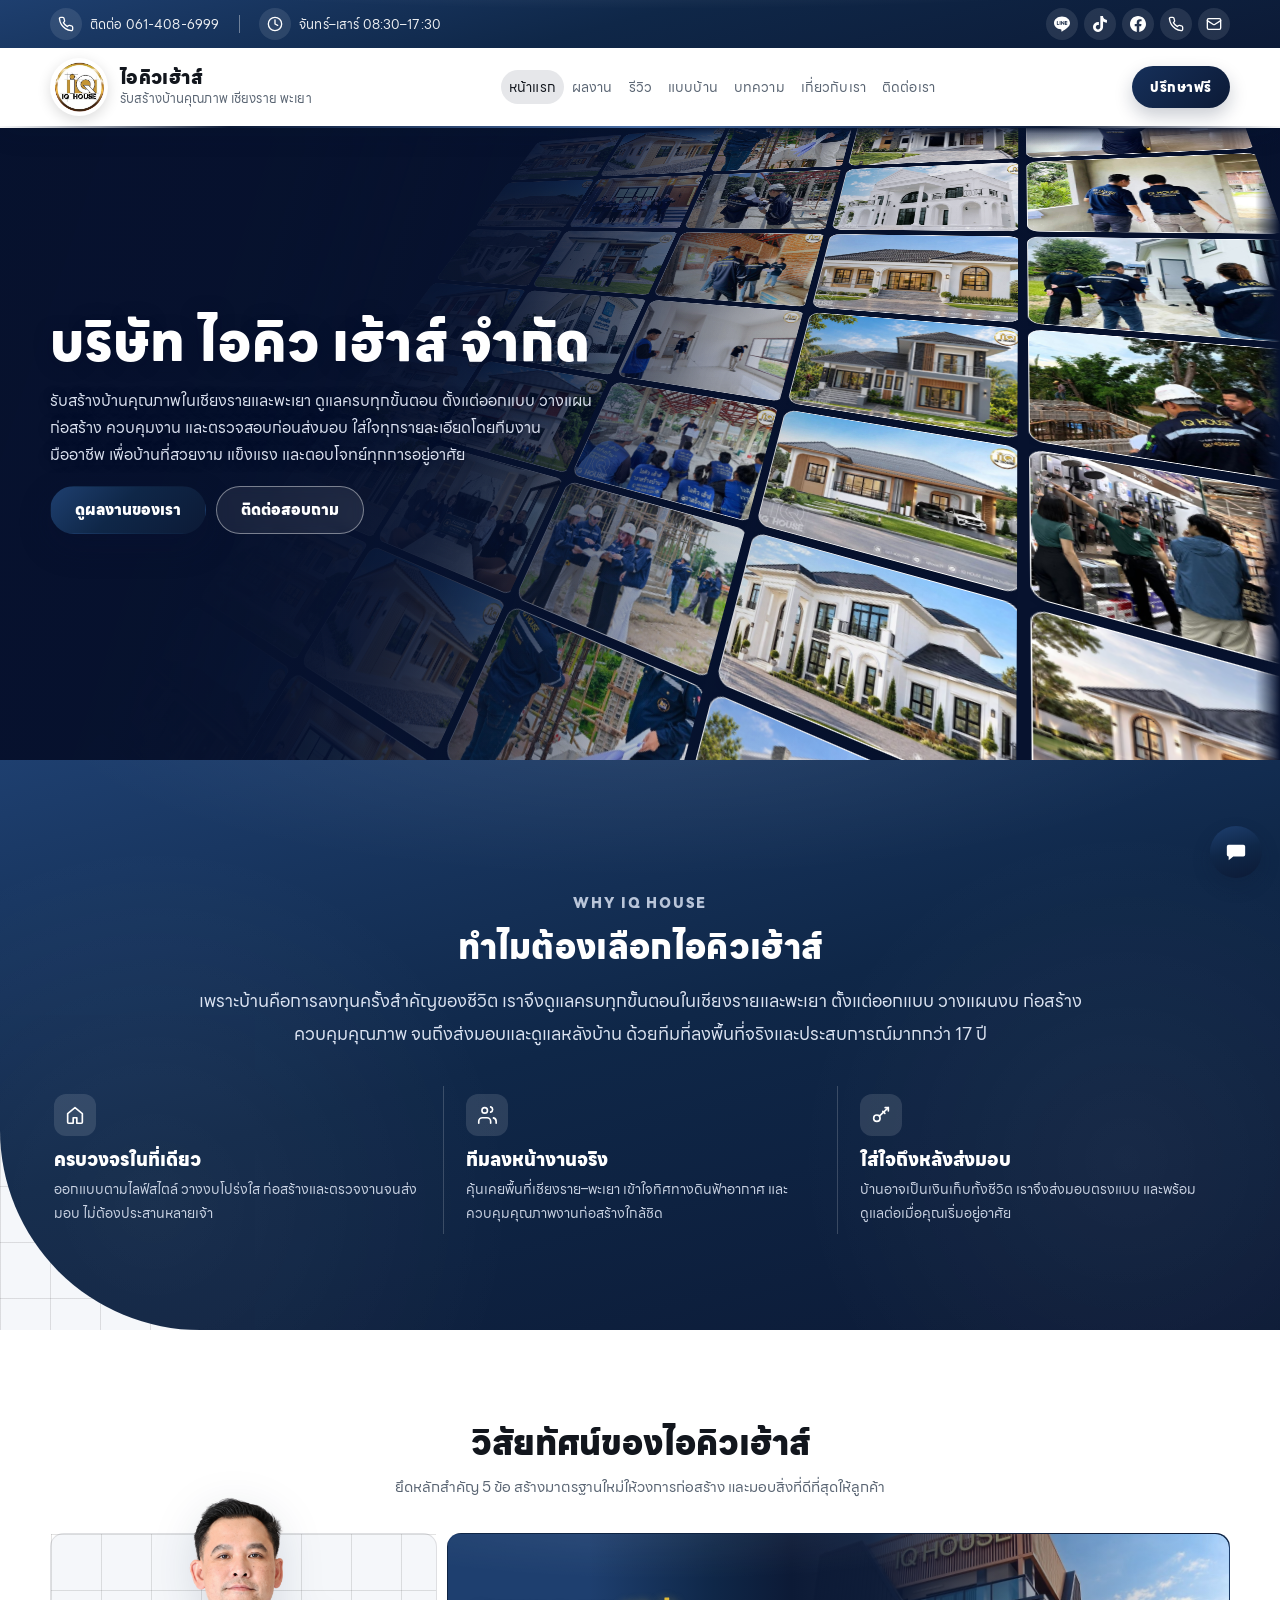
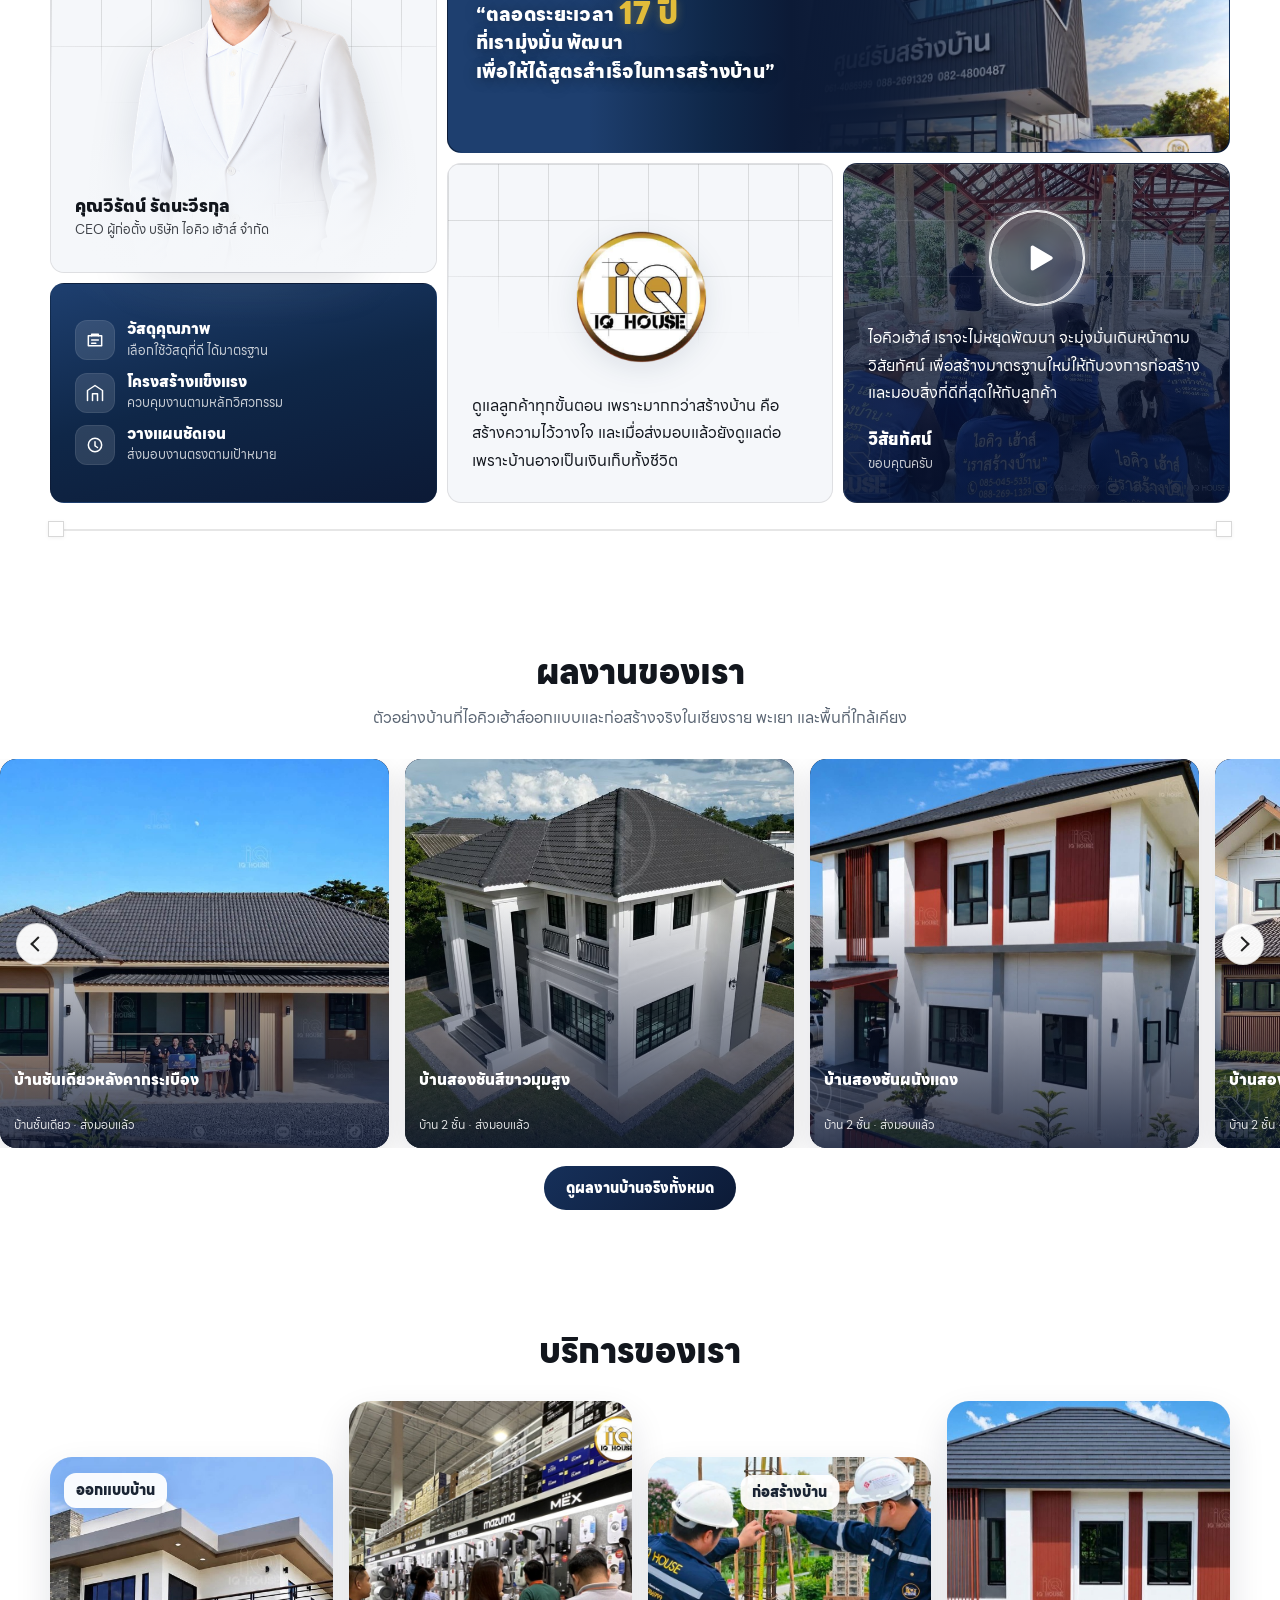
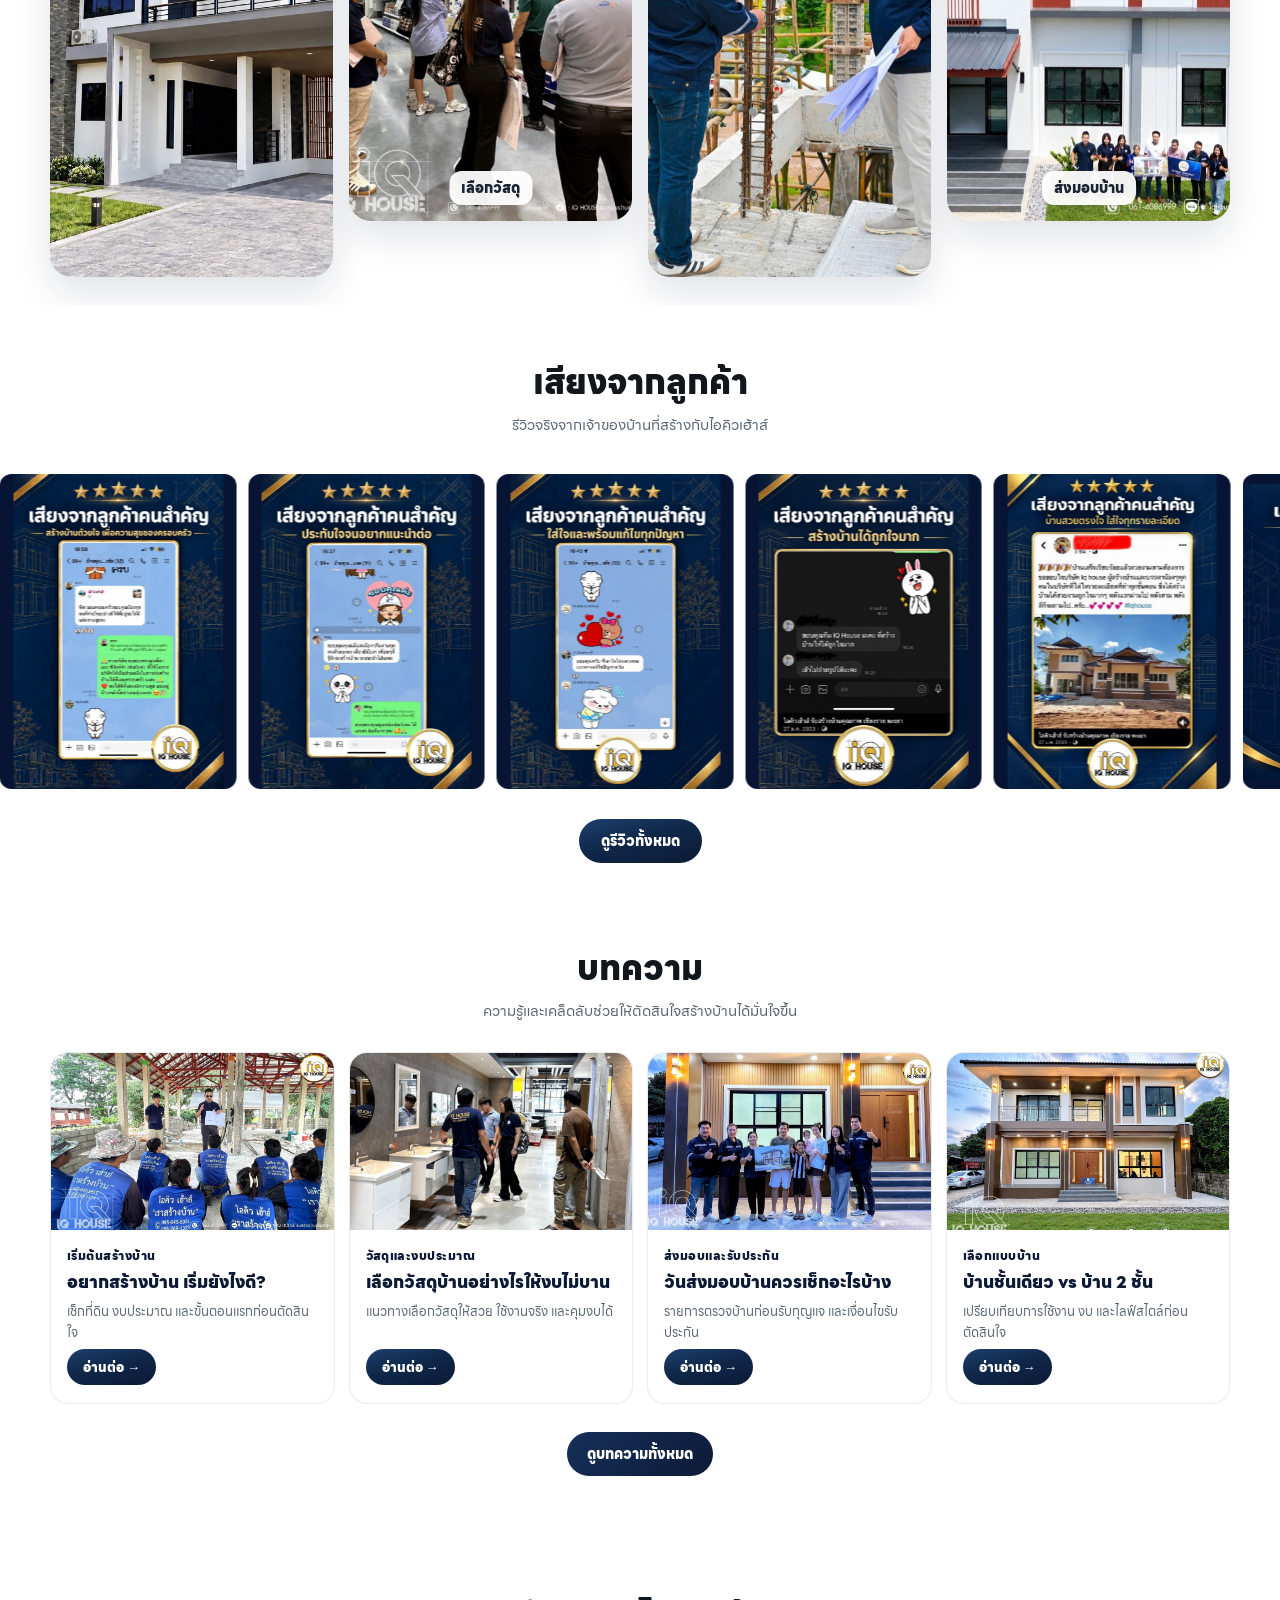
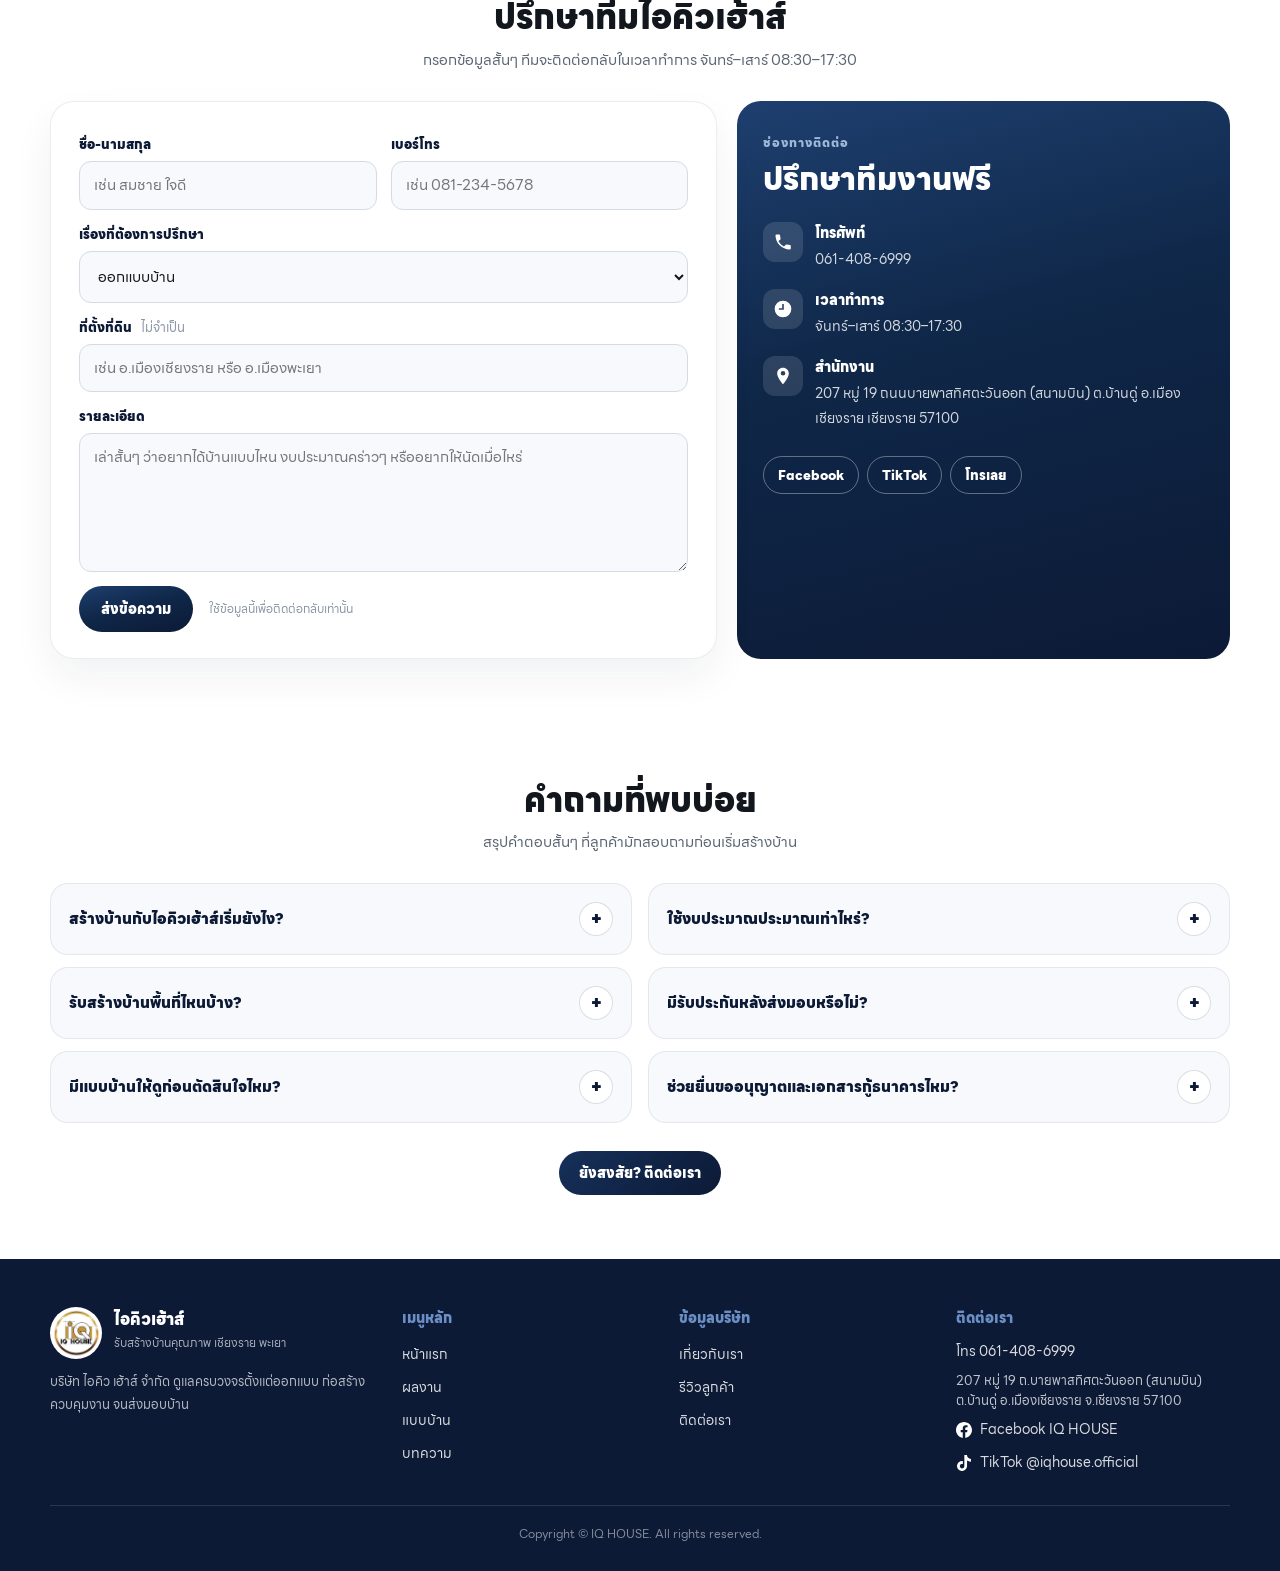
<file: index.html>
﻿<!DOCTYPE html><html lang="th"><head prefix="og: http://ogp.me/ns# fb: http://ogp.me/ns/fb# website: http://ogp.me/ns/website#">
<link rel="canonical" href="http://localhost/iqhouse/">
<meta charset="utf-8">
<meta name="viewport" content="width=device-width, initial-scale=1, viewport-fit=cover">
<link rel="icon" href="images/favicon.png?v=1" type="image/png">
<script>if("scrollRestoration"in history)history.scrollRestoration="manual";window.scrollTo(0,0);</script>
<title>ไอคิวเฮ้าส์ รับสร้างบ้านคุณภาพ เชียงราย พะเยา | IQ HOUSE</title>
<meta name="description" content="ไอคิวเฮ้าส์ บริษัทรับสร้างบ้านคุณภาพในเชียงรายและพะเยา บริการออกแบบ วางงบประมาณ และก่อสร้างบ้านครบวงจร บ้านแข็งแรง สวยงาม น่าอยู่">
<meta name="keywords" content="ไอคิวเฮ้าส์,รับสร้างบ้าน,สร้างบ้านเชียงราย,สร้างบ้านพะเยา,รับสร้างบ้านคุณภาพ,IQ HOUSE">
<meta property="og:type" content="website">
<meta property="og:title" content="ไอคิวเฮ้าส์ รับสร้างบ้านคุณภาพ เชียงราย พะเยา">
<meta property="og:url" content="http://localhost/iqhouse/">
<meta property="og:image" content="top/images/___facebook.jpg">
<meta property="og:site_name" content="IQ HOUSE | ไอคิวเฮ้าส์">
<meta property="og:description" content="รับสร้างบ้านคุณภาพในเชียงรายและพะเยา ออกแบบ ก่อสร้าง และดูแลครบวงจร เพื่อบ้านที่แข็งแรง สวยงาม และน่าอยู่">
<meta property="fb:admins" content="100003733490215">
<link rel="stylesheet" href="https://www.daiwahouse.co.jp/jutaku/common/css/rn03/base.css">
<link rel="stylesheet" href="https://www.daiwahouse.co.jp/jutaku/common/css/rn03/parts.css">
<script src="https://www.daiwahouse.co.jp/jutaku/common/js/rn03/jquery.js"></script>
<script src="https://www.daiwahouse.co.jp/common/js/jquery.cookie.js"></script>
<script src="https://www.daiwahouse.co.jp/jutaku/common/js/rn03/common.js"></script>
<script src="https://www.daiwahouse.co.jp/jutaku/common/js/rn03/loader.js"></script>

<link rel="stylesheet" href="https://www.daiwahouse.co.jp/jutaku/css/splide.min.css">
<script src="https://www.daiwahouse.co.jp/jutaku/js/splide.min.js"></script>
<script src="https://www.daiwahouse.co.jp/jutaku/js/splide-extension-auto-scroll.min.js"></script>
<link rel="stylesheet" href="https://www.daiwahouse.co.jp/common/css/rn04/swiper_n1.css">
<link rel="stylesheet" href="https://www.daiwahouse.co.jp/jutaku/css/n2_index.css">
<link rel="stylesheet" href="css/slider-cover.css?v=20261005d">
<link rel="stylesheet" href="css/hero-marquee3d.css?v=20261116e">
<link rel="stylesheet" href="css/header.css?v=20261116a">
<link rel="stylesheet" href="css/works.css?v=20260930b">
<link rel="stylesheet" href="css/services-stack.css?v=20260930h">
<link rel="stylesheet" href="css/about.css?v=20260925a">
<link rel="stylesheet" href="https://cdn.jsdelivr.net/npm/swiper@11/swiper-bundle.min.css">
<link rel="stylesheet" href="css/fonts.css?v=20260925b">
<link rel="stylesheet" href="css/site-pages.css?v=20261003p">
<link rel="stylesheet" href="css/home-extra.css?v=20261116f">
<link rel="stylesheet" href="css/testimonial-bento.css?v=20261005l">
<link rel="stylesheet" href="css/why-choose.css?v=20261003u">
<link rel="stylesheet" href="css/responsive.css?v=20261116e">
<script src="https://www.daiwahouse.co.jp/common/js/rn04/swiper_n1.js"></script>
<script src="https://www.daiwahouse.co.jp/jutaku/js/n2_index_loader.js"></script>
<script src="https://www.daiwahouse.co.jp/jutaku/js/n2_index.js"></script>
<script type="application/ld+json">
{
"@context" : "https://schema.org",
"@type" : "LocalBusiness",
"name" : "ไอคิวเฮ้าส์ IQ HOUSE",
"url" : "http://localhost/iqhouse/",
"description" : "รับสร้างบ้านคุณภาพในเชียงรายและพะเยา บริการออกแบบ วางงบประมาณ และก่อสร้างครบวงจร",
"areaServed" : ["เชียงราย", "พะเยา"],
"contactPoint" : [
{ "@type" : "ContactPoint",
"telephone" : "unavailable",
"contactType" : "customer service"
} ]
}
</script>
<script type="application/ld+json">
{
"@context": "https://schema.org",
"@type": "WebPage",
"name": "ไอคิวเฮ้าส์ รับสร้างบ้านคุณภาพ เชียงราย พะเยา",
"description": "บริษัทรับสร้างบ้านคุณภาพในจังหวัดเชียงรายและพะเยา ดูแลครบวงจรตั้งแต่ออกแบบจนส่งมอบบ้าน",
"inLanguage": "th"
}
</script>

                                <script>!function(e){var n="https://s.go-mpulse.net/boomerang/";if("False"=="True")e.BOOMR_config=e.BOOMR_config||{},e.BOOMR_config.PageParams=e.BOOMR_config.PageParams||{},e.BOOMR_config.PageParams.pci=!0,n="https://s2.go-mpulse.net/boomerang/";if(window.BOOMR_API_key="99T4F-X5RHM-4VMSX-9ES3T-CUFGC",function(){function e(){if(!i){var e=document.createElement("script");e.id="boomr-scr-as",e.src=window.BOOMR.url,e.async=!0,o.parentNode.appendChild(e),i=!0}}function t(e){i=!0;var n,t,a,r,d=document,O=window;if(window.BOOMR.snippetMethod=e?"if":"i",t=function(e,n){var t=d.createElement("script");t.id=n||"boomr-if-as",t.src=window.BOOMR.url,BOOMR_lstart=(new Date).getTime(),e=e||d.body,e.appendChild(t)},!window.addEventListener&&window.attachEvent&&navigator.userAgent.match(/MSIE [67]\./))return window.BOOMR.snippetMethod="s",void t(o.parentNode,"boomr-async");a=document.createElement("IFRAME"),a.src="about:blank",a.title="",a.role="presentation",a.loading="eager",r=(a.frameElement||a).style,r.width=0,r.height=0,r.border=0,r.display="none",o.parentNode.appendChild(a);try{O=a.contentWindow,d=O.document.open()}catch(_){n=document.domain,a.src="javascript:var d=document.open();d.domain='"+n+"';void(0);",O=a.contentWindow,d=O.document.open()}if(n)d._boomrl=function(){this.domain=n,t()},d.write("<bo"+"dy onload='document._boomrl();'>");else if(O._boomrl=function(){t()},O.addEventListener)O.addEventListener("load",O._boomrl,!1);else if(O.attachEvent)O.attachEvent("onload",O._boomrl);d.close()}function a(e){window.BOOMR_onload=e&&e.timeStamp||(new Date).getTime()}if(!window.BOOMR||!window.BOOMR.version&&!window.BOOMR.snippetExecuted){window.BOOMR=window.BOOMR||{},window.BOOMR.snippetStart=(new Date).getTime(),window.BOOMR.snippetExecuted=!0,window.BOOMR.snippetVersion=12,window.BOOMR.url=n+"99T4F-X5RHM-4VMSX-9ES3T-CUFGC";var o=document.currentScript||document.getElementsByTagName("script")[0],i=!1,r=document.createElement("link");if(r.relList&&"function"==typeof r.relList.supports&&r.relList.supports("preload")&&"as"in r)window.BOOMR.snippetMethod="p",r.href=window.BOOMR.url,r.rel="preload",r.as="script",r.addEventListener("load",e),r.addEventListener("error",function(){t(!0)}),setTimeout(function(){if(!i)t(!0)},3e3),BOOMR_lstart=(new Date).getTime(),o.parentNode.appendChild(r);else t(!1);if(window.addEventListener)window.addEventListener("load",a,!1);else if(window.attachEvent)window.attachEvent("onload",a)}}(),"".length>0)if(e&&"performance"in e&&e.performance&&"function"==typeof e.performance.setResourceTimingBufferSize)e.performance.setResourceTimingBufferSize();!function(){if(BOOMR=e.BOOMR||{},BOOMR.plugins=BOOMR.plugins||{},!BOOMR.plugins.AK){var n=""=="true"?1:0,t="",a="h2ct3ayx3zblc2uskryq-f-58a082e0c-clientnsv4-s.akamaihd.net",o="false"=="true"?2:1,i={"ak.v":"41","ak.cp":"545221","ak.ai":parseInt("354444",10),"ak.ol":"0","ak.cr":3,"ak.ipv":4,"ak.proto":"http/1.1","ak.rid":"15d122ed","ak.r":48547,"ak.a2":n,"ak.m":"b","ak.n":"essl","ak.cport":55974,"ak.gh":"2.16.7.156","ak.quicv":"","ak.tlsv":"tls1.2","ak.0rtt":"","ak.0rtt.ed":"","ak.csrc":"-","ak.acc":"bbr","ak.t":"1787974769","ak.ak":"hOBiQwZUYzCg5VSAfCLimQ==R3kLGjUaFVGB/wHkaEGFMIAjscJUwVzxrrVID1NjqKPTdy3SoXsdIfx4PPoHBF1NCd4yj5IFGudCbQq4A0EM4rK/7GnH5XegDbrqXa6hK8ebHpR4N4bia9AfeiaBzBdnYtm1n/vgeuz2NLTVs6msT4wnyZ6DVDgjfwKwabyxqU3xchNLjtZPMAyJAoGzXd5+PPow5qU3WVh8a/HCIXF4n6Fk20QjlRMNgrNK6BKpTVLg3BpJ3XJrrztD12rkBJXq5BTKCSinbkOaSq4A2U8anKxiAgYq/JGEI+UqsieTJhdceHNQKYL0JCDmMRapdBWamSmqWLiRyMBUu2nYqXP9qAO+TNjEHf5CIefkqdCupwl26gEEOSFlNUVud2mWLds5zINDgkVuKBrpKoyll0RsimmR2qa3fxLYeoBiuvQJYTA=","ak.pv":"73","ak.dpoabenc":"","ak.tf":o};if(""!==t)i["ak.ruds"]=t;var r={i:!1,av:function(n){var t="http.initiator";if(n&&(!n[t]||"spa_hard"===n[t]))i["ak.feo"]=void 0!==e.aFeoApplied?1:0,BOOMR.addVar(i)},rv:function(){var e=["ak.cport","ak.cr","ak.csrc","ak.gh","ak.ipv","ak.m","ak.n","ak.ol","ak.proto","ak.quicv","ak.tlsv","ak.0rtt","ak.0rtt.ed","ak.r","ak.acc","ak.t","ak.tf"];BOOMR.removeVar(e)}};BOOMR.plugins.AK={akVars:i,akDNSPreFetchDomain:a,init:function(){if(!r.i){var e=BOOMR.subscribe;e("before_beacon",r.av,null,null),e("onbeacon",r.rv,null,null),r.i=!0}return this},is_complete:function(){return!0}}}}()}(window);</script><link href="https://s.go-mpulse.net/boomerang/99T4F-X5RHM-4VMSX-9ES3T-CUFGC" rel="preload" as="script"></head><body class="theme-a opSubHeaderOff"><iframe src="about:blank" title="" role="presentation" loading="eager" style="width: 0px; height: 0px; border: 0px; display: none;"></iframe>

<div id="nHeaderWrap">
<!-- /common/inc/gtm.inc [[ START ]] -->
<script>(function(w,d,s,l,i){w[l]=w[l]||[];w[l].push({'gtm.start':
new Date().getTime(),event:'gtm.js'});var f=d.getElementsByTagName(s)[0],
j=d.createElement(s),dl=l!='dataLayer'?'&l='+l:'';j.async=true;j.src=
'https://www.googletagmanager.com/gtm.js?id='+i+dl;f.parentNode.insertBefore(j,f);
})(window,document,'script','dataLayer','GTM-WRL2FND');</script>
<!-- /common/inc/gtm.inc [[ END ]] -->
<!-- /jutaku/common/inc/rn03/global-header.html [[ START ]] -->
<div id="headerJt"></div>
<div id="g_header"></div>
<div id="nHeader">
<header class="iqNav" id="iqNav" data-iq-nav>
  <div class="iqTopbar">
    <div class="iqTopbar__inner">
      <ul class="iqTopbar__info">
        <li class="iqTopbar__phone">
          <a href="tel:0614086999">
            <span class="iqTopbar__mark"><img src="images/site/icons/phone.svg" alt="" width="16" height="16"></span>
            ติดต่อ 061-408-6999
          </a>
        </li>
        <li class="iqTopbar__hours">
          <span>
            <span class="iqTopbar__mark"><img src="images/site/icons/clock.svg" alt="" width="16" height="16"></span>
            จันทร์–เสาร์ 08:30–17:30
          </span>
        </li>
      </ul>
      <ul class="iqTopbar__social" aria-label="ช่องทางติดต่อ">
        <li>
          <a href="contact.html" aria-label="LINE">
            <img src="images/site/icons/line.svg" alt="" width="16" height="16">
          </a>
        </li>
        <li>
          <a href="https://www.tiktok.com/@iqhouse.official" target="_blank" rel="noopener" aria-label="TikTok">
            <img src="images/site/icons/tiktok.svg" alt="" width="16" height="16">
          </a>
        </li>
        <li>
          <a href="https://www.facebook.com/profile.php?id=100057537335184" target="_blank" rel="noopener" aria-label="Facebook">
            <img src="images/site/icons/facebook.svg" alt="" width="16" height="16">
          </a>
        </li>
        <li>
          <a href="tel:0614086999" aria-label="โทร 061-408-6999">
            <img src="images/site/icons/phone.svg" alt="" width="16" height="16">
          </a>
        </li>
        <li>
          <a href="contact.html" aria-label="อีเมล">
            <img src="images/site/icons/email.svg" alt="" width="16" height="16">
          </a>
        </li>
      </ul>
    </div>
  </div>
  <div class="iqNav__bar">
    <a class="iqNav__logo" href="index.html" aria-label="IQ HOUSE">
      <img src="images/iqhouse-logo.png" alt="IQ HOUSE" width="58" height="58">
      <span class="iqNav__brand">
        <strong>ไอคิวเฮ้าส์</strong>
        <em>รับสร้างบ้านคุณภาพ เชียงราย พะเยา</em>
      </span>
    </a>

    <nav class="iqNav__menu" id="iqNavMenu" aria-label="เมนูหลัก">
      <a class="iqNav__link is-active" href="index.html">หน้าแรก</a>
      <a class="iqNav__link" href="portfolio.html">ผลงาน</a>
      <a class="iqNav__link" href="reviews.html">รีวิว</a>
      <a class="iqNav__link" href="designs.html">แบบบ้าน</a>
      <a class="iqNav__link" href="articles.html">บทความ</a>
      <a class="iqNav__link" href="about.html">เกี่ยวกับเรา</a>
      <a class="iqNav__link" href="contact.html">ติดต่อเรา</a>
    </nav>

    <div class="iqNav__actions">
      <a class="iqNav__cta" href="https://www.facebook.com/profile.php?id=100057537335184" target="_blank" rel="noopener">ปรึกษาฟรี</a>
      <button class="iqNav__toggle" type="button" aria-label="เปิดเมนู" aria-expanded="false" aria-controls="iqNavMenu">
        <span></span><span></span><span></span>
      </button>
    </div>
  </div>
</header>

<!-- keep legacy hooks hidden for old scripts -->
<div class="nHeader_in" style="display:none !important" aria-hidden="true">
<span class="nHeader_id"><a href="index.html">IQ HOUSE</a></span>
<ul class="nHeader_nav">
<li class="nHeader_item" id="nHeader_item-cate1"><a href="portfolio.html">ผลงาน</a></li>
<li class="nHeader_item" id="nHeader_item-cate2"><a href="designs.html">แบบบ้าน</a></li>
<li class="nHeader_item" id="nHeader_item-cate4"><a href="about.html">เกี่ยวกับเรา</a></li>
<li class="nHeader_item" id="nHeader_item-cate5"><a href="contact.html">ติดต่อเรา</a></li>
</ul>
<span class="nHeader_btn" id="fnHeader_btn"><span></span><span></span><span></span></span>
<span class="nHeader_search" id="fnHeader_search"></span>
<div class="hdrMyDaiwaHouse" id="hdr_nologin" style="display:none"></div>
<div class="hdrMyDaiwaHouse hdrMyDaiwaHouse_login" id="hdr_login" style="display:none"></div>
<a href="http://localhost/iqhouse/" class="nHeader_logo"><img src="images/iqhouse-logo.png" alt="IQ HOUSE" width="56" height="56"></a>
</div>
<div class="nHeader_form" style="display:none !important" aria-hidden="true"></div>
<div class="nHeader_menu" id="fnHeader_menu" style="display:none !important" aria-hidden="true"></div>
<div id="nSpNav" style="display:none !important" aria-hidden="true"></div>
<!-- /jutaku/common/inc/rn03/global-header.html [[ END ]] -->
</div>
</div>
<div class="utility-n1" id="utility">
<div class="utility_in">
<div class="utility_breadcrumbs">
<p class="breadcrumbs_item utility_active">ไอคิวเฮ้าส์ รับสร้างบ้านคุณภาพ เชียงราย พะเยา</p>
</div>
</div>
</div>
<!-- main_site search -->

<div id="container">
<section class="iqCover" id="iqCover" aria-label="แนะนำ IQ HOUSE">
  <div class="iqCover__media iqCover__media--hidden" aria-hidden="true"></div>

  <div class="iqCover__marquee3d" aria-hidden="true">
    <div class="iqCover__marqueeStage">
                  <div class="iqCover__marqueeTilt">
        <div class="iqMarquee iqMarquee--down">
          <div class="iqMarquee__group">
            <article class="iqReviewCard iqReviewCard--photo"><img src="images/site/album/houses/2f-dusk.jpg" alt="" width="400" height="280" loading="lazy" decoding="async"></article>
            <article class="iqReviewCard iqReviewCard--photo"><img src="images/site/album/houses/1f-group.jpg" alt="" width="400" height="280" loading="lazy" decoding="async"></article>
            <article class="iqReviewCard iqReviewCard--photo"><img src="images/site/album/houses/2f-aerial.jpg" alt="" width="400" height="280" loading="lazy" decoding="async"></article>
            <article class="iqReviewCard iqReviewCard--photo"><img src="images/site/album/houses/2f-red.jpg" alt="" width="400" height="280" loading="lazy" decoding="async"></article>
            <article class="iqReviewCard iqReviewCard--photo"><img src="images/site/album/houses/2f-whitewood.jpg" alt="" width="400" height="280" loading="lazy" decoding="async"></article>
            <article class="iqReviewCard iqReviewCard--photo"><img src="images/site/album/houses/1f-gray.jpg" alt="" width="400" height="280" loading="lazy" decoding="async"></article>
          </div>
          <div class="iqMarquee__group" aria-hidden="true">
            <article class="iqReviewCard iqReviewCard--photo"><img src="images/site/album/houses/2f-dusk.jpg" alt="" width="400" height="280" loading="lazy" decoding="async"></article>
            <article class="iqReviewCard iqReviewCard--photo"><img src="images/site/album/houses/1f-group.jpg" alt="" width="400" height="280" loading="lazy" decoding="async"></article>
            <article class="iqReviewCard iqReviewCard--photo"><img src="images/site/album/houses/2f-aerial.jpg" alt="" width="400" height="280" loading="lazy" decoding="async"></article>
            <article class="iqReviewCard iqReviewCard--photo"><img src="images/site/album/houses/2f-red.jpg" alt="" width="400" height="280" loading="lazy" decoding="async"></article>
            <article class="iqReviewCard iqReviewCard--photo"><img src="images/site/album/houses/2f-whitewood.jpg" alt="" width="400" height="280" loading="lazy" decoding="async"></article>
            <article class="iqReviewCard iqReviewCard--photo"><img src="images/site/album/houses/1f-gray.jpg" alt="" width="400" height="280" loading="lazy" decoding="async"></article>
          </div>
        </div>

        <div class="iqMarquee">
          <div class="iqMarquee__group">
            <article class="iqReviewCard iqReviewCard--photo"><img src="images/site/album/houses/1f-compact.jpg" alt="" width="400" height="280" loading="lazy" decoding="async"></article>
            <article class="iqReviewCard iqReviewCard--photo"><img src="images/site/album/houses/handover-family.jpg" alt="" width="400" height="280" loading="lazy" decoding="async"></article>
            <article class="iqReviewCard iqReviewCard--photo"><img src="images/site/album/houses/handover-lawn.jpg" alt="" width="400" height="280" loading="lazy" decoding="async"></article>
            <article class="iqReviewCard iqReviewCard--photo"><img src="images/site/album/houses/dorm-at10.jpg" alt="" width="400" height="280" loading="lazy" decoding="async"></article>
            <article class="iqReviewCard iqReviewCard--photo"><img src="images/site/album/houses/handover-red.jpg" alt="" width="400" height="280" loading="lazy" decoding="async"></article>
            <article class="iqReviewCard iqReviewCard--photo"><img src="images/site/album/houses/handover-office.jpg" alt="" width="400" height="280" loading="lazy" decoding="async"></article>
          </div>
          <div class="iqMarquee__group" aria-hidden="true">
            <article class="iqReviewCard iqReviewCard--photo"><img src="images/site/album/houses/1f-compact.jpg" alt="" width="400" height="280" loading="lazy" decoding="async"></article>
            <article class="iqReviewCard iqReviewCard--photo"><img src="images/site/album/houses/handover-family.jpg" alt="" width="400" height="280" loading="lazy" decoding="async"></article>
            <article class="iqReviewCard iqReviewCard--photo"><img src="images/site/album/houses/handover-lawn.jpg" alt="" width="400" height="280" loading="lazy" decoding="async"></article>
            <article class="iqReviewCard iqReviewCard--photo"><img src="images/site/album/houses/dorm-at10.jpg" alt="" width="400" height="280" loading="lazy" decoding="async"></article>
            <article class="iqReviewCard iqReviewCard--photo"><img src="images/site/album/houses/handover-red.jpg" alt="" width="400" height="280" loading="lazy" decoding="async"></article>
            <article class="iqReviewCard iqReviewCard--photo"><img src="images/site/album/houses/handover-office.jpg" alt="" width="400" height="280" loading="lazy" decoding="async"></article>
          </div>
        </div>

        <div class="iqMarquee iqMarquee--down">
          <div class="iqMarquee__group">
            <article class="iqReviewCard iqReviewCard--photo"><img src="images/site/album/work/rebar.jpg" alt="" width="400" height="280" loading="lazy" decoding="async"></article>
            <article class="iqReviewCard iqReviewCard--photo"><img src="images/site/album/work/steel.jpg" alt="" width="400" height="280" loading="lazy" decoding="async"></article>
            <article class="iqReviewCard iqReviewCard--photo"><img src="images/site/album/work/brick.jpg" alt="" width="400" height="280" loading="lazy" decoding="async"></article>
            <article class="iqReviewCard iqReviewCard--photo"><img src="images/site/album/work/room.jpg" alt="" width="400" height="280" loading="lazy" decoding="async"></article>
            <article class="iqReviewCard iqReviewCard--photo"><img src="images/site/album/work/meeting.jpg" alt="" width="400" height="280" loading="lazy" decoding="async"></article>
            <article class="iqReviewCard iqReviewCard--photo"><img src="images/site/album/work/plans.jpg" alt="" width="400" height="280" loading="lazy" decoding="async"></article>
          </div>
          <div class="iqMarquee__group" aria-hidden="true">
            <article class="iqReviewCard iqReviewCard--photo"><img src="images/site/album/work/rebar.jpg" alt="" width="400" height="280" loading="lazy" decoding="async"></article>
            <article class="iqReviewCard iqReviewCard--photo"><img src="images/site/album/work/steel.jpg" alt="" width="400" height="280" loading="lazy" decoding="async"></article>
            <article class="iqReviewCard iqReviewCard--photo"><img src="images/site/album/work/brick.jpg" alt="" width="400" height="280" loading="lazy" decoding="async"></article>
            <article class="iqReviewCard iqReviewCard--photo"><img src="images/site/album/work/room.jpg" alt="" width="400" height="280" loading="lazy" decoding="async"></article>
            <article class="iqReviewCard iqReviewCard--photo"><img src="images/site/album/work/meeting.jpg" alt="" width="400" height="280" loading="lazy" decoding="async"></article>
            <article class="iqReviewCard iqReviewCard--photo"><img src="images/site/album/work/plans.jpg" alt="" width="400" height="280" loading="lazy" decoding="async"></article>
          </div>
        </div>

        <div class="iqMarquee">
          <div class="iqMarquee__group">
            <article class="iqReviewCard iqReviewCard--photo"><img src="images/site/album/designs/2f-modern.jpg" alt="" width="400" height="280" loading="lazy" decoding="async"></article>
            <article class="iqReviewCard iqReviewCard--photo"><img src="images/site/album/designs/2f-classic.jpg" alt="" width="400" height="280" loading="lazy" decoding="async"></article>
            <article class="iqReviewCard iqReviewCard--photo"><img src="images/site/album/designs/1f-porch.jpg" alt="" width="400" height="280" loading="lazy" decoding="async"></article>
            <article class="iqReviewCard iqReviewCard--photo"><img src="images/site/album/designs/2f-mountain.jpg" alt="" width="400" height="280" loading="lazy" decoding="async"></article>
            <article class="iqReviewCard iqReviewCard--photo"><img src="images/site/album/designs/1f-carport.jpg" alt="" width="400" height="280" loading="lazy" decoding="async"></article>
            <article class="iqReviewCard iqReviewCard--photo"><img src="images/site/album/designs/2f-mansion.jpg" alt="" width="400" height="280" loading="lazy" decoding="async"></article>
          </div>
          <div class="iqMarquee__group" aria-hidden="true">
            <article class="iqReviewCard iqReviewCard--photo"><img src="images/site/album/designs/2f-modern.jpg" alt="" width="400" height="280" loading="lazy" decoding="async"></article>
            <article class="iqReviewCard iqReviewCard--photo"><img src="images/site/album/designs/2f-classic.jpg" alt="" width="400" height="280" loading="lazy" decoding="async"></article>
            <article class="iqReviewCard iqReviewCard--photo"><img src="images/site/album/designs/1f-porch.jpg" alt="" width="400" height="280" loading="lazy" decoding="async"></article>
            <article class="iqReviewCard iqReviewCard--photo"><img src="images/site/album/designs/2f-mountain.jpg" alt="" width="400" height="280" loading="lazy" decoding="async"></article>
            <article class="iqReviewCard iqReviewCard--photo"><img src="images/site/album/designs/1f-carport.jpg" alt="" width="400" height="280" loading="lazy" decoding="async"></article>
            <article class="iqReviewCard iqReviewCard--photo"><img src="images/site/album/designs/2f-mansion.jpg" alt="" width="400" height="280" loading="lazy" decoding="async"></article>
          </div>
        </div>

        <div class="iqMarquee iqMarquee--down">
          <div class="iqMarquee__group">
            <article class="iqReviewCard iqReviewCard--photo"><img src="images/site/album/work/switch.jpg" alt="" width="400" height="280" loading="lazy" decoding="async"></article>
            <article class="iqReviewCard iqReviewCard--photo"><img src="images/site/album/work/wall.jpg" alt="" width="400" height="280" loading="lazy" decoding="async"></article>
            <article class="iqReviewCard iqReviewCard--photo"><img src="images/site/album/work/exterior.jpg" alt="" width="400" height="280" loading="lazy" decoding="async"></article>
            <article class="iqReviewCard iqReviewCard--photo"><img src="images/site/album/work/river.jpg" alt="" width="400" height="280" loading="lazy" decoding="async"></article>
            <article class="iqReviewCard iqReviewCard--photo"><img src="images/site/album/work/showroom-explain.jpg" alt="" width="400" height="280" loading="lazy" decoding="async"></article>
            <article class="iqReviewCard iqReviewCard--photo"><img src="images/site/album/designs/1f-evening.jpg" alt="" width="400" height="280" loading="lazy" decoding="async"></article>
          </div>
          <div class="iqMarquee__group" aria-hidden="true">
            <article class="iqReviewCard iqReviewCard--photo"><img src="images/site/album/work/switch.jpg" alt="" width="400" height="280" loading="lazy" decoding="async"></article>
            <article class="iqReviewCard iqReviewCard--photo"><img src="images/site/album/work/wall.jpg" alt="" width="400" height="280" loading="lazy" decoding="async"></article>
            <article class="iqReviewCard iqReviewCard--photo"><img src="images/site/album/work/exterior.jpg" alt="" width="400" height="280" loading="lazy" decoding="async"></article>
            <article class="iqReviewCard iqReviewCard--photo"><img src="images/site/album/work/river.jpg" alt="" width="400" height="280" loading="lazy" decoding="async"></article>
            <article class="iqReviewCard iqReviewCard--photo"><img src="images/site/album/work/showroom-explain.jpg" alt="" width="400" height="280" loading="lazy" decoding="async"></article>
            <article class="iqReviewCard iqReviewCard--photo"><img src="images/site/album/designs/1f-evening.jpg" alt="" width="400" height="280" loading="lazy" decoding="async"></article>
          </div>
        </div>
      </div>
      <div class="iqCover__marqueeFade" aria-hidden="true"></div>
    </div>
  </div>

  <div class="iqCover__blend" aria-hidden="true"></div>

  <div class="iqCover__content">
    <div class="iqCover__inner">
      <div class="iqCover__brand">
        <h1 class="iqCover__name">บริษัท ไอคิว เฮ้าส์ จำกัด</h1>
        <p class="iqCover__slogan">รับสร้างบ้านคุณภาพในเชียงรายและพะเยา ดูแลครบทุกขั้นตอน ตั้งแต่ออกแบบ วางแผน ก่อสร้าง ควบคุมงาน และตรวจสอบก่อนส่งมอบ ใส่ใจทุกรายละเอียดโดยทีมงาน<span class="iqCover__keep">มืออาชีพ</span> เพื่อบ้านที่สวยงาม แข็งแรง และตอบโจทย์ทุกการอยู่อาศัย</p>
        <div class="iqCover__actions">
          <a class="iqCover__btn" href="#iqWorks">ดูผลงานของเรา</a>
          <a class="iqCover__btn iqCover__btn--ghost" href="https://www.facebook.com/profile.php?id=100057537335184" target="_blank" rel="noopener">ติดต่อสอบถาม</a>
        </div>
      </div>
    </div>
  </div>
</section>

<!-- IQ HOUSE Why Choose [[ START ]] -->
<section class="iqWhy" id="iqWhy" aria-labelledby="iqWhyTitle">
  <div class="iqWhy__panel">
    <div class="iqWhy__inner">
      <p class="iqWhy__eyebrow">Why IQ HOUSE</p>
      <h2 id="iqWhyTitle" class="iqWhy__title">ทำไมต้องเลือกไอคิวเฮ้าส์</h2>
      <p class="iqWhy__lead">
        เพราะบ้านคือการลงทุนครั้งสำคัญของชีวิต เราจึงดูแลครบทุกขั้นตอนในเชียงรายและพะเยา
        ตั้งแต่ออกแบบ วางแผนงบ ก่อสร้าง ควบคุมคุณภาพ จนถึงส่งมอบและดูแลหลังบ้าน
        ด้วยทีมที่ลงพื้นที่จริงและประสบการณ์มากกว่า 17 ปี
      </p>
      <ul class="iqWhy__points">
        <li class="iqWhy__point">
          <span class="iqWhy__pointNum" aria-hidden="true"><svg width="22" height="22" viewBox="0 0 24 24" fill="none" stroke="currentColor" stroke-width="1.8" stroke-linecap="round" stroke-linejoin="round"><path d="M4 10.5 12 4l8 6.5V20a1 1 0 0 1-1 1h-5v-6H10v6H5a1 1 0 0 1-1-1v-9.5z"/></svg></span>
          <strong>ครบวงจรในที่เดียว</strong>
          <p>ออกแบบตามไลฟ์สไตล์ วางงบโปร่งใส ก่อสร้างและตรวจงานจนส่งมอบ ไม่ต้องประสานหลายเจ้า</p>
        </li>
        <li class="iqWhy__point">
          <span class="iqWhy__pointNum" aria-hidden="true"><svg width="22" height="22" viewBox="0 0 24 24" fill="none" stroke="currentColor" stroke-width="1.8" stroke-linecap="round" stroke-linejoin="round"><path d="M16 21v-2a4 4 0 0 0-4-4H7a4 4 0 0 0-4 4v2"/><circle cx="9.5" cy="7" r="3"/><path d="M22 21v-2a4 4 0 0 0-3-3.87"/><path d="M16 3.13a3 3 0 0 1 0 5.75"/></svg></span>
          <strong>ทีมลงหน้างานจริง</strong>
          <p>คุ้นเคยพื้นที่เชียงราย–พะเยา เข้าใจทิศทางดินฟ้าอากาศ และควบคุมคุณภาพงานก่อสร้างใกล้ชิด</p>
        </li>
        <li class="iqWhy__point">
          <span class="iqWhy__pointNum" aria-hidden="true"><svg width="22" height="22" viewBox="0 0 24 24" fill="none" stroke="currentColor" stroke-width="1.8" stroke-linecap="round" stroke-linejoin="round"><circle cx="7.5" cy="15.5" r="3.5"/><path d="M10.2 13.2 20 4"/><path d="M16.5 4H20v3.5"/><path d="M14 8l2.2 2.2"/></svg></span>
          <strong>ใส่ใจถึงหลังส่งมอบ</strong>
          <p>บ้านอาจเป็นเงินเก็บทั้งชีวิต เราจึงส่งมอบตรงแบบ และพร้อมดูแลต่อเมื่อคุณเริ่มอยู่อาศัย</p>
        </li>
      </ul>
    </div>
  </div>
</section>
<!-- IQ HOUSE Why Choose [[ END ]] -->

<!-- IQ HOUSE Vision [[ START ]] -->
<section class="iqTrust" id="iqTrust" aria-labelledby="iqTrustTitle">
  <div class="iqTrust__wrap">
    <header class="iqTrust__head">
      <h2 id="iqTrustTitle" class="iqTrust__title">วิสัยทัศน์ของไอคิวเฮ้าส์</h2>
      <p class="iqTrust__desc">ยึดหลักสำคัญ 5 ข้อ สร้างมาตรฐานใหม่ให้วงการก่อสร้าง และมอบสิ่งที่ดีที่สุดให้ลูกค้า</p>
    </header>

    <div class="iqTrust__grid iqTrust__grid--vision">
      <div class="iqTrust__col iqTrust__col--left">
        <article class="iqTrust__card iqTrust__card--tall iqTrust__card--director">
          <div class="iqTrust__gridPattern" aria-hidden="true"></div>
          <div class="iqTrust__directorFig" aria-hidden="true">
            <img class="iqTrust__directorImg" src="images/site/director-wirat-cut.png?v=2" alt="" width="520" height="693" loading="lazy">
          </div>
          <div class="iqTrust__directorFade" aria-hidden="true"></div>
          <div class="iqTrust__meta iqTrust__directorInfo">
            <div>
              <strong>คุณวิรัตน์ รัตนะวีรกุล</strong>
              <span>CEO ผู้ก่อตั้ง บริษัท ไอคิว เฮ้าส์ จำกัด</span>
            </div>
          </div>
        </article>
        <article class="iqTrust__card iqTrust__card--short iqTrust__card--blue iqTrust__card--pillars">
          <ul class="iqTrust__pillars">
            <li class="iqTrust__pillar">
              <span class="iqTrust__pillarIcon" aria-hidden="true">
                <svg viewBox="0 0 24 24" fill="none" stroke="currentColor" stroke-width="1.8"><path d="M4 7h16v12H4z"/><path d="M8 7V5h8v2"/><path d="M8 12h8M8 16h5"/></svg>
              </span>
              <span class="iqTrust__pillarText">
                <strong>วัสดุคุณภาพ</strong>
                <span>เลือกใช้วัสดุที่ดี ได้มาตรฐาน</span>
              </span>
            </li>
            <li class="iqTrust__pillar">
              <span class="iqTrust__pillarIcon" aria-hidden="true">
                <svg viewBox="0 0 24 24" fill="none" stroke="currentColor" stroke-width="1.8"><path d="M3 21V9l9-6 9 6v12"/><path d="M9 21v-8h6v8"/></svg>
              </span>
              <span class="iqTrust__pillarText">
                <strong>โครงสร้างแข็งแรง</strong>
                <span>ควบคุมงานตามหลักวิศวกรรม</span>
              </span>
            </li>
            <li class="iqTrust__pillar">
              <span class="iqTrust__pillarIcon" aria-hidden="true">
                <svg viewBox="0 0 24 24" fill="none" stroke="currentColor" stroke-width="1.8"><circle cx="12" cy="12" r="8"/><path d="M12 8v5l3 2"/></svg>
              </span>
              <span class="iqTrust__pillarText">
                <strong>วางแผนชัดเจน</strong>
                <span>ส่งมอบงานตรงตามเป้าหมาย</span>
              </span>
            </li>
          </ul>
        </article>
      </div>

      <article class="iqTrust__card iqTrust__card--short iqTrust__card--blue iqTrust__card--wide">
        <p class="iqTrust__quote">
          <span class="iqTrust__quoteLine">“ตลอดระยะเวลา <span class="iqTrust__quoteYear">17 ปี</span></span>
          <span class="iqTrust__quoteLine">ที่เรามุ่งมั่น พัฒนา</span>
          <span class="iqTrust__quoteLine">เพื่อให้ได้สูตรสำเร็จในการสร้างบ้าน”</span>
        </p>
        <div class="iqTrust__wideMedia" aria-hidden="true">
          <img src="images/site/album/office/front.jpg" alt="" width="800" height="450" loading="lazy">
        </div>
      </article>

      <article class="iqTrust__card iqTrust__card--tall iqTrust__card--values">
        <div class="iqTrust__gridPattern" aria-hidden="true"></div>
        <img class="iqTrust__valuesLogo" src="images/iqhouse-logo.png" alt="IQ HOUSE" width="168" height="168" loading="lazy">
        <p class="iqTrust__quote">ดูแลลูกค้าทุกขั้นตอน เพราะมากกว่าสร้างบ้าน คือสร้างความไว้วางใจ และเมื่อส่งมอบแล้วยังดูแลต่อ เพราะบ้านอาจเป็นเงินเก็บทั้งชีวิต</p>
      </article>

      <article class="iqTrust__card iqTrust__card--tall iqTrust__card--navy iqTrust__card--photo iqTrust__card--team">
        <img class="iqTrust__bg" src="images/site/album/work/meeting.jpg" alt="" width="800" height="1000" loading="lazy" aria-hidden="true">
        <div class="iqTrust__overlay" aria-hidden="true"></div>
        <div class="iqTrust__gridPattern" aria-hidden="true"></div>
        <button type="button" class="iqTrust__play" data-iq-video-open="iqAnniversaryVideo" aria-label="เล่นคลิปครบรอบไอคิวเฮ้าส์">
          <svg viewBox="0 0 64 64" aria-hidden="true"><path d="M25.2 16.8c-1.5-.9-3.4.2-3.4 1.9v26.6c0 1.7 1.9 2.8 3.4 1.9l22.6-13.3c1.5-.9 1.5-3 0-3.8L25.2 16.8z"/></svg>
        </button>
        <p class="iqTrust__quote">ไอคิวเฮ้าส์ เราจะไม่หยุดพัฒนา จะมุ่งมั่นเดินหน้าตามวิสัยทัศน์ เพื่อสร้างมาตรฐานใหม่ให้กับวงการก่อสร้าง และมอบสิ่งที่ดีที่สุดให้กับลูกค้า</p>
        <div class="iqTrust__meta">
          <div>
            <strong>วิสัยทัศน์</strong>
            <span>ขอบคุณครับ</span>
          </div>
        </div>
      </article>
    </div>

    <div class="iqTrust__rail" aria-hidden="true"></div>
  </div>
</section>
<!-- IQ HOUSE Vision [[ END ]] -->

<dialog class="iqVideo" id="iqAnniversaryVideo" aria-label="คลิปครบรอบไอคิวเฮ้าส์">
  <button type="button" class="iqVideo__close" data-iq-video-close aria-label="ปิดคลิป">ปิด</button>
  <video class="iqVideo__player" controls playsinline preload="metadata" src="videos/iq-anniversary.mp4?v=3"></video>
</dialog>

<!-- IQ HOUSE Works Slider [[ START ]] -->
<section class="iqWorks" id="iqWorks" aria-labelledby="iqWorksTitle">
  <div class="iqWorks__head">
    <h2 id="iqWorksTitle" class="iqWorks__title">ผลงานของเรา</h2>
    <p class="iqWorks__desc">ตัวอย่างบ้านที่ไอคิวเฮ้าส์ออกแบบและก่อสร้างจริงในเชียงราย พะเยา และพื้นที่ใกล้เคียง</p>
  </div>

  <div class="iqWorks__slider swiper" id="iqWorksSlider">
    <div class="swiper-wrapper">
      <article class="iqWorks__card swiper-slide">
        <a class="iqWorks__link fnFade" href="portfolio.html">
          <div class="iqWorks__media">
            <img class="fnChangeImg" src="images/site/album/houses/2f-dusk.jpg" alt="บ้านสองชั้นโทนน้ำตาลครีม ไอคิวเฮ้าส์" loading="lazy">
            <div class="iqWorks__caption">
              <h3 class="iqWorks__name">บ้านสองชั้นโทนน้ำตาลครีม</h3>
              <p class="iqWorks__meta">บ้าน 2 ชั้น · ส่งมอบแล้ว</p>
            </div>
          </div>
        </a>
      </article>
      <article class="iqWorks__card swiper-slide">
        <a class="iqWorks__link fnFade" href="portfolio.html">
          <div class="iqWorks__media">
            <img class="fnChangeImg" src="images/site/album/houses/1f-group.jpg" alt="บ้านชั้นเดียวหลังคากระเบื้อง ไอคิวเฮ้าส์" loading="lazy">
            <div class="iqWorks__caption">
              <h3 class="iqWorks__name">บ้านชั้นเดียวหลังคากระเบื้อง</h3>
              <p class="iqWorks__meta">บ้านชั้นเดียว · ส่งมอบแล้ว</p>
            </div>
          </div>
        </a>
      </article>
      <article class="iqWorks__card swiper-slide">
        <a class="iqWorks__link fnFade" href="portfolio.html">
          <div class="iqWorks__media">
            <img class="fnChangeImg" src="images/site/album/houses/2f-aerial.jpg" alt="บ้านสองชั้นสีขาวมุมสูง ไอคิวเฮ้าส์" loading="lazy">
            <div class="iqWorks__caption">
              <h3 class="iqWorks__name">บ้านสองชั้นสีขาวมุมสูง</h3>
              <p class="iqWorks__meta">บ้าน 2 ชั้น · ส่งมอบแล้ว</p>
            </div>
          </div>
        </a>
      </article>
      <article class="iqWorks__card swiper-slide">
        <a class="iqWorks__link fnFade" href="portfolio.html">
          <div class="iqWorks__media">
            <img class="fnChangeImg" src="images/site/album/houses/2f-red.jpg" alt="บ้านสองชั้นผนังแดง ไอคิวเฮ้าส์" loading="lazy">
            <div class="iqWorks__caption">
              <h3 class="iqWorks__name">บ้านสองชั้นผนังแดง</h3>
              <p class="iqWorks__meta">บ้าน 2 ชั้น · ส่งมอบแล้ว</p>
            </div>
          </div>
        </a>
      </article>
      <article class="iqWorks__card swiper-slide">
        <a class="iqWorks__link fnFade" href="portfolio.html">
          <div class="iqWorks__media">
            <img class="fnChangeImg" src="images/site/album/houses/2f-whitewood.jpg" alt="บ้านสองชั้นโทนขาวและไม้ ไอคิวเฮ้าส์" loading="lazy">
            <div class="iqWorks__caption">
              <h3 class="iqWorks__name">บ้านสองชั้นโทนขาวและไม้</h3>
              <p class="iqWorks__meta">บ้าน 2 ชั้น · ส่งมอบแล้ว</p>
            </div>
          </div>
        </a>
      </article>
      <article class="iqWorks__card swiper-slide">
        <a class="iqWorks__link fnFade" href="portfolio.html">
          <div class="iqWorks__media">
            <img class="fnChangeImg" src="images/site/album/houses/1f-gray.jpg" alt="บ้านชั้นเดียวโทนเทาและไม้ ไอคิวเฮ้าส์" loading="lazy">
            <div class="iqWorks__caption">
              <h3 class="iqWorks__name">บ้านชั้นเดียวโทนเทาและไม้</h3>
              <p class="iqWorks__meta">บ้านชั้นเดียว · ส่งมอบแล้ว</p>
            </div>
          </div>
        </a>
      </article>
      <article class="iqWorks__card swiper-slide">
        <a class="iqWorks__link fnFade" href="portfolio.html">
          <div class="iqWorks__media">
            <img class="fnChangeImg" src="images/site/album/houses/1f-compact.jpg" alt="บ้านชั้นเดียวขนาดกะทัดรัด ไอคิวเฮ้าส์" loading="lazy">
            <div class="iqWorks__caption">
              <h3 class="iqWorks__name">บ้านชั้นเดียวขนาดกะทัดรัด</h3>
              <p class="iqWorks__meta">บ้านชั้นเดียว · ส่งมอบแล้ว</p>
            </div>
          </div>
        </a>
      </article>
      <article class="iqWorks__card swiper-slide">
        <a class="iqWorks__link fnFade" href="portfolio.html">
          <div class="iqWorks__media">
            <img class="fnChangeImg" src="images/site/album/houses/dorm-at10.jpg" alt="อาคารที่พัก AT 10 ไอคิวเฮ้าส์" loading="lazy">
            <div class="iqWorks__caption">
              <h3 class="iqWorks__name">อาคารที่พัก AT 10</h3>
              <p class="iqWorks__meta">อาคารพัก · ส่งมอบแล้ว</p>
            </div>
          </div>
        </a>
      </article>
      <article class="iqWorks__card swiper-slide">
        <a class="iqWorks__link fnFade" href="portfolio.html">
          <div class="iqWorks__media">
            <img class="fnChangeImg" src="images/site/album/houses/handover-family.jpg" alt="วันส่งมอบบ้านให้ครอบครัว ไอคิวเฮ้าส์" loading="lazy">
            <div class="iqWorks__caption">
              <h3 class="iqWorks__name">วันส่งมอบบ้านให้ครอบครัว</h3>
              <p class="iqWorks__meta">ส่งมอบบ้าน</p>
            </div>
          </div>
        </a>
      </article>
      <article class="iqWorks__card swiper-slide">
        <a class="iqWorks__link fnFade" href="portfolio.html">
          <div class="iqWorks__media">
            <img class="fnChangeImg" src="images/site/album/houses/handover-lawn.jpg" alt="ส่งมอบบ้านสองชั้นบนสนามหญ้า ไอคิวเฮ้าส์" loading="lazy">
            <div class="iqWorks__caption">
              <h3 class="iqWorks__name">ส่งมอบบ้านสองชั้นบนสนามหญ้า</h3>
              <p class="iqWorks__meta">ส่งมอบบ้าน</p>
            </div>
          </div>
        </a>
      </article>
      <article class="iqWorks__card swiper-slide">
        <a class="iqWorks__link fnFade" href="portfolio.html">
          <div class="iqWorks__media">
            <img class="fnChangeImg" src="images/site/album/houses/handover-office.jpg" alt="ส่งมอบกุญแจที่สำนักงาน ไอคิวเฮ้าส์" loading="lazy">
            <div class="iqWorks__caption">
              <h3 class="iqWorks__name">ส่งมอบกุญแจที่สำนักงาน</h3>
              <p class="iqWorks__meta">ส่งมอบบ้าน</p>
            </div>
          </div>
        </a>
      </article>
      <article class="iqWorks__card swiper-slide">
        <a class="iqWorks__link fnFade" href="portfolio.html">
          <div class="iqWorks__media">
            <img class="fnChangeImg" src="images/site/album/houses/handover-red.jpg" alt="ส่งมอบบ้านสองชั้นโทนแดง ไอคิวเฮ้าส์" loading="lazy">
            <div class="iqWorks__caption">
              <h3 class="iqWorks__name">ส่งมอบบ้านสองชั้นโทนแดง</h3>
              <p class="iqWorks__meta">ส่งมอบบ้าน</p>
            </div>
          </div>
        </a>
      </article>
    </div>
    <div class="iqWorks__nav">
      <button class="iqWorks__prev" type="button" aria-label="ก่อนหน้า"></button>
      <button class="iqWorks__next" type="button" aria-label="ถัดไป"></button>
    </div>
  </div>

  <div class="iqWorks__more">
    <a href="portfolio.html">ดูผลงานบ้านจริงทั้งหมด</a>
  </div>
</section>
<!-- IQ HOUSE Works Slider [[ END ]] -->

<section class="iqServices" id="iqServices" aria-labelledby="iqServicesTitle">
  <div class="iqServices__board">
    <div class="iqServices__row">
      <a class="iqServices__item" href="designs.html">
        <img src="images/site/album/designs/2f-modern.jpg" alt="แบบบ้านสองชั้นของไอคิวเฮ้าส์" width="800" height="1000" loading="lazy">
        <span class="iqServices__pill iqServices__pill--top">ออกแบบบ้าน</span>
      </a>
      <a class="iqServices__item iqServices__item--up" href="articles/choose-materials.html">
        <img src="images/site/album/work/showroom-heaters.jpg" alt="ทีมไอคิวเฮ้าส์พาลูกค้าเลือกวัสดุ" width="800" height="1100" loading="lazy">
        <span class="iqServices__pill iqServices__pill--bottom">เลือกวัสดุ</span>
      </a>
      <a class="iqServices__item" href="portfolio.html">
        <img src="images/site/album/work/rebar.jpg" alt="ทีมไอคิวเฮ้าส์ตรวจงานก่อสร้าง" width="800" height="1100" loading="lazy">
        <span class="iqServices__pill iqServices__pill--mid">ก่อสร้างบ้าน</span>
      </a>
      <a class="iqServices__item iqServices__item--up" href="portfolio.html">
        <img src="images/site/album/houses/handover-red.jpg" alt="ส่งมอบบ้านจริงให้ลูกค้า" width="800" height="1000" loading="lazy">
        <span class="iqServices__pill iqServices__pill--bottom">ส่งมอบบ้าน</span>
      </a>
    </div>
    <header class="iqServices__head">
      <h2 id="iqServicesTitle" class="iqServices__title">บริการของเรา</h2>
    </header>
  </div>
</section>

<section class="iqHandover iqHandover--reviews" id="iqHandover" aria-labelledby="iqHandoverTitle">
  <div class="iqHandover__head">
    <h2 id="iqHandoverTitle" class="iqHandover__title">เสียงจากลูกค้า</h2>
    <p class="iqHandover__desc">รีวิวจริงจากเจ้าของบ้านที่สร้างกับไอคิวเฮ้าส์</p>
  </div>
  <div class="iqHandover__slider swiper" id="iqHandoverSlider">
    <div class="swiper-wrapper">
      <figure class="iqHandover__card swiper-slide"><img src="images/site/album/reviews/01-every-step.jpg" alt="รีวิวลูกค้า ประทับใจทุกขั้นตอน" loading="lazy"></figure>
      <figure class="iqHandover__card swiper-slide"><img src="images/site/album/reviews/02-with-heart.jpg" alt="รีวิวลูกค้า สร้างบ้านด้วยใจ" loading="lazy"></figure>
      <figure class="iqHandover__card swiper-slide"><img src="images/site/album/reviews/03-recommend.jpg" alt="รีวิวลูกค้า ประทับใจจนอยากแนะนำต่อ" loading="lazy"></figure>
      <figure class="iqHandover__card swiper-slide"><img src="images/site/album/reviews/04-careful.jpg" alt="รีวิวลูกค้า ใส่ใจและพร้อมแก้ไขทุกปัญหา" loading="lazy"></figure>
      <figure class="iqHandover__card swiper-slide"><img src="images/site/album/reviews/05-just-right.jpg" alt="รีวิวลูกค้า สร้างบ้านได้ถูกใจมาก" loading="lazy"></figure>
      <figure class="iqHandover__card swiper-slide"><img src="images/site/album/reviews/06-beautiful.jpg" alt="รีวิวลูกค้า บ้านสวยตรงใจ ใส่ใจรายละเอียด" loading="lazy"></figure>
      <figure class="iqHandover__card swiper-slide"><img src="images/site/album/reviews/07-confident.jpg" alt="รีวิวลูกค้า มั่นใจในทุกขั้นตอนก่อนส่งมอบ" loading="lazy"></figure>
      <figure class="iqHandover__card swiper-slide"><img src="images/site/album/reviews/08-after-sales.jpg" alt="รีวิวลูกค้า ประทับใจบริการหลังการขาย" loading="lazy"></figure>
      <figure class="iqHandover__card swiper-slide"><img src="images/site/album/reviews/10-impressed.jpg" alt="รีวิวลูกค้า ความประทับใจ" loading="lazy"></figure>
      <figure class="iqHandover__card swiper-slide"><img src="images/site/album/reviews/11-from-start.jpg" alt="รีวิวลูกค้า ดูแลตั้งแต่เริ่มจนส่งมอบ" loading="lazy"></figure>
    </div>
    <div class="iqHandover__dots"></div>
  </div>
  <div class="iqHandover__more"><a href="reviews.html">ดูรีวิวทั้งหมด</a></div>
</section>

<section class="iqHomeBlock" id="iqHomeArticles" aria-labelledby="iqHomeArticlesTitle">
  <div class="iqHomeBlock__wrap">
    <header class="iqHomeBlock__head">
      <h2 id="iqHomeArticlesTitle" class="iqHomeBlock__title">บทความ</h2>
      <p class="iqHomeBlock__desc">ความรู้และเคล็ดลับช่วยให้ตัดสินใจสร้างบ้านได้มั่นใจขึ้น</p>
    </header>
    <div class="iqHomeArticles">
      <a class="iqArticleCard" href="articles/start-building.html">
        <figure class="iqArticleCard__media"><img src="images/site/album/work/meeting.jpg" alt="" loading="lazy"></figure>
        <div class="iqArticleCard__body">
          <span class="iqArticleCard__tag">เริ่มต้นสร้างบ้าน</span>
          <h3>อยากสร้างบ้าน เริ่มยังไงดี?</h3>
          <p>เช็กที่ดิน งบประมาณ และขั้นตอนแรกก่อนตัดสินใจ</p>
          <span class="iqArticleCard__more">อ่านต่อ →</span>
        </div>
      </a>
      <a class="iqArticleCard" href="articles/choose-materials.html">
        <figure class="iqArticleCard__media"><img src="images/site/album/work/showroom-sinks.jpg" alt="" loading="lazy"></figure>
        <div class="iqArticleCard__body">
          <span class="iqArticleCard__tag">วัสดุและงบประมาณ</span>
          <h3>เลือกวัสดุบ้านอย่างไรให้งบไม่บาน</h3>
          <p>แนวทางเลือกวัสดุให้สวย ใช้งานจริง และคุมงบได้</p>
          <span class="iqArticleCard__more">อ่านต่อ →</span>
        </div>
      </a>
      <a class="iqArticleCard" href="articles/handover-warranty.html">
        <figure class="iqArticleCard__media"><img src="images/site/album/houses/handover-family.jpg" alt="" loading="lazy"></figure>
        <div class="iqArticleCard__body">
          <span class="iqArticleCard__tag">ส่งมอบและรับประกัน</span>
          <h3>วันส่งมอบบ้านควรเช็กอะไรบ้าง</h3>
          <p>รายการตรวจบ้านก่อนรับกุญแจ และเงื่อนไขรับประกัน</p>
          <span class="iqArticleCard__more">อ่านต่อ →</span>
        </div>
      </a>
      <a class="iqArticleCard" href="articles/one-vs-two-story.html">
        <figure class="iqArticleCard__media"><img src="images/site/album/houses/2f-dusk.jpg" alt="" loading="lazy"></figure>
        <div class="iqArticleCard__body">
          <span class="iqArticleCard__tag">เลือกแบบบ้าน</span>
          <h3>บ้านชั้นเดียว vs บ้าน 2 ชั้น</h3>
          <p>เปรียบเทียบการใช้งาน งบ และไลฟ์สไตล์ก่อนตัดสินใจ</p>
          <span class="iqArticleCard__more">อ่านต่อ →</span>
        </div>
      </a>
    </div>
    <div class="iqHomeBlock__more"><a href="articles.html">ดูบทความทั้งหมด</a></div>
  </div>
</section>

<section class="iqHomeBlock" id="iqHomeContact" aria-labelledby="iqHomeContactTitle">
  <div class="iqHomeBlock__wrap">
    <header class="iqHomeBlock__head">
      <h2 id="iqHomeContactTitle" class="iqHomeBlock__title">ปรึกษาทีมไอคิวเฮ้าส์</h2>
      <p class="iqHomeBlock__desc">กรอกข้อมูลสั้นๆ ทีมจะติดต่อกลับในเวลาทำการ จันทร์–เสาร์ 08:30–17:30</p>
    </header>
    <div class="iqContactLayout">
      <form class="iqContactForm" id="iqContactForm" action="contact-send.php" method="post" novalidate>
        <input type="hidden" name="next" value="index.html">
        <p class="iqContactForm__status" data-iq-form-status hidden></p>
        <div class="iqContactForm__grid">
          <label class="iqContactField">
            <span>ชื่อ-นามสกุล</span>
            <input type="text" name="name" autocomplete="name" maxlength="80" required placeholder="เช่น สมชาย ใจดี">
          </label>
          <label class="iqContactField">
            <span>เบอร์โทร</span>
            <input type="tel" name="phone" autocomplete="tel" inputmode="tel" maxlength="20" required placeholder="เช่น 081-234-5678">
          </label>
        </div>
        <label class="iqContactField">
          <span>เรื่องที่ต้องการปรึกษา</span>
          <select name="topic" required>
            <option value="ออกแบบบ้าน">ออกแบบบ้าน</option>
            <option value="ประเมินงบประมาณ">ประเมินงบประมาณ</option>
            <option value="นัดสำรวจที่ดิน">นัดสำรวจที่ดิน</option>
            <option value="ดูผลงาน">ดูผลงาน / นัดชมบ้าน</option>
            <option value="อื่นๆ">อื่นๆ</option>
          </select>
        </label>
        <label class="iqContactField">
          <span>ที่ตั้งที่ดิน <em>ไม่จำเป็น</em></span>
          <input type="text" name="place" maxlength="120" placeholder="เช่น อ.เมืองเชียงราย หรือ อ.เมืองพะเยา">
        </label>
        <label class="iqContactField">
          <span>รายละเอียด</span>
          <textarea name="message" rows="5" maxlength="2000" required placeholder="เล่าสั้นๆ ว่าอยากได้บ้านแบบไหน งบประมาณคร่าวๆ หรืออยากให้นัดเมื่อไหร่"></textarea>
        </label>
        <label class="iqContactForm__trap" aria-hidden="true">
          เว็บไซต์
          <input type="text" name="company_website" tabindex="-1" autocomplete="off">
        </label>
        <div class="iqContactForm__actions">
          <button class="iqContactForm__submit" type="submit">ส่งข้อความ</button>
          <p>ใช้ข้อมูลนี้เพื่อติดต่อกลับเท่านั้น</p>
        </div>
      </form>
      <aside class="iqContactAside" aria-label="ช่องทางติดต่อ">
        <p class="iqContactAside__kicker">ช่องทางติดต่อ</p>
        <h2>ปรึกษาทีมงานฟรี</h2>
        <ul class="iqContactAside__list">
          <li>
            <span aria-hidden="true">
              <svg width="20" height="20" viewBox="0 0 24 24" fill="currentColor"><path d="M6.6 10.8c1.4 2.8 3.8 5.1 6.6 6.6l2.2-2.2c.3-.3.7-.4 1.1-.2 1.2.4 2.5.6 3.8.6.6 0 1 .4 1 1V20c0 .6-.4 1-1 1C10.6 21 3 13.4 3 4c0-.6.4-1 1-1h3.5c.6 0 1 .4 1 1 0 1.3.2 2.6.6 3.8.1.4 0 .8-.3 1.1L6.6 10.8z"/></svg>
            </span>
            <div>
              <strong>โทรศัพท์</strong>
              <a href="tel:0614086999">061-408-6999</a>
            </div>
          </li>
          <li>
            <span aria-hidden="true">
              <svg width="20" height="20" viewBox="0 0 24 24" fill="currentColor"><path d="M12 2a10 10 0 1 0 .01 20.01A10 10 0 0 0 12 2zm1 11H7v-2h4V6h2v7z"/></svg>
            </span>
            <div>
              <strong>เวลาทำการ</strong>
              <span>จันทร์–เสาร์ 08:30–17:30</span>
            </div>
          </li>
          <li>
            <span aria-hidden="true">
              <svg width="20" height="20" viewBox="0 0 24 24" fill="currentColor"><path d="M12 2C8.1 2 5 5.1 5 9c0 5.2 7 13 7 13s7-7.8 7-13c0-3.9-3.1-7-7-7zm0 9.5A2.5 2.5 0 1 1 12 6a2.5 2.5 0 0 1 0 5.5z"/></svg>
            </span>
            <div>
              <strong>สำนักงาน</strong>
              <span>207 หมู่ 19 ถนนบายพาสทิศตะวันออก (สนามบิน) ต.บ้านดู่ อ.เมืองเชียงราย เชียงราย 57100</span>
            </div>
          </li>
        </ul>
        <div class="iqContactAside__social">
          <a href="https://www.facebook.com/profile.php?id=100057537335184" target="_blank" rel="noopener">Facebook</a>
          <a href="https://www.tiktok.com/@iqhouse.official" target="_blank" rel="noopener">TikTok</a>
          <a href="tel:0614086999">โทรเลย</a>
        </div>
      </aside>
    </div>
  </div>
</section>

<section class="iqHomeBlock" id="iqFaq" aria-labelledby="iqFaqTitle">
  <div class="iqHomeBlock__wrap">
    <header class="iqHomeBlock__head">
      <h2 id="iqFaqTitle" class="iqHomeBlock__title">คำถามที่พบบ่อย</h2>
      <p class="iqHomeBlock__desc">สรุปคำตอบสั้นๆ ที่ลูกค้ามักสอบถามก่อนเริ่มสร้างบ้าน</p>
    </header>
    <div class="iqFaq">
      <div class="iqFaq__col">
        <details class="iqFaq__item">
          <summary>สร้างบ้านกับไอคิวเฮ้าส์เริ่มยังไง?</summary>
          <p>ทักมาคุยความต้องการและงบประมาณได้เลย จากนั้นทีมจะนัดสำรวจที่ดิน ออกแบบ และสรุปงบก่อนเซ็นสัญญา</p>
        </details>
        <details class="iqFaq__item">
          <summary>รับสร้างบ้านพื้นที่ไหนบ้าง?</summary>
          <p>เน้นจังหวัดเชียงรายและพะเยา รวมพื้นที่ใกล้เคียง สามารถสอบถามพื้นที่ของคุณได้โดยตรง</p>
        </details>
        <details class="iqFaq__item">
          <summary>มีแบบบ้านให้ดูก่อนตัดสินใจไหม?</summary>
          <p>มีทั้งแบบ 3D และผลงานบ้านจริงให้ชม สามารถดูได้ที่หน้าแบบบ้านและหน้าผลงาน หรือนัดดูหน้างานจริง</p>
        </details>
      </div>
      <div class="iqFaq__col">
        <details class="iqFaq__item">
          <summary>ใช้งบประมาณประมาณเท่าไหร่?</summary>
          <p>ขึ้นกับขนาดบ้าน ฟังก์ชัน และวัสดุ ทีมจะประเมินงบหลังดูที่ดินและความต้องการ เพื่อให้งบโปร่งใสไม่บานปลาย</p>
        </details>
        <details class="iqFaq__item">
          <summary>มีรับประกันหลังส่งมอบหรือไม่?</summary>
          <p>มีรับประกันงานโครงสร้าง หลังคา และงานสถาปัตย์ ตามเงื่อนไขที่ระบุไว้ชัดเจนหลังส่งมอบบ้าน</p>
        </details>
        <details class="iqFaq__item">
          <summary>ช่วยยื่นขออนุญาตและเอกสารกู้ธนาคารไหม?</summary>
          <p>ช่วยเขียนแบบ / ยื่นขออนุญาตก่อสร้าง และจัดเตรียมเอกสารยื่นกู้ธนาคารให้ ตามแพ็กเกจบริการของเรา</p>
        </details>
      </div>
    </div>
    <div class="iqHomeBlock__more"><a href="contact.html">ยังสงสัย? ติดต่อเรา</a></div>
  </div>
</section>

</div>
<div data-iq-footer></div>

<script src="js/iq-nav.js?v=20261005i" defer></script>
<script src="js/iq-video.js" defer></script>
<script src="js/iq-footer.js?v=20261003q" defer></script>
<script src="https://cdn.jsdelivr.net/npm/swiper@11/swiper-bundle.min.js"></script>
<script src="js/iq-works.js?v=20261005a" defer></script>
<script src="js/iq-handover.js?v=20261116f" defer></script>
<script src="js/iq-contact.js" defer></script>
</body></html>
</file>
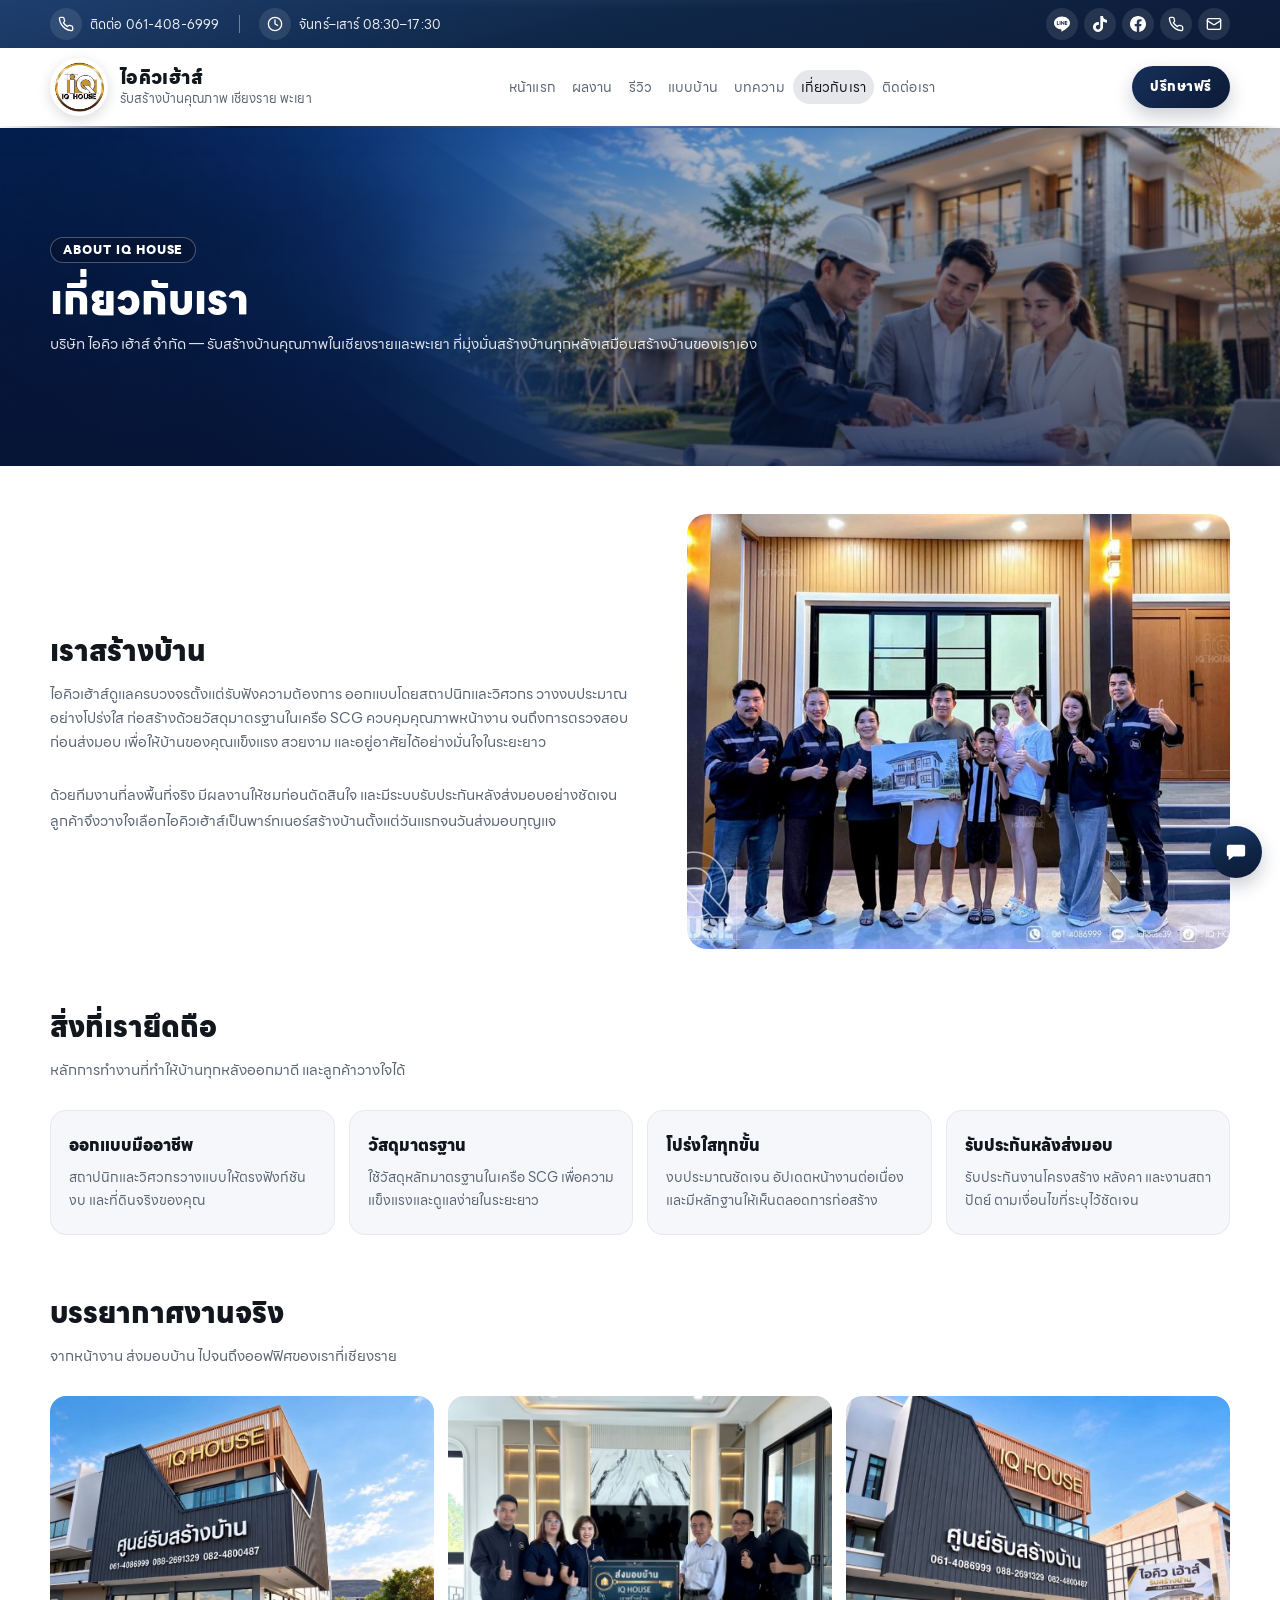
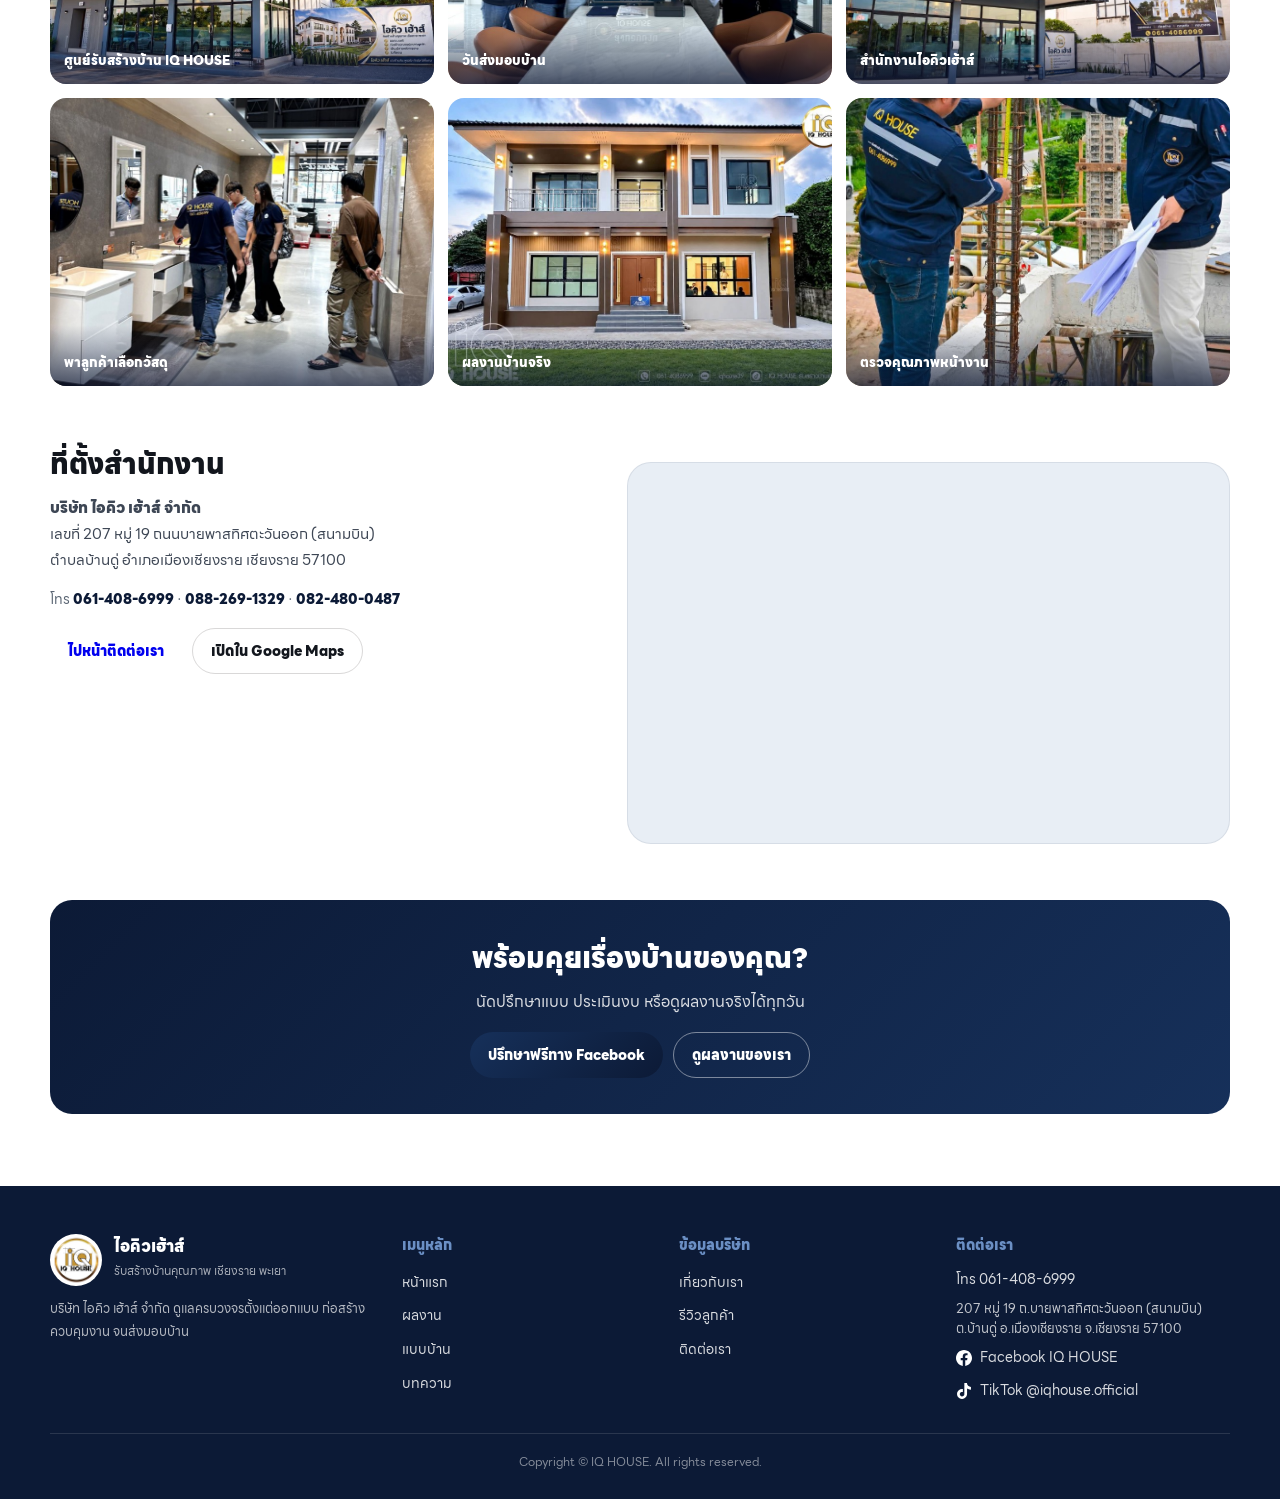
<file: about.html>
﻿<!DOCTYPE html>
<html lang="th">
<head>
<meta charset="utf-8">
<link rel="icon" href="images/favicon.png?v=1" type="image/png">
<meta name="viewport" content="width=device-width, initial-scale=1, viewport-fit=cover">
<title>เกี่ยวกับเรา | ไอคิวเฮ้าส์</title>
<meta name="description" content="เกี่ยวกับบริษัท ไอคิว เฮ้าส์ จำกัด ผู้รับสร้างบ้านคุณภาพในเชียงรายและพะเยา ดูแลครบวงจรตั้งแต่ออกแบบจนส่งมอบ">
<link rel="stylesheet" href="css/header.css?v=20261116a">
<link rel="stylesheet" href="css/fonts.css">
<link rel="stylesheet" href="css/site-pages.css?v=20261003s">
<link rel="stylesheet" href="css/home-extra.css?v=20261005h">
<link rel="stylesheet" href="css/responsive.css?v=20261005j">
</head>
<body class="theme-a iqPage">
<header class="iqNav" id="iqNav" data-iq-nav>
  <div class="iqTopbar">
    <div class="iqTopbar__inner">
      <ul class="iqTopbar__info">
        <li class="iqTopbar__phone">
          <a href="tel:0614086999">
            <span class="iqTopbar__mark"><img src="images/site/icons/phone.svg" alt="" width="16" height="16"></span>
            ติดต่อ 061-408-6999
          </a>
        </li>
        <li class="iqTopbar__hours">
          <span>
            <span class="iqTopbar__mark"><img src="images/site/icons/clock.svg" alt="" width="16" height="16"></span>
            จันทร์–เสาร์ 08:30–17:30
          </span>
        </li>
      </ul>
      <ul class="iqTopbar__social" aria-label="ช่องทางติดต่อ">
        <li>
          <a href="contact.html" aria-label="LINE">
            <img src="images/site/icons/line.svg" alt="" width="16" height="16">
          </a>
        </li>
        <li>
          <a href="https://www.tiktok.com/@iqhouse.official" target="_blank" rel="noopener" aria-label="TikTok">
            <img src="images/site/icons/tiktok.svg" alt="" width="16" height="16">
          </a>
        </li>
        <li>
          <a href="https://www.facebook.com/profile.php?id=100057537335184" target="_blank" rel="noopener" aria-label="Facebook">
            <img src="images/site/icons/facebook.svg" alt="" width="16" height="16">
          </a>
        </li>
        <li>
          <a href="tel:0614086999" aria-label="โทร 061-408-6999">
            <img src="images/site/icons/phone.svg" alt="" width="16" height="16">
          </a>
        </li>
        <li>
          <a href="contact.html" aria-label="อีเมล">
            <img src="images/site/icons/email.svg" alt="" width="16" height="16">
          </a>
        </li>
      </ul>
    </div>
  </div>
  <div class="iqNav__bar">
    <a class="iqNav__logo" href="index.html" aria-label="IQ HOUSE">
      <img src="images/iqhouse-logo.png" alt="IQ HOUSE" width="58" height="58">
      <span class="iqNav__brand"><strong>ไอคิวเฮ้าส์</strong><em>รับสร้างบ้านคุณภาพ เชียงราย พะเยา</em></span>
    </a>
    <nav class="iqNav__menu" id="iqNavMenu" aria-label="เมนูหลัก">
      <a class="iqNav__link" href="index.html">หน้าแรก</a>
      <a class="iqNav__link" href="portfolio.html">ผลงาน</a>
      <a class="iqNav__link" href="reviews.html">รีวิว</a>
      <a class="iqNav__link" href="designs.html">แบบบ้าน</a>
      <a class="iqNav__link" href="articles.html">บทความ</a>
      <a class="iqNav__link is-active" href="about.html">เกี่ยวกับเรา</a>
      <a class="iqNav__link" href="contact.html">ติดต่อเรา</a>
    </nav>
    <div class="iqNav__actions">
      <a class="iqNav__cta" href="https://www.facebook.com/profile.php?id=100057537335184" target="_blank" rel="noopener">ปรึกษาฟรี</a>
      <button class="iqNav__toggle" type="button" aria-label="เปิดเมนู" aria-expanded="false" aria-controls="iqNavMenu"><span></span><span></span><span></span></button>
    </div>
  </div>
</header>

<section class="iqPage__hero iqAboutPage__hero">
  <img class="iqPage__heroImg iqPage__heroImg--banner" src="images/site/heroes/about.png" alt="ทีมไอคิวเฮ้าส์คุยแบบกับลูกค้า" width="1600" height="500">
  <div class="iqPage__heroShade" aria-hidden="true"></div>
  <div class="iqPage__heroInner">
    <p class="iqPage__eyebrow">ABOUT IQ HOUSE</p>
    <h1 class="iqPage__title">เกี่ยวกับเรา</h1>
    <p class="iqPage__lead">บริษัท ไอคิว เฮ้าส์ จำกัด — รับสร้างบ้านคุณภาพในเชียงรายและพะเยา ที่มุ่งมั่นสร้างบ้านทุกหลังเสมือนสร้างบ้านของเราเอง</p>
  </div>
</section>

<main class="iqPage__wrap">
  <section class="iqAboutPage__intro">
    <div class="iqAboutPage__introCopy">
      <h2 class="iqPage__sectionTitle">เราสร้างบ้าน</h2>
      <p class="iqPage__sectionDesc">
        ไอคิวเฮ้าส์ดูแลครบวงจรตั้งแต่รับฟังความต้องการ ออกแบบโดยสถาปนิกและวิศวกร
        วางงบประมาณอย่างโปร่งใส ก่อสร้างด้วยวัสดุมาตรฐานในเครือ SCG
        ควบคุมคุณภาพหน้างาน จนถึงการตรวจสอบก่อนส่งมอบ
        เพื่อให้บ้านของคุณแข็งแรง สวยงาม และอยู่อาศัยได้อย่างมั่นใจในระยะยาว
      </p>
      <p class="iqAboutPage__body">
        ด้วยทีมงานที่ลงพื้นที่จริง มีผลงานให้ชมก่อนตัดสินใจ
        และมีระบบรับประกันหลังส่งมอบอย่างชัดเจน
        ลูกค้าจึงวางใจเลือกไอคิวเฮ้าส์เป็นพาร์ทเนอร์สร้างบ้านตั้งแต่วันแรกจนวันส่งมอบกุญแจ
      </p>
    </div>
    <figure class="iqAboutPage__introMedia">
      <img src="images/site/album/houses/handover-family.jpg" alt="ทีม IQ HOUSE ส่งมอบบ้านให้ลูกค้า" width="900" height="700" loading="lazy">
    </figure>
  </section>

  <section class="iqAboutPage__values" aria-label="สิ่งที่เรายึดถือ">
    <h2 class="iqPage__sectionTitle">สิ่งที่เรายึดถือ</h2>
    <p class="iqPage__sectionDesc">หลักการทำงานที่ทำให้บ้านทุกหลังออกมาดี และลูกค้าวางใจได้</p>
    <div class="iqAboutPage__valueGrid">
      <article class="iqAboutPage__value">
        <h3>ออกแบบมืออาชีพ</h3>
        <p>สถาปนิกและวิศวกรวางแบบให้ตรงฟังก์ชัน งบ และที่ดินจริงของคุณ</p>
      </article>
      <article class="iqAboutPage__value">
        <h3>วัสดุมาตรฐาน</h3>
        <p>ใช้วัสดุหลักมาตรฐานในเครือ SCG เพื่อความแข็งแรงและดูแลง่ายในระยะยาว</p>
      </article>
      <article class="iqAboutPage__value">
        <h3>โปร่งใสทุกขั้น</h3>
        <p>งบประมาณชัดเจน อัปเดตหน้างานต่อเนื่อง และมีหลักฐานให้เห็นตลอดการก่อสร้าง</p>
      </article>
      <article class="iqAboutPage__value">
        <h3>รับประกันหลังส่งมอบ</h3>
        <p>รับประกันงานโครงสร้าง หลังคา และงานสถาปัตย์ ตามเงื่อนไขที่ระบุไว้ชัดเจน</p>
      </article>
    </div>
  </section>

  <section class="iqAboutPage__gallery" aria-label="บรรยากาศงานของเรา">
    <h2 class="iqPage__sectionTitle">บรรยากาศงานจริง</h2>
    <p class="iqPage__sectionDesc">จากหน้างาน ส่งมอบบ้าน ไปจนถึงออฟฟิศของเราที่เชียงราย</p>
    <div class="iqGallery">
      <figure class="iqGallery__item"><img src="images/site/album/office/front.jpg" alt="ออฟฟิศ IQ HOUSE" loading="lazy"><figcaption class="iqGallery__cap">ศูนย์รับสร้างบ้าน IQ HOUSE</figcaption></figure>
      <figure class="iqGallery__item"><img src="images/site/album/houses/handover-office.jpg" alt="ส่งมอบบ้าน" loading="lazy"><figcaption class="iqGallery__cap">วันส่งมอบบ้าน</figcaption></figure>
      <figure class="iqGallery__item"><img src="images/site/album/office/angle.jpg" alt="ศูนย์รับสร้างบ้าน IQ HOUSE" loading="lazy"><figcaption class="iqGallery__cap">สำนักงานไอคิวเฮ้าส์</figcaption></figure>
      <figure class="iqGallery__item"><img src="images/site/album/work/showroom-sinks.jpg" alt="เลือกวัสดุ" loading="lazy"><figcaption class="iqGallery__cap">พาลูกค้าเลือกวัสดุ</figcaption></figure>
      <figure class="iqGallery__item"><img src="images/site/album/houses/2f-dusk.jpg" alt="ผลงานบ้านจริง" loading="lazy"><figcaption class="iqGallery__cap">ผลงานบ้านจริง</figcaption></figure>
      <figure class="iqGallery__item"><img src="images/site/album/work/rebar.jpg" alt="ตรวจหน้างาน" loading="lazy"><figcaption class="iqGallery__cap">ตรวจคุณภาพหน้างาน</figcaption></figure>
    </div>
  </section>

  <section class="iqAboutPage__address" aria-labelledby="iqAboutAddressTitle">
    <div>
      <h2 id="iqAboutAddressTitle" class="iqPage__sectionTitle">ที่ตั้งสำนักงาน</h2>
      <p class="iqAboutPage__addressText">
        <strong>บริษัท ไอคิว เฮ้าส์ จำกัด</strong><br>
        เลขที่ 207 หมู่ 19 ถนนบายพาสทิศตะวันออก (สนามบิน)<br>
        ตำบลบ้านดู่ อำเภอเมืองเชียงราย เชียงราย 57100
      </p>
      <p class="iqAboutPage__phones">
        โทร
        <a href="tel:0614086999">061-408-6999</a>
        <span aria-hidden="true"> · </span>
        <a href="tel:0882691329">088-269-1329</a>
        <span aria-hidden="true"> · </span>
        <a href="tel:0824800487">082-480-0487</a>
      </p>
      <div class="iqPageCta__actions" style="justify-content:flex-start;margin-top:18px">
        <a class="iqContactCta" href="contact.html" style="margin-top:0">ไปหน้าติดต่อเรา</a>
        <a class="iqAboutPage__mapLink" href="https://maps.app.goo.gl/v2vCauSSesL4S2iE6" target="_blank" rel="noopener">เปิดใน Google Maps</a>
      </div>
    </div>
    <div class="iqContactMap">
      <iframe
        title="แผนที่ IQ HOUSE"
        src="https://maps.google.com/maps?q=19.9500111,99.8739982&hl=th&z=16&output=embed"
        loading="lazy"
        referrerpolicy="no-referrer-when-downgrade"
        allowfullscreen
      ></iframe>
    </div>
  </section>

  <div class="iqPageCta">
    <h2>พร้อมคุยเรื่องบ้านของคุณ?</h2>
    <p>นัดปรึกษาแบบ ประเมินงบ หรือดูผลงานจริงได้ทุกวัน</p>
    <div class="iqPageCta__actions">
      <a class="primary" href="https://www.facebook.com/profile.php?id=100057537335184" target="_blank" rel="noopener">ปรึกษาฟรีทาง Facebook</a>
      <a class="ghost" href="portfolio.html">ดูผลงานของเรา</a>
    </div>
  </div>
</main>

<div data-iq-footer></div>

<script src="js/iq-nav.js?v=20261005i" defer></script>
<script src="js/iq-footer.js?v=20261003q" defer></script>
<script src="js/iq-lightbox.js" defer></script>
</body>
</html>
</file>
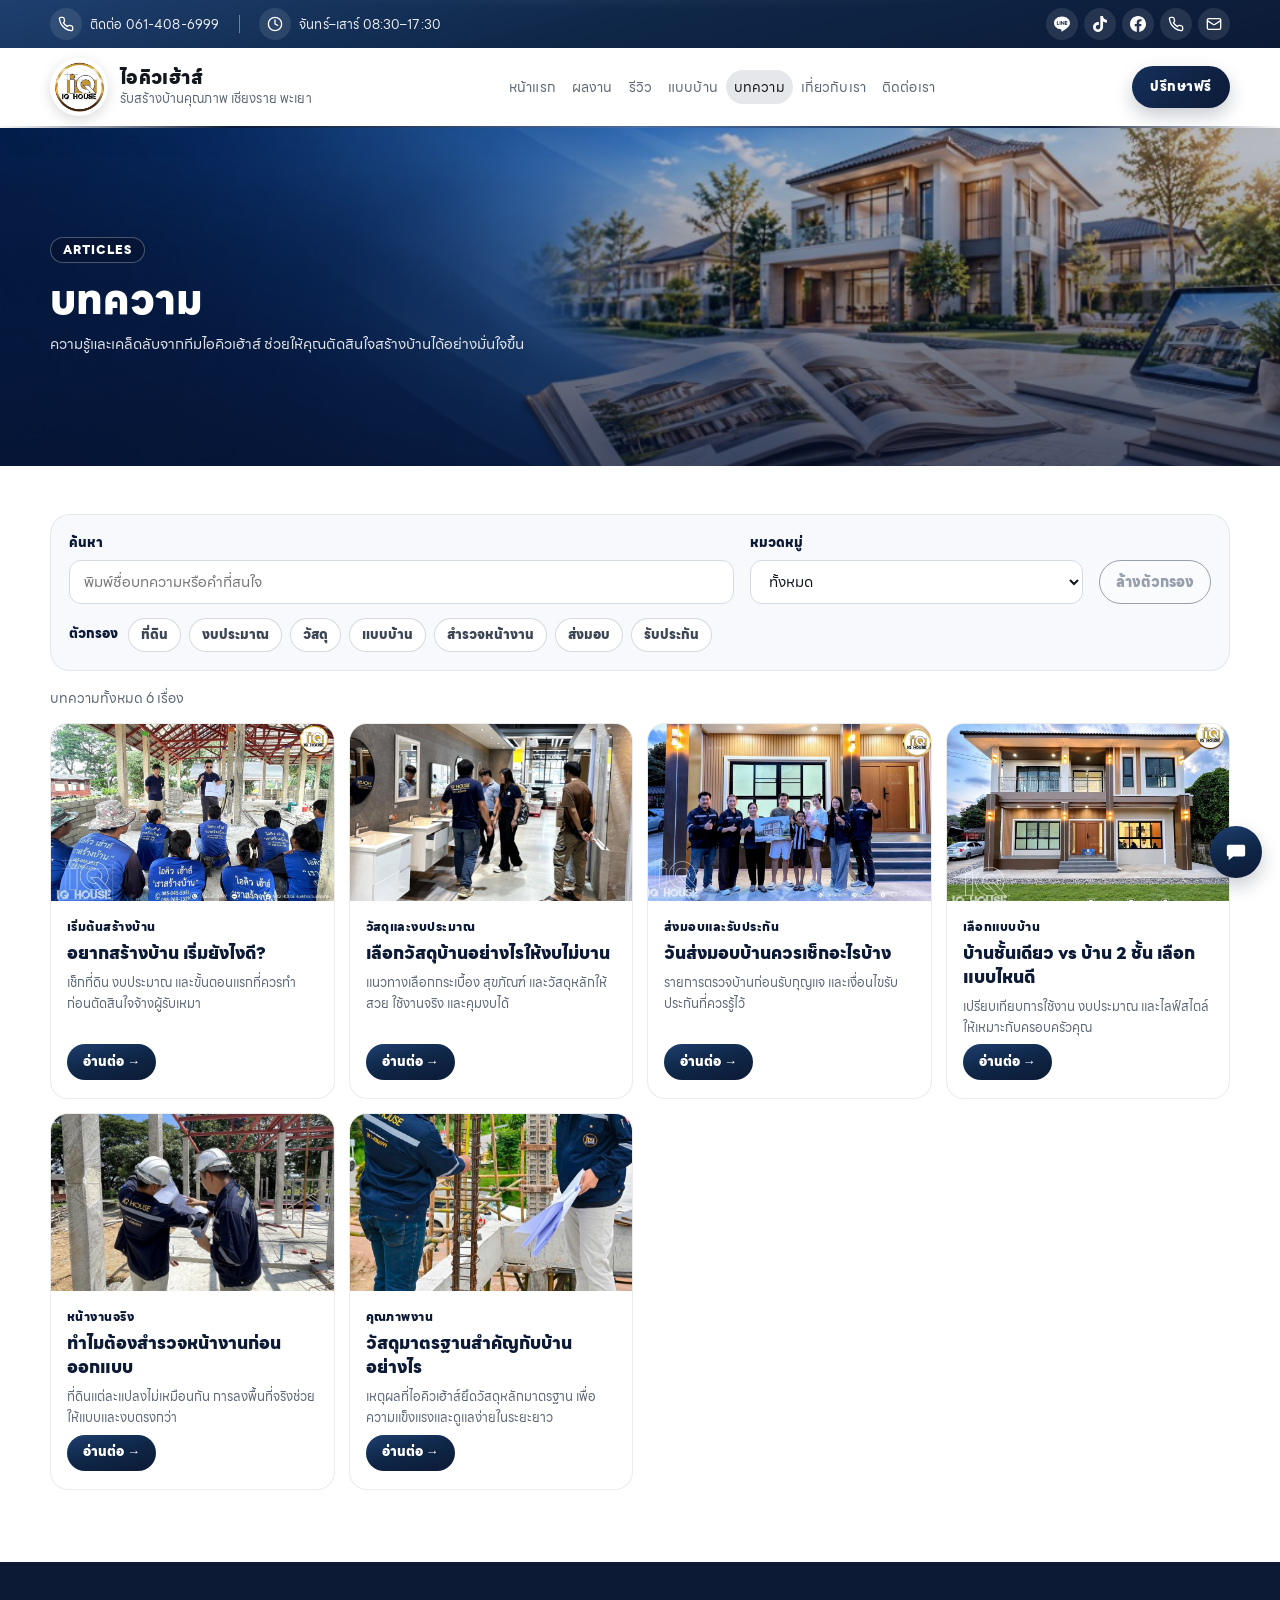
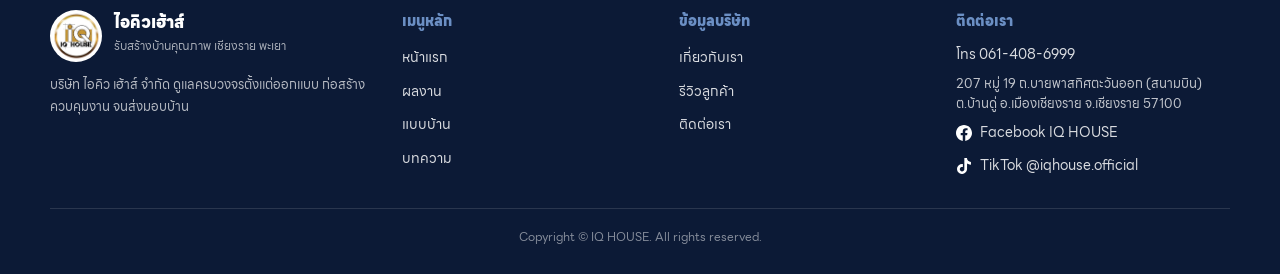
<file: articles.html>
﻿<!DOCTYPE html>
<html lang="th">
<head>
<meta charset="utf-8">
<link rel="icon" href="images/favicon.png?v=1" type="image/png">
<meta name="viewport" content="width=device-width, initial-scale=1, viewport-fit=cover">
<title>บทความสร้างบ้าน | ไอคิวเฮ้าส์</title>
<meta name="description" content="บทความความรู้เรื่องสร้างบ้าน จากไอคิวเฮ้าส์ เชียงราย พะเยา เริ่มต้นสร้างบ้าน เลือกวัสดุ และรับประกัน">
<link rel="stylesheet" href="css/header.css?v=20261116a">
<link rel="stylesheet" href="css/fonts.css">
<link rel="stylesheet" href="css/site-pages.css?v=20261003s">
<link rel="stylesheet" href="css/home-extra.css?v=20261005h">
<link rel="stylesheet" href="css/responsive.css?v=20261005j">
</head>
<body class="theme-a iqPage">
<header class="iqNav" id="iqNav" data-iq-nav>
  <div class="iqTopbar">
    <div class="iqTopbar__inner">
      <ul class="iqTopbar__info">
        <li class="iqTopbar__phone">
          <a href="tel:0614086999">
            <span class="iqTopbar__mark"><img src="images/site/icons/phone.svg" alt="" width="16" height="16"></span>
            ติดต่อ 061-408-6999
          </a>
        </li>
        <li class="iqTopbar__hours">
          <span>
            <span class="iqTopbar__mark"><img src="images/site/icons/clock.svg" alt="" width="16" height="16"></span>
            จันทร์–เสาร์ 08:30–17:30
          </span>
        </li>
      </ul>
      <ul class="iqTopbar__social" aria-label="ช่องทางติดต่อ">
        <li>
          <a href="contact.html" aria-label="LINE">
            <img src="images/site/icons/line.svg" alt="" width="16" height="16">
          </a>
        </li>
        <li>
          <a href="https://www.tiktok.com/@iqhouse.official" target="_blank" rel="noopener" aria-label="TikTok">
            <img src="images/site/icons/tiktok.svg" alt="" width="16" height="16">
          </a>
        </li>
        <li>
          <a href="https://www.facebook.com/profile.php?id=100057537335184" target="_blank" rel="noopener" aria-label="Facebook">
            <img src="images/site/icons/facebook.svg" alt="" width="16" height="16">
          </a>
        </li>
        <li>
          <a href="tel:0614086999" aria-label="โทร 061-408-6999">
            <img src="images/site/icons/phone.svg" alt="" width="16" height="16">
          </a>
        </li>
        <li>
          <a href="contact.html" aria-label="อีเมล">
            <img src="images/site/icons/email.svg" alt="" width="16" height="16">
          </a>
        </li>
      </ul>
    </div>
  </div>
  <div class="iqNav__bar">
    <a class="iqNav__logo" href="index.html" aria-label="IQ HOUSE">
      <img src="images/iqhouse-logo.png" alt="IQ HOUSE" width="58" height="58">
      <span class="iqNav__brand"><strong>ไอคิวเฮ้าส์</strong><em>รับสร้างบ้านคุณภาพ เชียงราย พะเยา</em></span>
    </a>
    <nav class="iqNav__menu" id="iqNavMenu" aria-label="เมนูหลัก">
      <a class="iqNav__link" href="index.html">หน้าแรก</a>
      <a class="iqNav__link" href="portfolio.html">ผลงาน</a>
      <a class="iqNav__link" href="reviews.html">รีวิว</a>
      <a class="iqNav__link" href="designs.html">แบบบ้าน</a>
      <a class="iqNav__link is-active" href="articles.html">บทความ</a>
      <a class="iqNav__link" href="about.html">เกี่ยวกับเรา</a>
      <a class="iqNav__link" href="contact.html">ติดต่อเรา</a>
    </nav>
    <div class="iqNav__actions">
      <a class="iqNav__cta" href="https://www.facebook.com/profile.php?id=100057537335184" target="_blank" rel="noopener">ปรึกษาฟรี</a>
      <button class="iqNav__toggle" type="button" aria-label="เปิดเมนู" aria-expanded="false" aria-controls="iqNavMenu"><span></span><span></span><span></span></button>
    </div>
  </div>
</header>

<section class="iqPage__hero">
  <img class="iqPage__heroImg iqPage__heroImg--banner" src="images/site/heroes/articles.png" alt="" width="1600" height="500">
  <div class="iqPage__heroShade" aria-hidden="true"></div>
  <div class="iqPage__heroInner">
    <p class="iqPage__eyebrow">ARTICLES</p>
    <h1 class="iqPage__title">บทความ</h1>
    <p class="iqPage__lead">ความรู้และเคล็ดลับจากทีมไอคิวเฮ้าส์ ช่วยให้คุณตัดสินใจสร้างบ้านได้อย่างมั่นใจขึ้น</p>
  </div>
</section>

<main class="iqPage__wrap">
  <div class="iqArticleBoard" data-iq-article-board>
    <form class="iqArticleBoard__bar" role="search">
      <label class="iqArticleBoard__field">
        <span>ค้นหา</span>
        <input type="search" placeholder="พิมพ์ชื่อบทความหรือคำที่สนใจ" data-iq-article-query>
      </label>
      <label class="iqArticleBoard__field">
        <span>หมวดหมู่</span>
        <select data-iq-article-cat>
          <option value="">ทั้งหมด</option>
          <option value="เริ่มต้นสร้างบ้าน">เริ่มต้นสร้างบ้าน</option>
          <option value="วัสดุและงบประมาณ">วัสดุและงบประมาณ</option>
          <option value="เลือกแบบบ้าน">เลือกแบบบ้าน</option>
          <option value="หน้างานจริง">หน้างานจริง</option>
          <option value="ส่งมอบและรับประกัน">ส่งมอบและรับประกัน</option>
          <option value="คุณภาพงาน">คุณภาพงาน</option>
        </select>
      </label>
      <button class="iqArticleBoard__clear" type="button" data-iq-article-clear disabled>ล้างตัวกรอง</button>
      <div class="iqArticleBoard__filters">
        <span>ตัวกรอง</span>
        <div>
          <button type="button" data-iq-article-filter="ที่ดิน" aria-pressed="false">ที่ดิน</button>
          <button type="button" data-iq-article-filter="งบประมาณ" aria-pressed="false">งบประมาณ</button>
          <button type="button" data-iq-article-filter="วัสดุ" aria-pressed="false">วัสดุ</button>
          <button type="button" data-iq-article-filter="แบบบ้าน" aria-pressed="false">แบบบ้าน</button>
          <button type="button" data-iq-article-filter="สำรวจหน้างาน" aria-pressed="false">สำรวจหน้างาน</button>
          <button type="button" data-iq-article-filter="ส่งมอบ" aria-pressed="false">ส่งมอบ</button>
          <button type="button" data-iq-article-filter="รับประกัน" aria-pressed="false">รับประกัน</button>
        </div>
      </div>
    </form>
    <p class="iqArticleBoard__meta" data-iq-article-count>บทความทั้งหมด 6 เรื่อง</p>
    <p class="iqArticleBoard__empty" data-iq-article-empty hidden>ไม่พบบทความที่ตรงกับคำค้นหรือตัวกรอง</p>
    <div class="iqHomeArticles">
    <a class="iqArticleCard" href="articles/start-building.html" data-iq-card data-iq-cat="เริ่มต้นสร้างบ้าน" data-iq-tags="ที่ดิน|งบประมาณ" data-iq-text="เริ่มต้นสร้างบ้าน อยากสร้างบ้าน เริ่มยังไงดี? เช็กที่ดิน งบประมาณ และขั้นตอนแรกที่ควรทำก่อนตัดสินใจจ้างผู้รับเหมา ที่ดิน งบประมาณ">
      <figure class="iqArticleCard__media"><img src="images/site/album/work/meeting.jpg" alt="" loading="lazy"></figure>
      <div class="iqArticleCard__body">
        <span class="iqArticleCard__tag">เริ่มต้นสร้างบ้าน</span>
        <h3>อยากสร้างบ้าน เริ่มยังไงดี?</h3>
        <p>เช็กที่ดิน งบประมาณ และขั้นตอนแรกที่ควรทำก่อนตัดสินใจจ้างผู้รับเหมา</p>
        <span class="iqArticleCard__more">อ่านต่อ →</span>
      </div>
    </a>
    <a class="iqArticleCard" href="articles/choose-materials.html" data-iq-card data-iq-cat="วัสดุและงบประมาณ" data-iq-tags="วัสดุ|งบประมาณ" data-iq-text="วัสดุและงบประมาณ เลือกวัสดุบ้านอย่างไรให้งบไม่บาน แนวทางเลือกกระเบื้อง สุขภัณฑ์ และวัสดุหลักให้สวย ใช้งานจริง และคุมงบได้ วัสดุ งบประมาณ">
      <figure class="iqArticleCard__media"><img src="images/site/album/work/showroom-sinks.jpg" alt="" loading="lazy"></figure>
      <div class="iqArticleCard__body">
        <span class="iqArticleCard__tag">วัสดุและงบประมาณ</span>
        <h3>เลือกวัสดุบ้านอย่างไรให้งบไม่บาน</h3>
        <p>แนวทางเลือกกระเบื้อง สุขภัณฑ์ และวัสดุหลักให้สวย ใช้งานจริง และคุมงบได้</p>
        <span class="iqArticleCard__more">อ่านต่อ →</span>
      </div>
    </a>
    <a class="iqArticleCard" href="articles/handover-warranty.html" data-iq-card data-iq-cat="ส่งมอบและรับประกัน" data-iq-tags="ส่งมอบ|รับประกัน" data-iq-text="ส่งมอบและรับประกัน วันส่งมอบบ้านควรเช็กอะไรบ้าง รายการตรวจบ้านก่อนรับกุญแจ และเงื่อนไขรับประกันที่ควรรู้ไว้ ส่งมอบ รับประกัน">
      <figure class="iqArticleCard__media"><img src="images/site/album/houses/handover-family.jpg" alt="" loading="lazy"></figure>
      <div class="iqArticleCard__body">
        <span class="iqArticleCard__tag">ส่งมอบและรับประกัน</span>
        <h3>วันส่งมอบบ้านควรเช็กอะไรบ้าง</h3>
        <p>รายการตรวจบ้านก่อนรับกุญแจ และเงื่อนไขรับประกันที่ควรรู้ไว้</p>
        <span class="iqArticleCard__more">อ่านต่อ →</span>
      </div>
    </a>
    <a class="iqArticleCard" href="articles/one-vs-two-story.html" data-iq-card data-iq-cat="เลือกแบบบ้าน" data-iq-tags="แบบบ้าน" data-iq-text="เลือกแบบบ้าน บ้านชั้นเดียว vs บ้าน 2 ชั้น เลือกแบบไหนดี เปรียบเทียบการใช้งาน งบประมาณ และไลฟ์สไตล์ให้เหมาะกับครอบครัวคุณ แบบบ้าน">
      <figure class="iqArticleCard__media"><img src="images/site/album/houses/2f-dusk.jpg" alt="" loading="lazy"></figure>
      <div class="iqArticleCard__body">
        <span class="iqArticleCard__tag">เลือกแบบบ้าน</span>
        <h3>บ้านชั้นเดียว vs บ้าน 2 ชั้น เลือกแบบไหนดี</h3>
        <p>เปรียบเทียบการใช้งาน งบประมาณ และไลฟ์สไตล์ให้เหมาะกับครอบครัวคุณ</p>
        <span class="iqArticleCard__more">อ่านต่อ →</span>
      </div>
    </a>
    <a class="iqArticleCard" href="articles/site-survey.html" data-iq-card data-iq-cat="หน้างานจริง" data-iq-tags="สำรวจหน้างาน|ที่ดิน" data-iq-text="หน้างานจริง ทำไมต้องสำรวจหน้างานก่อนออกแบบ ที่ดินแต่ละแปลงไม่เหมือนกัน การลงพื้นที่จริงช่วยให้แบบและงบตรงกว่า สำรวจหน้างาน ที่ดิน">
      <figure class="iqArticleCard__media"><img src="images/site/album/work/steel.jpg" alt="" loading="lazy"></figure>
      <div class="iqArticleCard__body">
        <span class="iqArticleCard__tag">หน้างานจริง</span>
        <h3>ทำไมต้องสำรวจหน้างานก่อนออกแบบ</h3>
        <p>ที่ดินแต่ละแปลงไม่เหมือนกัน การลงพื้นที่จริงช่วยให้แบบและงบตรงกว่า</p>
        <span class="iqArticleCard__more">อ่านต่อ →</span>
      </div>
    </a>
    <a class="iqArticleCard" href="articles/scg-materials.html" data-iq-card data-iq-cat="คุณภาพงาน" data-iq-tags="วัสดุ" data-iq-text="คุณภาพงาน วัสดุมาตรฐานสำคัญกับบ้านอย่างไร เหตุผลที่ไอคิวเฮ้าส์ยึดวัสดุหลักมาตรฐาน เพื่อความแข็งแรงและดูแลง่ายในระยะยาว วัสดุ">
      <figure class="iqArticleCard__media"><img src="images/site/album/work/rebar.jpg" alt="" loading="lazy"></figure>
      <div class="iqArticleCard__body">
        <span class="iqArticleCard__tag">คุณภาพงาน</span>
        <h3>วัสดุมาตรฐานสำคัญกับบ้านอย่างไร</h3>
        <p>เหตุผลที่ไอคิวเฮ้าส์ยึดวัสดุหลักมาตรฐาน เพื่อความแข็งแรงและดูแลง่ายในระยะยาว</p>
        <span class="iqArticleCard__more">อ่านต่อ →</span>
      </div>
    </a>
    </div>
  </div>
</main>

<div data-iq-footer></div>
<script src="js/iq-nav.js?v=20261005i" defer></script>
<script src="js/iq-footer.js?v=20261003q" defer></script>
<script src="js/iq-article-list.js" defer></script>
</body>
</html>
</file>
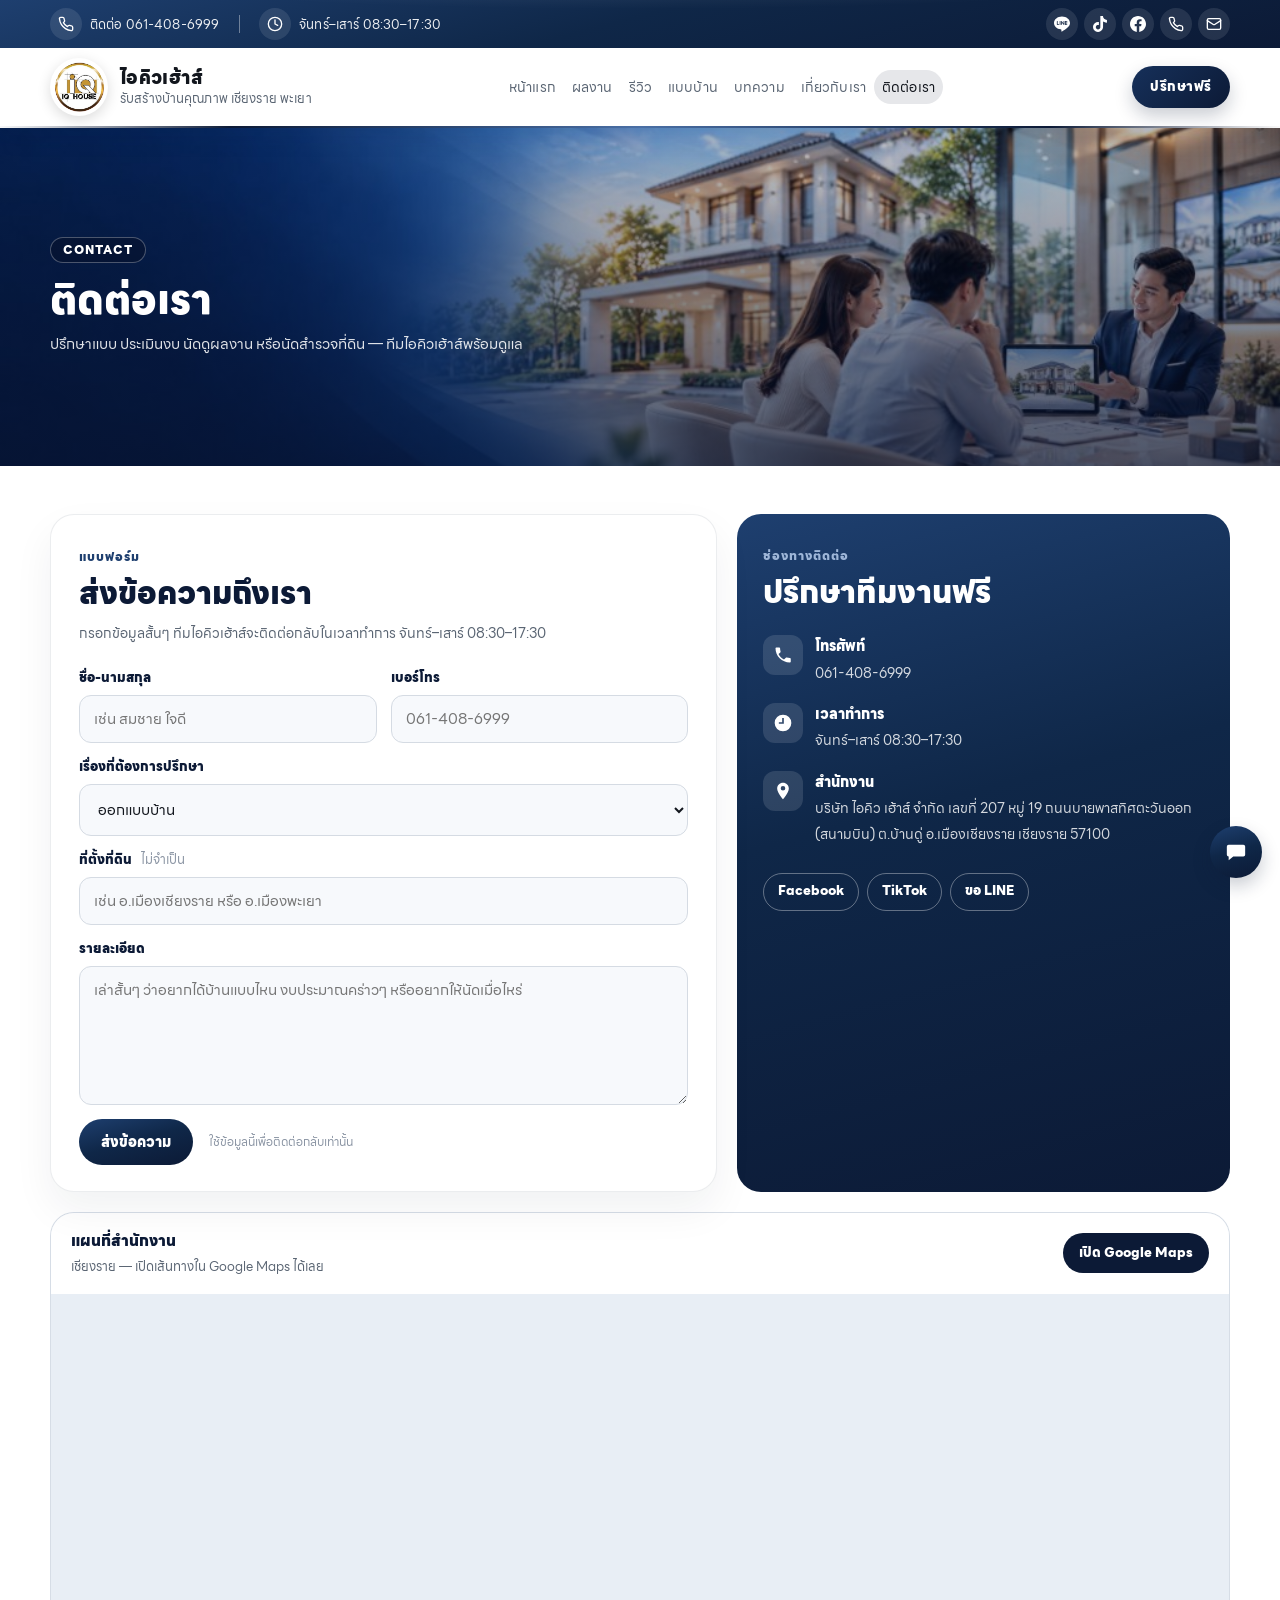
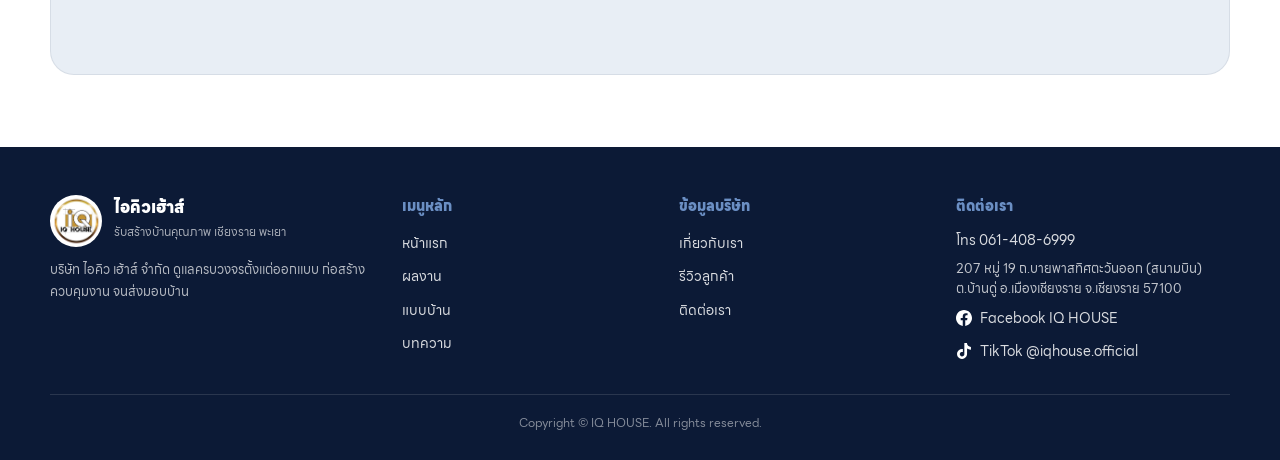
<file: contact.html>
﻿<!DOCTYPE html>
<html lang="th">
<head>
<meta charset="utf-8">
<link rel="icon" href="images/favicon.png?v=1" type="image/png">
<meta name="viewport" content="width=device-width, initial-scale=1, viewport-fit=cover">
<title>ติดต่อเรา | ไอคิวเฮ้าส์</title>
<meta name="description" content="ติดต่อไอคิวเฮ้าส์ รับสร้างบ้านเชียงราย พะเยา โทร 061-408-6999 Facebook LINE TikTok และที่อยู่สำนักงาน">
<link rel="stylesheet" href="css/header.css?v=20261116a">
<link rel="stylesheet" href="css/fonts.css">
<link rel="stylesheet" href="css/site-pages.css?v=20261003s">
<link rel="stylesheet" href="css/home-extra.css?v=20261005h">
<link rel="stylesheet" href="css/responsive.css?v=20261005j">
</head>
<body class="theme-a iqPage">
<header class="iqNav" id="iqNav" data-iq-nav>
  <div class="iqTopbar">
    <div class="iqTopbar__inner">
      <ul class="iqTopbar__info">
        <li class="iqTopbar__phone">
          <a href="tel:0614086999">
            <span class="iqTopbar__mark"><img src="images/site/icons/phone.svg" alt="" width="16" height="16"></span>
            ติดต่อ 061-408-6999
          </a>
        </li>
        <li class="iqTopbar__hours">
          <span>
            <span class="iqTopbar__mark"><img src="images/site/icons/clock.svg" alt="" width="16" height="16"></span>
            จันทร์–เสาร์ 08:30–17:30
          </span>
        </li>
      </ul>
      <ul class="iqTopbar__social" aria-label="ช่องทางติดต่อ">
        <li>
          <a href="contact.html" aria-label="LINE">
            <img src="images/site/icons/line.svg" alt="" width="16" height="16">
          </a>
        </li>
        <li>
          <a href="https://www.tiktok.com/@iqhouse.official" target="_blank" rel="noopener" aria-label="TikTok">
            <img src="images/site/icons/tiktok.svg" alt="" width="16" height="16">
          </a>
        </li>
        <li>
          <a href="https://www.facebook.com/profile.php?id=100057537335184" target="_blank" rel="noopener" aria-label="Facebook">
            <img src="images/site/icons/facebook.svg" alt="" width="16" height="16">
          </a>
        </li>
        <li>
          <a href="tel:0614086999" aria-label="โทร 061-408-6999">
            <img src="images/site/icons/phone.svg" alt="" width="16" height="16">
          </a>
        </li>
        <li>
          <a href="contact.html" aria-label="อีเมล">
            <img src="images/site/icons/email.svg" alt="" width="16" height="16">
          </a>
        </li>
      </ul>
    </div>
  </div>
  <div class="iqNav__bar">
    <a class="iqNav__logo" href="index.html" aria-label="IQ HOUSE">
      <img src="images/iqhouse-logo.png" alt="IQ HOUSE" width="58" height="58">
      <span class="iqNav__brand"><strong>ไอคิวเฮ้าส์</strong><em>รับสร้างบ้านคุณภาพ เชียงราย พะเยา</em></span>
    </a>
    <nav class="iqNav__menu" id="iqNavMenu" aria-label="เมนูหลัก">
      <a class="iqNav__link" href="index.html">หน้าแรก</a>
      <a class="iqNav__link" href="portfolio.html">ผลงาน</a>
      <a class="iqNav__link" href="reviews.html">รีวิว</a>
      <a class="iqNav__link" href="designs.html">แบบบ้าน</a>
      <a class="iqNav__link" href="articles.html">บทความ</a>
      <a class="iqNav__link" href="about.html">เกี่ยวกับเรา</a>
      <a class="iqNav__link is-active" href="contact.html">ติดต่อเรา</a>
    </nav>
    <div class="iqNav__actions">
      <a class="iqNav__cta" href="https://www.facebook.com/profile.php?id=100057537335184" target="_blank" rel="noopener">ปรึกษาฟรี</a>
      <button class="iqNav__toggle" type="button" aria-label="เปิดเมนู" aria-expanded="false" aria-controls="iqNavMenu"><span></span><span></span><span></span></button>
    </div>
  </div>
</header>

<section class="iqPage__hero">
  <img class="iqPage__heroImg iqPage__heroImg--banner" src="images/site/heroes/contact.png" alt="" width="1600" height="500">
  <div class="iqPage__heroShade" aria-hidden="true"></div>
  <div class="iqPage__heroInner">
    <p class="iqPage__eyebrow">CONTACT</p>
    <h1 class="iqPage__title">ติดต่อเรา</h1>
    <p class="iqPage__lead">ปรึกษาแบบ ประเมินงบ นัดดูผลงาน หรือนัดสำรวจที่ดิน — ทีมไอคิวเฮ้าส์พร้อมดูแล</p>
  </div>
</section>

<main class="iqPage__wrap iqContactPage">
  <div class="iqContactLayout">
    <form class="iqContactForm" id="iqContactForm" action="contact-send.php" method="post" novalidate>
      <p class="iqContactForm__kicker">แบบฟอร์ม</p>
      <h2>ส่งข้อความถึงเรา</h2>
      <p class="iqContactForm__lead">กรอกข้อมูลสั้นๆ ทีมไอคิวเฮ้าส์จะติดต่อกลับในเวลาทำการ จันทร์–เสาร์ 08:30–17:30</p>

      <p class="iqContactForm__status" data-iq-form-status hidden></p>

      <div class="iqContactForm__grid">
        <label class="iqContactField">
          <span>ชื่อ-นามสกุล</span>
          <input type="text" name="name" autocomplete="name" maxlength="80" required placeholder="เช่น สมชาย ใจดี">
        </label>
        <label class="iqContactField">
          <span>เบอร์โทร</span>
          <input type="tel" name="phone" autocomplete="tel" inputmode="tel" maxlength="20" required placeholder="061-408-6999">
        </label>
      </div>

      <label class="iqContactField">
        <span>เรื่องที่ต้องการปรึกษา</span>
        <select name="topic" required>
          <option value="ออกแบบบ้าน">ออกแบบบ้าน</option>
          <option value="ประเมินงบประมาณ">ประเมินงบประมาณ</option>
          <option value="นัดสำรวจที่ดิน">นัดสำรวจที่ดิน</option>
          <option value="ดูผลงาน">ดูผลงาน / นัดชมบ้าน</option>
          <option value="อื่นๆ">อื่นๆ</option>
        </select>
      </label>

      <label class="iqContactField">
        <span>ที่ตั้งที่ดิน <em>ไม่จำเป็น</em></span>
        <input type="text" name="place" maxlength="120" placeholder="เช่น อ.เมืองเชียงราย หรือ อ.เมืองพะเยา">
      </label>

      <label class="iqContactField">
        <span>รายละเอียด</span>
        <textarea name="message" rows="5" maxlength="2000" required placeholder="เล่าสั้นๆ ว่าอยากได้บ้านแบบไหน งบประมาณคร่าวๆ หรืออยากให้นัดเมื่อไหร่"></textarea>
      </label>

      <label class="iqContactForm__trap" aria-hidden="true">
        เว็บไซต์
        <input type="text" name="company_website" tabindex="-1" autocomplete="off">
      </label>

      <div class="iqContactForm__actions">
        <button class="iqContactForm__submit" type="submit">ส่งข้อความ</button>
        <p>ใช้ข้อมูลนี้เพื่อติดต่อกลับเท่านั้น</p>
      </div>
    </form>

    <aside class="iqContactAside" aria-label="ช่องทางติดต่อ">
      <p class="iqContactAside__kicker">ช่องทางติดต่อ</p>
      <h2>ปรึกษาทีมงานฟรี</h2>
      <ul class="iqContactAside__list">
        <li>
          <span aria-hidden="true">
            <svg width="20" height="20" viewBox="0 0 24 24" fill="currentColor"><path d="M6.6 10.8c1.4 2.8 3.8 5.1 6.6 6.6l2.2-2.2c.3-.3.7-.4 1.1-.2 1.2.4 2.5.6 3.8.6.6 0 1 .4 1 1V20c0 .6-.4 1-1 1C10.6 21 3 13.4 3 4c0-.6.4-1 1-1h3.5c.6 0 1 .4 1 1 0 1.3.2 2.6.6 3.8.1.4 0 .8-.3 1.1L6.6 10.8z"/></svg>
          </span>
          <div>
            <strong>โทรศัพท์</strong>
            <a href="tel:0614086999">061-408-6999</a>
          </div>
        </li>
        <li>
          <span aria-hidden="true">
            <svg width="20" height="20" viewBox="0 0 24 24" fill="currentColor"><path d="M12 2a10 10 0 1 0 .01 20.01A10 10 0 0 0 12 2zm1 11H7v-2h4V6h2v7z"/></svg>
          </span>
          <div>
            <strong>เวลาทำการ</strong>
            <span>จันทร์–เสาร์ 08:30–17:30</span>
          </div>
        </li>
        <li>
          <span aria-hidden="true">
            <svg width="20" height="20" viewBox="0 0 24 24" fill="currentColor"><path d="M12 2C8.1 2 5 5.1 5 9c0 5.2 7 13 7 13s7-7.8 7-13c0-3.9-3.1-7-7-7zm0 9.5A2.5 2.5 0 1 1 12 6a2.5 2.5 0 0 1 0 5.5z"/></svg>
          </span>
          <div>
            <strong>สำนักงาน</strong>
            <span>บริษัท ไอคิว เฮ้าส์ จำกัด เลขที่ 207 หมู่ 19 ถนนบายพาสทิศตะวันออก (สนามบิน) ต.บ้านดู่ อ.เมืองเชียงราย เชียงราย 57100</span>
          </div>
        </li>
      </ul>
      <div class="iqContactAside__social">
        <a href="https://www.facebook.com/profile.php?id=100057537335184" target="_blank" rel="noopener">Facebook</a>
        <a href="https://www.tiktok.com/@iqhouse.official" target="_blank" rel="noopener">TikTok</a>
        <a href="https://www.facebook.com/profile.php?id=100057537335184" target="_blank" rel="noopener">ขอ LINE</a>
      </div>
    </aside>
  </div>

  <section class="iqContactMap" aria-label="แผนที่สำนักงาน">
    <div class="iqContactMap__bar">
      <div>
        <strong>แผนที่สำนักงาน</strong>
        <span>เชียงราย — เปิดเส้นทางใน Google Maps ได้เลย</span>
      </div>
      <a href="https://maps.app.goo.gl/v2vCauSSesL4S2iE6" target="_blank" rel="noopener">เปิด Google Maps</a>
    </div>
    <iframe
      title="แผนที่ IQ HOUSE"
      src="https://maps.google.com/maps?q=19.9500111,99.8739982&hl=th&z=16&output=embed"
      loading="lazy"
      referrerpolicy="no-referrer-when-downgrade"
      allowfullscreen
    ></iframe>
  </section>
</main>

<div data-iq-footer></div>

<script src="js/iq-nav.js?v=20261005i" defer></script>
<script src="js/iq-footer.js?v=20261003q" defer></script>
<script src="js/iq-contact.js" defer></script>
</body>
</html>
</file>
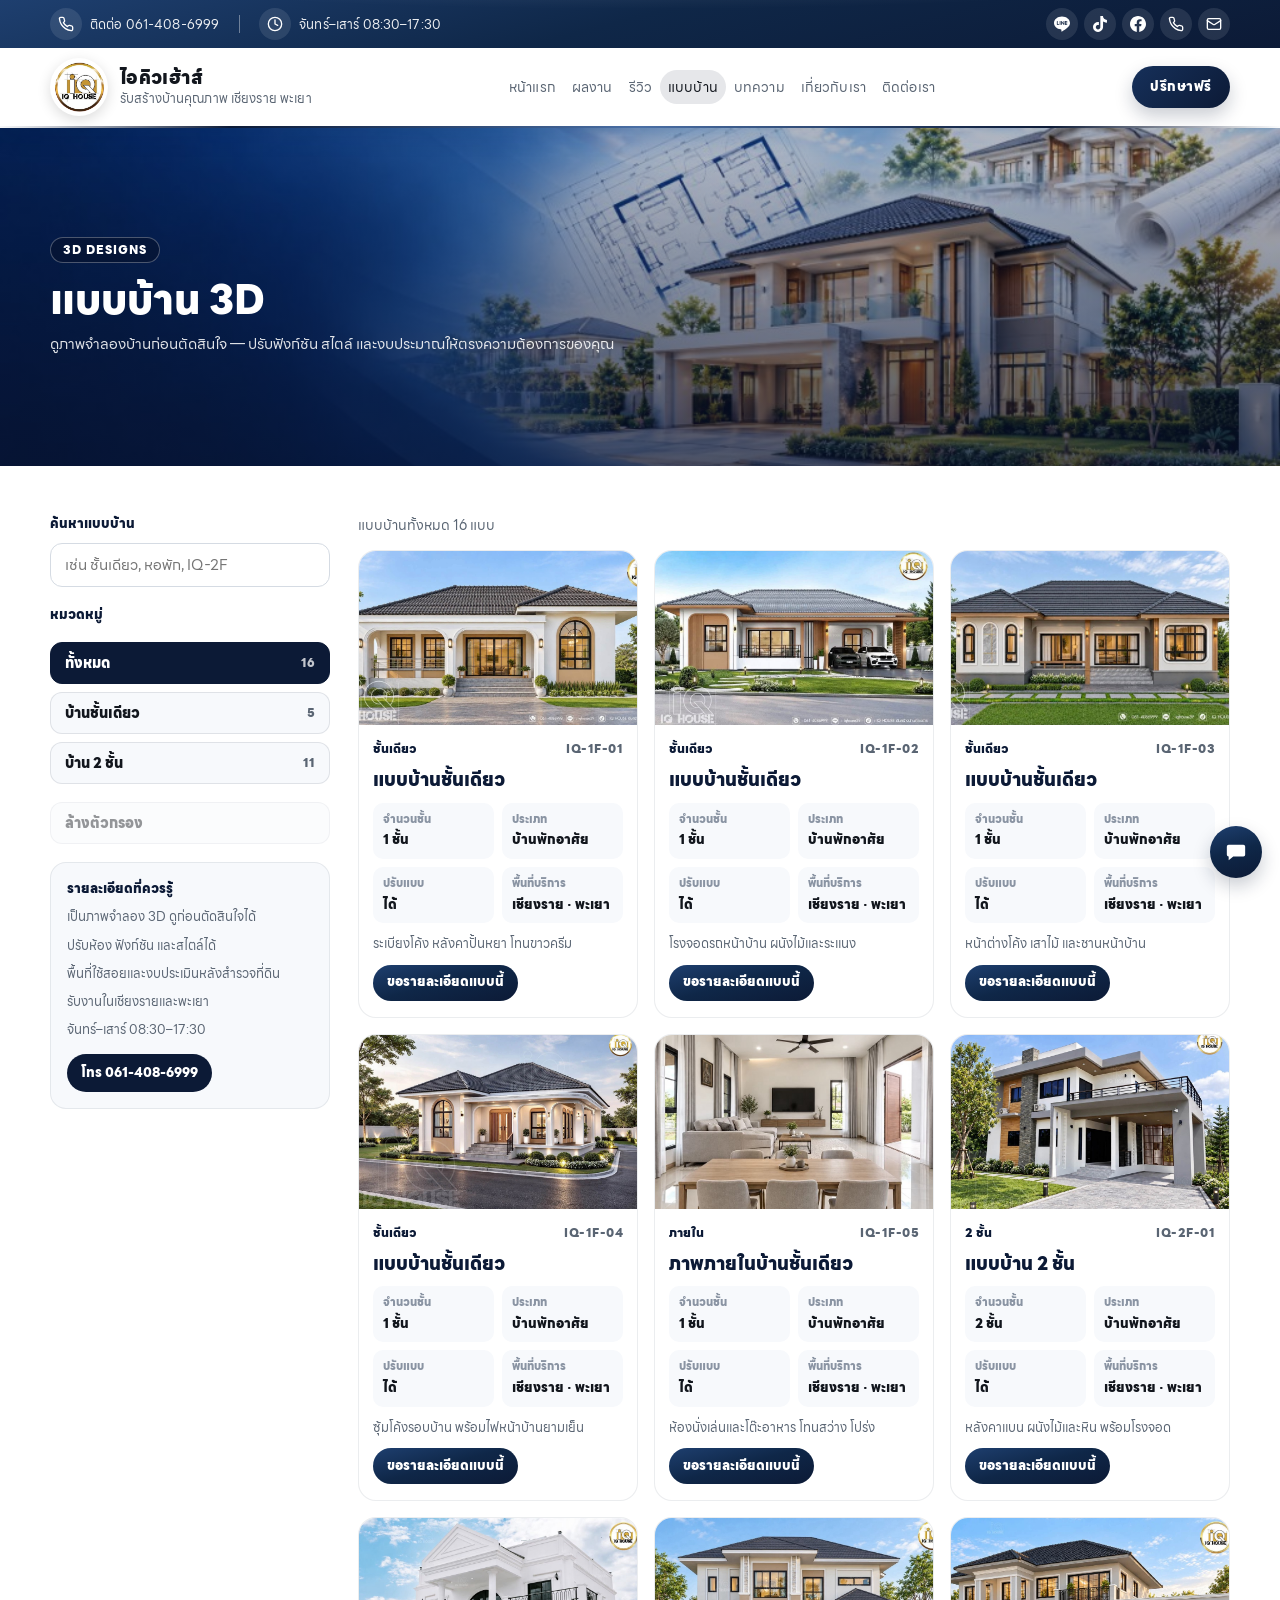
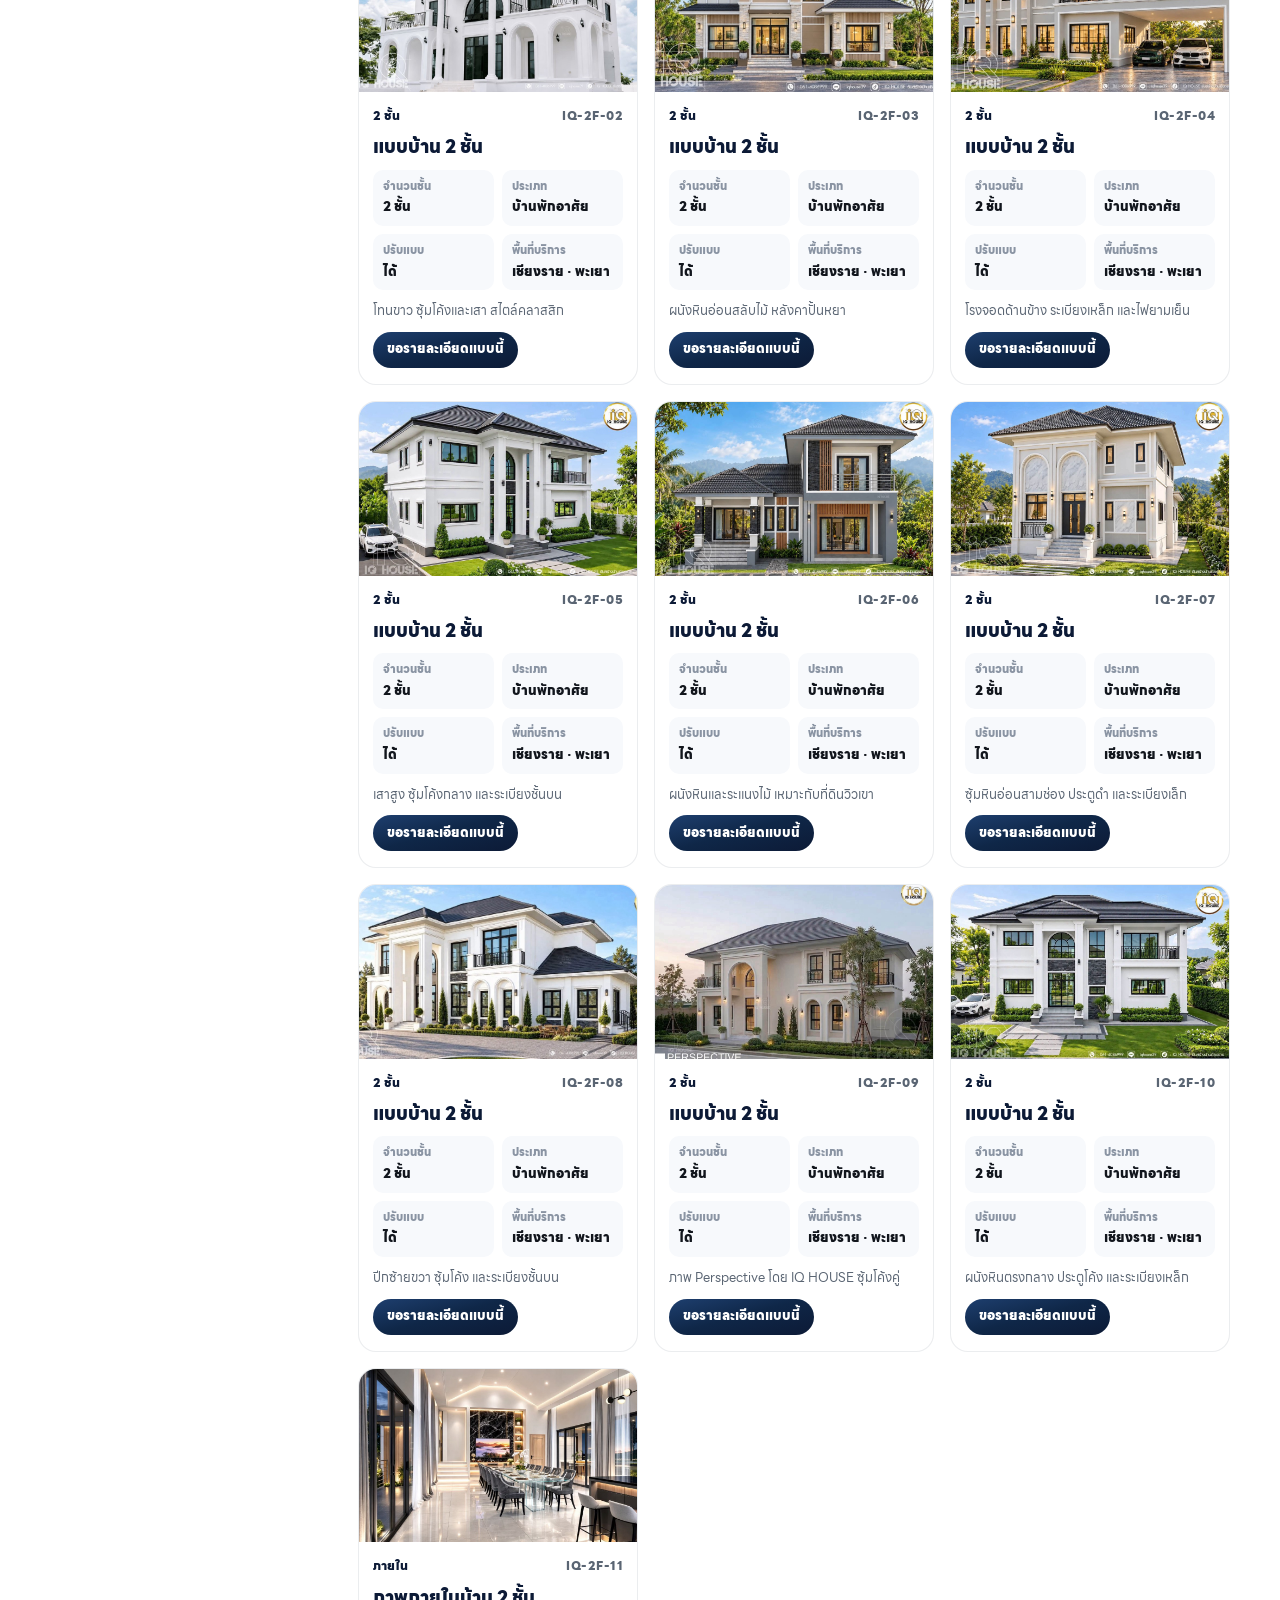
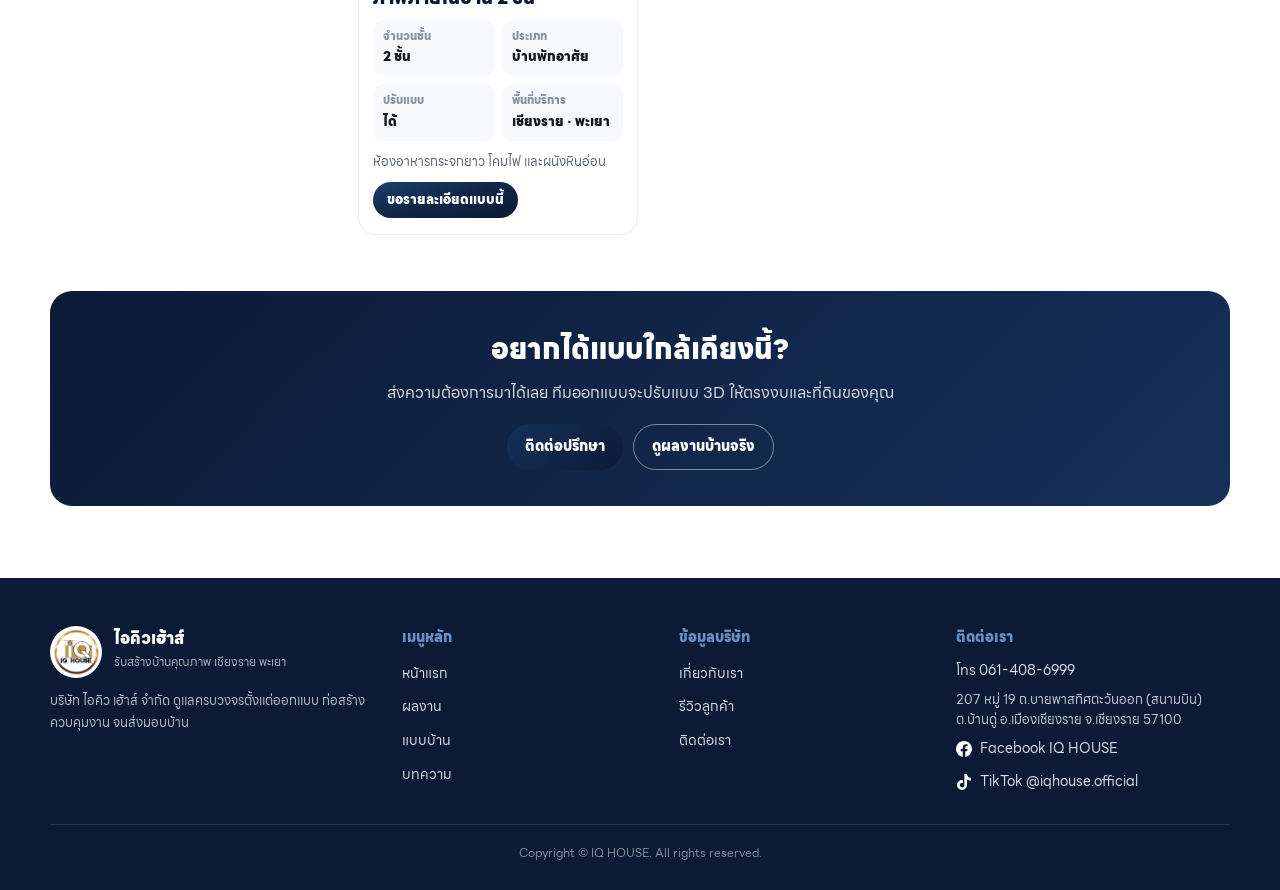
<file: designs.html>
﻿<!DOCTYPE html>
<html lang="th">
<head>
<meta charset="utf-8">
<link rel="icon" href="images/favicon.png?v=1" type="image/png">
<meta name="viewport" content="width=device-width, initial-scale=1, viewport-fit=cover">
<title>แบบบ้าน 3D | ไอคิวเฮ้าส์</title>
<meta name="description" content="แบบบ้าน 3D ของไอคิวเฮ้าส์ บ้านชั้นเดียว บ้าน 2 ชั้น และหอพัก ดูภาพจำลองก่อนตัดสินใจสร้าง">
<link rel="stylesheet" href="css/header.css?v=20261116a">
<link rel="stylesheet" href="css/fonts.css">
<link rel="stylesheet" href="css/site-pages.css?v=20261003s">
<link rel="stylesheet" href="css/home-extra.css?v=20261005h">
<link rel="stylesheet" href="css/responsive.css?v=20261005j">
</head>
<body class="theme-a iqPage">
<header class="iqNav" id="iqNav" data-iq-nav>
  <div class="iqTopbar">
    <div class="iqTopbar__inner">
      <ul class="iqTopbar__info">
        <li class="iqTopbar__phone">
          <a href="tel:0614086999">
            <span class="iqTopbar__mark"><img src="images/site/icons/phone.svg" alt="" width="16" height="16"></span>
            ติดต่อ 061-408-6999
          </a>
        </li>
        <li class="iqTopbar__hours">
          <span>
            <span class="iqTopbar__mark"><img src="images/site/icons/clock.svg" alt="" width="16" height="16"></span>
            จันทร์–เสาร์ 08:30–17:30
          </span>
        </li>
      </ul>
      <ul class="iqTopbar__social" aria-label="ช่องทางติดต่อ">
        <li>
          <a href="contact.html" aria-label="LINE">
            <img src="images/site/icons/line.svg" alt="" width="16" height="16">
          </a>
        </li>
        <li>
          <a href="https://www.tiktok.com/@iqhouse.official" target="_blank" rel="noopener" aria-label="TikTok">
            <img src="images/site/icons/tiktok.svg" alt="" width="16" height="16">
          </a>
        </li>
        <li>
          <a href="https://www.facebook.com/profile.php?id=100057537335184" target="_blank" rel="noopener" aria-label="Facebook">
            <img src="images/site/icons/facebook.svg" alt="" width="16" height="16">
          </a>
        </li>
        <li>
          <a href="tel:0614086999" aria-label="โทร 061-408-6999">
            <img src="images/site/icons/phone.svg" alt="" width="16" height="16">
          </a>
        </li>
        <li>
          <a href="contact.html" aria-label="อีเมล">
            <img src="images/site/icons/email.svg" alt="" width="16" height="16">
          </a>
        </li>
      </ul>
    </div>
  </div>
  <div class="iqNav__bar">
    <a class="iqNav__logo" href="index.html" aria-label="IQ HOUSE">
      <img src="images/iqhouse-logo.png" alt="IQ HOUSE" width="58" height="58">
      <span class="iqNav__brand"><strong>ไอคิวเฮ้าส์</strong><em>รับสร้างบ้านคุณภาพ เชียงราย พะเยา</em></span>
    </a>
    <nav class="iqNav__menu" id="iqNavMenu" aria-label="เมนูหลัก">
      <a class="iqNav__link" href="index.html">หน้าแรก</a>
      <a class="iqNav__link" href="portfolio.html">ผลงาน</a>
      <a class="iqNav__link" href="reviews.html">รีวิว</a>
      <a class="iqNav__link is-active" href="designs.html">แบบบ้าน</a>
      <a class="iqNav__link" href="articles.html">บทความ</a>
      <a class="iqNav__link" href="about.html">เกี่ยวกับเรา</a>
      <a class="iqNav__link" href="contact.html">ติดต่อเรา</a>
    </nav>
    <div class="iqNav__actions">
      <a class="iqNav__cta" href="https://www.facebook.com/profile.php?id=100057537335184" target="_blank" rel="noopener">ปรึกษาฟรี</a>
      <button class="iqNav__toggle" type="button" aria-label="เปิดเมนู" aria-expanded="false" aria-controls="iqNavMenu"><span></span><span></span><span></span></button>
    </div>
  </div>
</header>

<section class="iqPage__hero">
  <img class="iqPage__heroImg iqPage__heroImg--banner" src="images/site/heroes/designs.png" alt="" width="1600" height="500">
  <div class="iqPage__heroShade" aria-hidden="true"></div>
  <div class="iqPage__heroInner">
    <p class="iqPage__eyebrow">3D DESIGNS</p>
    <h1 class="iqPage__title">แบบบ้าน 3D</h1>
    <p class="iqPage__lead">ดูภาพจำลองบ้านก่อนตัดสินใจ — ปรับฟังก์ชัน สไตล์ และงบประมาณให้ตรงความต้องการของคุณ</p>
  </div>
</section>

<main class="iqPage__wrap">
  <div class="iqDesignLayout" data-iq-design-board>
    <aside class="iqDesignSide" aria-label="ค้นหาและหมวดแบบบ้าน">
      <form class="iqDesignSearch" role="search">
        <label for="iqDesignQuery">ค้นหาแบบบ้าน</label>
        <input id="iqDesignQuery" type="search" placeholder="เช่น ชั้นเดียว, หอพัก, IQ-2F" data-iq-design-query>
      </form>
      <nav class="iqDesignCats" aria-labelledby="iqDesignCatsTitle">
        <h2 id="iqDesignCatsTitle">หมวดหมู่</h2>
        <button type="button" data-iq-design-cat="" class="is-on" aria-pressed="true">ทั้งหมด <span></span></button>
        <button type="button" data-iq-design-cat="1f" aria-pressed="false">บ้านชั้นเดียว <span></span></button>
        <button type="button" data-iq-design-cat="2f" aria-pressed="false">บ้าน 2 ชั้น <span></span></button>
      </nav>
      <button class="iqDesignClear" type="button" data-iq-design-clear disabled>ล้างตัวกรอง</button>
      <div class="iqDesignNote">
        <h2>รายละเอียดที่ควรรู้</h2>
        <ul>
          <li>เป็นภาพจำลอง 3D ดูก่อนตัดสินใจได้</li>
          <li>ปรับห้อง ฟังก์ชัน และสไตล์ได้</li>
          <li>พื้นที่ใช้สอยและงบประเมินหลังสำรวจที่ดิน</li>
          <li>รับงานในเชียงรายและพะเยา</li>
          <li>จันทร์–เสาร์ 08:30–17:30</li>
        </ul>
        <a href="tel:0614086999">โทร 061-408-6999</a>
      </div>
    </aside>
    <div class="iqDesignMain">
      <p class="iqDesignMain__meta" data-iq-design-count>แบบบ้านทั้งหมด 36 แบบ</p>
      <p class="iqDesignMain__empty" data-iq-design-empty hidden>ไม่พบแบบบ้านที่ตรงกับคำค้นหรือหมวดหมู่</p>
      <div class="iqDesignGrid">
    <article class="iqDesignCard" data-iq-design data-cat="1f" data-iq-text="IQ-1F-01 แบบบ้านชั้นเดียว ชั้นเดียว ระเบียงโค้ง หลังคาปั้นหยา โทนขาวครีม เชียงราย พะเยา">
      <figure class="iqDesignCard__media">
        <img src="images/site/album/designs/1f-porch.jpg" alt="แบบบ้านชั้นเดียว ระเบียงโค้ง" loading="lazy">
      </figure>
      <div class="iqDesignCard__body">
        <div class="iqDesignCard__top">
          <span class="iqDesignCard__badge">ชั้นเดียว</span>
          <span class="iqDesignCard__code">IQ-1F-01</span>
        </div>
        <h2>แบบบ้านชั้นเดียว</h2>
        <dl class="iqDesignCard__specs">
          <div><dt>จำนวนชั้น</dt><dd>1 ชั้น</dd></div>
          <div><dt>ประเภท</dt><dd>บ้านพักอาศัย</dd></div>
          <div><dt>ปรับแบบ</dt><dd>ได้</dd></div>
          <div><dt>พื้นที่บริการ</dt><dd>เชียงราย · พะเยา</dd></div>
        </dl>
        <p>ระเบียงโค้ง หลังคาปั้นหยา โทนขาวครีม</p>
        <a class="iqDesignCard__more" href="contact.html">ขอรายละเอียดแบบนี้</a>
      </div>
    </article>
    <article class="iqDesignCard" data-iq-design data-cat="1f" data-iq-text="IQ-1F-02 แบบบ้านชั้นเดียว ชั้นเดียว โรงจอดรถหน้าบ้าน ผนังไม้และระแนง เชียงราย พะเยา">
      <figure class="iqDesignCard__media">
        <img src="images/site/album/designs/1f-carport.jpg" alt="แบบบ้านชั้นเดียวพร้อมโรงจอดรถ" loading="lazy">
      </figure>
      <div class="iqDesignCard__body">
        <div class="iqDesignCard__top">
          <span class="iqDesignCard__badge">ชั้นเดียว</span>
          <span class="iqDesignCard__code">IQ-1F-02</span>
        </div>
        <h2>แบบบ้านชั้นเดียว</h2>
        <dl class="iqDesignCard__specs">
          <div><dt>จำนวนชั้น</dt><dd>1 ชั้น</dd></div>
          <div><dt>ประเภท</dt><dd>บ้านพักอาศัย</dd></div>
          <div><dt>ปรับแบบ</dt><dd>ได้</dd></div>
          <div><dt>พื้นที่บริการ</dt><dd>เชียงราย · พะเยา</dd></div>
        </dl>
        <p>โรงจอดรถหน้าบ้าน ผนังไม้และระแนง</p>
        <a class="iqDesignCard__more" href="contact.html">ขอรายละเอียดแบบนี้</a>
      </div>
    </article>
    <article class="iqDesignCard" data-iq-design data-cat="1f" data-iq-text="IQ-1F-03 แบบบ้านชั้นเดียว ชั้นเดียว หน้าต่างโค้ง เสาไม้ และชานหน้าบ้าน เชียงราย พะเยา">
      <figure class="iqDesignCard__media">
        <img src="images/site/album/designs/1f-windows.jpg" alt="แบบบ้านชั้นเดียวหน้าต่างโค้ง" loading="lazy">
      </figure>
      <div class="iqDesignCard__body">
        <div class="iqDesignCard__top">
          <span class="iqDesignCard__badge">ชั้นเดียว</span>
          <span class="iqDesignCard__code">IQ-1F-03</span>
        </div>
        <h2>แบบบ้านชั้นเดียว</h2>
        <dl class="iqDesignCard__specs">
          <div><dt>จำนวนชั้น</dt><dd>1 ชั้น</dd></div>
          <div><dt>ประเภท</dt><dd>บ้านพักอาศัย</dd></div>
          <div><dt>ปรับแบบ</dt><dd>ได้</dd></div>
          <div><dt>พื้นที่บริการ</dt><dd>เชียงราย · พะเยา</dd></div>
        </dl>
        <p>หน้าต่างโค้ง เสาไม้ และชานหน้าบ้าน</p>
        <a class="iqDesignCard__more" href="contact.html">ขอรายละเอียดแบบนี้</a>
      </div>
    </article>
    <article class="iqDesignCard" data-iq-design data-cat="1f" data-iq-text="IQ-1F-04 แบบบ้านชั้นเดียว ชั้นเดียว ซุ้มโค้งรอบบ้าน พร้อมไฟหน้าบ้านยามเย็น เชียงราย พะเยา">
      <figure class="iqDesignCard__media">
        <img src="images/site/album/designs/1f-evening.jpg" alt="แบบบ้านชั้นเดียวยามเย็น" loading="lazy">
      </figure>
      <div class="iqDesignCard__body">
        <div class="iqDesignCard__top">
          <span class="iqDesignCard__badge">ชั้นเดียว</span>
          <span class="iqDesignCard__code">IQ-1F-04</span>
        </div>
        <h2>แบบบ้านชั้นเดียว</h2>
        <dl class="iqDesignCard__specs">
          <div><dt>จำนวนชั้น</dt><dd>1 ชั้น</dd></div>
          <div><dt>ประเภท</dt><dd>บ้านพักอาศัย</dd></div>
          <div><dt>ปรับแบบ</dt><dd>ได้</dd></div>
          <div><dt>พื้นที่บริการ</dt><dd>เชียงราย · พะเยา</dd></div>
        </dl>
        <p>ซุ้มโค้งรอบบ้าน พร้อมไฟหน้าบ้านยามเย็น</p>
        <a class="iqDesignCard__more" href="contact.html">ขอรายละเอียดแบบนี้</a>
      </div>
    </article>
    <article class="iqDesignCard" data-iq-design data-cat="1f" data-iq-text="IQ-1F-05 ภาพภายในบ้านชั้นเดียว ภายใน ห้องนั่งเล่นและโต๊ะอาหาร โทนสว่าง โปร่ง เชียงราย พะเยา">
      <figure class="iqDesignCard__media">
        <img src="images/site/album/designs/1f-living.jpg" alt="ภาพภายในห้องนั่งเล่น" loading="lazy">
      </figure>
      <div class="iqDesignCard__body">
        <div class="iqDesignCard__top">
          <span class="iqDesignCard__badge">ภายใน</span>
          <span class="iqDesignCard__code">IQ-1F-05</span>
        </div>
        <h2>ภาพภายในบ้านชั้นเดียว</h2>
        <dl class="iqDesignCard__specs">
          <div><dt>จำนวนชั้น</dt><dd>1 ชั้น</dd></div>
          <div><dt>ประเภท</dt><dd>บ้านพักอาศัย</dd></div>
          <div><dt>ปรับแบบ</dt><dd>ได้</dd></div>
          <div><dt>พื้นที่บริการ</dt><dd>เชียงราย · พะเยา</dd></div>
        </dl>
        <p>ห้องนั่งเล่นและโต๊ะอาหาร โทนสว่าง โปร่ง</p>
        <a class="iqDesignCard__more" href="contact.html">ขอรายละเอียดแบบนี้</a>
      </div>
    </article>
    <article class="iqDesignCard" data-iq-design data-cat="2f" data-iq-text="IQ-2F-01 แบบบ้าน 2 ชั้น 2 ชั้น หลังคาแบน ผนังไม้และหิน พร้อมโรงจอด เชียงราย พะเยา">
      <figure class="iqDesignCard__media">
        <img src="images/site/album/designs/2f-modern.jpg" alt="แบบบ้าน 2 ชั้นโมเดิร์น" loading="lazy">
      </figure>
      <div class="iqDesignCard__body">
        <div class="iqDesignCard__top">
          <span class="iqDesignCard__badge">2 ชั้น</span>
          <span class="iqDesignCard__code">IQ-2F-01</span>
        </div>
        <h2>แบบบ้าน 2 ชั้น</h2>
        <dl class="iqDesignCard__specs">
          <div><dt>จำนวนชั้น</dt><dd>2 ชั้น</dd></div>
          <div><dt>ประเภท</dt><dd>บ้านพักอาศัย</dd></div>
          <div><dt>ปรับแบบ</dt><dd>ได้</dd></div>
          <div><dt>พื้นที่บริการ</dt><dd>เชียงราย · พะเยา</dd></div>
        </dl>
        <p>หลังคาแบน ผนังไม้และหิน พร้อมโรงจอด</p>
        <a class="iqDesignCard__more" href="contact.html">ขอรายละเอียดแบบนี้</a>
      </div>
    </article>
    <article class="iqDesignCard" data-iq-design data-cat="2f" data-iq-text="IQ-2F-02 แบบบ้าน 2 ชั้น 2 ชั้น โทนขาว ซุ้มโค้งและเสา สไตล์คลาสสิก เชียงราย พะเยา">
      <figure class="iqDesignCard__media">
        <img src="images/site/album/designs/2f-classic.jpg" alt="แบบบ้าน 2 ชั้นคลาสสิก" loading="lazy">
      </figure>
      <div class="iqDesignCard__body">
        <div class="iqDesignCard__top">
          <span class="iqDesignCard__badge">2 ชั้น</span>
          <span class="iqDesignCard__code">IQ-2F-02</span>
        </div>
        <h2>แบบบ้าน 2 ชั้น</h2>
        <dl class="iqDesignCard__specs">
          <div><dt>จำนวนชั้น</dt><dd>2 ชั้น</dd></div>
          <div><dt>ประเภท</dt><dd>บ้านพักอาศัย</dd></div>
          <div><dt>ปรับแบบ</dt><dd>ได้</dd></div>
          <div><dt>พื้นที่บริการ</dt><dd>เชียงราย · พะเยา</dd></div>
        </dl>
        <p>โทนขาว ซุ้มโค้งและเสา สไตล์คลาสสิก</p>
        <a class="iqDesignCard__more" href="contact.html">ขอรายละเอียดแบบนี้</a>
      </div>
    </article>
    <article class="iqDesignCard" data-iq-design data-cat="2f" data-iq-text="IQ-2F-03 แบบบ้าน 2 ชั้น 2 ชั้น ผนังหินอ่อนสลับไม้ หลังคาปั้นหยา เชียงราย พะเยา">
      <figure class="iqDesignCard__media">
        <img src="images/site/album/designs/2f-stone.jpg" alt="แบบบ้าน 2 ชั้นโทนหิน" loading="lazy">
      </figure>
      <div class="iqDesignCard__body">
        <div class="iqDesignCard__top">
          <span class="iqDesignCard__badge">2 ชั้น</span>
          <span class="iqDesignCard__code">IQ-2F-03</span>
        </div>
        <h2>แบบบ้าน 2 ชั้น</h2>
        <dl class="iqDesignCard__specs">
          <div><dt>จำนวนชั้น</dt><dd>2 ชั้น</dd></div>
          <div><dt>ประเภท</dt><dd>บ้านพักอาศัย</dd></div>
          <div><dt>ปรับแบบ</dt><dd>ได้</dd></div>
          <div><dt>พื้นที่บริการ</dt><dd>เชียงราย · พะเยา</dd></div>
        </dl>
        <p>ผนังหินอ่อนสลับไม้ หลังคาปั้นหยา</p>
        <a class="iqDesignCard__more" href="contact.html">ขอรายละเอียดแบบนี้</a>
      </div>
    </article>
    <article class="iqDesignCard" data-iq-design data-cat="2f" data-iq-text="IQ-2F-04 แบบบ้าน 2 ชั้น 2 ชั้น โรงจอดด้านข้าง ระเบียงเหล็ก และไฟยามเย็น เชียงราย พะเยา">
      <figure class="iqDesignCard__media">
        <img src="images/site/album/designs/2f-carport.jpg" alt="แบบบ้าน 2 ชั้นพร้อมโรงจอด" loading="lazy">
      </figure>
      <div class="iqDesignCard__body">
        <div class="iqDesignCard__top">
          <span class="iqDesignCard__badge">2 ชั้น</span>
          <span class="iqDesignCard__code">IQ-2F-04</span>
        </div>
        <h2>แบบบ้าน 2 ชั้น</h2>
        <dl class="iqDesignCard__specs">
          <div><dt>จำนวนชั้น</dt><dd>2 ชั้น</dd></div>
          <div><dt>ประเภท</dt><dd>บ้านพักอาศัย</dd></div>
          <div><dt>ปรับแบบ</dt><dd>ได้</dd></div>
          <div><dt>พื้นที่บริการ</dt><dd>เชียงราย · พะเยา</dd></div>
        </dl>
        <p>โรงจอดด้านข้าง ระเบียงเหล็ก และไฟยามเย็น</p>
        <a class="iqDesignCard__more" href="contact.html">ขอรายละเอียดแบบนี้</a>
      </div>
    </article>
    <article class="iqDesignCard" data-iq-design data-cat="2f" data-iq-text="IQ-2F-05 แบบบ้าน 2 ชั้น 2 ชั้น เสาสูง ซุ้มโค้งกลาง และระเบียงชั้นบน เชียงราย พะเยา">
      <figure class="iqDesignCard__media">
        <img src="images/site/album/designs/2f-columns.jpg" alt="แบบบ้าน 2 ชั้นเสาสูง" loading="lazy">
      </figure>
      <div class="iqDesignCard__body">
        <div class="iqDesignCard__top">
          <span class="iqDesignCard__badge">2 ชั้น</span>
          <span class="iqDesignCard__code">IQ-2F-05</span>
        </div>
        <h2>แบบบ้าน 2 ชั้น</h2>
        <dl class="iqDesignCard__specs">
          <div><dt>จำนวนชั้น</dt><dd>2 ชั้น</dd></div>
          <div><dt>ประเภท</dt><dd>บ้านพักอาศัย</dd></div>
          <div><dt>ปรับแบบ</dt><dd>ได้</dd></div>
          <div><dt>พื้นที่บริการ</dt><dd>เชียงราย · พะเยา</dd></div>
        </dl>
        <p>เสาสูง ซุ้มโค้งกลาง และระเบียงชั้นบน</p>
        <a class="iqDesignCard__more" href="contact.html">ขอรายละเอียดแบบนี้</a>
      </div>
    </article>
    <article class="iqDesignCard" data-iq-design data-cat="2f" data-iq-text="IQ-2F-06 แบบบ้าน 2 ชั้น 2 ชั้น ผนังหินและระแนงไม้ เหมาะกับที่ดินวิวเขา เชียงราย พะเยา">
      <figure class="iqDesignCard__media">
        <img src="images/site/album/designs/2f-mountain.jpg" alt="แบบบ้าน 2 ชั้นเชิงเขา" loading="lazy">
      </figure>
      <div class="iqDesignCard__body">
        <div class="iqDesignCard__top">
          <span class="iqDesignCard__badge">2 ชั้น</span>
          <span class="iqDesignCard__code">IQ-2F-06</span>
        </div>
        <h2>แบบบ้าน 2 ชั้น</h2>
        <dl class="iqDesignCard__specs">
          <div><dt>จำนวนชั้น</dt><dd>2 ชั้น</dd></div>
          <div><dt>ประเภท</dt><dd>บ้านพักอาศัย</dd></div>
          <div><dt>ปรับแบบ</dt><dd>ได้</dd></div>
          <div><dt>พื้นที่บริการ</dt><dd>เชียงราย · พะเยา</dd></div>
        </dl>
        <p>ผนังหินและระแนงไม้ เหมาะกับที่ดินวิวเขา</p>
        <a class="iqDesignCard__more" href="contact.html">ขอรายละเอียดแบบนี้</a>
      </div>
    </article>
    <article class="iqDesignCard" data-iq-design data-cat="2f" data-iq-text="IQ-2F-07 แบบบ้าน 2 ชั้น 2 ชั้น ซุ้มหินอ่อนสามช่อง ประตูดำ และระเบียงเล็ก เชียงราย พะเยา">
      <figure class="iqDesignCard__media">
        <img src="images/site/album/designs/2f-marble.jpg" alt="แบบบ้าน 2 ชั้นซุ้มหินอ่อน" loading="lazy">
      </figure>
      <div class="iqDesignCard__body">
        <div class="iqDesignCard__top">
          <span class="iqDesignCard__badge">2 ชั้น</span>
          <span class="iqDesignCard__code">IQ-2F-07</span>
        </div>
        <h2>แบบบ้าน 2 ชั้น</h2>
        <dl class="iqDesignCard__specs">
          <div><dt>จำนวนชั้น</dt><dd>2 ชั้น</dd></div>
          <div><dt>ประเภท</dt><dd>บ้านพักอาศัย</dd></div>
          <div><dt>ปรับแบบ</dt><dd>ได้</dd></div>
          <div><dt>พื้นที่บริการ</dt><dd>เชียงราย · พะเยา</dd></div>
        </dl>
        <p>ซุ้มหินอ่อนสามช่อง ประตูดำ และระเบียงเล็ก</p>
        <a class="iqDesignCard__more" href="contact.html">ขอรายละเอียดแบบนี้</a>
      </div>
    </article>
    <article class="iqDesignCard" data-iq-design data-cat="2f" data-iq-text="IQ-2F-08 แบบบ้าน 2 ชั้น 2 ชั้น ปีกซ้ายขวา ซุ้มโค้ง และระเบียงชั้นบน เชียงราย พะเยา">
      <figure class="iqDesignCard__media">
        <img src="images/site/album/designs/2f-mansion.jpg" alt="แบบบ้าน 2 ชั้นหลังใหญ่" loading="lazy">
      </figure>
      <div class="iqDesignCard__body">
        <div class="iqDesignCard__top">
          <span class="iqDesignCard__badge">2 ชั้น</span>
          <span class="iqDesignCard__code">IQ-2F-08</span>
        </div>
        <h2>แบบบ้าน 2 ชั้น</h2>
        <dl class="iqDesignCard__specs">
          <div><dt>จำนวนชั้น</dt><dd>2 ชั้น</dd></div>
          <div><dt>ประเภท</dt><dd>บ้านพักอาศัย</dd></div>
          <div><dt>ปรับแบบ</dt><dd>ได้</dd></div>
          <div><dt>พื้นที่บริการ</dt><dd>เชียงราย · พะเยา</dd></div>
        </dl>
        <p>ปีกซ้ายขวา ซุ้มโค้ง และระเบียงชั้นบน</p>
        <a class="iqDesignCard__more" href="contact.html">ขอรายละเอียดแบบนี้</a>
      </div>
    </article>
    <article class="iqDesignCard" data-iq-design data-cat="2f" data-iq-text="IQ-2F-09 แบบบ้าน 2 ชั้น 2 ชั้น ภาพ Perspective โดย IQ HOUSE ซุ้มโค้งคู่ เชียงราย พะเยา">
      <figure class="iqDesignCard__media">
        <img src="images/site/album/designs/2f-perspective.jpg" alt="แบบ Perspective บ้าน 2 ชั้น" loading="lazy">
      </figure>
      <div class="iqDesignCard__body">
        <div class="iqDesignCard__top">
          <span class="iqDesignCard__badge">2 ชั้น</span>
          <span class="iqDesignCard__code">IQ-2F-09</span>
        </div>
        <h2>แบบบ้าน 2 ชั้น</h2>
        <dl class="iqDesignCard__specs">
          <div><dt>จำนวนชั้น</dt><dd>2 ชั้น</dd></div>
          <div><dt>ประเภท</dt><dd>บ้านพักอาศัย</dd></div>
          <div><dt>ปรับแบบ</dt><dd>ได้</dd></div>
          <div><dt>พื้นที่บริการ</dt><dd>เชียงราย · พะเยา</dd></div>
        </dl>
        <p>ภาพ Perspective โดย IQ HOUSE ซุ้มโค้งคู่</p>
        <a class="iqDesignCard__more" href="contact.html">ขอรายละเอียดแบบนี้</a>
      </div>
    </article>
    <article class="iqDesignCard" data-iq-design data-cat="2f" data-iq-text="IQ-2F-10 แบบบ้าน 2 ชั้น 2 ชั้น ผนังหินตรงกลาง ประตูโค้ง และระเบียงเหล็ก เชียงราย พะเยา">
      <figure class="iqDesignCard__media">
        <img src="images/site/album/designs/2f-stonefront.jpg" alt="แบบบ้าน 2 ชั้นผนังหิน" loading="lazy">
      </figure>
      <div class="iqDesignCard__body">
        <div class="iqDesignCard__top">
          <span class="iqDesignCard__badge">2 ชั้น</span>
          <span class="iqDesignCard__code">IQ-2F-10</span>
        </div>
        <h2>แบบบ้าน 2 ชั้น</h2>
        <dl class="iqDesignCard__specs">
          <div><dt>จำนวนชั้น</dt><dd>2 ชั้น</dd></div>
          <div><dt>ประเภท</dt><dd>บ้านพักอาศัย</dd></div>
          <div><dt>ปรับแบบ</dt><dd>ได้</dd></div>
          <div><dt>พื้นที่บริการ</dt><dd>เชียงราย · พะเยา</dd></div>
        </dl>
        <p>ผนังหินตรงกลาง ประตูโค้ง และระเบียงเหล็ก</p>
        <a class="iqDesignCard__more" href="contact.html">ขอรายละเอียดแบบนี้</a>
      </div>
    </article>
    <article class="iqDesignCard" data-iq-design data-cat="2f" data-iq-text="IQ-2F-11 ภาพภายในบ้าน 2 ชั้น ภายใน ห้องอาหารกระจกยาว โคมไฟ และผนังหินอ่อน เชียงราย พะเยา">
      <figure class="iqDesignCard__media">
        <img src="images/site/album/designs/2f-dining.jpg" alt="ภาพภายในห้องอาหาร" loading="lazy">
      </figure>
      <div class="iqDesignCard__body">
        <div class="iqDesignCard__top">
          <span class="iqDesignCard__badge">ภายใน</span>
          <span class="iqDesignCard__code">IQ-2F-11</span>
        </div>
        <h2>ภาพภายในบ้าน 2 ชั้น</h2>
        <dl class="iqDesignCard__specs">
          <div><dt>จำนวนชั้น</dt><dd>2 ชั้น</dd></div>
          <div><dt>ประเภท</dt><dd>บ้านพักอาศัย</dd></div>
          <div><dt>ปรับแบบ</dt><dd>ได้</dd></div>
          <div><dt>พื้นที่บริการ</dt><dd>เชียงราย · พะเยา</dd></div>
        </dl>
        <p>ห้องอาหารกระจกยาว โคมไฟ และผนังหินอ่อน</p>
        <a class="iqDesignCard__more" href="contact.html">ขอรายละเอียดแบบนี้</a>
      </div>
    </article>
      </div>
    </div>
  </div>

  <div class="iqPageCta">
    <h2>อยากได้แบบใกล้เคียงนี้?</h2>
    <p>ส่งความต้องการมาได้เลย ทีมออกแบบจะปรับแบบ 3D ให้ตรงงบและที่ดินของคุณ</p>
    <div class="iqPageCta__actions">
      <a class="primary" href="contact.html">ติดต่อปรึกษา</a>
      <a class="ghost" href="portfolio.html">ดูผลงานบ้านจริง</a>
    </div>
  </div>
</main>

<div data-iq-footer></div>

<script src="js/iq-nav.js?v=20261005i" defer></script>
<script src="js/iq-footer.js?v=20261003q" defer></script>
  <script src="js/iq-lightbox.js" defer></script>
<script src="js/iq-designs.js" defer></script>
</body>
</html>
</file>
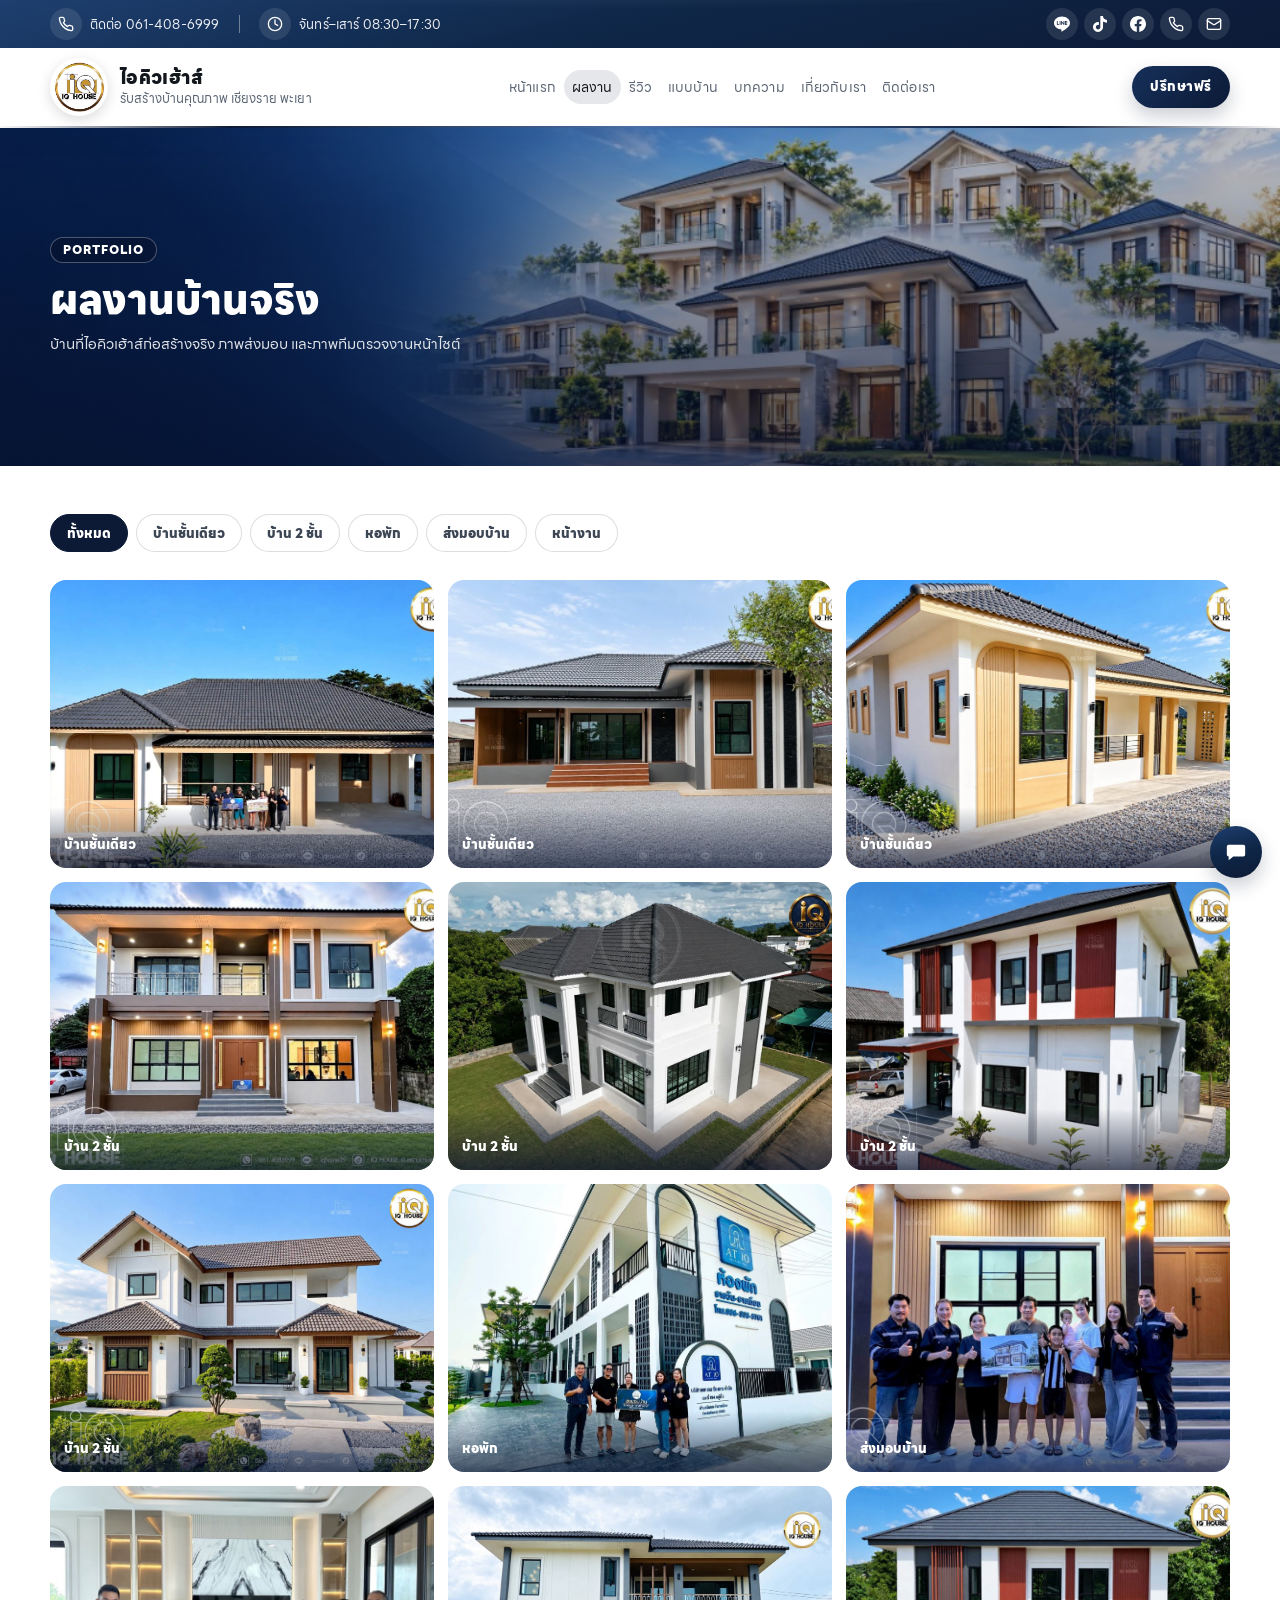
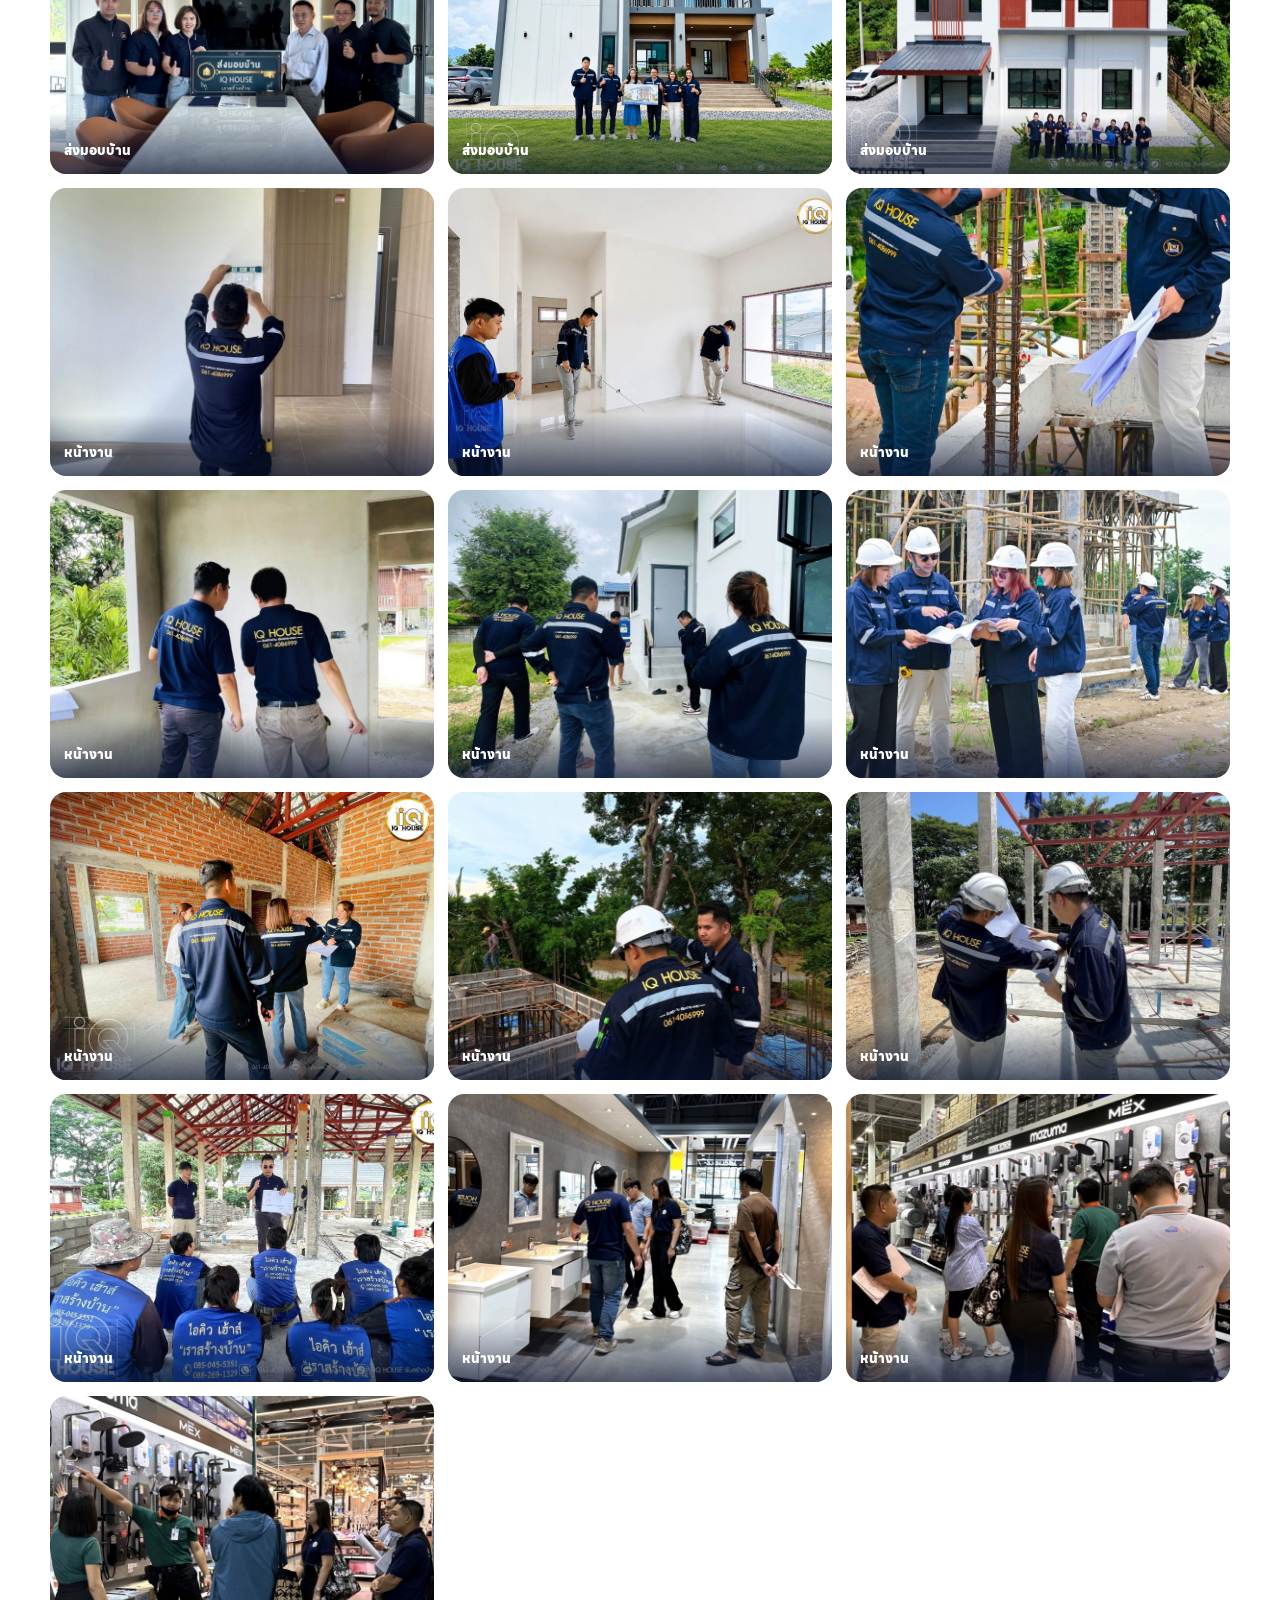
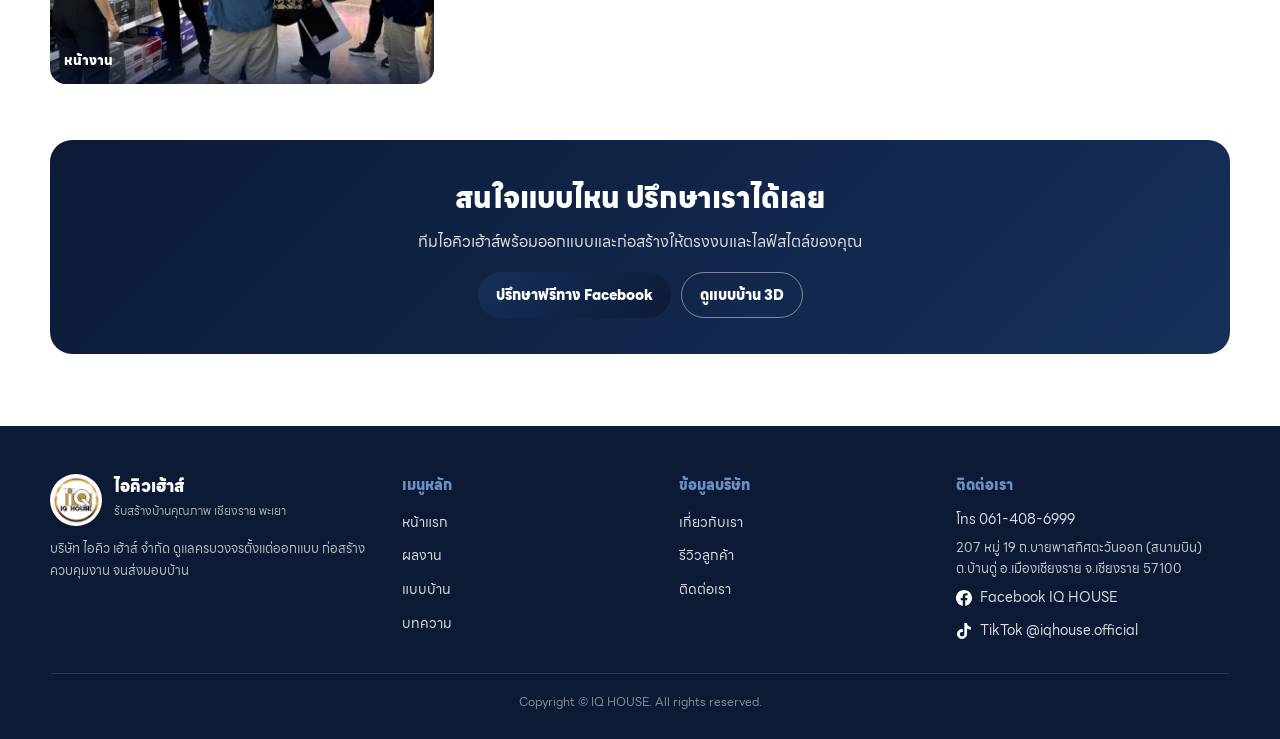
<file: portfolio.html>
﻿<!DOCTYPE html>
<html lang="th">
<head>
<meta charset="utf-8">
<link rel="icon" href="images/favicon.png?v=1" type="image/png">
<meta name="viewport" content="width=device-width, initial-scale=1, viewport-fit=cover">
<title>ผลงานบ้านจริง | ไอคิวเฮ้าส์</title>
<meta name="description" content="ผลงานบ้านจริงของไอคิวเฮ้าส์ บ้านชั้นเดียว บ้าน 2 ชั้น และหอพัก ในเชียงราย พะเยา">
<link rel="stylesheet" href="css/header.css?v=20261116a">
<link rel="stylesheet" href="css/fonts.css">
<link rel="stylesheet" href="css/site-pages.css?v=20261003s">
<link rel="stylesheet" href="css/home-extra.css?v=20261005h">
<link rel="stylesheet" href="css/responsive.css?v=20261005j">
</head>
<body class="theme-a iqPage">
<header class="iqNav" id="iqNav" data-iq-nav>
  <div class="iqTopbar">
    <div class="iqTopbar__inner">
      <ul class="iqTopbar__info">
        <li class="iqTopbar__phone">
          <a href="tel:0614086999">
            <span class="iqTopbar__mark"><img src="images/site/icons/phone.svg" alt="" width="16" height="16"></span>
            ติดต่อ 061-408-6999
          </a>
        </li>
        <li class="iqTopbar__hours">
          <span>
            <span class="iqTopbar__mark"><img src="images/site/icons/clock.svg" alt="" width="16" height="16"></span>
            จันทร์–เสาร์ 08:30–17:30
          </span>
        </li>
      </ul>
      <ul class="iqTopbar__social" aria-label="ช่องทางติดต่อ">
        <li>
          <a href="contact.html" aria-label="LINE">
            <img src="images/site/icons/line.svg" alt="" width="16" height="16">
          </a>
        </li>
        <li>
          <a href="https://www.tiktok.com/@iqhouse.official" target="_blank" rel="noopener" aria-label="TikTok">
            <img src="images/site/icons/tiktok.svg" alt="" width="16" height="16">
          </a>
        </li>
        <li>
          <a href="https://www.facebook.com/profile.php?id=100057537335184" target="_blank" rel="noopener" aria-label="Facebook">
            <img src="images/site/icons/facebook.svg" alt="" width="16" height="16">
          </a>
        </li>
        <li>
          <a href="tel:0614086999" aria-label="โทร 061-408-6999">
            <img src="images/site/icons/phone.svg" alt="" width="16" height="16">
          </a>
        </li>
        <li>
          <a href="contact.html" aria-label="อีเมล">
            <img src="images/site/icons/email.svg" alt="" width="16" height="16">
          </a>
        </li>
      </ul>
    </div>
  </div>
  <div class="iqNav__bar">
    <a class="iqNav__logo" href="index.html" aria-label="IQ HOUSE">
      <img src="images/iqhouse-logo.png" alt="IQ HOUSE" width="58" height="58">
      <span class="iqNav__brand"><strong>ไอคิวเฮ้าส์</strong><em>รับสร้างบ้านคุณภาพ เชียงราย พะเยา</em></span>
    </a>
    <nav class="iqNav__menu" id="iqNavMenu" aria-label="เมนูหลัก">
      <a class="iqNav__link" href="index.html">หน้าแรก</a>
      <a class="iqNav__link is-active" href="portfolio.html">ผลงาน</a>
      <a class="iqNav__link" href="reviews.html">รีวิว</a>
      <a class="iqNav__link" href="designs.html">แบบบ้าน</a>
      <a class="iqNav__link" href="articles.html">บทความ</a>
      <a class="iqNav__link" href="about.html">เกี่ยวกับเรา</a>
      <a class="iqNav__link" href="contact.html">ติดต่อเรา</a>
    </nav>
    <div class="iqNav__actions">
      <a class="iqNav__cta" href="https://www.facebook.com/profile.php?id=100057537335184" target="_blank" rel="noopener">ปรึกษาฟรี</a>
      <button class="iqNav__toggle" type="button" aria-label="เปิดเมนู" aria-expanded="false" aria-controls="iqNavMenu"><span></span><span></span><span></span></button>
    </div>
  </div>
</header>

<section class="iqPage__hero">
  <img class="iqPage__heroImg iqPage__heroImg--banner" src="images/site/heroes/portfolio.png" alt="" width="1600" height="500">
  <div class="iqPage__heroShade" aria-hidden="true"></div>
  <div class="iqPage__heroInner">
    <p class="iqPage__eyebrow">PORTFOLIO</p>
    <h1 class="iqPage__title">ผลงานบ้านจริง</h1>
    <p class="iqPage__lead">บ้านที่ไอคิวเฮ้าส์ก่อสร้างจริง ภาพส่งมอบ และภาพทีมตรวจงานหน้าไซต์</p>
  </div>
</section>

<main class="iqPage__wrap">
  <div class="iqFilters" role="tablist" aria-label="กรองผลงาน">
    <button type="button" class="iqFilters__btn is-active" data-filter="all">ทั้งหมด</button>
    <button type="button" class="iqFilters__btn" data-filter="1f">บ้านชั้นเดียว</button>
    <button type="button" class="iqFilters__btn" data-filter="2f">บ้าน 2 ชั้น</button>
    <button type="button" class="iqFilters__btn" data-filter="dorm">หอพัก</button>
    <button type="button" class="iqFilters__btn" data-filter="handover">ส่งมอบบ้าน</button>
    <button type="button" class="iqFilters__btn" data-filter="work">หน้างาน</button>
  </div>

  <div class="iqGallery" id="iqPortfolioGallery">
    <figure class="iqGallery__item" data-cat="1f"><img src="images/site/album/houses/1f-group.jpg" alt="บ้านชั้นเดียว IQ HOUSE" loading="lazy"><figcaption class="iqGallery__cap">บ้านชั้นเดียว</figcaption></figure>
    <figure class="iqGallery__item" data-cat="1f"><img src="images/site/album/houses/1f-gray.jpg" alt="บ้านชั้นเดียว IQ HOUSE" loading="lazy"><figcaption class="iqGallery__cap">บ้านชั้นเดียว</figcaption></figure>
    <figure class="iqGallery__item" data-cat="1f"><img src="images/site/album/houses/1f-compact.jpg" alt="บ้านชั้นเดียว IQ HOUSE" loading="lazy"><figcaption class="iqGallery__cap">บ้านชั้นเดียว</figcaption></figure>
    <figure class="iqGallery__item" data-cat="2f"><img src="images/site/album/houses/2f-dusk.jpg" alt="บ้าน 2 ชั้น IQ HOUSE" loading="lazy"><figcaption class="iqGallery__cap">บ้าน 2 ชั้น</figcaption></figure>
    <figure class="iqGallery__item" data-cat="2f"><img src="images/site/album/houses/2f-aerial.jpg" alt="บ้าน 2 ชั้น IQ HOUSE" loading="lazy"><figcaption class="iqGallery__cap">บ้าน 2 ชั้น</figcaption></figure>
    <figure class="iqGallery__item" data-cat="2f"><img src="images/site/album/houses/2f-red.jpg" alt="บ้าน 2 ชั้น IQ HOUSE" loading="lazy"><figcaption class="iqGallery__cap">บ้าน 2 ชั้น</figcaption></figure>
    <figure class="iqGallery__item" data-cat="2f"><img src="images/site/album/houses/2f-whitewood.jpg" alt="บ้าน 2 ชั้น IQ HOUSE" loading="lazy"><figcaption class="iqGallery__cap">บ้าน 2 ชั้น</figcaption></figure>
    <figure class="iqGallery__item" data-cat="dorm"><img src="images/site/album/houses/dorm-at10.jpg" alt="อาคารพัก IQ HOUSE" loading="lazy"><figcaption class="iqGallery__cap">หอพัก</figcaption></figure>
    <figure class="iqGallery__item" data-cat="handover"><img src="images/site/album/houses/handover-family.jpg" alt="ส่งมอบบ้าน IQ HOUSE" loading="lazy"><figcaption class="iqGallery__cap">ส่งมอบบ้าน</figcaption></figure>
    <figure class="iqGallery__item" data-cat="handover"><img src="images/site/album/houses/handover-office.jpg" alt="ส่งมอบบ้าน IQ HOUSE" loading="lazy"><figcaption class="iqGallery__cap">ส่งมอบบ้าน</figcaption></figure>
    <figure class="iqGallery__item" data-cat="handover"><img src="images/site/album/houses/handover-lawn.jpg" alt="ส่งมอบบ้าน IQ HOUSE" loading="lazy"><figcaption class="iqGallery__cap">ส่งมอบบ้าน</figcaption></figure>
    <figure class="iqGallery__item" data-cat="handover"><img src="images/site/album/houses/handover-red.jpg" alt="ส่งมอบบ้าน IQ HOUSE" loading="lazy"><figcaption class="iqGallery__cap">ส่งมอบบ้าน</figcaption></figure>
    <figure class="iqGallery__item" data-cat="work"><img src="images/site/album/work/switch.jpg" alt="ตรวจงานระบบไฟฟ้า IQ HOUSE" loading="lazy"><figcaption class="iqGallery__cap">หน้างาน</figcaption></figure>
    <figure class="iqGallery__item" data-cat="work"><img src="images/site/album/work/room.jpg" alt="ตรวจห้องก่อนส่งมอบ IQ HOUSE" loading="lazy"><figcaption class="iqGallery__cap">หน้างาน</figcaption></figure>
    <figure class="iqGallery__item" data-cat="work"><img src="images/site/album/work/rebar.jpg" alt="ตรวจเหล็กเสา IQ HOUSE" loading="lazy"><figcaption class="iqGallery__cap">หน้างาน</figcaption></figure>
    <figure class="iqGallery__item" data-cat="work"><img src="images/site/album/work/wall.jpg" alt="ตรวจผนังหน้างาน IQ HOUSE" loading="lazy"><figcaption class="iqGallery__cap">หน้างาน</figcaption></figure>
    <figure class="iqGallery__item" data-cat="work"><img src="images/site/album/work/exterior.jpg" alt="ตรวจภายนอกอาคาร IQ HOUSE" loading="lazy"><figcaption class="iqGallery__cap">หน้างาน</figcaption></figure>
    <figure class="iqGallery__item" data-cat="work"><img src="images/site/album/work/plans.jpg" alt="ตรวจแบบที่หน้างาน IQ HOUSE" loading="lazy"><figcaption class="iqGallery__cap">หน้างาน</figcaption></figure>
    <figure class="iqGallery__item" data-cat="work"><img src="images/site/album/work/brick.jpg" alt="ตรวจงานก่ออิฐ IQ HOUSE" loading="lazy"><figcaption class="iqGallery__cap">หน้างาน</figcaption></figure>
    <figure class="iqGallery__item" data-cat="work"><img src="images/site/album/work/river.jpg" alt="ตรวจโครงสร้างริมน้ำ IQ HOUSE" loading="lazy"><figcaption class="iqGallery__cap">หน้างาน</figcaption></figure>
    <figure class="iqGallery__item" data-cat="work"><img src="images/site/album/work/steel.jpg" alt="ตรวจโครงหลังคาเหล็ก IQ HOUSE" loading="lazy"><figcaption class="iqGallery__cap">หน้างาน</figcaption></figure>
    <figure class="iqGallery__item" data-cat="work"><img src="images/site/album/work/meeting.jpg" alt="คุยแบบกับทีมหน้างาน IQ HOUSE" loading="lazy"><figcaption class="iqGallery__cap">หน้างาน</figcaption></figure>
    <figure class="iqGallery__item" data-cat="work"><img src="images/site/album/work/showroom-sinks.jpg" alt="พาลูกค้าเลือกสุขภัณฑ์ IQ HOUSE" loading="lazy"><figcaption class="iqGallery__cap">หน้างาน</figcaption></figure>
    <figure class="iqGallery__item" data-cat="work"><img src="images/site/album/work/showroom-heaters.jpg" alt="พาลูกค้าเลือกเครื่องทำน้ำอุ่น IQ HOUSE" loading="lazy"><figcaption class="iqGallery__cap">หน้างาน</figcaption></figure>
    <figure class="iqGallery__item" data-cat="work"><img src="images/site/album/work/showroom-explain.jpg" alt="เลือกอุปกรณ์ในโชว์รูม IQ HOUSE" loading="lazy"><figcaption class="iqGallery__cap">หน้างาน</figcaption></figure>
  </div>

  <div class="iqPageCta">
    <h2>สนใจแบบไหน ปรึกษาเราได้เลย</h2>
    <p>ทีมไอคิวเฮ้าส์พร้อมออกแบบและก่อสร้างให้ตรงงบและไลฟ์สไตล์ของคุณ</p>
    <div class="iqPageCta__actions">
      <a class="primary" href="https://www.facebook.com/profile.php?id=100057537335184" target="_blank" rel="noopener">ปรึกษาฟรีทาง Facebook</a>
      <a class="ghost" href="designs.html">ดูแบบบ้าน 3D</a>
    </div>
  </div>
</main>

<div data-iq-footer></div>

<script src="js/iq-nav.js?v=20261005i" defer></script>
<script src="js/iq-footer.js?v=20261003q" defer></script>
  <script src="js/iq-lightbox.js" defer></script>
<script src="js/iq-gallery-filter.js" defer></script>
</body>
</html>
</file>
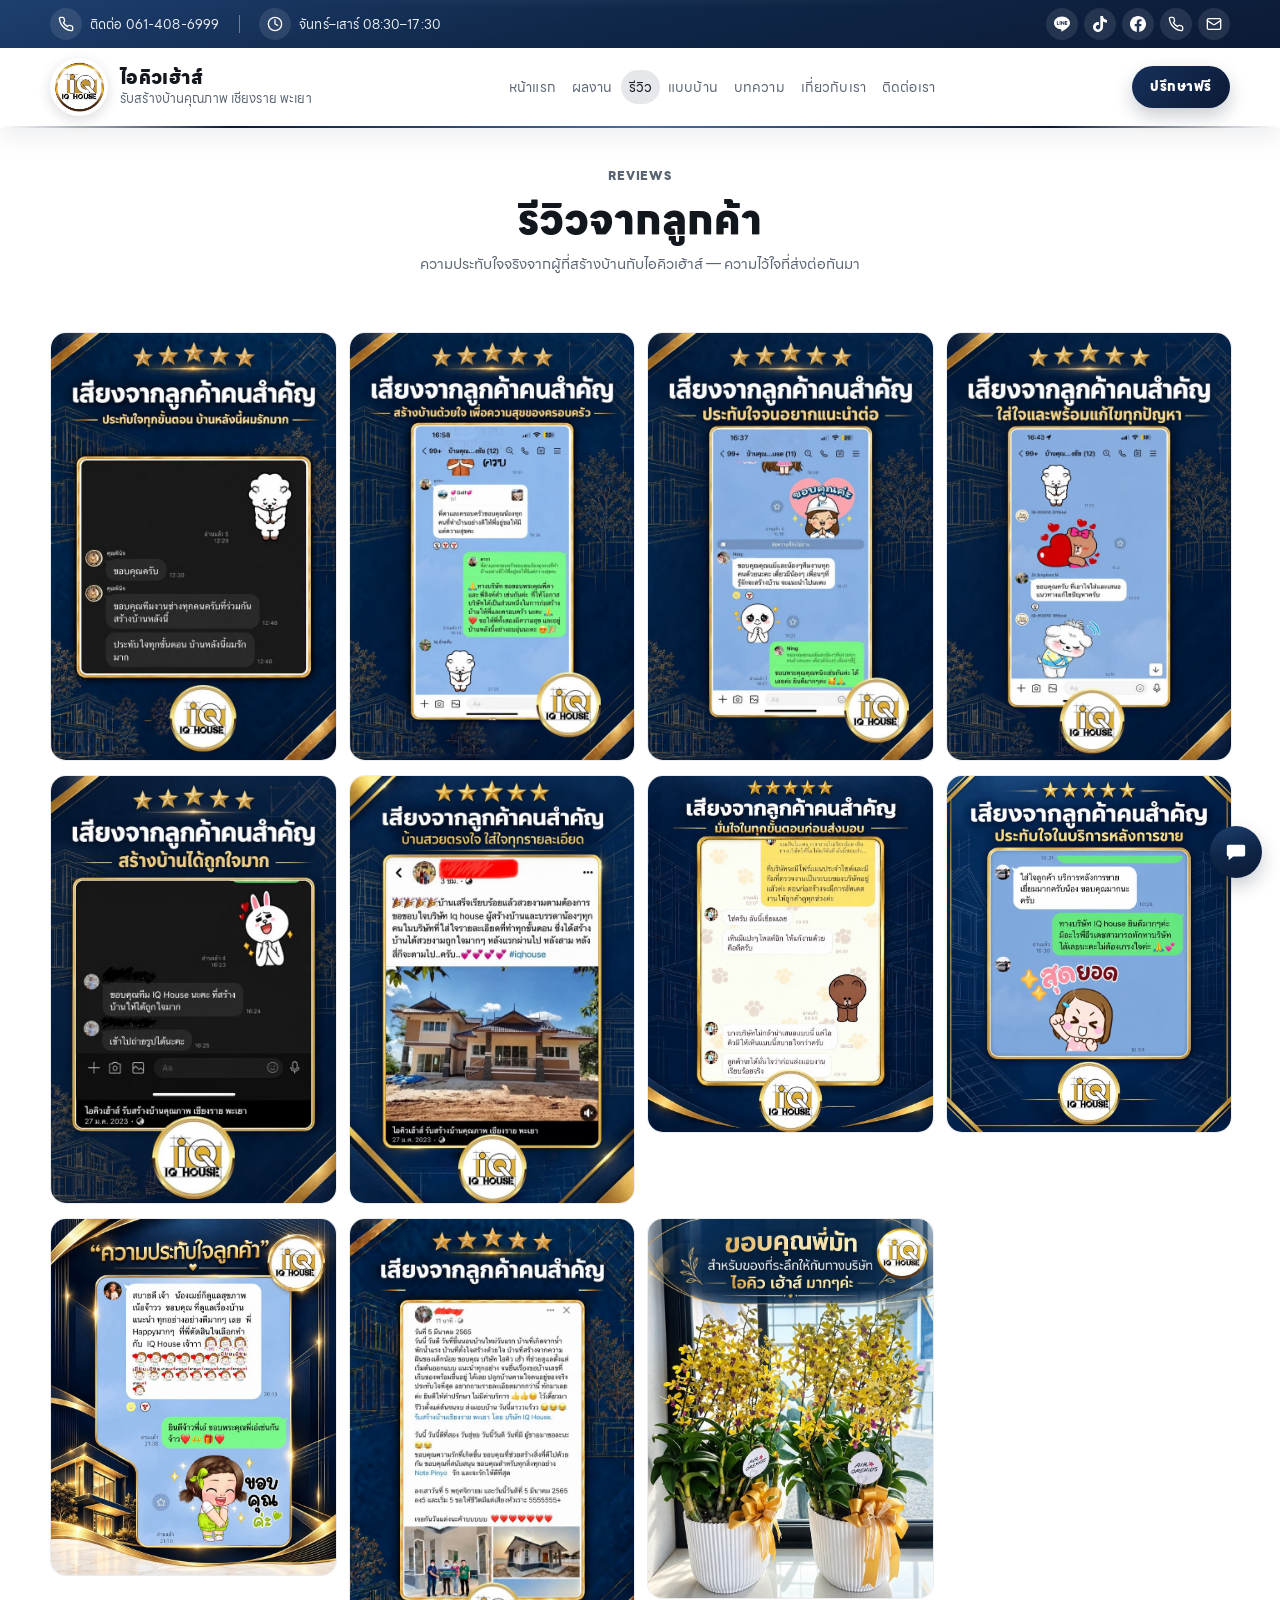
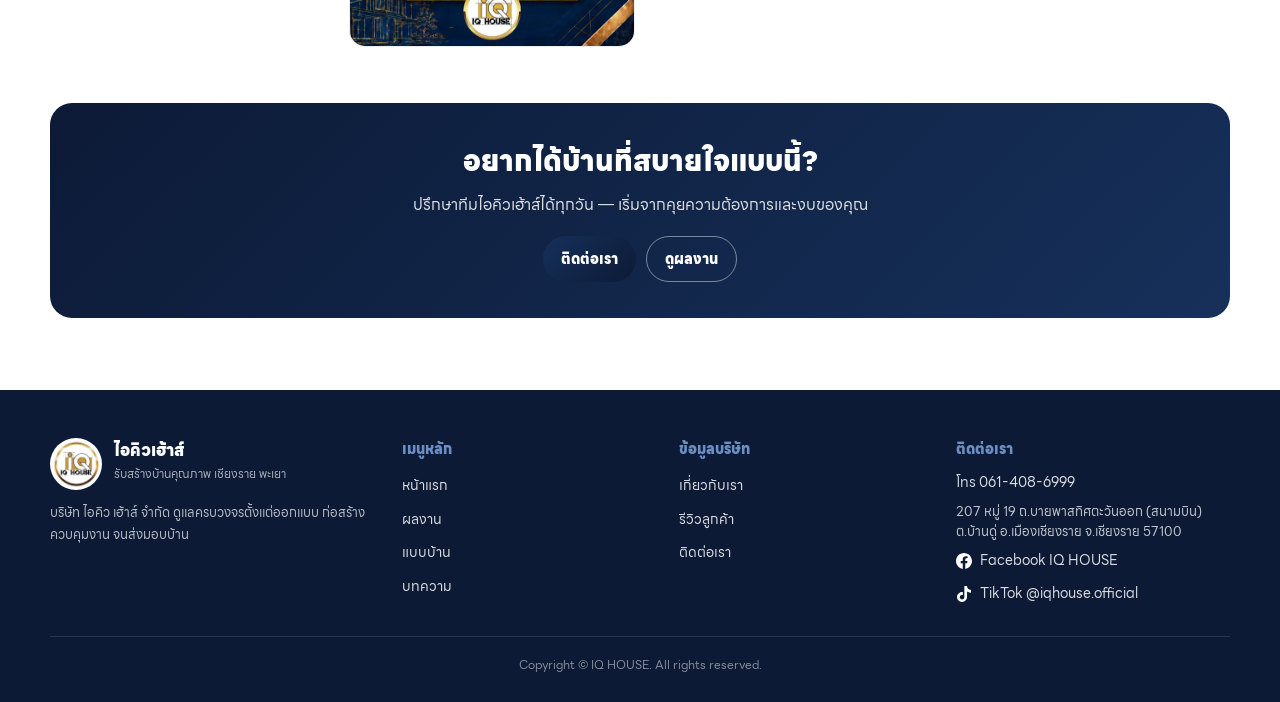
<file: reviews.html>
﻿<!DOCTYPE html>
<html lang="th">
<head>
<meta charset="utf-8">
<link rel="icon" href="images/favicon.png?v=1" type="image/png">
<meta name="viewport" content="width=device-width, initial-scale=1, viewport-fit=cover">
<title>รีวิวลูกค้า | ไอคิวเฮ้าส์</title>
<meta name="description" content="เสียงจากลูกค้าที่สร้างบ้านกับไอคิวเฮ้าส์ ความประทับใจและการแนะนำต่อ">
<link rel="stylesheet" href="css/header.css?v=20261116a">
<link rel="stylesheet" href="css/fonts.css">
<link rel="stylesheet" href="css/site-pages.css?v=20261118a">
<link rel="stylesheet" href="css/home-extra.css?v=20261005h">
<link rel="stylesheet" href="css/responsive.css?v=20261118a">
</head>
<body class="theme-a iqPage">
<header class="iqNav" id="iqNav" data-iq-nav>
  <div class="iqTopbar">
    <div class="iqTopbar__inner">
      <ul class="iqTopbar__info">
        <li class="iqTopbar__phone">
          <a href="tel:0614086999">
            <span class="iqTopbar__mark"><img src="images/site/icons/phone.svg" alt="" width="16" height="16"></span>
            ติดต่อ 061-408-6999
          </a>
        </li>
        <li class="iqTopbar__hours">
          <span>
            <span class="iqTopbar__mark"><img src="images/site/icons/clock.svg" alt="" width="16" height="16"></span>
            จันทร์–เสาร์ 08:30–17:30
          </span>
        </li>
      </ul>
      <ul class="iqTopbar__social" aria-label="ช่องทางติดต่อ">
        <li>
          <a href="contact.html" aria-label="LINE">
            <img src="images/site/icons/line.svg" alt="" width="16" height="16">
          </a>
        </li>
        <li>
          <a href="https://www.tiktok.com/@iqhouse.official" target="_blank" rel="noopener" aria-label="TikTok">
            <img src="images/site/icons/tiktok.svg" alt="" width="16" height="16">
          </a>
        </li>
        <li>
          <a href="https://www.facebook.com/profile.php?id=100057537335184" target="_blank" rel="noopener" aria-label="Facebook">
            <img src="images/site/icons/facebook.svg" alt="" width="16" height="16">
          </a>
        </li>
        <li>
          <a href="tel:0614086999" aria-label="โทร 061-408-6999">
            <img src="images/site/icons/phone.svg" alt="" width="16" height="16">
          </a>
        </li>
        <li>
          <a href="contact.html" aria-label="อีเมล">
            <img src="images/site/icons/email.svg" alt="" width="16" height="16">
          </a>
        </li>
      </ul>
    </div>
  </div>
  <div class="iqNav__bar">
    <a class="iqNav__logo" href="index.html" aria-label="IQ HOUSE">
      <img src="images/iqhouse-logo.png" alt="IQ HOUSE" width="58" height="58">
      <span class="iqNav__brand"><strong>ไอคิวเฮ้าส์</strong><em>รับสร้างบ้านคุณภาพ เชียงราย พะเยา</em></span>
    </a>
    <nav class="iqNav__menu" id="iqNavMenu" aria-label="เมนูหลัก">
      <a class="iqNav__link" href="index.html">หน้าแรก</a>
      <a class="iqNav__link" href="portfolio.html">ผลงาน</a>
      <a class="iqNav__link is-active" href="reviews.html">รีวิว</a>
      <a class="iqNav__link" href="designs.html">แบบบ้าน</a>
      <a class="iqNav__link" href="articles.html">บทความ</a>
      <a class="iqNav__link" href="about.html">เกี่ยวกับเรา</a>
      <a class="iqNav__link" href="contact.html">ติดต่อเรา</a>
    </nav>
    <div class="iqNav__actions">
      <a class="iqNav__cta" href="https://www.facebook.com/profile.php?id=100057537335184" target="_blank" rel="noopener">ปรึกษาฟรี</a>
      <button class="iqNav__toggle" type="button" aria-label="เปิดเมนู" aria-expanded="false" aria-controls="iqNavMenu"><span></span><span></span><span></span></button>
    </div>
  </div>
</header>

<section class="iqPage__hero iqPage__hero--plain">
  <div class="iqPage__heroInner">
    <p class="iqPage__eyebrow">REVIEWS</p>
    <h1 class="iqPage__title">รีวิวจากลูกค้า</h1>
    <p class="iqPage__lead">ความประทับใจจริงจากผู้ที่สร้างบ้านกับไอคิวเฮ้าส์ — ความไว้ใจที่ส่งต่อกันมา</p>
  </div>
</section>

<main class="iqPage__wrap">
  <div class="iqReviewGrid">
    <figure class="iqReviewCard"><img src="images/site/album/reviews/01-every-step.jpg" alt="รีวิวลูกค้า ประทับใจทุกขั้นตอน" loading="lazy"></figure>
    <figure class="iqReviewCard"><img src="images/site/album/reviews/02-with-heart.jpg" alt="รีวิวลูกค้า สร้างบ้านด้วยใจ" loading="lazy"></figure>
    <figure class="iqReviewCard"><img src="images/site/album/reviews/03-recommend.jpg" alt="รีวิวลูกค้า ประทับใจจนอยากแนะนำต่อ" loading="lazy"></figure>
    <figure class="iqReviewCard"><img src="images/site/album/reviews/04-careful.jpg" alt="รีวิวลูกค้า ใส่ใจและพร้อมแก้ไขทุกปัญหา" loading="lazy"></figure>
    <figure class="iqReviewCard"><img src="images/site/album/reviews/05-just-right.jpg" alt="รีวิวลูกค้า สร้างบ้านได้ถูกใจมาก" loading="lazy"></figure>
    <figure class="iqReviewCard"><img src="images/site/album/reviews/06-beautiful.jpg" alt="รีวิวลูกค้า บ้านสวยตรงใจ ใส่ใจรายละเอียด" loading="lazy"></figure>
    <figure class="iqReviewCard"><img src="images/site/album/reviews/07-confident.jpg" alt="รีวิวลูกค้า มั่นใจในทุกขั้นตอนก่อนส่งมอบ" loading="lazy"></figure>
    <figure class="iqReviewCard"><img src="images/site/album/reviews/08-after-sales.jpg" alt="รีวิวลูกค้า ประทับใจบริการหลังการขาย" loading="lazy"></figure>
    <figure class="iqReviewCard"><img src="images/site/album/reviews/10-impressed.jpg" alt="รีวิวลูกค้า ความประทับใจ" loading="lazy"></figure>
    <figure class="iqReviewCard"><img src="images/site/album/reviews/11-from-start.jpg" alt="รีวิวลูกค้า ดูแลตั้งแต่เริ่มจนส่งมอบ" loading="lazy"></figure>
    <figure class="iqReviewCard"><img src="images/site/album/reviews/12-gift.jpg" alt="ของขวัญขอบคุณจากลูกค้า IQ HOUSE" loading="lazy"></figure>
  </div>

  <div class="iqPageCta">
    <h2>อยากได้บ้านที่สบายใจแบบนี้?</h2>
    <p>ปรึกษาทีมไอคิวเฮ้าส์ได้ทุกวัน — เริ่มจากคุยความต้องการและงบของคุณ</p>
    <div class="iqPageCta__actions">
      <a class="primary" href="contact.html">ติดต่อเรา</a>
      <a class="ghost" href="portfolio.html">ดูผลงาน</a>
    </div>
  </div>
</main>

<div data-iq-footer></div>

<script src="js/iq-nav.js?v=20261005i" defer></script>
<script src="js/iq-footer.js?v=20261003q" defer></script>
  <script src="js/iq-lightbox.js" defer></script>
</body>
</html>
</file>
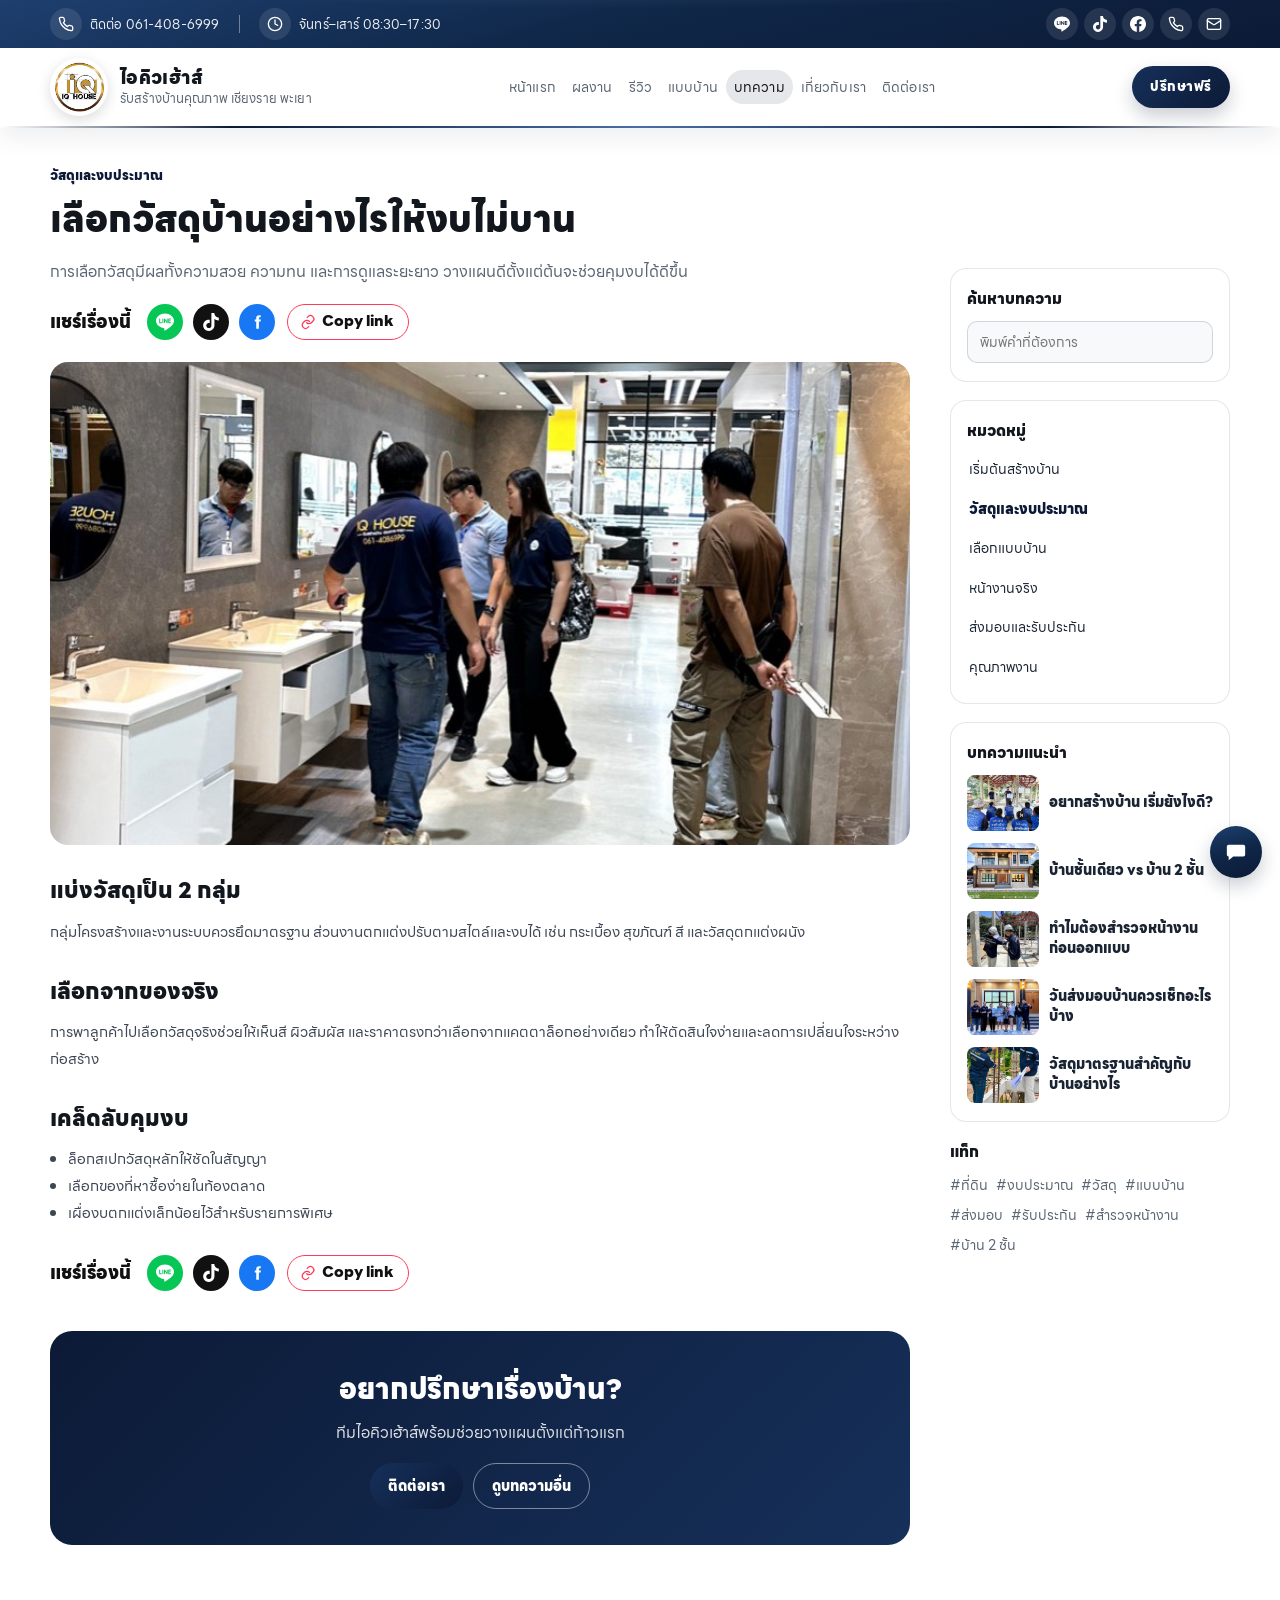
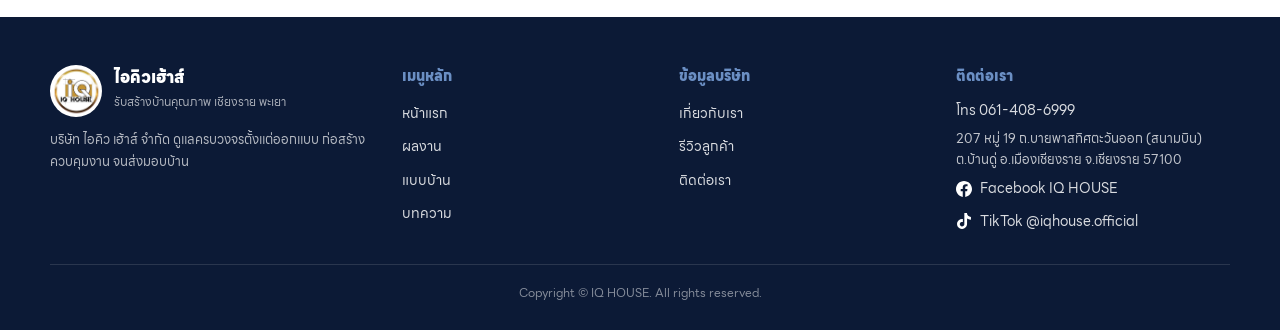
<file: articles/choose-materials.html>
﻿<!DOCTYPE html>
<html lang="th">
<head>
<meta charset="utf-8">
<link rel="icon" href="../images/favicon.png?v=1" type="image/png">
<meta name="viewport" content="width=device-width, initial-scale=1, viewport-fit=cover">
<title>เลือกวัสดุบ้านอย่างไรให้งบไม่บาน | ไอคิวเฮ้าส์</title>
<meta name="description" content="การเลือกวัสดุมีผลทั้งความสวย ความทน และการดูแลระยะยาว วางแผนดีตั้งแต่ต้นจะช่วยคุมงบได้ดีขึ้น">
<link rel="stylesheet" href="../css/header.css?v=20261116a">
<link rel="stylesheet" href="../css/fonts.css">
<link rel="stylesheet" href="../css/site-pages.css">
<link rel="stylesheet" href="../css/home-extra.css?v=20261005h">
<link rel="stylesheet" href="../css/responsive.css?v=20261005j">
</head>
<body class="theme-a iqPage">
<header class="iqNav" id="iqNav" data-iq-nav>
  <div class="iqTopbar">
    <div class="iqTopbar__inner">
      <ul class="iqTopbar__info">
        <li class="iqTopbar__phone">
          <a href="tel:0614086999">
            <span class="iqTopbar__mark"><img src="../images/site/icons/phone.svg" alt="" width="16" height="16"></span>
            ติดต่อ 061-408-6999
          </a>
        </li>
        <li class="iqTopbar__hours">
          <span>
            <span class="iqTopbar__mark"><img src="../images/site/icons/clock.svg" alt="" width="16" height="16"></span>
            จันทร์–เสาร์ 08:30–17:30
          </span>
        </li>
      </ul>
      <ul class="iqTopbar__social" aria-label="ช่องทางติดต่อ">
        <li>
          <a href="../contact.html" aria-label="LINE">
            <img src="../images/site/icons/line.svg" alt="" width="16" height="16">
          </a>
        </li>
        <li>
          <a href="https://www.tiktok.com/@iqhouse.official" target="_blank" rel="noopener" aria-label="TikTok">
            <img src="../images/site/icons/tiktok.svg" alt="" width="16" height="16">
          </a>
        </li>
        <li>
          <a href="https://www.facebook.com/profile.php?id=100057537335184" target="_blank" rel="noopener" aria-label="Facebook">
            <img src="../images/site/icons/facebook.svg" alt="" width="16" height="16">
          </a>
        </li>
        <li>
          <a href="tel:0614086999" aria-label="โทร 061-408-6999">
            <img src="../images/site/icons/phone.svg" alt="" width="16" height="16">
          </a>
        </li>
        <li>
          <a href="../contact.html" aria-label="อีเมล">
            <img src="../images/site/icons/email.svg" alt="" width="16" height="16">
          </a>
        </li>
      </ul>
    </div>
  </div>
  <div class="iqNav__bar">
    <a class="iqNav__logo" href="../index.html" aria-label="IQ HOUSE">
      <img src="../images/iqhouse-logo.png" alt="IQ HOUSE" width="58" height="58">
      <span class="iqNav__brand"><strong>ไอคิวเฮ้าส์</strong><em>รับสร้างบ้านคุณภาพ เชียงราย พะเยา</em></span>
    </a>
    <nav class="iqNav__menu" id="iqNavMenu" aria-label="เมนูหลัก">
      <a class="iqNav__link" href="../index.html">หน้าแรก</a>
      <a class="iqNav__link" href="../portfolio.html">ผลงาน</a>
      <a class="iqNav__link" href="../reviews.html">รีวิว</a>
      <a class="iqNav__link" href="../designs.html">แบบบ้าน</a>
      <a class="iqNav__link is-active" href="../articles.html">บทความ</a>
      <a class="iqNav__link" href="../about.html">เกี่ยวกับเรา</a>
      <a class="iqNav__link" href="../contact.html">ติดต่อเรา</a>
    </nav>
    <div class="iqNav__actions">
      <a class="iqNav__cta" href="https://www.facebook.com/profile.php?id=100057537335184" target="_blank" rel="noopener">ปรึกษาฟรี</a>
      <button class="iqNav__toggle" type="button" aria-label="เปิดเมนู" aria-expanded="false" aria-controls="iqNavMenu"><span></span><span></span><span></span></button>
    </div>
  </div>
</header>

<div class="iqArticleLayout">
  <article class="iqArticle">
  <p class="iqArticle__meta">วัสดุและงบประมาณ</p>
  <h1 class="iqArticle__title">เลือกวัสดุบ้านอย่างไรให้งบไม่บาน</h1>
  <p class="iqArticle__lead">การเลือกวัสดุมีผลทั้งความสวย ความทน และการดูแลระยะยาว วางแผนดีตั้งแต่ต้นจะช่วยคุมงบได้ดีขึ้น</p>
  <div class="iqShare" aria-label="แชร์เรื่องนี้">
    <p class="iqShare__label">แชร์เรื่องนี้</p>
    <div class="iqShare__actions">
      <button type="button" class="iqShare__btn iqShare__btn--line" data-iq-share="line" aria-label="แชร์ไป LINE"><svg viewBox="0 0 24 24" aria-hidden="true"><path fill="#fff" d="M19.365 9.863c.349 0 .63.285.63.631 0 .345-.281.63-.63.63H17.61v1.125h1.755c.349 0 .63.283.63.63 0 .344-.281.629-.63.629h-2.386c-.345 0-.627-.285-.627-.629V8.108c0-.345.282-.63.63-.63h2.386c.346 0 .627.285.627.63 0 .349-.281.63-.63.63H17.61v1.125h1.755zm-3.855 3.016c0 .27-.174.51-.432.596-.064.021-.133.031-.199.031-.211 0-.391-.09-.51-.25l-2.443-3.317v2.94c0 .344-.279.629-.631.629-.346 0-.626-.285-.626-.629V8.108c0-.27.173-.51.43-.595.06-.023.136-.033.194-.033.195 0 .375.104.495.254l2.462 3.33V8.108c0-.345.282-.63.63-.63.345 0 .63.285.63.63v4.771zm-5.741 0c0 .344-.282.629-.631.629-.345 0-.627-.285-.627-.629V8.108c0-.345.282-.63.63-.63.346 0 .628.285.628.63v4.771zm-2.466.629H4.917c-.345 0-.63-.285-.63-.629V8.108c0-.345.285-.63.63-.63.348 0 .63.285.63.63v4.141h1.756c.348 0 .629.283.629.63 0 .344-.282.629-.629.629M24 10.314C24 4.943 18.615.572 12 .572S0 4.943 0 10.314c0 4.811 4.27 8.842 10.035 9.608.391.082.923.258 1.058.59.12.301.079.766.038 1.08l-.164 1.02c-.045.301-.24 1.186 1.049.645 1.291-.539 6.916-4.078 9.436-6.975C23.176 14.393 24 12.458 24 10.314"/></svg></button>
      <button type="button" class="iqShare__btn iqShare__btn--tiktok" data-iq-share="tiktok" aria-label="เปิด TikTok"><svg viewBox="0 0 24 24" aria-hidden="true"><path fill="#fff" d="M12.525.02c1.31-.02 2.61-.01 3.91-.02.08 1.53.63 3.09 1.75 4.17 1.12 1.11 2.7 1.62 4.24 1.79v4.03c-1.44-.05-2.89-.35-4.2-.97-.57-.26-1.1-.59-1.62-.93-.01 2.92.01 5.84-.02 8.75-.08 1.4-.54 2.79-1.35 3.94-1.31 1.92-3.58 3.17-5.91 3.21-1.43.08-2.86-.31-4.08-1.03-2.02-1.19-3.44-3.37-3.65-5.71-.02-.5-.03-1-.01-1.49.18-1.9 1.12-3.72 2.58-4.96 1.66-1.44 3.98-2.13 6.15-1.72.02 1.48-.04 2.96-.04 4.44-.99-.32-2.15-.23-3.02.37-.63.41-1.11 1.04-1.36 1.75-.21.51-.15 1.07-.14 1.61.24 1.64 1.82 3.02 3.5 2.87 1.12-.01 2.19-.66 2.77-1.61.19-.33.4-.67.41-1.06.1-1.79.06-3.57.07-5.36.01-4.03-.01-8.05.02-12.07z"/></svg></button>
      <button type="button" class="iqShare__btn iqShare__btn--fb" data-iq-share="facebook" aria-label="แชร์ไป Facebook"><svg viewBox="0 0 24 24" aria-hidden="true"><path fill="#fff" d="M14.5 8.5V6.8c0-.7.5-1 1.2-1H17V3h-2.1C12.2 3 11 4.4 11 6.6v1.9H9v2.7h2V21h3.5v-9.8h2.3l.4-2.7h-2.7Z"/></svg></button>
      <button type="button" class="iqShare__copy" data-iq-share="copy"><svg viewBox="0 0 24 24" aria-hidden="true"><path fill="none" stroke="currentColor" stroke-width="2" stroke-linecap="round" d="M10 13a5 5 0 0 0 7.1.1l2.1-2.1a5 5 0 0 0-7.1-7.1l-1.2 1.2"/><path fill="none" stroke="currentColor" stroke-width="2" stroke-linecap="round" d="M14 11a5 5 0 0 0-7.1-.1L4.8 13a5 5 0 0 0 7.1 7.1l1.2-1.2"/></svg><span>Copy link</span></button>
    </div>
  </div>
  <figure class="iqArticle__cover"><img src="../images/site/album/work/showroom-sinks.jpg" alt="เลือกวัสดุบ้านอย่างไรให้งบไม่บาน" width="1200" height="675"></figure>
  <div class="iqArticle__content">
<h2>แบ่งวัสดุเป็น 2 กลุ่ม</h2>
<p>กลุ่มโครงสร้างและงานระบบควรยึดมาตรฐาน ส่วนงานตกแต่งปรับตามสไตล์และงบได้ เช่น กระเบื้อง สุขภัณฑ์ สี และวัสดุตกแต่งผนัง</p>
<h2>เลือกจากของจริง</h2>
<p>การพาลูกค้าไปเลือกวัสดุจริงช่วยให้เห็นสี ผิวสัมผัส และราคาตรงกว่าเลือกจากแคตตาล็อกอย่างเดียว ทำให้ตัดสินใจง่ายและลดการเปลี่ยนใจระหว่างก่อสร้าง</p>
<h2>เคล็ดลับคุมงบ</h2>
<ul>
<li>ล็อกสเปกวัสดุหลักให้ชัดในสัญญา</li>
<li>เลือกของที่หาซื้อง่ายในท้องตลาด</li>
<li>เผื่องบตกแต่งเล็กน้อยไว้สำหรับรายการพิเศษ</li>
</ul>
  </div>
  <div class="iqShare iqShare--foot" aria-label="แชร์เรื่องนี้">
    <p class="iqShare__label">แชร์เรื่องนี้</p>
    <div class="iqShare__actions">
      <button type="button" class="iqShare__btn iqShare__btn--line" data-iq-share="line" aria-label="แชร์ไป LINE"><svg viewBox="0 0 24 24" aria-hidden="true"><path fill="#fff" d="M19.365 9.863c.349 0 .63.285.63.631 0 .345-.281.63-.63.63H17.61v1.125h1.755c.349 0 .63.283.63.63 0 .344-.281.629-.63.629h-2.386c-.345 0-.627-.285-.627-.629V8.108c0-.345.282-.63.63-.63h2.386c.346 0 .627.285.627.63 0 .349-.281.63-.63.63H17.61v1.125h1.755zm-3.855 3.016c0 .27-.174.51-.432.596-.064.021-.133.031-.199.031-.211 0-.391-.09-.51-.25l-2.443-3.317v2.94c0 .344-.279.629-.631.629-.346 0-.626-.285-.626-.629V8.108c0-.27.173-.51.43-.595.06-.023.136-.033.194-.033.195 0 .375.104.495.254l2.462 3.33V8.108c0-.345.282-.63.63-.63.345 0 .63.285.63.63v4.771zm-5.741 0c0 .344-.282.629-.631.629-.345 0-.627-.285-.627-.629V8.108c0-.345.282-.63.63-.63.346 0 .628.285.628.63v4.771zm-2.466.629H4.917c-.345 0-.63-.285-.63-.629V8.108c0-.345.285-.63.63-.63.348 0 .63.285.63.63v4.141h1.756c.348 0 .629.283.629.63 0 .344-.282.629-.629.629M24 10.314C24 4.943 18.615.572 12 .572S0 4.943 0 10.314c0 4.811 4.27 8.842 10.035 9.608.391.082.923.258 1.058.59.12.301.079.766.038 1.08l-.164 1.02c-.045.301-.24 1.186 1.049.645 1.291-.539 6.916-4.078 9.436-6.975C23.176 14.393 24 12.458 24 10.314"/></svg></button>
      <button type="button" class="iqShare__btn iqShare__btn--tiktok" data-iq-share="tiktok" aria-label="เปิด TikTok"><svg viewBox="0 0 24 24" aria-hidden="true"><path fill="#fff" d="M12.525.02c1.31-.02 2.61-.01 3.91-.02.08 1.53.63 3.09 1.75 4.17 1.12 1.11 2.7 1.62 4.24 1.79v4.03c-1.44-.05-2.89-.35-4.2-.97-.57-.26-1.1-.59-1.62-.93-.01 2.92.01 5.84-.02 8.75-.08 1.4-.54 2.79-1.35 3.94-1.31 1.92-3.58 3.17-5.91 3.21-1.43.08-2.86-.31-4.08-1.03-2.02-1.19-3.44-3.37-3.65-5.71-.02-.5-.03-1-.01-1.49.18-1.9 1.12-3.72 2.58-4.96 1.66-1.44 3.98-2.13 6.15-1.72.02 1.48-.04 2.96-.04 4.44-.99-.32-2.15-.23-3.02.37-.63.41-1.11 1.04-1.36 1.75-.21.51-.15 1.07-.14 1.61.24 1.64 1.82 3.02 3.5 2.87 1.12-.01 2.19-.66 2.77-1.61.19-.33.4-.67.41-1.06.1-1.79.06-3.57.07-5.36.01-4.03-.01-8.05.02-12.07z"/></svg></button>
      <button type="button" class="iqShare__btn iqShare__btn--fb" data-iq-share="facebook" aria-label="แชร์ไป Facebook"><svg viewBox="0 0 24 24" aria-hidden="true"><path fill="#fff" d="M14.5 8.5V6.8c0-.7.5-1 1.2-1H17V3h-2.1C12.2 3 11 4.4 11 6.6v1.9H9v2.7h2V21h3.5v-9.8h2.3l.4-2.7h-2.7Z"/></svg></button>
      <button type="button" class="iqShare__copy" data-iq-share="copy"><svg viewBox="0 0 24 24" aria-hidden="true"><path fill="none" stroke="currentColor" stroke-width="2" stroke-linecap="round" d="M10 13a5 5 0 0 0 7.1.1l2.1-2.1a5 5 0 0 0-7.1-7.1l-1.2 1.2"/><path fill="none" stroke="currentColor" stroke-width="2" stroke-linecap="round" d="M14 11a5 5 0 0 0-7.1-.1L4.8 13a5 5 0 0 0 7.1 7.1l1.2-1.2"/></svg><span>Copy link</span></button>
    </div>
  </div>
  <div class="iqPageCta" style="margin-top:40px">
    <h2>อยากปรึกษาเรื่องบ้าน?</h2>
    <p>ทีมไอคิวเฮ้าส์พร้อมช่วยวางแผนตั้งแต่ก้าวแรก</p>
    <div class="iqPageCta__actions">
      <a class="primary" href="../contact.html">ติดต่อเรา</a>
      <a class="ghost" href="../articles.html">ดูบทความอื่น</a>
    </div>
  </div>
</article>
  <aside class="iqArticleSide" aria-label="ค้นหาและหมวดหมู่">
    <form class="iqArticleSearch" role="search">
      <label for="iqArticleQuery">ค้นหาบทความ</label>
      <input id="iqArticleQuery" type="search" placeholder="พิมพ์คำที่ต้องการ" data-iq-article-search>
    </form>
    <nav class="iqArticleCats" aria-labelledby="iqArticleCatsTitle">
      <h2 id="iqArticleCatsTitle">หมวดหมู่</h2>
      <ul data-iq-article-list>
        <li><a href="start-building.html" data-iq-article-item data-iq-article-text="เริ่มต้นสร้างบ้าน อยากสร้างบ้าน เริ่มยังไงดี? ที่ดิน งบประมาณ ขั้นตอน">เริ่มต้นสร้างบ้าน</a></li>
        <li><a href="choose-materials.html" class="is-current" aria-current="page" data-iq-article-item data-iq-article-text="วัสดุและงบประมาณ เลือกวัสดุบ้านอย่างไรให้งบไม่บาน วัสดุ งบประมาณ กระเบื้อง">วัสดุและงบประมาณ</a></li>
        <li><a href="one-vs-two-story.html" data-iq-article-item data-iq-article-text="เลือกแบบบ้าน บ้านชั้นเดียว vs บ้าน 2 ชั้น แบบบ้าน บ้าน 2 ชั้น ชั้นเดียว">เลือกแบบบ้าน</a></li>
        <li><a href="site-survey.html" data-iq-article-item data-iq-article-text="หน้างานจริง ทำไมต้องสำรวจหน้างานก่อนออกแบบ สำรวจหน้างาน ที่ดิน">หน้างานจริง</a></li>
        <li><a href="handover-warranty.html" data-iq-article-item data-iq-article-text="ส่งมอบและรับประกัน วันส่งมอบบ้านควรเช็กอะไรบ้าง ส่งมอบ รับประกัน">ส่งมอบและรับประกัน</a></li>
        <li><a href="scg-materials.html" data-iq-article-item data-iq-article-text="คุณภาพงาน วัสดุมาตรฐานสำคัญกับบ้านอย่างไร วัสดุ มาตรฐาน คุณภาพ">คุณภาพงาน</a></li>
      </ul>
    </nav>
    <nav class="iqArticlePicks" aria-labelledby="iqArticlePicksTitle">
      <h2 id="iqArticlePicksTitle">บทความแนะนำ</h2>
      <ul>
        <li><a href="start-building.html"><img src="../images/site/album/work/meeting.jpg" alt="" width="72" height="56" loading="lazy"><span>อยากสร้างบ้าน เริ่มยังไงดี?</span></a></li>
        <li><a href="one-vs-two-story.html"><img src="../images/site/album/houses/2f-dusk.jpg" alt="" width="72" height="56" loading="lazy"><span>บ้านชั้นเดียว vs บ้าน 2 ชั้น</span></a></li>
        <li><a href="site-survey.html"><img src="../images/site/album/work/steel.jpg" alt="" width="72" height="56" loading="lazy"><span>ทำไมต้องสำรวจหน้างานก่อนออกแบบ</span></a></li>
        <li><a href="handover-warranty.html"><img src="../images/site/album/houses/handover-family.jpg" alt="" width="72" height="56" loading="lazy"><span>วันส่งมอบบ้านควรเช็กอะไรบ้าง</span></a></li>
        <li><a href="scg-materials.html"><img src="../images/site/album/work/rebar.jpg" alt="" width="72" height="56" loading="lazy"><span>วัสดุมาตรฐานสำคัญกับบ้านอย่างไร</span></a></li>
      </ul>
    </nav>
    <div class="iqArticleTags">
      <h2>แท็ก</h2>
      <div class="iqArticleTags__list">
      <button type="button" data-iq-article-tag="ที่ดิน">#ที่ดิน</button>
      <button type="button" data-iq-article-tag="งบประมาณ">#งบประมาณ</button>
      <button type="button" data-iq-article-tag="วัสดุ">#วัสดุ</button>
      <button type="button" data-iq-article-tag="แบบบ้าน">#แบบบ้าน</button>
      <button type="button" data-iq-article-tag="ส่งมอบ">#ส่งมอบ</button>
      <button type="button" data-iq-article-tag="รับประกัน">#รับประกัน</button>
      <button type="button" data-iq-article-tag="สำรวจหน้างาน">#สำรวจหน้างาน</button>
      <button type="button" data-iq-article-tag="บ้าน 2 ชั้น">#บ้าน 2 ชั้น</button>
      </div>
    </div>
  </aside>
</div>

<div data-iq-footer></div>
<script src="../js/iq-nav.js?v=20261005i" defer></script>
<script src="../js/iq-articles.js" defer></script>
<script src="../js/iq-footer.js?v=20261003q" defer></script>
</body>
</html>
</file>
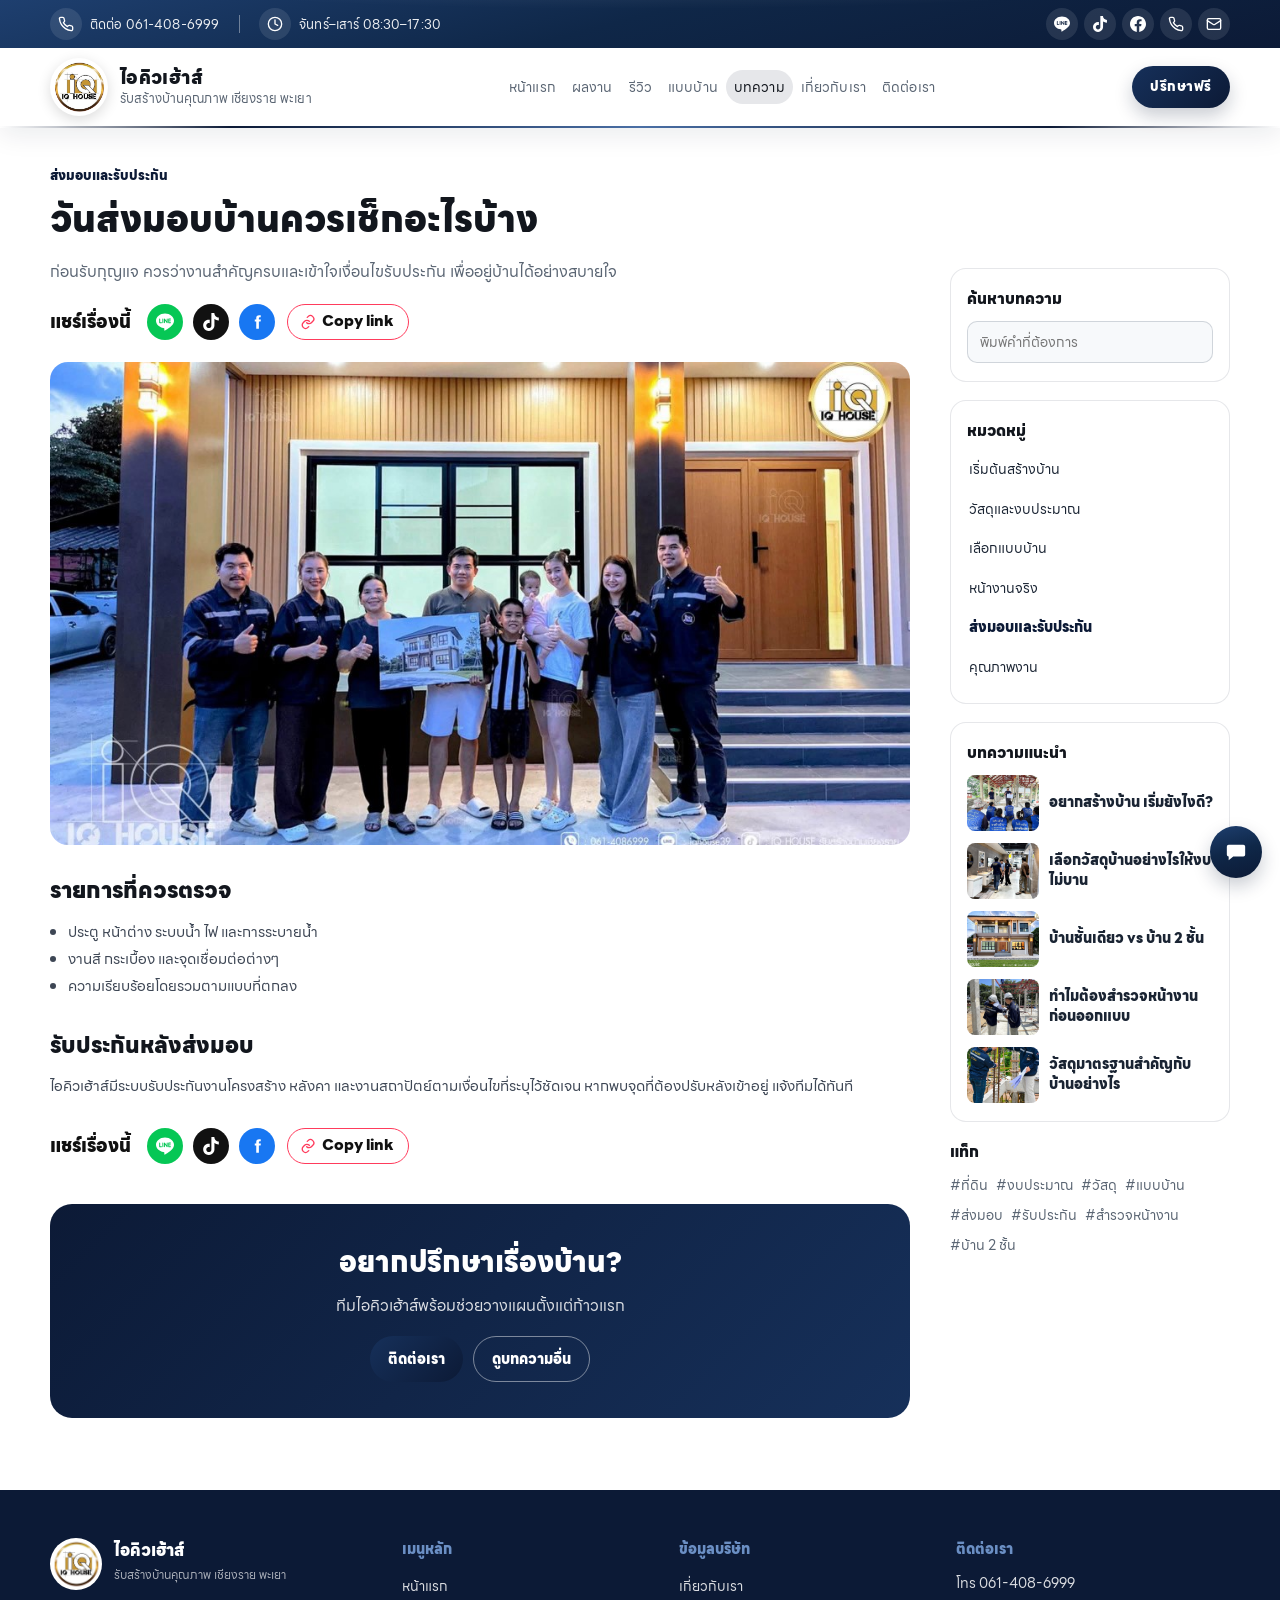
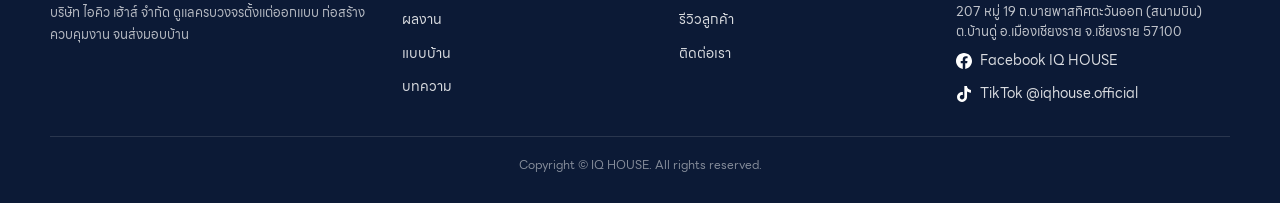
<file: articles/handover-warranty.html>
﻿<!DOCTYPE html>
<html lang="th">
<head>
<meta charset="utf-8">
<link rel="icon" href="../images/favicon.png?v=1" type="image/png">
<meta name="viewport" content="width=device-width, initial-scale=1, viewport-fit=cover">
<title>วันส่งมอบบ้านควรเช็กอะไรบ้าง | ไอคิวเฮ้าส์</title>
<meta name="description" content="ก่อนรับกุญแจ ควรว่างานสำคัญครบและเข้าใจเงื่อนไขรับประกัน เพื่ออยู่บ้านได้อย่างสบายใจ">
<link rel="stylesheet" href="../css/header.css?v=20261116a">
<link rel="stylesheet" href="../css/fonts.css">
<link rel="stylesheet" href="../css/site-pages.css">
<link rel="stylesheet" href="../css/home-extra.css?v=20261005h">
<link rel="stylesheet" href="../css/responsive.css?v=20261005j">
</head>
<body class="theme-a iqPage">
<header class="iqNav" id="iqNav" data-iq-nav>
  <div class="iqTopbar">
    <div class="iqTopbar__inner">
      <ul class="iqTopbar__info">
        <li class="iqTopbar__phone">
          <a href="tel:0614086999">
            <span class="iqTopbar__mark"><img src="../images/site/icons/phone.svg" alt="" width="16" height="16"></span>
            ติดต่อ 061-408-6999
          </a>
        </li>
        <li class="iqTopbar__hours">
          <span>
            <span class="iqTopbar__mark"><img src="../images/site/icons/clock.svg" alt="" width="16" height="16"></span>
            จันทร์–เสาร์ 08:30–17:30
          </span>
        </li>
      </ul>
      <ul class="iqTopbar__social" aria-label="ช่องทางติดต่อ">
        <li>
          <a href="../contact.html" aria-label="LINE">
            <img src="../images/site/icons/line.svg" alt="" width="16" height="16">
          </a>
        </li>
        <li>
          <a href="https://www.tiktok.com/@iqhouse.official" target="_blank" rel="noopener" aria-label="TikTok">
            <img src="../images/site/icons/tiktok.svg" alt="" width="16" height="16">
          </a>
        </li>
        <li>
          <a href="https://www.facebook.com/profile.php?id=100057537335184" target="_blank" rel="noopener" aria-label="Facebook">
            <img src="../images/site/icons/facebook.svg" alt="" width="16" height="16">
          </a>
        </li>
        <li>
          <a href="tel:0614086999" aria-label="โทร 061-408-6999">
            <img src="../images/site/icons/phone.svg" alt="" width="16" height="16">
          </a>
        </li>
        <li>
          <a href="../contact.html" aria-label="อีเมล">
            <img src="../images/site/icons/email.svg" alt="" width="16" height="16">
          </a>
        </li>
      </ul>
    </div>
  </div>
  <div class="iqNav__bar">
    <a class="iqNav__logo" href="../index.html" aria-label="IQ HOUSE">
      <img src="../images/iqhouse-logo.png" alt="IQ HOUSE" width="58" height="58">
      <span class="iqNav__brand"><strong>ไอคิวเฮ้าส์</strong><em>รับสร้างบ้านคุณภาพ เชียงราย พะเยา</em></span>
    </a>
    <nav class="iqNav__menu" id="iqNavMenu" aria-label="เมนูหลัก">
      <a class="iqNav__link" href="../index.html">หน้าแรก</a>
      <a class="iqNav__link" href="../portfolio.html">ผลงาน</a>
      <a class="iqNav__link" href="../reviews.html">รีวิว</a>
      <a class="iqNav__link" href="../designs.html">แบบบ้าน</a>
      <a class="iqNav__link is-active" href="../articles.html">บทความ</a>
      <a class="iqNav__link" href="../about.html">เกี่ยวกับเรา</a>
      <a class="iqNav__link" href="../contact.html">ติดต่อเรา</a>
    </nav>
    <div class="iqNav__actions">
      <a class="iqNav__cta" href="https://www.facebook.com/profile.php?id=100057537335184" target="_blank" rel="noopener">ปรึกษาฟรี</a>
      <button class="iqNav__toggle" type="button" aria-label="เปิดเมนู" aria-expanded="false" aria-controls="iqNavMenu"><span></span><span></span><span></span></button>
    </div>
  </div>
</header>

<div class="iqArticleLayout">
  <article class="iqArticle">
  <p class="iqArticle__meta">ส่งมอบและรับประกัน</p>
  <h1 class="iqArticle__title">วันส่งมอบบ้านควรเช็กอะไรบ้าง</h1>
  <p class="iqArticle__lead">ก่อนรับกุญแจ ควรว่างานสำคัญครบและเข้าใจเงื่อนไขรับประกัน เพื่ออยู่บ้านได้อย่างสบายใจ</p>
  <div class="iqShare" aria-label="แชร์เรื่องนี้">
    <p class="iqShare__label">แชร์เรื่องนี้</p>
    <div class="iqShare__actions">
      <button type="button" class="iqShare__btn iqShare__btn--line" data-iq-share="line" aria-label="แชร์ไป LINE"><svg viewBox="0 0 24 24" aria-hidden="true"><path fill="#fff" d="M19.365 9.863c.349 0 .63.285.63.631 0 .345-.281.63-.63.63H17.61v1.125h1.755c.349 0 .63.283.63.63 0 .344-.281.629-.63.629h-2.386c-.345 0-.627-.285-.627-.629V8.108c0-.345.282-.63.63-.63h2.386c.346 0 .627.285.627.63 0 .349-.281.63-.63.63H17.61v1.125h1.755zm-3.855 3.016c0 .27-.174.51-.432.596-.064.021-.133.031-.199.031-.211 0-.391-.09-.51-.25l-2.443-3.317v2.94c0 .344-.279.629-.631.629-.346 0-.626-.285-.626-.629V8.108c0-.27.173-.51.43-.595.06-.023.136-.033.194-.033.195 0 .375.104.495.254l2.462 3.33V8.108c0-.345.282-.63.63-.63.345 0 .63.285.63.63v4.771zm-5.741 0c0 .344-.282.629-.631.629-.345 0-.627-.285-.627-.629V8.108c0-.345.282-.63.63-.63.346 0 .628.285.628.63v4.771zm-2.466.629H4.917c-.345 0-.63-.285-.63-.629V8.108c0-.345.285-.63.63-.63.348 0 .63.285.63.63v4.141h1.756c.348 0 .629.283.629.63 0 .344-.282.629-.629.629M24 10.314C24 4.943 18.615.572 12 .572S0 4.943 0 10.314c0 4.811 4.27 8.842 10.035 9.608.391.082.923.258 1.058.59.12.301.079.766.038 1.08l-.164 1.02c-.045.301-.24 1.186 1.049.645 1.291-.539 6.916-4.078 9.436-6.975C23.176 14.393 24 12.458 24 10.314"/></svg></button>
      <button type="button" class="iqShare__btn iqShare__btn--tiktok" data-iq-share="tiktok" aria-label="เปิด TikTok"><svg viewBox="0 0 24 24" aria-hidden="true"><path fill="#fff" d="M12.525.02c1.31-.02 2.61-.01 3.91-.02.08 1.53.63 3.09 1.75 4.17 1.12 1.11 2.7 1.62 4.24 1.79v4.03c-1.44-.05-2.89-.35-4.2-.97-.57-.26-1.1-.59-1.62-.93-.01 2.92.01 5.84-.02 8.75-.08 1.4-.54 2.79-1.35 3.94-1.31 1.92-3.58 3.17-5.91 3.21-1.43.08-2.86-.31-4.08-1.03-2.02-1.19-3.44-3.37-3.65-5.71-.02-.5-.03-1-.01-1.49.18-1.9 1.12-3.72 2.58-4.96 1.66-1.44 3.98-2.13 6.15-1.72.02 1.48-.04 2.96-.04 4.44-.99-.32-2.15-.23-3.02.37-.63.41-1.11 1.04-1.36 1.75-.21.51-.15 1.07-.14 1.61.24 1.64 1.82 3.02 3.5 2.87 1.12-.01 2.19-.66 2.77-1.61.19-.33.4-.67.41-1.06.1-1.79.06-3.57.07-5.36.01-4.03-.01-8.05.02-12.07z"/></svg></button>
      <button type="button" class="iqShare__btn iqShare__btn--fb" data-iq-share="facebook" aria-label="แชร์ไป Facebook"><svg viewBox="0 0 24 24" aria-hidden="true"><path fill="#fff" d="M14.5 8.5V6.8c0-.7.5-1 1.2-1H17V3h-2.1C12.2 3 11 4.4 11 6.6v1.9H9v2.7h2V21h3.5v-9.8h2.3l.4-2.7h-2.7Z"/></svg></button>
      <button type="button" class="iqShare__copy" data-iq-share="copy"><svg viewBox="0 0 24 24" aria-hidden="true"><path fill="none" stroke="currentColor" stroke-width="2" stroke-linecap="round" d="M10 13a5 5 0 0 0 7.1.1l2.1-2.1a5 5 0 0 0-7.1-7.1l-1.2 1.2"/><path fill="none" stroke="currentColor" stroke-width="2" stroke-linecap="round" d="M14 11a5 5 0 0 0-7.1-.1L4.8 13a5 5 0 0 0 7.1 7.1l1.2-1.2"/></svg><span>Copy link</span></button>
    </div>
  </div>
  <figure class="iqArticle__cover"><img src="../images/site/album/houses/handover-family.jpg" alt="วันส่งมอบบ้านควรเช็กอะไรบ้าง" width="1200" height="675"></figure>
  <div class="iqArticle__content">
<h2>รายการที่ควรตรวจ</h2>
<ul>
<li>ประตู หน้าต่าง ระบบน้ำ ไฟ และการระบายน้ำ</li>
<li>งานสี กระเบื้อง และจุดเชื่อมต่อต่างๆ</li>
<li>ความเรียบร้อยโดยรวมตามแบบที่ตกลง</li>
</ul>
<h2>รับประกันหลังส่งมอบ</h2>
<p>ไอคิวเฮ้าส์มีระบบรับประกันงานโครงสร้าง หลังคา และงานสถาปัตย์ตามเงื่อนไขที่ระบุไว้ชัดเจน หากพบจุดที่ต้องปรับหลังเข้าอยู่ แจ้งทีมได้ทันที</p>
  </div>
  <div class="iqShare iqShare--foot" aria-label="แชร์เรื่องนี้">
    <p class="iqShare__label">แชร์เรื่องนี้</p>
    <div class="iqShare__actions">
      <button type="button" class="iqShare__btn iqShare__btn--line" data-iq-share="line" aria-label="แชร์ไป LINE"><svg viewBox="0 0 24 24" aria-hidden="true"><path fill="#fff" d="M19.365 9.863c.349 0 .63.285.63.631 0 .345-.281.63-.63.63H17.61v1.125h1.755c.349 0 .63.283.63.63 0 .344-.281.629-.63.629h-2.386c-.345 0-.627-.285-.627-.629V8.108c0-.345.282-.63.63-.63h2.386c.346 0 .627.285.627.63 0 .349-.281.63-.63.63H17.61v1.125h1.755zm-3.855 3.016c0 .27-.174.51-.432.596-.064.021-.133.031-.199.031-.211 0-.391-.09-.51-.25l-2.443-3.317v2.94c0 .344-.279.629-.631.629-.346 0-.626-.285-.626-.629V8.108c0-.27.173-.51.43-.595.06-.023.136-.033.194-.033.195 0 .375.104.495.254l2.462 3.33V8.108c0-.345.282-.63.63-.63.345 0 .63.285.63.63v4.771zm-5.741 0c0 .344-.282.629-.631.629-.345 0-.627-.285-.627-.629V8.108c0-.345.282-.63.63-.63.346 0 .628.285.628.63v4.771zm-2.466.629H4.917c-.345 0-.63-.285-.63-.629V8.108c0-.345.285-.63.63-.63.348 0 .63.285.63.63v4.141h1.756c.348 0 .629.283.629.63 0 .344-.282.629-.629.629M24 10.314C24 4.943 18.615.572 12 .572S0 4.943 0 10.314c0 4.811 4.27 8.842 10.035 9.608.391.082.923.258 1.058.59.12.301.079.766.038 1.08l-.164 1.02c-.045.301-.24 1.186 1.049.645 1.291-.539 6.916-4.078 9.436-6.975C23.176 14.393 24 12.458 24 10.314"/></svg></button>
      <button type="button" class="iqShare__btn iqShare__btn--tiktok" data-iq-share="tiktok" aria-label="เปิด TikTok"><svg viewBox="0 0 24 24" aria-hidden="true"><path fill="#fff" d="M12.525.02c1.31-.02 2.61-.01 3.91-.02.08 1.53.63 3.09 1.75 4.17 1.12 1.11 2.7 1.62 4.24 1.79v4.03c-1.44-.05-2.89-.35-4.2-.97-.57-.26-1.1-.59-1.62-.93-.01 2.92.01 5.84-.02 8.75-.08 1.4-.54 2.79-1.35 3.94-1.31 1.92-3.58 3.17-5.91 3.21-1.43.08-2.86-.31-4.08-1.03-2.02-1.19-3.44-3.37-3.65-5.71-.02-.5-.03-1-.01-1.49.18-1.9 1.12-3.72 2.58-4.96 1.66-1.44 3.98-2.13 6.15-1.72.02 1.48-.04 2.96-.04 4.44-.99-.32-2.15-.23-3.02.37-.63.41-1.11 1.04-1.36 1.75-.21.51-.15 1.07-.14 1.61.24 1.64 1.82 3.02 3.5 2.87 1.12-.01 2.19-.66 2.77-1.61.19-.33.4-.67.41-1.06.1-1.79.06-3.57.07-5.36.01-4.03-.01-8.05.02-12.07z"/></svg></button>
      <button type="button" class="iqShare__btn iqShare__btn--fb" data-iq-share="facebook" aria-label="แชร์ไป Facebook"><svg viewBox="0 0 24 24" aria-hidden="true"><path fill="#fff" d="M14.5 8.5V6.8c0-.7.5-1 1.2-1H17V3h-2.1C12.2 3 11 4.4 11 6.6v1.9H9v2.7h2V21h3.5v-9.8h2.3l.4-2.7h-2.7Z"/></svg></button>
      <button type="button" class="iqShare__copy" data-iq-share="copy"><svg viewBox="0 0 24 24" aria-hidden="true"><path fill="none" stroke="currentColor" stroke-width="2" stroke-linecap="round" d="M10 13a5 5 0 0 0 7.1.1l2.1-2.1a5 5 0 0 0-7.1-7.1l-1.2 1.2"/><path fill="none" stroke="currentColor" stroke-width="2" stroke-linecap="round" d="M14 11a5 5 0 0 0-7.1-.1L4.8 13a5 5 0 0 0 7.1 7.1l1.2-1.2"/></svg><span>Copy link</span></button>
    </div>
  </div>
  <div class="iqPageCta" style="margin-top:40px">
    <h2>อยากปรึกษาเรื่องบ้าน?</h2>
    <p>ทีมไอคิวเฮ้าส์พร้อมช่วยวางแผนตั้งแต่ก้าวแรก</p>
    <div class="iqPageCta__actions">
      <a class="primary" href="../contact.html">ติดต่อเรา</a>
      <a class="ghost" href="../articles.html">ดูบทความอื่น</a>
    </div>
  </div>
</article>
  <aside class="iqArticleSide" aria-label="ค้นหาและหมวดหมู่">
    <form class="iqArticleSearch" role="search">
      <label for="iqArticleQuery">ค้นหาบทความ</label>
      <input id="iqArticleQuery" type="search" placeholder="พิมพ์คำที่ต้องการ" data-iq-article-search>
    </form>
    <nav class="iqArticleCats" aria-labelledby="iqArticleCatsTitle">
      <h2 id="iqArticleCatsTitle">หมวดหมู่</h2>
      <ul data-iq-article-list>
        <li><a href="start-building.html" data-iq-article-item data-iq-article-text="เริ่มต้นสร้างบ้าน อยากสร้างบ้าน เริ่มยังไงดี? ที่ดิน งบประมาณ ขั้นตอน">เริ่มต้นสร้างบ้าน</a></li>
        <li><a href="choose-materials.html" data-iq-article-item data-iq-article-text="วัสดุและงบประมาณ เลือกวัสดุบ้านอย่างไรให้งบไม่บาน วัสดุ งบประมาณ กระเบื้อง">วัสดุและงบประมาณ</a></li>
        <li><a href="one-vs-two-story.html" data-iq-article-item data-iq-article-text="เลือกแบบบ้าน บ้านชั้นเดียว vs บ้าน 2 ชั้น แบบบ้าน บ้าน 2 ชั้น ชั้นเดียว">เลือกแบบบ้าน</a></li>
        <li><a href="site-survey.html" data-iq-article-item data-iq-article-text="หน้างานจริง ทำไมต้องสำรวจหน้างานก่อนออกแบบ สำรวจหน้างาน ที่ดิน">หน้างานจริง</a></li>
        <li><a href="handover-warranty.html" class="is-current" aria-current="page" data-iq-article-item data-iq-article-text="ส่งมอบและรับประกัน วันส่งมอบบ้านควรเช็กอะไรบ้าง ส่งมอบ รับประกัน">ส่งมอบและรับประกัน</a></li>
        <li><a href="scg-materials.html" data-iq-article-item data-iq-article-text="คุณภาพงาน วัสดุมาตรฐานสำคัญกับบ้านอย่างไร วัสดุ มาตรฐาน คุณภาพ">คุณภาพงาน</a></li>
      </ul>
    </nav>
    <nav class="iqArticlePicks" aria-labelledby="iqArticlePicksTitle">
      <h2 id="iqArticlePicksTitle">บทความแนะนำ</h2>
      <ul>
        <li><a href="start-building.html"><img src="../images/site/album/work/meeting.jpg" alt="" width="72" height="56" loading="lazy"><span>อยากสร้างบ้าน เริ่มยังไงดี?</span></a></li>
        <li><a href="choose-materials.html"><img src="../images/site/album/work/showroom-sinks.jpg" alt="" width="72" height="56" loading="lazy"><span>เลือกวัสดุบ้านอย่างไรให้งบไม่บาน</span></a></li>
        <li><a href="one-vs-two-story.html"><img src="../images/site/album/houses/2f-dusk.jpg" alt="" width="72" height="56" loading="lazy"><span>บ้านชั้นเดียว vs บ้าน 2 ชั้น</span></a></li>
        <li><a href="site-survey.html"><img src="../images/site/album/work/steel.jpg" alt="" width="72" height="56" loading="lazy"><span>ทำไมต้องสำรวจหน้างานก่อนออกแบบ</span></a></li>
        <li><a href="scg-materials.html"><img src="../images/site/album/work/rebar.jpg" alt="" width="72" height="56" loading="lazy"><span>วัสดุมาตรฐานสำคัญกับบ้านอย่างไร</span></a></li>
      </ul>
    </nav>
    <div class="iqArticleTags">
      <h2>แท็ก</h2>
      <div class="iqArticleTags__list">
      <button type="button" data-iq-article-tag="ที่ดิน">#ที่ดิน</button>
      <button type="button" data-iq-article-tag="งบประมาณ">#งบประมาณ</button>
      <button type="button" data-iq-article-tag="วัสดุ">#วัสดุ</button>
      <button type="button" data-iq-article-tag="แบบบ้าน">#แบบบ้าน</button>
      <button type="button" data-iq-article-tag="ส่งมอบ">#ส่งมอบ</button>
      <button type="button" data-iq-article-tag="รับประกัน">#รับประกัน</button>
      <button type="button" data-iq-article-tag="สำรวจหน้างาน">#สำรวจหน้างาน</button>
      <button type="button" data-iq-article-tag="บ้าน 2 ชั้น">#บ้าน 2 ชั้น</button>
      </div>
    </div>
  </aside>
</div>

<div data-iq-footer></div>
<script src="../js/iq-nav.js?v=20261005i" defer></script>
<script src="../js/iq-articles.js" defer></script>
<script src="../js/iq-footer.js?v=20261003q" defer></script>
</body>
</html>
</file>
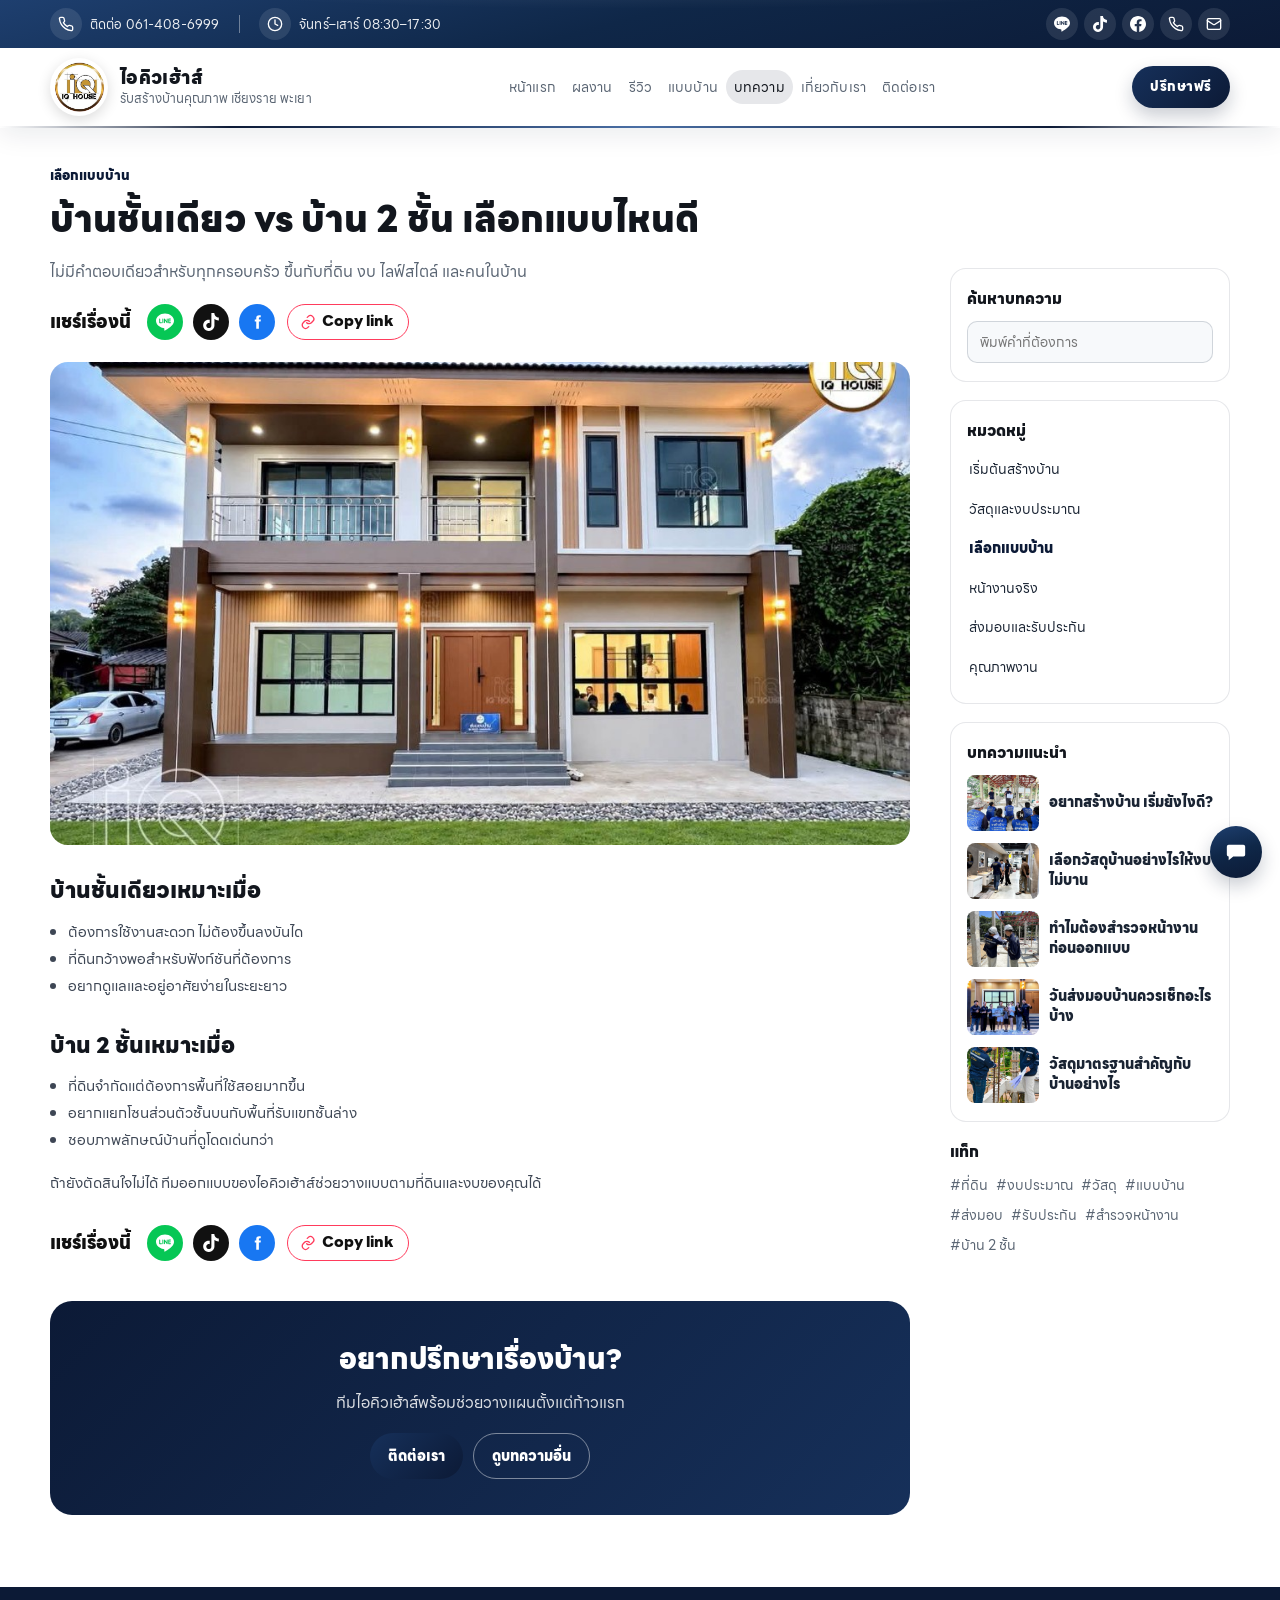
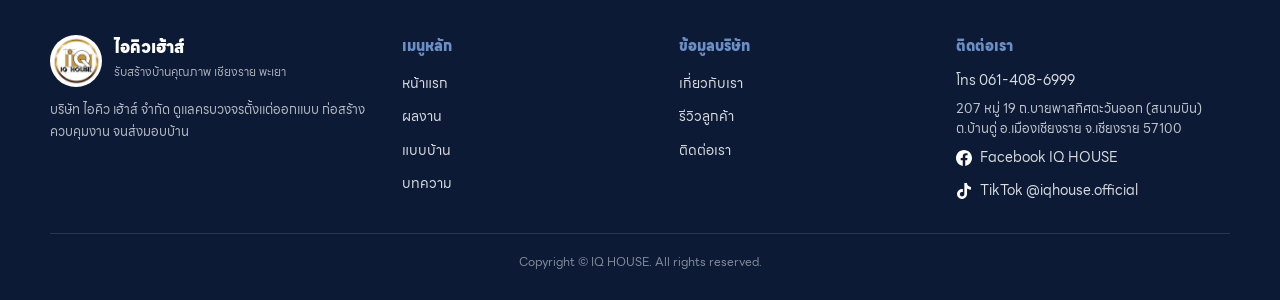
<file: articles/one-vs-two-story.html>
﻿<!DOCTYPE html>
<html lang="th">
<head>
<meta charset="utf-8">
<link rel="icon" href="../images/favicon.png?v=1" type="image/png">
<meta name="viewport" content="width=device-width, initial-scale=1, viewport-fit=cover">
<title>บ้านชั้นเดียว vs บ้าน 2 ชั้น เลือกแบบไหนดี | ไอคิวเฮ้าส์</title>
<meta name="description" content="ไม่มีคำตอบเดียวสำหรับทุกครอบครัว ขึ้นกับที่ดิน งบ ไลฟ์สไตล์ และคนในบ้าน">
<link rel="stylesheet" href="../css/header.css?v=20261116a">
<link rel="stylesheet" href="../css/fonts.css">
<link rel="stylesheet" href="../css/site-pages.css">
<link rel="stylesheet" href="../css/home-extra.css?v=20261005h">
<link rel="stylesheet" href="../css/responsive.css?v=20261005j">
</head>
<body class="theme-a iqPage">
<header class="iqNav" id="iqNav" data-iq-nav>
  <div class="iqTopbar">
    <div class="iqTopbar__inner">
      <ul class="iqTopbar__info">
        <li class="iqTopbar__phone">
          <a href="tel:0614086999">
            <span class="iqTopbar__mark"><img src="../images/site/icons/phone.svg" alt="" width="16" height="16"></span>
            ติดต่อ 061-408-6999
          </a>
        </li>
        <li class="iqTopbar__hours">
          <span>
            <span class="iqTopbar__mark"><img src="../images/site/icons/clock.svg" alt="" width="16" height="16"></span>
            จันทร์–เสาร์ 08:30–17:30
          </span>
        </li>
      </ul>
      <ul class="iqTopbar__social" aria-label="ช่องทางติดต่อ">
        <li>
          <a href="../contact.html" aria-label="LINE">
            <img src="../images/site/icons/line.svg" alt="" width="16" height="16">
          </a>
        </li>
        <li>
          <a href="https://www.tiktok.com/@iqhouse.official" target="_blank" rel="noopener" aria-label="TikTok">
            <img src="../images/site/icons/tiktok.svg" alt="" width="16" height="16">
          </a>
        </li>
        <li>
          <a href="https://www.facebook.com/profile.php?id=100057537335184" target="_blank" rel="noopener" aria-label="Facebook">
            <img src="../images/site/icons/facebook.svg" alt="" width="16" height="16">
          </a>
        </li>
        <li>
          <a href="tel:0614086999" aria-label="โทร 061-408-6999">
            <img src="../images/site/icons/phone.svg" alt="" width="16" height="16">
          </a>
        </li>
        <li>
          <a href="../contact.html" aria-label="อีเมล">
            <img src="../images/site/icons/email.svg" alt="" width="16" height="16">
          </a>
        </li>
      </ul>
    </div>
  </div>
  <div class="iqNav__bar">
    <a class="iqNav__logo" href="../index.html" aria-label="IQ HOUSE">
      <img src="../images/iqhouse-logo.png" alt="IQ HOUSE" width="58" height="58">
      <span class="iqNav__brand"><strong>ไอคิวเฮ้าส์</strong><em>รับสร้างบ้านคุณภาพ เชียงราย พะเยา</em></span>
    </a>
    <nav class="iqNav__menu" id="iqNavMenu" aria-label="เมนูหลัก">
      <a class="iqNav__link" href="../index.html">หน้าแรก</a>
      <a class="iqNav__link" href="../portfolio.html">ผลงาน</a>
      <a class="iqNav__link" href="../reviews.html">รีวิว</a>
      <a class="iqNav__link" href="../designs.html">แบบบ้าน</a>
      <a class="iqNav__link is-active" href="../articles.html">บทความ</a>
      <a class="iqNav__link" href="../about.html">เกี่ยวกับเรา</a>
      <a class="iqNav__link" href="../contact.html">ติดต่อเรา</a>
    </nav>
    <div class="iqNav__actions">
      <a class="iqNav__cta" href="https://www.facebook.com/profile.php?id=100057537335184" target="_blank" rel="noopener">ปรึกษาฟรี</a>
      <button class="iqNav__toggle" type="button" aria-label="เปิดเมนู" aria-expanded="false" aria-controls="iqNavMenu"><span></span><span></span><span></span></button>
    </div>
  </div>
</header>

<div class="iqArticleLayout">
  <article class="iqArticle">
  <p class="iqArticle__meta">เลือกแบบบ้าน</p>
  <h1 class="iqArticle__title">บ้านชั้นเดียว vs บ้าน 2 ชั้น เลือกแบบไหนดี</h1>
  <p class="iqArticle__lead">ไม่มีคำตอบเดียวสำหรับทุกครอบครัว ขึ้นกับที่ดิน งบ ไลฟ์สไตล์ และคนในบ้าน</p>
  <div class="iqShare" aria-label="แชร์เรื่องนี้">
    <p class="iqShare__label">แชร์เรื่องนี้</p>
    <div class="iqShare__actions">
      <button type="button" class="iqShare__btn iqShare__btn--line" data-iq-share="line" aria-label="แชร์ไป LINE"><svg viewBox="0 0 24 24" aria-hidden="true"><path fill="#fff" d="M19.365 9.863c.349 0 .63.285.63.631 0 .345-.281.63-.63.63H17.61v1.125h1.755c.349 0 .63.283.63.63 0 .344-.281.629-.63.629h-2.386c-.345 0-.627-.285-.627-.629V8.108c0-.345.282-.63.63-.63h2.386c.346 0 .627.285.627.63 0 .349-.281.63-.63.63H17.61v1.125h1.755zm-3.855 3.016c0 .27-.174.51-.432.596-.064.021-.133.031-.199.031-.211 0-.391-.09-.51-.25l-2.443-3.317v2.94c0 .344-.279.629-.631.629-.346 0-.626-.285-.626-.629V8.108c0-.27.173-.51.43-.595.06-.023.136-.033.194-.033.195 0 .375.104.495.254l2.462 3.33V8.108c0-.345.282-.63.63-.63.345 0 .63.285.63.63v4.771zm-5.741 0c0 .344-.282.629-.631.629-.345 0-.627-.285-.627-.629V8.108c0-.345.282-.63.63-.63.346 0 .628.285.628.63v4.771zm-2.466.629H4.917c-.345 0-.63-.285-.63-.629V8.108c0-.345.285-.63.63-.63.348 0 .63.285.63.63v4.141h1.756c.348 0 .629.283.629.63 0 .344-.282.629-.629.629M24 10.314C24 4.943 18.615.572 12 .572S0 4.943 0 10.314c0 4.811 4.27 8.842 10.035 9.608.391.082.923.258 1.058.59.12.301.079.766.038 1.08l-.164 1.02c-.045.301-.24 1.186 1.049.645 1.291-.539 6.916-4.078 9.436-6.975C23.176 14.393 24 12.458 24 10.314"/></svg></button>
      <button type="button" class="iqShare__btn iqShare__btn--tiktok" data-iq-share="tiktok" aria-label="เปิด TikTok"><svg viewBox="0 0 24 24" aria-hidden="true"><path fill="#fff" d="M12.525.02c1.31-.02 2.61-.01 3.91-.02.08 1.53.63 3.09 1.75 4.17 1.12 1.11 2.7 1.62 4.24 1.79v4.03c-1.44-.05-2.89-.35-4.2-.97-.57-.26-1.1-.59-1.62-.93-.01 2.92.01 5.84-.02 8.75-.08 1.4-.54 2.79-1.35 3.94-1.31 1.92-3.58 3.17-5.91 3.21-1.43.08-2.86-.31-4.08-1.03-2.02-1.19-3.44-3.37-3.65-5.71-.02-.5-.03-1-.01-1.49.18-1.9 1.12-3.72 2.58-4.96 1.66-1.44 3.98-2.13 6.15-1.72.02 1.48-.04 2.96-.04 4.44-.99-.32-2.15-.23-3.02.37-.63.41-1.11 1.04-1.36 1.75-.21.51-.15 1.07-.14 1.61.24 1.64 1.82 3.02 3.5 2.87 1.12-.01 2.19-.66 2.77-1.61.19-.33.4-.67.41-1.06.1-1.79.06-3.57.07-5.36.01-4.03-.01-8.05.02-12.07z"/></svg></button>
      <button type="button" class="iqShare__btn iqShare__btn--fb" data-iq-share="facebook" aria-label="แชร์ไป Facebook"><svg viewBox="0 0 24 24" aria-hidden="true"><path fill="#fff" d="M14.5 8.5V6.8c0-.7.5-1 1.2-1H17V3h-2.1C12.2 3 11 4.4 11 6.6v1.9H9v2.7h2V21h3.5v-9.8h2.3l.4-2.7h-2.7Z"/></svg></button>
      <button type="button" class="iqShare__copy" data-iq-share="copy"><svg viewBox="0 0 24 24" aria-hidden="true"><path fill="none" stroke="currentColor" stroke-width="2" stroke-linecap="round" d="M10 13a5 5 0 0 0 7.1.1l2.1-2.1a5 5 0 0 0-7.1-7.1l-1.2 1.2"/><path fill="none" stroke="currentColor" stroke-width="2" stroke-linecap="round" d="M14 11a5 5 0 0 0-7.1-.1L4.8 13a5 5 0 0 0 7.1 7.1l1.2-1.2"/></svg><span>Copy link</span></button>
    </div>
  </div>
  <figure class="iqArticle__cover"><img src="../images/site/album/houses/2f-dusk.jpg" alt="บ้านชั้นเดียว vs บ้าน 2 ชั้น เลือกแบบไหนดี" width="1200" height="675"></figure>
  <div class="iqArticle__content">
<h2>บ้านชั้นเดียวเหมาะเมื่อ</h2>
<ul>
<li>ต้องการใช้งานสะดวก ไม่ต้องขึ้นลงบันได</li>
<li>ที่ดินกว้างพอสำหรับฟังก์ชันที่ต้องการ</li>
<li>อยากดูแลและอยู่อาศัยง่ายในระยะยาว</li>
</ul>
<h2>บ้าน 2 ชั้นเหมาะเมื่อ</h2>
<ul>
<li>ที่ดินจำกัดแต่ต้องการพื้นที่ใช้สอยมากขึ้น</li>
<li>อยากแยกโซนส่วนตัวชั้นบนกับพื้นที่รับแขกชั้นล่าง</li>
<li>ชอบภาพลักษณ์บ้านที่ดูโดดเด่นกว่า</li>
</ul>
<p>ถ้ายังตัดสินใจไม่ได้ ทีมออกแบบของไอคิวเฮ้าส์ช่วยวางแบบตามที่ดินและงบของคุณได้</p>
  </div>
  <div class="iqShare iqShare--foot" aria-label="แชร์เรื่องนี้">
    <p class="iqShare__label">แชร์เรื่องนี้</p>
    <div class="iqShare__actions">
      <button type="button" class="iqShare__btn iqShare__btn--line" data-iq-share="line" aria-label="แชร์ไป LINE"><svg viewBox="0 0 24 24" aria-hidden="true"><path fill="#fff" d="M19.365 9.863c.349 0 .63.285.63.631 0 .345-.281.63-.63.63H17.61v1.125h1.755c.349 0 .63.283.63.63 0 .344-.281.629-.63.629h-2.386c-.345 0-.627-.285-.627-.629V8.108c0-.345.282-.63.63-.63h2.386c.346 0 .627.285.627.63 0 .349-.281.63-.63.63H17.61v1.125h1.755zm-3.855 3.016c0 .27-.174.51-.432.596-.064.021-.133.031-.199.031-.211 0-.391-.09-.51-.25l-2.443-3.317v2.94c0 .344-.279.629-.631.629-.346 0-.626-.285-.626-.629V8.108c0-.27.173-.51.43-.595.06-.023.136-.033.194-.033.195 0 .375.104.495.254l2.462 3.33V8.108c0-.345.282-.63.63-.63.345 0 .63.285.63.63v4.771zm-5.741 0c0 .344-.282.629-.631.629-.345 0-.627-.285-.627-.629V8.108c0-.345.282-.63.63-.63.346 0 .628.285.628.63v4.771zm-2.466.629H4.917c-.345 0-.63-.285-.63-.629V8.108c0-.345.285-.63.63-.63.348 0 .63.285.63.63v4.141h1.756c.348 0 .629.283.629.63 0 .344-.282.629-.629.629M24 10.314C24 4.943 18.615.572 12 .572S0 4.943 0 10.314c0 4.811 4.27 8.842 10.035 9.608.391.082.923.258 1.058.59.12.301.079.766.038 1.08l-.164 1.02c-.045.301-.24 1.186 1.049.645 1.291-.539 6.916-4.078 9.436-6.975C23.176 14.393 24 12.458 24 10.314"/></svg></button>
      <button type="button" class="iqShare__btn iqShare__btn--tiktok" data-iq-share="tiktok" aria-label="เปิด TikTok"><svg viewBox="0 0 24 24" aria-hidden="true"><path fill="#fff" d="M12.525.02c1.31-.02 2.61-.01 3.91-.02.08 1.53.63 3.09 1.75 4.17 1.12 1.11 2.7 1.62 4.24 1.79v4.03c-1.44-.05-2.89-.35-4.2-.97-.57-.26-1.1-.59-1.62-.93-.01 2.92.01 5.84-.02 8.75-.08 1.4-.54 2.79-1.35 3.94-1.31 1.92-3.58 3.17-5.91 3.21-1.43.08-2.86-.31-4.08-1.03-2.02-1.19-3.44-3.37-3.65-5.71-.02-.5-.03-1-.01-1.49.18-1.9 1.12-3.72 2.58-4.96 1.66-1.44 3.98-2.13 6.15-1.72.02 1.48-.04 2.96-.04 4.44-.99-.32-2.15-.23-3.02.37-.63.41-1.11 1.04-1.36 1.75-.21.51-.15 1.07-.14 1.61.24 1.64 1.82 3.02 3.5 2.87 1.12-.01 2.19-.66 2.77-1.61.19-.33.4-.67.41-1.06.1-1.79.06-3.57.07-5.36.01-4.03-.01-8.05.02-12.07z"/></svg></button>
      <button type="button" class="iqShare__btn iqShare__btn--fb" data-iq-share="facebook" aria-label="แชร์ไป Facebook"><svg viewBox="0 0 24 24" aria-hidden="true"><path fill="#fff" d="M14.5 8.5V6.8c0-.7.5-1 1.2-1H17V3h-2.1C12.2 3 11 4.4 11 6.6v1.9H9v2.7h2V21h3.5v-9.8h2.3l.4-2.7h-2.7Z"/></svg></button>
      <button type="button" class="iqShare__copy" data-iq-share="copy"><svg viewBox="0 0 24 24" aria-hidden="true"><path fill="none" stroke="currentColor" stroke-width="2" stroke-linecap="round" d="M10 13a5 5 0 0 0 7.1.1l2.1-2.1a5 5 0 0 0-7.1-7.1l-1.2 1.2"/><path fill="none" stroke="currentColor" stroke-width="2" stroke-linecap="round" d="M14 11a5 5 0 0 0-7.1-.1L4.8 13a5 5 0 0 0 7.1 7.1l1.2-1.2"/></svg><span>Copy link</span></button>
    </div>
  </div>
  <div class="iqPageCta" style="margin-top:40px">
    <h2>อยากปรึกษาเรื่องบ้าน?</h2>
    <p>ทีมไอคิวเฮ้าส์พร้อมช่วยวางแผนตั้งแต่ก้าวแรก</p>
    <div class="iqPageCta__actions">
      <a class="primary" href="../contact.html">ติดต่อเรา</a>
      <a class="ghost" href="../articles.html">ดูบทความอื่น</a>
    </div>
  </div>
</article>
  <aside class="iqArticleSide" aria-label="ค้นหาและหมวดหมู่">
    <form class="iqArticleSearch" role="search">
      <label for="iqArticleQuery">ค้นหาบทความ</label>
      <input id="iqArticleQuery" type="search" placeholder="พิมพ์คำที่ต้องการ" data-iq-article-search>
    </form>
    <nav class="iqArticleCats" aria-labelledby="iqArticleCatsTitle">
      <h2 id="iqArticleCatsTitle">หมวดหมู่</h2>
      <ul data-iq-article-list>
        <li><a href="start-building.html" data-iq-article-item data-iq-article-text="เริ่มต้นสร้างบ้าน อยากสร้างบ้าน เริ่มยังไงดี? ที่ดิน งบประมาณ ขั้นตอน">เริ่มต้นสร้างบ้าน</a></li>
        <li><a href="choose-materials.html" data-iq-article-item data-iq-article-text="วัสดุและงบประมาณ เลือกวัสดุบ้านอย่างไรให้งบไม่บาน วัสดุ งบประมาณ กระเบื้อง">วัสดุและงบประมาณ</a></li>
        <li><a href="one-vs-two-story.html" class="is-current" aria-current="page" data-iq-article-item data-iq-article-text="เลือกแบบบ้าน บ้านชั้นเดียว vs บ้าน 2 ชั้น แบบบ้าน บ้าน 2 ชั้น ชั้นเดียว">เลือกแบบบ้าน</a></li>
        <li><a href="site-survey.html" data-iq-article-item data-iq-article-text="หน้างานจริง ทำไมต้องสำรวจหน้างานก่อนออกแบบ สำรวจหน้างาน ที่ดิน">หน้างานจริง</a></li>
        <li><a href="handover-warranty.html" data-iq-article-item data-iq-article-text="ส่งมอบและรับประกัน วันส่งมอบบ้านควรเช็กอะไรบ้าง ส่งมอบ รับประกัน">ส่งมอบและรับประกัน</a></li>
        <li><a href="scg-materials.html" data-iq-article-item data-iq-article-text="คุณภาพงาน วัสดุมาตรฐานสำคัญกับบ้านอย่างไร วัสดุ มาตรฐาน คุณภาพ">คุณภาพงาน</a></li>
      </ul>
    </nav>
    <nav class="iqArticlePicks" aria-labelledby="iqArticlePicksTitle">
      <h2 id="iqArticlePicksTitle">บทความแนะนำ</h2>
      <ul>
        <li><a href="start-building.html"><img src="../images/site/album/work/meeting.jpg" alt="" width="72" height="56" loading="lazy"><span>อยากสร้างบ้าน เริ่มยังไงดี?</span></a></li>
        <li><a href="choose-materials.html"><img src="../images/site/album/work/showroom-sinks.jpg" alt="" width="72" height="56" loading="lazy"><span>เลือกวัสดุบ้านอย่างไรให้งบไม่บาน</span></a></li>
        <li><a href="site-survey.html"><img src="../images/site/album/work/steel.jpg" alt="" width="72" height="56" loading="lazy"><span>ทำไมต้องสำรวจหน้างานก่อนออกแบบ</span></a></li>
        <li><a href="handover-warranty.html"><img src="../images/site/album/houses/handover-family.jpg" alt="" width="72" height="56" loading="lazy"><span>วันส่งมอบบ้านควรเช็กอะไรบ้าง</span></a></li>
        <li><a href="scg-materials.html"><img src="../images/site/album/work/rebar.jpg" alt="" width="72" height="56" loading="lazy"><span>วัสดุมาตรฐานสำคัญกับบ้านอย่างไร</span></a></li>
      </ul>
    </nav>
    <div class="iqArticleTags">
      <h2>แท็ก</h2>
      <div class="iqArticleTags__list">
      <button type="button" data-iq-article-tag="ที่ดิน">#ที่ดิน</button>
      <button type="button" data-iq-article-tag="งบประมาณ">#งบประมาณ</button>
      <button type="button" data-iq-article-tag="วัสดุ">#วัสดุ</button>
      <button type="button" data-iq-article-tag="แบบบ้าน">#แบบบ้าน</button>
      <button type="button" data-iq-article-tag="ส่งมอบ">#ส่งมอบ</button>
      <button type="button" data-iq-article-tag="รับประกัน">#รับประกัน</button>
      <button type="button" data-iq-article-tag="สำรวจหน้างาน">#สำรวจหน้างาน</button>
      <button type="button" data-iq-article-tag="บ้าน 2 ชั้น">#บ้าน 2 ชั้น</button>
      </div>
    </div>
  </aside>
</div>

<div data-iq-footer></div>
<script src="../js/iq-nav.js?v=20261005i" defer></script>
<script src="../js/iq-articles.js" defer></script>
<script src="../js/iq-footer.js?v=20261003q" defer></script>
</body>
</html>
</file>
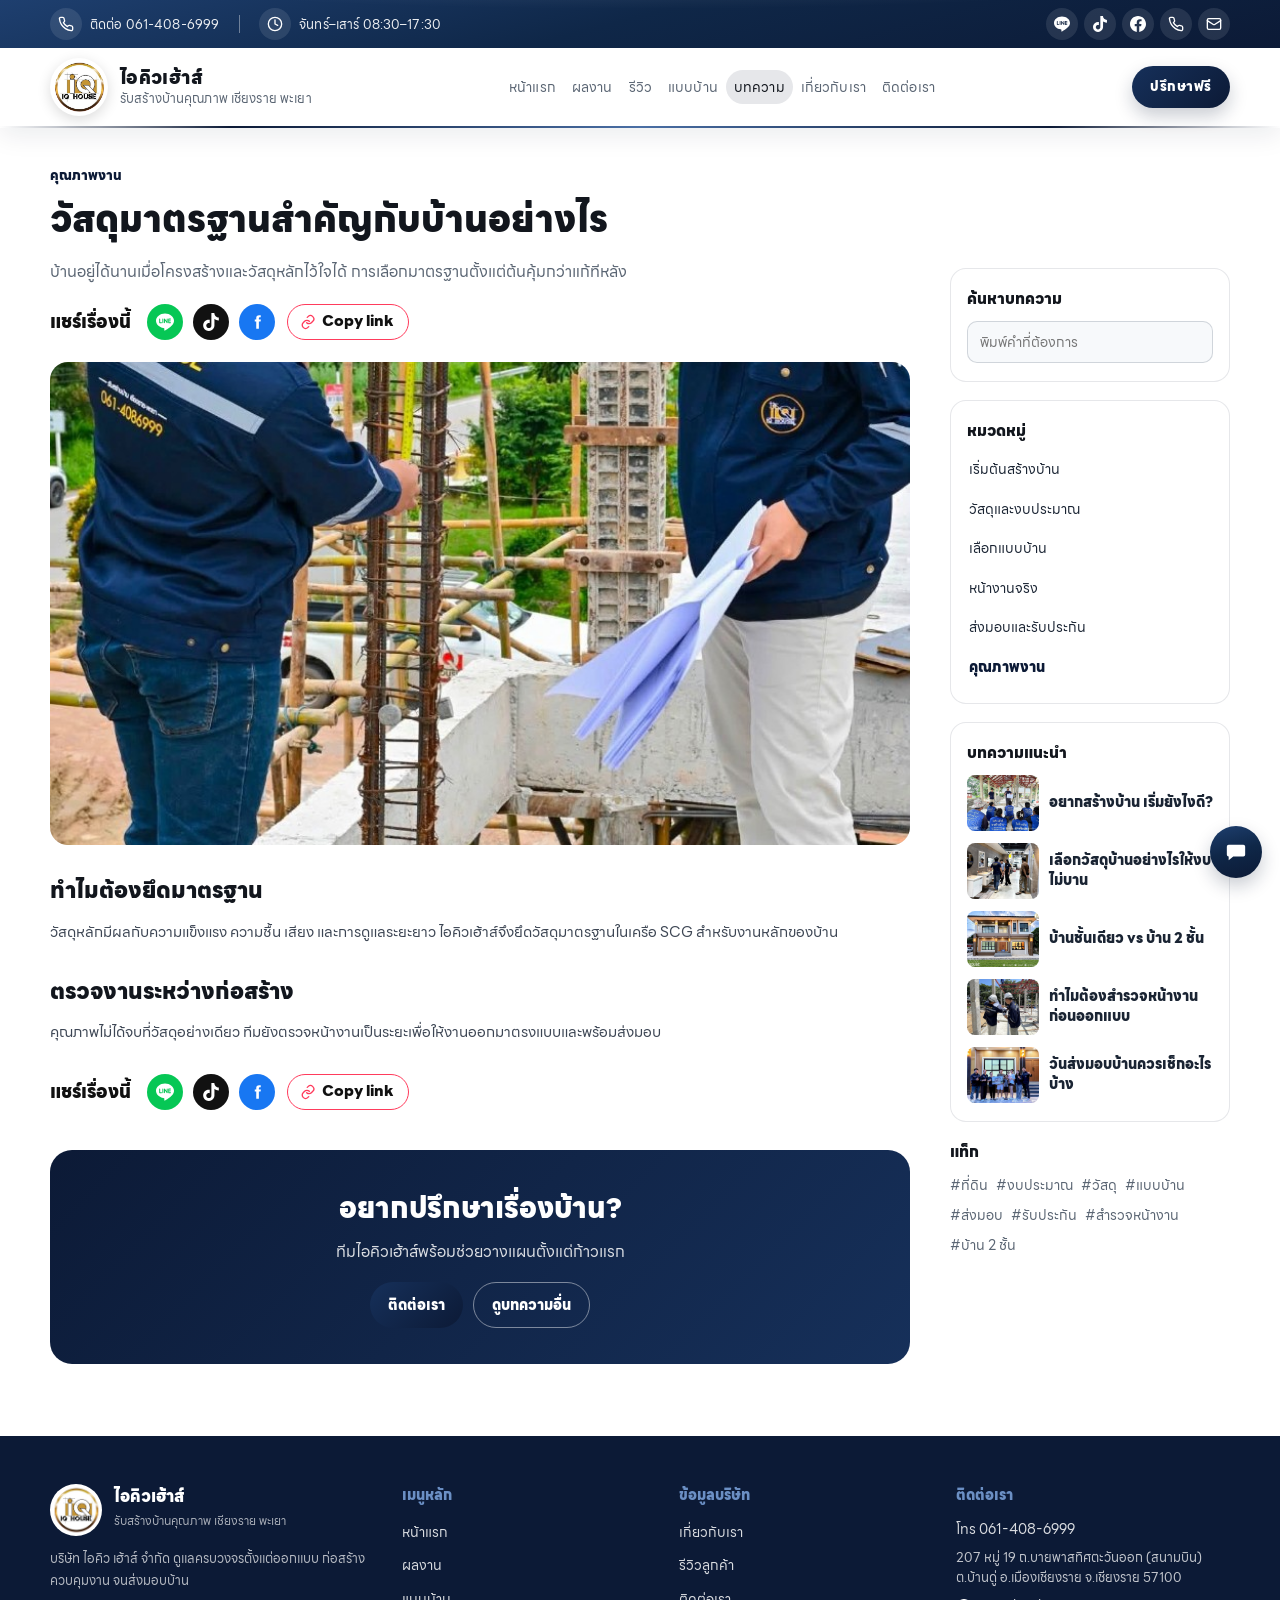
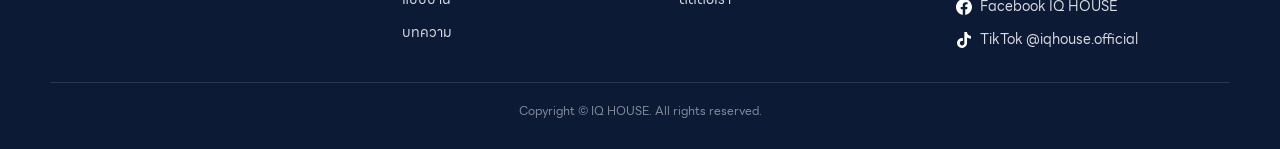
<file: articles/scg-materials.html>
﻿<!DOCTYPE html>
<html lang="th">
<head>
<meta charset="utf-8">
<link rel="icon" href="../images/favicon.png?v=1" type="image/png">
<meta name="viewport" content="width=device-width, initial-scale=1, viewport-fit=cover">
<title>วัสดุมาตรฐานสำคัญกับบ้านอย่างไร | ไอคิวเฮ้าส์</title>
<meta name="description" content="บ้านอยู่ได้นานเมื่อโครงสร้างและวัสดุหลักไว้ใจได้ การเลือกมาตรฐานตั้งแต่ต้นคุ้มกว่าแก้ทีหลัง">
<link rel="stylesheet" href="../css/header.css?v=20261116a">
<link rel="stylesheet" href="../css/fonts.css">
<link rel="stylesheet" href="../css/site-pages.css">
<link rel="stylesheet" href="../css/home-extra.css?v=20261005h">
<link rel="stylesheet" href="../css/responsive.css?v=20261005j">
</head>
<body class="theme-a iqPage">
<header class="iqNav" id="iqNav" data-iq-nav>
  <div class="iqTopbar">
    <div class="iqTopbar__inner">
      <ul class="iqTopbar__info">
        <li class="iqTopbar__phone">
          <a href="tel:0614086999">
            <span class="iqTopbar__mark"><img src="../images/site/icons/phone.svg" alt="" width="16" height="16"></span>
            ติดต่อ 061-408-6999
          </a>
        </li>
        <li class="iqTopbar__hours">
          <span>
            <span class="iqTopbar__mark"><img src="../images/site/icons/clock.svg" alt="" width="16" height="16"></span>
            จันทร์–เสาร์ 08:30–17:30
          </span>
        </li>
      </ul>
      <ul class="iqTopbar__social" aria-label="ช่องทางติดต่อ">
        <li>
          <a href="../contact.html" aria-label="LINE">
            <img src="../images/site/icons/line.svg" alt="" width="16" height="16">
          </a>
        </li>
        <li>
          <a href="https://www.tiktok.com/@iqhouse.official" target="_blank" rel="noopener" aria-label="TikTok">
            <img src="../images/site/icons/tiktok.svg" alt="" width="16" height="16">
          </a>
        </li>
        <li>
          <a href="https://www.facebook.com/profile.php?id=100057537335184" target="_blank" rel="noopener" aria-label="Facebook">
            <img src="../images/site/icons/facebook.svg" alt="" width="16" height="16">
          </a>
        </li>
        <li>
          <a href="tel:0614086999" aria-label="โทร 061-408-6999">
            <img src="../images/site/icons/phone.svg" alt="" width="16" height="16">
          </a>
        </li>
        <li>
          <a href="../contact.html" aria-label="อีเมล">
            <img src="../images/site/icons/email.svg" alt="" width="16" height="16">
          </a>
        </li>
      </ul>
    </div>
  </div>
  <div class="iqNav__bar">
    <a class="iqNav__logo" href="../index.html" aria-label="IQ HOUSE">
      <img src="../images/iqhouse-logo.png" alt="IQ HOUSE" width="58" height="58">
      <span class="iqNav__brand"><strong>ไอคิวเฮ้าส์</strong><em>รับสร้างบ้านคุณภาพ เชียงราย พะเยา</em></span>
    </a>
    <nav class="iqNav__menu" id="iqNavMenu" aria-label="เมนูหลัก">
      <a class="iqNav__link" href="../index.html">หน้าแรก</a>
      <a class="iqNav__link" href="../portfolio.html">ผลงาน</a>
      <a class="iqNav__link" href="../reviews.html">รีวิว</a>
      <a class="iqNav__link" href="../designs.html">แบบบ้าน</a>
      <a class="iqNav__link is-active" href="../articles.html">บทความ</a>
      <a class="iqNav__link" href="../about.html">เกี่ยวกับเรา</a>
      <a class="iqNav__link" href="../contact.html">ติดต่อเรา</a>
    </nav>
    <div class="iqNav__actions">
      <a class="iqNav__cta" href="https://www.facebook.com/profile.php?id=100057537335184" target="_blank" rel="noopener">ปรึกษาฟรี</a>
      <button class="iqNav__toggle" type="button" aria-label="เปิดเมนู" aria-expanded="false" aria-controls="iqNavMenu"><span></span><span></span><span></span></button>
    </div>
  </div>
</header>

<div class="iqArticleLayout">
  <article class="iqArticle">
  <p class="iqArticle__meta">คุณภาพงาน</p>
  <h1 class="iqArticle__title">วัสดุมาตรฐานสำคัญกับบ้านอย่างไร</h1>
  <p class="iqArticle__lead">บ้านอยู่ได้นานเมื่อโครงสร้างและวัสดุหลักไว้ใจได้ การเลือกมาตรฐานตั้งแต่ต้นคุ้มกว่าแก้ทีหลัง</p>
  <div class="iqShare" aria-label="แชร์เรื่องนี้">
    <p class="iqShare__label">แชร์เรื่องนี้</p>
    <div class="iqShare__actions">
      <button type="button" class="iqShare__btn iqShare__btn--line" data-iq-share="line" aria-label="แชร์ไป LINE"><svg viewBox="0 0 24 24" aria-hidden="true"><path fill="#fff" d="M19.365 9.863c.349 0 .63.285.63.631 0 .345-.281.63-.63.63H17.61v1.125h1.755c.349 0 .63.283.63.63 0 .344-.281.629-.63.629h-2.386c-.345 0-.627-.285-.627-.629V8.108c0-.345.282-.63.63-.63h2.386c.346 0 .627.285.627.63 0 .349-.281.63-.63.63H17.61v1.125h1.755zm-3.855 3.016c0 .27-.174.51-.432.596-.064.021-.133.031-.199.031-.211 0-.391-.09-.51-.25l-2.443-3.317v2.94c0 .344-.279.629-.631.629-.346 0-.626-.285-.626-.629V8.108c0-.27.173-.51.43-.595.06-.023.136-.033.194-.033.195 0 .375.104.495.254l2.462 3.33V8.108c0-.345.282-.63.63-.63.345 0 .63.285.63.63v4.771zm-5.741 0c0 .344-.282.629-.631.629-.345 0-.627-.285-.627-.629V8.108c0-.345.282-.63.63-.63.346 0 .628.285.628.63v4.771zm-2.466.629H4.917c-.345 0-.63-.285-.63-.629V8.108c0-.345.285-.63.63-.63.348 0 .63.285.63.63v4.141h1.756c.348 0 .629.283.629.63 0 .344-.282.629-.629.629M24 10.314C24 4.943 18.615.572 12 .572S0 4.943 0 10.314c0 4.811 4.27 8.842 10.035 9.608.391.082.923.258 1.058.59.12.301.079.766.038 1.08l-.164 1.02c-.045.301-.24 1.186 1.049.645 1.291-.539 6.916-4.078 9.436-6.975C23.176 14.393 24 12.458 24 10.314"/></svg></button>
      <button type="button" class="iqShare__btn iqShare__btn--tiktok" data-iq-share="tiktok" aria-label="เปิด TikTok"><svg viewBox="0 0 24 24" aria-hidden="true"><path fill="#fff" d="M12.525.02c1.31-.02 2.61-.01 3.91-.02.08 1.53.63 3.09 1.75 4.17 1.12 1.11 2.7 1.62 4.24 1.79v4.03c-1.44-.05-2.89-.35-4.2-.97-.57-.26-1.1-.59-1.62-.93-.01 2.92.01 5.84-.02 8.75-.08 1.4-.54 2.79-1.35 3.94-1.31 1.92-3.58 3.17-5.91 3.21-1.43.08-2.86-.31-4.08-1.03-2.02-1.19-3.44-3.37-3.65-5.71-.02-.5-.03-1-.01-1.49.18-1.9 1.12-3.72 2.58-4.96 1.66-1.44 3.98-2.13 6.15-1.72.02 1.48-.04 2.96-.04 4.44-.99-.32-2.15-.23-3.02.37-.63.41-1.11 1.04-1.36 1.75-.21.51-.15 1.07-.14 1.61.24 1.64 1.82 3.02 3.5 2.87 1.12-.01 2.19-.66 2.77-1.61.19-.33.4-.67.41-1.06.1-1.79.06-3.57.07-5.36.01-4.03-.01-8.05.02-12.07z"/></svg></button>
      <button type="button" class="iqShare__btn iqShare__btn--fb" data-iq-share="facebook" aria-label="แชร์ไป Facebook"><svg viewBox="0 0 24 24" aria-hidden="true"><path fill="#fff" d="M14.5 8.5V6.8c0-.7.5-1 1.2-1H17V3h-2.1C12.2 3 11 4.4 11 6.6v1.9H9v2.7h2V21h3.5v-9.8h2.3l.4-2.7h-2.7Z"/></svg></button>
      <button type="button" class="iqShare__copy" data-iq-share="copy"><svg viewBox="0 0 24 24" aria-hidden="true"><path fill="none" stroke="currentColor" stroke-width="2" stroke-linecap="round" d="M10 13a5 5 0 0 0 7.1.1l2.1-2.1a5 5 0 0 0-7.1-7.1l-1.2 1.2"/><path fill="none" stroke="currentColor" stroke-width="2" stroke-linecap="round" d="M14 11a5 5 0 0 0-7.1-.1L4.8 13a5 5 0 0 0 7.1 7.1l1.2-1.2"/></svg><span>Copy link</span></button>
    </div>
  </div>
  <figure class="iqArticle__cover"><img src="../images/site/album/work/rebar.jpg" alt="วัสดุมาตรฐานสำคัญกับบ้านอย่างไร" width="1200" height="675"></figure>
  <div class="iqArticle__content">
<h2>ทำไมต้องยึดมาตรฐาน</h2>
<p>วัสดุหลักมีผลกับความแข็งแรง ความชื้น เสียง และการดูแลระยะยาว ไอคิวเฮ้าส์จึงยึดวัสดุมาตรฐานในเครือ SCG สำหรับงานหลักของบ้าน</p>
<h2>ตรวจงานระหว่างก่อสร้าง</h2>
<p>คุณภาพไม่ได้จบที่วัสดุอย่างเดียว ทีมยังตรวจหน้างานเป็นระยะเพื่อให้งานออกมาตรงแบบและพร้อมส่งมอบ</p>
  </div>
  <div class="iqShare iqShare--foot" aria-label="แชร์เรื่องนี้">
    <p class="iqShare__label">แชร์เรื่องนี้</p>
    <div class="iqShare__actions">
      <button type="button" class="iqShare__btn iqShare__btn--line" data-iq-share="line" aria-label="แชร์ไป LINE"><svg viewBox="0 0 24 24" aria-hidden="true"><path fill="#fff" d="M19.365 9.863c.349 0 .63.285.63.631 0 .345-.281.63-.63.63H17.61v1.125h1.755c.349 0 .63.283.63.63 0 .344-.281.629-.63.629h-2.386c-.345 0-.627-.285-.627-.629V8.108c0-.345.282-.63.63-.63h2.386c.346 0 .627.285.627.63 0 .349-.281.63-.63.63H17.61v1.125h1.755zm-3.855 3.016c0 .27-.174.51-.432.596-.064.021-.133.031-.199.031-.211 0-.391-.09-.51-.25l-2.443-3.317v2.94c0 .344-.279.629-.631.629-.346 0-.626-.285-.626-.629V8.108c0-.27.173-.51.43-.595.06-.023.136-.033.194-.033.195 0 .375.104.495.254l2.462 3.33V8.108c0-.345.282-.63.63-.63.345 0 .63.285.63.63v4.771zm-5.741 0c0 .344-.282.629-.631.629-.345 0-.627-.285-.627-.629V8.108c0-.345.282-.63.63-.63.346 0 .628.285.628.63v4.771zm-2.466.629H4.917c-.345 0-.63-.285-.63-.629V8.108c0-.345.285-.63.63-.63.348 0 .63.285.63.63v4.141h1.756c.348 0 .629.283.629.63 0 .344-.282.629-.629.629M24 10.314C24 4.943 18.615.572 12 .572S0 4.943 0 10.314c0 4.811 4.27 8.842 10.035 9.608.391.082.923.258 1.058.59.12.301.079.766.038 1.08l-.164 1.02c-.045.301-.24 1.186 1.049.645 1.291-.539 6.916-4.078 9.436-6.975C23.176 14.393 24 12.458 24 10.314"/></svg></button>
      <button type="button" class="iqShare__btn iqShare__btn--tiktok" data-iq-share="tiktok" aria-label="เปิด TikTok"><svg viewBox="0 0 24 24" aria-hidden="true"><path fill="#fff" d="M12.525.02c1.31-.02 2.61-.01 3.91-.02.08 1.53.63 3.09 1.75 4.17 1.12 1.11 2.7 1.62 4.24 1.79v4.03c-1.44-.05-2.89-.35-4.2-.97-.57-.26-1.1-.59-1.62-.93-.01 2.92.01 5.84-.02 8.75-.08 1.4-.54 2.79-1.35 3.94-1.31 1.92-3.58 3.17-5.91 3.21-1.43.08-2.86-.31-4.08-1.03-2.02-1.19-3.44-3.37-3.65-5.71-.02-.5-.03-1-.01-1.49.18-1.9 1.12-3.72 2.58-4.96 1.66-1.44 3.98-2.13 6.15-1.72.02 1.48-.04 2.96-.04 4.44-.99-.32-2.15-.23-3.02.37-.63.41-1.11 1.04-1.36 1.75-.21.51-.15 1.07-.14 1.61.24 1.64 1.82 3.02 3.5 2.87 1.12-.01 2.19-.66 2.77-1.61.19-.33.4-.67.41-1.06.1-1.79.06-3.57.07-5.36.01-4.03-.01-8.05.02-12.07z"/></svg></button>
      <button type="button" class="iqShare__btn iqShare__btn--fb" data-iq-share="facebook" aria-label="แชร์ไป Facebook"><svg viewBox="0 0 24 24" aria-hidden="true"><path fill="#fff" d="M14.5 8.5V6.8c0-.7.5-1 1.2-1H17V3h-2.1C12.2 3 11 4.4 11 6.6v1.9H9v2.7h2V21h3.5v-9.8h2.3l.4-2.7h-2.7Z"/></svg></button>
      <button type="button" class="iqShare__copy" data-iq-share="copy"><svg viewBox="0 0 24 24" aria-hidden="true"><path fill="none" stroke="currentColor" stroke-width="2" stroke-linecap="round" d="M10 13a5 5 0 0 0 7.1.1l2.1-2.1a5 5 0 0 0-7.1-7.1l-1.2 1.2"/><path fill="none" stroke="currentColor" stroke-width="2" stroke-linecap="round" d="M14 11a5 5 0 0 0-7.1-.1L4.8 13a5 5 0 0 0 7.1 7.1l1.2-1.2"/></svg><span>Copy link</span></button>
    </div>
  </div>
  <div class="iqPageCta" style="margin-top:40px">
    <h2>อยากปรึกษาเรื่องบ้าน?</h2>
    <p>ทีมไอคิวเฮ้าส์พร้อมช่วยวางแผนตั้งแต่ก้าวแรก</p>
    <div class="iqPageCta__actions">
      <a class="primary" href="../contact.html">ติดต่อเรา</a>
      <a class="ghost" href="../articles.html">ดูบทความอื่น</a>
    </div>
  </div>
</article>
  <aside class="iqArticleSide" aria-label="ค้นหาและหมวดหมู่">
    <form class="iqArticleSearch" role="search">
      <label for="iqArticleQuery">ค้นหาบทความ</label>
      <input id="iqArticleQuery" type="search" placeholder="พิมพ์คำที่ต้องการ" data-iq-article-search>
    </form>
    <nav class="iqArticleCats" aria-labelledby="iqArticleCatsTitle">
      <h2 id="iqArticleCatsTitle">หมวดหมู่</h2>
      <ul data-iq-article-list>
        <li><a href="start-building.html" data-iq-article-item data-iq-article-text="เริ่มต้นสร้างบ้าน อยากสร้างบ้าน เริ่มยังไงดี? ที่ดิน งบประมาณ ขั้นตอน">เริ่มต้นสร้างบ้าน</a></li>
        <li><a href="choose-materials.html" data-iq-article-item data-iq-article-text="วัสดุและงบประมาณ เลือกวัสดุบ้านอย่างไรให้งบไม่บาน วัสดุ งบประมาณ กระเบื้อง">วัสดุและงบประมาณ</a></li>
        <li><a href="one-vs-two-story.html" data-iq-article-item data-iq-article-text="เลือกแบบบ้าน บ้านชั้นเดียว vs บ้าน 2 ชั้น แบบบ้าน บ้าน 2 ชั้น ชั้นเดียว">เลือกแบบบ้าน</a></li>
        <li><a href="site-survey.html" data-iq-article-item data-iq-article-text="หน้างานจริง ทำไมต้องสำรวจหน้างานก่อนออกแบบ สำรวจหน้างาน ที่ดิน">หน้างานจริง</a></li>
        <li><a href="handover-warranty.html" data-iq-article-item data-iq-article-text="ส่งมอบและรับประกัน วันส่งมอบบ้านควรเช็กอะไรบ้าง ส่งมอบ รับประกัน">ส่งมอบและรับประกัน</a></li>
        <li><a href="scg-materials.html" class="is-current" aria-current="page" data-iq-article-item data-iq-article-text="คุณภาพงาน วัสดุมาตรฐานสำคัญกับบ้านอย่างไร วัสดุ มาตรฐาน คุณภาพ">คุณภาพงาน</a></li>
      </ul>
    </nav>
    <nav class="iqArticlePicks" aria-labelledby="iqArticlePicksTitle">
      <h2 id="iqArticlePicksTitle">บทความแนะนำ</h2>
      <ul>
        <li><a href="start-building.html"><img src="../images/site/album/work/meeting.jpg" alt="" width="72" height="56" loading="lazy"><span>อยากสร้างบ้าน เริ่มยังไงดี?</span></a></li>
        <li><a href="choose-materials.html"><img src="../images/site/album/work/showroom-sinks.jpg" alt="" width="72" height="56" loading="lazy"><span>เลือกวัสดุบ้านอย่างไรให้งบไม่บาน</span></a></li>
        <li><a href="one-vs-two-story.html"><img src="../images/site/album/houses/2f-dusk.jpg" alt="" width="72" height="56" loading="lazy"><span>บ้านชั้นเดียว vs บ้าน 2 ชั้น</span></a></li>
        <li><a href="site-survey.html"><img src="../images/site/album/work/steel.jpg" alt="" width="72" height="56" loading="lazy"><span>ทำไมต้องสำรวจหน้างานก่อนออกแบบ</span></a></li>
        <li><a href="handover-warranty.html"><img src="../images/site/album/houses/handover-family.jpg" alt="" width="72" height="56" loading="lazy"><span>วันส่งมอบบ้านควรเช็กอะไรบ้าง</span></a></li>
      </ul>
    </nav>
    <div class="iqArticleTags">
      <h2>แท็ก</h2>
      <div class="iqArticleTags__list">
      <button type="button" data-iq-article-tag="ที่ดิน">#ที่ดิน</button>
      <button type="button" data-iq-article-tag="งบประมาณ">#งบประมาณ</button>
      <button type="button" data-iq-article-tag="วัสดุ">#วัสดุ</button>
      <button type="button" data-iq-article-tag="แบบบ้าน">#แบบบ้าน</button>
      <button type="button" data-iq-article-tag="ส่งมอบ">#ส่งมอบ</button>
      <button type="button" data-iq-article-tag="รับประกัน">#รับประกัน</button>
      <button type="button" data-iq-article-tag="สำรวจหน้างาน">#สำรวจหน้างาน</button>
      <button type="button" data-iq-article-tag="บ้าน 2 ชั้น">#บ้าน 2 ชั้น</button>
      </div>
    </div>
  </aside>
</div>

<div data-iq-footer></div>
<script src="../js/iq-nav.js?v=20261005i" defer></script>
<script src="../js/iq-articles.js" defer></script>
<script src="../js/iq-footer.js?v=20261003q" defer></script>
</body>
</html>
</file>
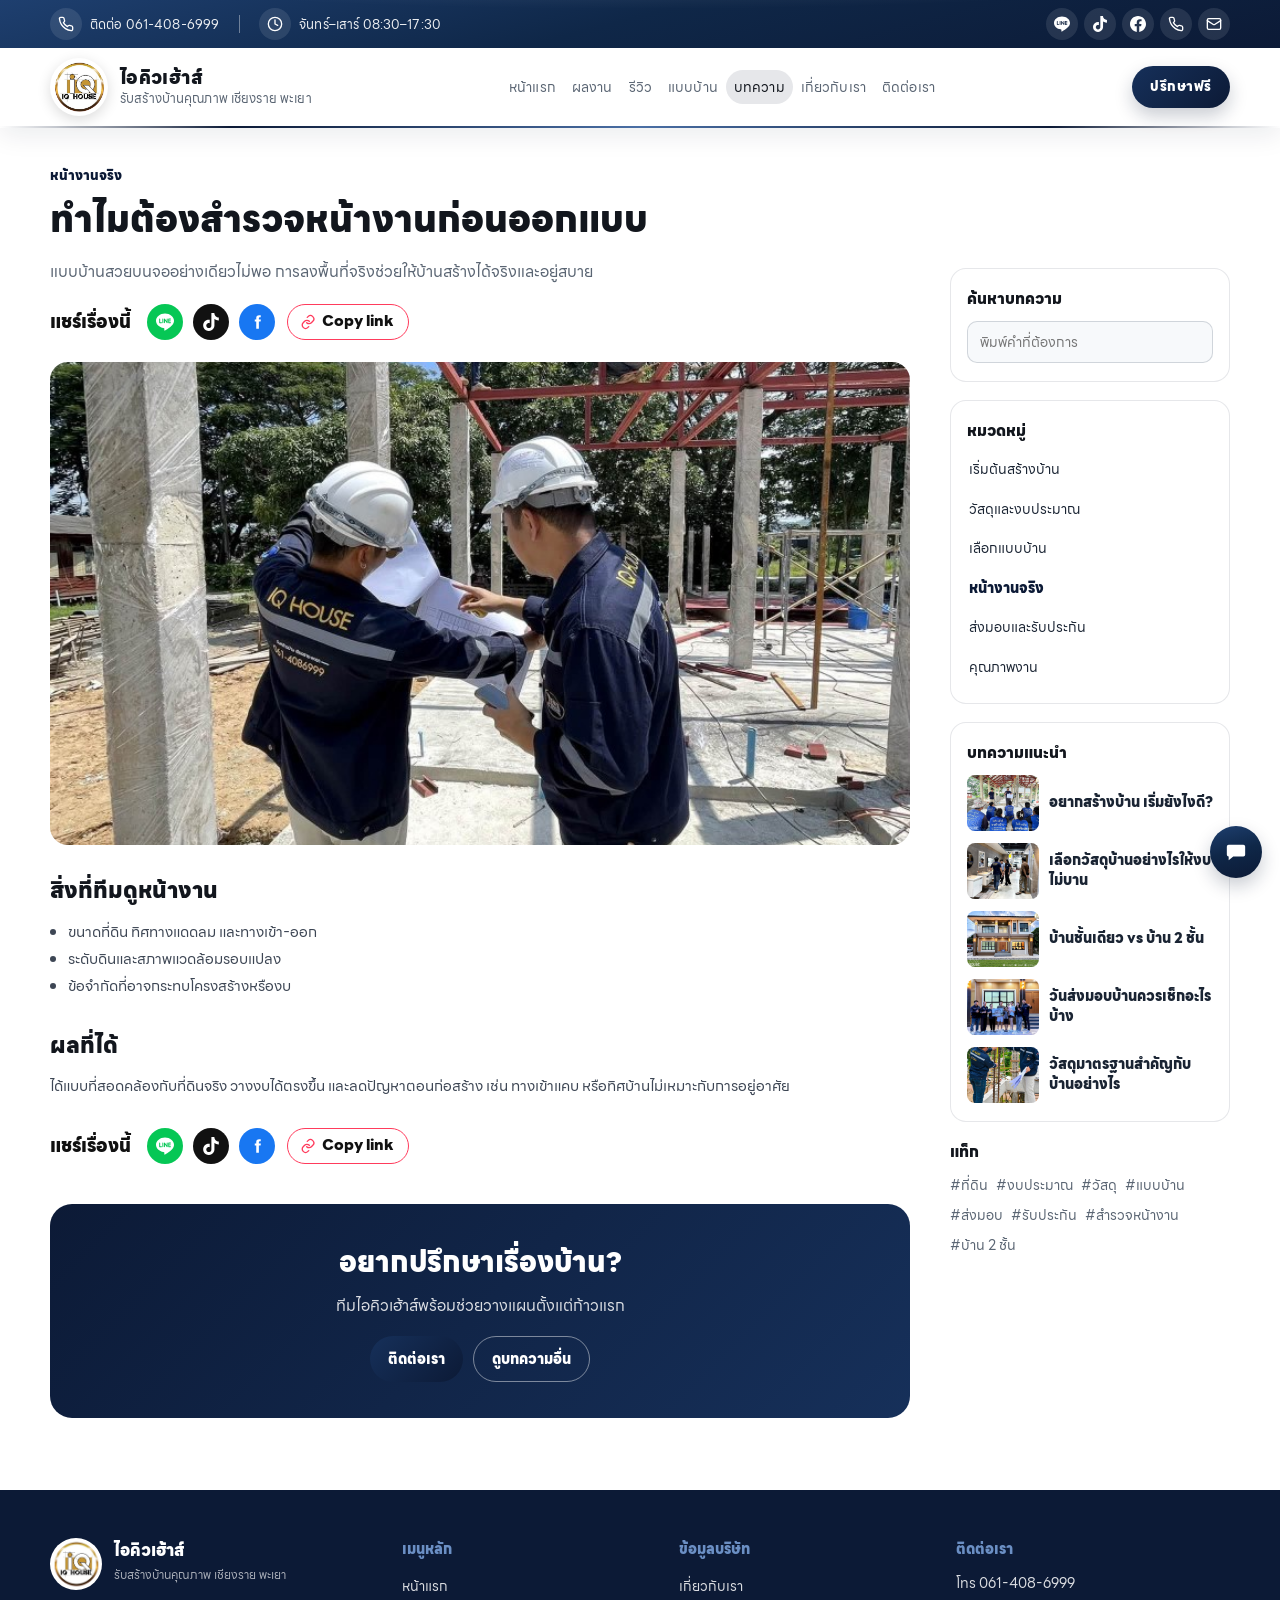
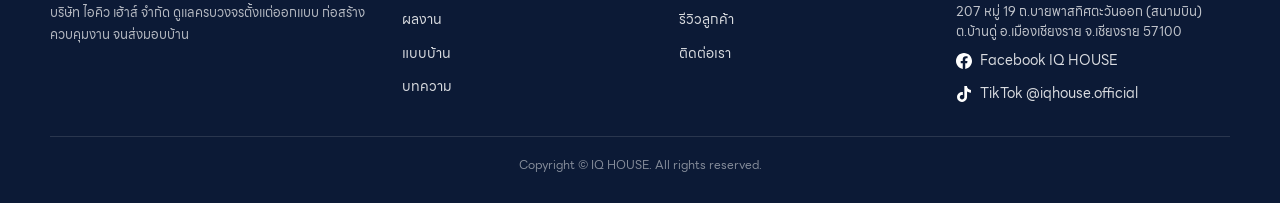
<file: articles/site-survey.html>
﻿<!DOCTYPE html>
<html lang="th">
<head>
<meta charset="utf-8">
<link rel="icon" href="../images/favicon.png?v=1" type="image/png">
<meta name="viewport" content="width=device-width, initial-scale=1, viewport-fit=cover">
<title>ทำไมต้องสำรวจหน้างานก่อนออกแบบ | ไอคิวเฮ้าส์</title>
<meta name="description" content="แบบบ้านสวยบนจออย่างเดียวไม่พอ การลงพื้นที่จริงช่วยให้บ้านสร้างได้จริงและอยู่สบาย">
<link rel="stylesheet" href="../css/header.css?v=20261116a">
<link rel="stylesheet" href="../css/fonts.css">
<link rel="stylesheet" href="../css/site-pages.css">
<link rel="stylesheet" href="../css/home-extra.css?v=20261005h">
<link rel="stylesheet" href="../css/responsive.css?v=20261005j">
</head>
<body class="theme-a iqPage">
<header class="iqNav" id="iqNav" data-iq-nav>
  <div class="iqTopbar">
    <div class="iqTopbar__inner">
      <ul class="iqTopbar__info">
        <li class="iqTopbar__phone">
          <a href="tel:0614086999">
            <span class="iqTopbar__mark"><img src="../images/site/icons/phone.svg" alt="" width="16" height="16"></span>
            ติดต่อ 061-408-6999
          </a>
        </li>
        <li class="iqTopbar__hours">
          <span>
            <span class="iqTopbar__mark"><img src="../images/site/icons/clock.svg" alt="" width="16" height="16"></span>
            จันทร์–เสาร์ 08:30–17:30
          </span>
        </li>
      </ul>
      <ul class="iqTopbar__social" aria-label="ช่องทางติดต่อ">
        <li>
          <a href="../contact.html" aria-label="LINE">
            <img src="../images/site/icons/line.svg" alt="" width="16" height="16">
          </a>
        </li>
        <li>
          <a href="https://www.tiktok.com/@iqhouse.official" target="_blank" rel="noopener" aria-label="TikTok">
            <img src="../images/site/icons/tiktok.svg" alt="" width="16" height="16">
          </a>
        </li>
        <li>
          <a href="https://www.facebook.com/profile.php?id=100057537335184" target="_blank" rel="noopener" aria-label="Facebook">
            <img src="../images/site/icons/facebook.svg" alt="" width="16" height="16">
          </a>
        </li>
        <li>
          <a href="tel:0614086999" aria-label="โทร 061-408-6999">
            <img src="../images/site/icons/phone.svg" alt="" width="16" height="16">
          </a>
        </li>
        <li>
          <a href="../contact.html" aria-label="อีเมล">
            <img src="../images/site/icons/email.svg" alt="" width="16" height="16">
          </a>
        </li>
      </ul>
    </div>
  </div>
  <div class="iqNav__bar">
    <a class="iqNav__logo" href="../index.html" aria-label="IQ HOUSE">
      <img src="../images/iqhouse-logo.png" alt="IQ HOUSE" width="58" height="58">
      <span class="iqNav__brand"><strong>ไอคิวเฮ้าส์</strong><em>รับสร้างบ้านคุณภาพ เชียงราย พะเยา</em></span>
    </a>
    <nav class="iqNav__menu" id="iqNavMenu" aria-label="เมนูหลัก">
      <a class="iqNav__link" href="../index.html">หน้าแรก</a>
      <a class="iqNav__link" href="../portfolio.html">ผลงาน</a>
      <a class="iqNav__link" href="../reviews.html">รีวิว</a>
      <a class="iqNav__link" href="../designs.html">แบบบ้าน</a>
      <a class="iqNav__link is-active" href="../articles.html">บทความ</a>
      <a class="iqNav__link" href="../about.html">เกี่ยวกับเรา</a>
      <a class="iqNav__link" href="../contact.html">ติดต่อเรา</a>
    </nav>
    <div class="iqNav__actions">
      <a class="iqNav__cta" href="https://www.facebook.com/profile.php?id=100057537335184" target="_blank" rel="noopener">ปรึกษาฟรี</a>
      <button class="iqNav__toggle" type="button" aria-label="เปิดเมนู" aria-expanded="false" aria-controls="iqNavMenu"><span></span><span></span><span></span></button>
    </div>
  </div>
</header>

<div class="iqArticleLayout">
  <article class="iqArticle">
  <p class="iqArticle__meta">หน้างานจริง</p>
  <h1 class="iqArticle__title">ทำไมต้องสำรวจหน้างานก่อนออกแบบ</h1>
  <p class="iqArticle__lead">แบบบ้านสวยบนจออย่างเดียวไม่พอ การลงพื้นที่จริงช่วยให้บ้านสร้างได้จริงและอยู่สบาย</p>
  <div class="iqShare" aria-label="แชร์เรื่องนี้">
    <p class="iqShare__label">แชร์เรื่องนี้</p>
    <div class="iqShare__actions">
      <button type="button" class="iqShare__btn iqShare__btn--line" data-iq-share="line" aria-label="แชร์ไป LINE"><svg viewBox="0 0 24 24" aria-hidden="true"><path fill="#fff" d="M19.365 9.863c.349 0 .63.285.63.631 0 .345-.281.63-.63.63H17.61v1.125h1.755c.349 0 .63.283.63.63 0 .344-.281.629-.63.629h-2.386c-.345 0-.627-.285-.627-.629V8.108c0-.345.282-.63.63-.63h2.386c.346 0 .627.285.627.63 0 .349-.281.63-.63.63H17.61v1.125h1.755zm-3.855 3.016c0 .27-.174.51-.432.596-.064.021-.133.031-.199.031-.211 0-.391-.09-.51-.25l-2.443-3.317v2.94c0 .344-.279.629-.631.629-.346 0-.626-.285-.626-.629V8.108c0-.27.173-.51.43-.595.06-.023.136-.033.194-.033.195 0 .375.104.495.254l2.462 3.33V8.108c0-.345.282-.63.63-.63.345 0 .63.285.63.63v4.771zm-5.741 0c0 .344-.282.629-.631.629-.345 0-.627-.285-.627-.629V8.108c0-.345.282-.63.63-.63.346 0 .628.285.628.63v4.771zm-2.466.629H4.917c-.345 0-.63-.285-.63-.629V8.108c0-.345.285-.63.63-.63.348 0 .63.285.63.63v4.141h1.756c.348 0 .629.283.629.63 0 .344-.282.629-.629.629M24 10.314C24 4.943 18.615.572 12 .572S0 4.943 0 10.314c0 4.811 4.27 8.842 10.035 9.608.391.082.923.258 1.058.59.12.301.079.766.038 1.08l-.164 1.02c-.045.301-.24 1.186 1.049.645 1.291-.539 6.916-4.078 9.436-6.975C23.176 14.393 24 12.458 24 10.314"/></svg></button>
      <button type="button" class="iqShare__btn iqShare__btn--tiktok" data-iq-share="tiktok" aria-label="เปิด TikTok"><svg viewBox="0 0 24 24" aria-hidden="true"><path fill="#fff" d="M12.525.02c1.31-.02 2.61-.01 3.91-.02.08 1.53.63 3.09 1.75 4.17 1.12 1.11 2.7 1.62 4.24 1.79v4.03c-1.44-.05-2.89-.35-4.2-.97-.57-.26-1.1-.59-1.62-.93-.01 2.92.01 5.84-.02 8.75-.08 1.4-.54 2.79-1.35 3.94-1.31 1.92-3.58 3.17-5.91 3.21-1.43.08-2.86-.31-4.08-1.03-2.02-1.19-3.44-3.37-3.65-5.71-.02-.5-.03-1-.01-1.49.18-1.9 1.12-3.72 2.58-4.96 1.66-1.44 3.98-2.13 6.15-1.72.02 1.48-.04 2.96-.04 4.44-.99-.32-2.15-.23-3.02.37-.63.41-1.11 1.04-1.36 1.75-.21.51-.15 1.07-.14 1.61.24 1.64 1.82 3.02 3.5 2.87 1.12-.01 2.19-.66 2.77-1.61.19-.33.4-.67.41-1.06.1-1.79.06-3.57.07-5.36.01-4.03-.01-8.05.02-12.07z"/></svg></button>
      <button type="button" class="iqShare__btn iqShare__btn--fb" data-iq-share="facebook" aria-label="แชร์ไป Facebook"><svg viewBox="0 0 24 24" aria-hidden="true"><path fill="#fff" d="M14.5 8.5V6.8c0-.7.5-1 1.2-1H17V3h-2.1C12.2 3 11 4.4 11 6.6v1.9H9v2.7h2V21h3.5v-9.8h2.3l.4-2.7h-2.7Z"/></svg></button>
      <button type="button" class="iqShare__copy" data-iq-share="copy"><svg viewBox="0 0 24 24" aria-hidden="true"><path fill="none" stroke="currentColor" stroke-width="2" stroke-linecap="round" d="M10 13a5 5 0 0 0 7.1.1l2.1-2.1a5 5 0 0 0-7.1-7.1l-1.2 1.2"/><path fill="none" stroke="currentColor" stroke-width="2" stroke-linecap="round" d="M14 11a5 5 0 0 0-7.1-.1L4.8 13a5 5 0 0 0 7.1 7.1l1.2-1.2"/></svg><span>Copy link</span></button>
    </div>
  </div>
  <figure class="iqArticle__cover"><img src="../images/site/album/work/steel.jpg" alt="ทำไมต้องสำรวจหน้างานก่อนออกแบบ" width="1200" height="675"></figure>
  <div class="iqArticle__content">
<h2>สิ่งที่ทีมดูหน้างาน</h2>
<ul>
<li>ขนาดที่ดิน ทิศทางแดดลม และทางเข้า-ออก</li>
<li>ระดับดินและสภาพแวดล้อมรอบแปลง</li>
<li>ข้อจำกัดที่อาจกระทบโครงสร้างหรืองบ</li>
</ul>
<h2>ผลที่ได้</h2>
<p>ได้แบบที่สอดคล้องกับที่ดินจริง วางงบได้ตรงขึ้น และลดปัญหาตอนก่อสร้าง เช่น ทางเข้าแคบ หรือทิศบ้านไม่เหมาะกับการอยู่อาศัย</p>
  </div>
  <div class="iqShare iqShare--foot" aria-label="แชร์เรื่องนี้">
    <p class="iqShare__label">แชร์เรื่องนี้</p>
    <div class="iqShare__actions">
      <button type="button" class="iqShare__btn iqShare__btn--line" data-iq-share="line" aria-label="แชร์ไป LINE"><svg viewBox="0 0 24 24" aria-hidden="true"><path fill="#fff" d="M19.365 9.863c.349 0 .63.285.63.631 0 .345-.281.63-.63.63H17.61v1.125h1.755c.349 0 .63.283.63.63 0 .344-.281.629-.63.629h-2.386c-.345 0-.627-.285-.627-.629V8.108c0-.345.282-.63.63-.63h2.386c.346 0 .627.285.627.63 0 .349-.281.63-.63.63H17.61v1.125h1.755zm-3.855 3.016c0 .27-.174.51-.432.596-.064.021-.133.031-.199.031-.211 0-.391-.09-.51-.25l-2.443-3.317v2.94c0 .344-.279.629-.631.629-.346 0-.626-.285-.626-.629V8.108c0-.27.173-.51.43-.595.06-.023.136-.033.194-.033.195 0 .375.104.495.254l2.462 3.33V8.108c0-.345.282-.63.63-.63.345 0 .63.285.63.63v4.771zm-5.741 0c0 .344-.282.629-.631.629-.345 0-.627-.285-.627-.629V8.108c0-.345.282-.63.63-.63.346 0 .628.285.628.63v4.771zm-2.466.629H4.917c-.345 0-.63-.285-.63-.629V8.108c0-.345.285-.63.63-.63.348 0 .63.285.63.63v4.141h1.756c.348 0 .629.283.629.63 0 .344-.282.629-.629.629M24 10.314C24 4.943 18.615.572 12 .572S0 4.943 0 10.314c0 4.811 4.27 8.842 10.035 9.608.391.082.923.258 1.058.59.12.301.079.766.038 1.08l-.164 1.02c-.045.301-.24 1.186 1.049.645 1.291-.539 6.916-4.078 9.436-6.975C23.176 14.393 24 12.458 24 10.314"/></svg></button>
      <button type="button" class="iqShare__btn iqShare__btn--tiktok" data-iq-share="tiktok" aria-label="เปิด TikTok"><svg viewBox="0 0 24 24" aria-hidden="true"><path fill="#fff" d="M12.525.02c1.31-.02 2.61-.01 3.91-.02.08 1.53.63 3.09 1.75 4.17 1.12 1.11 2.7 1.62 4.24 1.79v4.03c-1.44-.05-2.89-.35-4.2-.97-.57-.26-1.1-.59-1.62-.93-.01 2.92.01 5.84-.02 8.75-.08 1.4-.54 2.79-1.35 3.94-1.31 1.92-3.58 3.17-5.91 3.21-1.43.08-2.86-.31-4.08-1.03-2.02-1.19-3.44-3.37-3.65-5.71-.02-.5-.03-1-.01-1.49.18-1.9 1.12-3.72 2.58-4.96 1.66-1.44 3.98-2.13 6.15-1.72.02 1.48-.04 2.96-.04 4.44-.99-.32-2.15-.23-3.02.37-.63.41-1.11 1.04-1.36 1.75-.21.51-.15 1.07-.14 1.61.24 1.64 1.82 3.02 3.5 2.87 1.12-.01 2.19-.66 2.77-1.61.19-.33.4-.67.41-1.06.1-1.79.06-3.57.07-5.36.01-4.03-.01-8.05.02-12.07z"/></svg></button>
      <button type="button" class="iqShare__btn iqShare__btn--fb" data-iq-share="facebook" aria-label="แชร์ไป Facebook"><svg viewBox="0 0 24 24" aria-hidden="true"><path fill="#fff" d="M14.5 8.5V6.8c0-.7.5-1 1.2-1H17V3h-2.1C12.2 3 11 4.4 11 6.6v1.9H9v2.7h2V21h3.5v-9.8h2.3l.4-2.7h-2.7Z"/></svg></button>
      <button type="button" class="iqShare__copy" data-iq-share="copy"><svg viewBox="0 0 24 24" aria-hidden="true"><path fill="none" stroke="currentColor" stroke-width="2" stroke-linecap="round" d="M10 13a5 5 0 0 0 7.1.1l2.1-2.1a5 5 0 0 0-7.1-7.1l-1.2 1.2"/><path fill="none" stroke="currentColor" stroke-width="2" stroke-linecap="round" d="M14 11a5 5 0 0 0-7.1-.1L4.8 13a5 5 0 0 0 7.1 7.1l1.2-1.2"/></svg><span>Copy link</span></button>
    </div>
  </div>
  <div class="iqPageCta" style="margin-top:40px">
    <h2>อยากปรึกษาเรื่องบ้าน?</h2>
    <p>ทีมไอคิวเฮ้าส์พร้อมช่วยวางแผนตั้งแต่ก้าวแรก</p>
    <div class="iqPageCta__actions">
      <a class="primary" href="../contact.html">ติดต่อเรา</a>
      <a class="ghost" href="../articles.html">ดูบทความอื่น</a>
    </div>
  </div>
</article>
  <aside class="iqArticleSide" aria-label="ค้นหาและหมวดหมู่">
    <form class="iqArticleSearch" role="search">
      <label for="iqArticleQuery">ค้นหาบทความ</label>
      <input id="iqArticleQuery" type="search" placeholder="พิมพ์คำที่ต้องการ" data-iq-article-search>
    </form>
    <nav class="iqArticleCats" aria-labelledby="iqArticleCatsTitle">
      <h2 id="iqArticleCatsTitle">หมวดหมู่</h2>
      <ul data-iq-article-list>
        <li><a href="start-building.html" data-iq-article-item data-iq-article-text="เริ่มต้นสร้างบ้าน อยากสร้างบ้าน เริ่มยังไงดี? ที่ดิน งบประมาณ ขั้นตอน">เริ่มต้นสร้างบ้าน</a></li>
        <li><a href="choose-materials.html" data-iq-article-item data-iq-article-text="วัสดุและงบประมาณ เลือกวัสดุบ้านอย่างไรให้งบไม่บาน วัสดุ งบประมาณ กระเบื้อง">วัสดุและงบประมาณ</a></li>
        <li><a href="one-vs-two-story.html" data-iq-article-item data-iq-article-text="เลือกแบบบ้าน บ้านชั้นเดียว vs บ้าน 2 ชั้น แบบบ้าน บ้าน 2 ชั้น ชั้นเดียว">เลือกแบบบ้าน</a></li>
        <li><a href="site-survey.html" class="is-current" aria-current="page" data-iq-article-item data-iq-article-text="หน้างานจริง ทำไมต้องสำรวจหน้างานก่อนออกแบบ สำรวจหน้างาน ที่ดิน">หน้างานจริง</a></li>
        <li><a href="handover-warranty.html" data-iq-article-item data-iq-article-text="ส่งมอบและรับประกัน วันส่งมอบบ้านควรเช็กอะไรบ้าง ส่งมอบ รับประกัน">ส่งมอบและรับประกัน</a></li>
        <li><a href="scg-materials.html" data-iq-article-item data-iq-article-text="คุณภาพงาน วัสดุมาตรฐานสำคัญกับบ้านอย่างไร วัสดุ มาตรฐาน คุณภาพ">คุณภาพงาน</a></li>
      </ul>
    </nav>
    <nav class="iqArticlePicks" aria-labelledby="iqArticlePicksTitle">
      <h2 id="iqArticlePicksTitle">บทความแนะนำ</h2>
      <ul>
        <li><a href="start-building.html"><img src="../images/site/album/work/meeting.jpg" alt="" width="72" height="56" loading="lazy"><span>อยากสร้างบ้าน เริ่มยังไงดี?</span></a></li>
        <li><a href="choose-materials.html"><img src="../images/site/album/work/showroom-sinks.jpg" alt="" width="72" height="56" loading="lazy"><span>เลือกวัสดุบ้านอย่างไรให้งบไม่บาน</span></a></li>
        <li><a href="one-vs-two-story.html"><img src="../images/site/album/houses/2f-dusk.jpg" alt="" width="72" height="56" loading="lazy"><span>บ้านชั้นเดียว vs บ้าน 2 ชั้น</span></a></li>
        <li><a href="handover-warranty.html"><img src="../images/site/album/houses/handover-family.jpg" alt="" width="72" height="56" loading="lazy"><span>วันส่งมอบบ้านควรเช็กอะไรบ้าง</span></a></li>
        <li><a href="scg-materials.html"><img src="../images/site/album/work/rebar.jpg" alt="" width="72" height="56" loading="lazy"><span>วัสดุมาตรฐานสำคัญกับบ้านอย่างไร</span></a></li>
      </ul>
    </nav>
    <div class="iqArticleTags">
      <h2>แท็ก</h2>
      <div class="iqArticleTags__list">
      <button type="button" data-iq-article-tag="ที่ดิน">#ที่ดิน</button>
      <button type="button" data-iq-article-tag="งบประมาณ">#งบประมาณ</button>
      <button type="button" data-iq-article-tag="วัสดุ">#วัสดุ</button>
      <button type="button" data-iq-article-tag="แบบบ้าน">#แบบบ้าน</button>
      <button type="button" data-iq-article-tag="ส่งมอบ">#ส่งมอบ</button>
      <button type="button" data-iq-article-tag="รับประกัน">#รับประกัน</button>
      <button type="button" data-iq-article-tag="สำรวจหน้างาน">#สำรวจหน้างาน</button>
      <button type="button" data-iq-article-tag="บ้าน 2 ชั้น">#บ้าน 2 ชั้น</button>
      </div>
    </div>
  </aside>
</div>

<div data-iq-footer></div>
<script src="../js/iq-nav.js?v=20261005i" defer></script>
<script src="../js/iq-articles.js" defer></script>
<script src="../js/iq-footer.js?v=20261003q" defer></script>
</body>
</html>
</file>
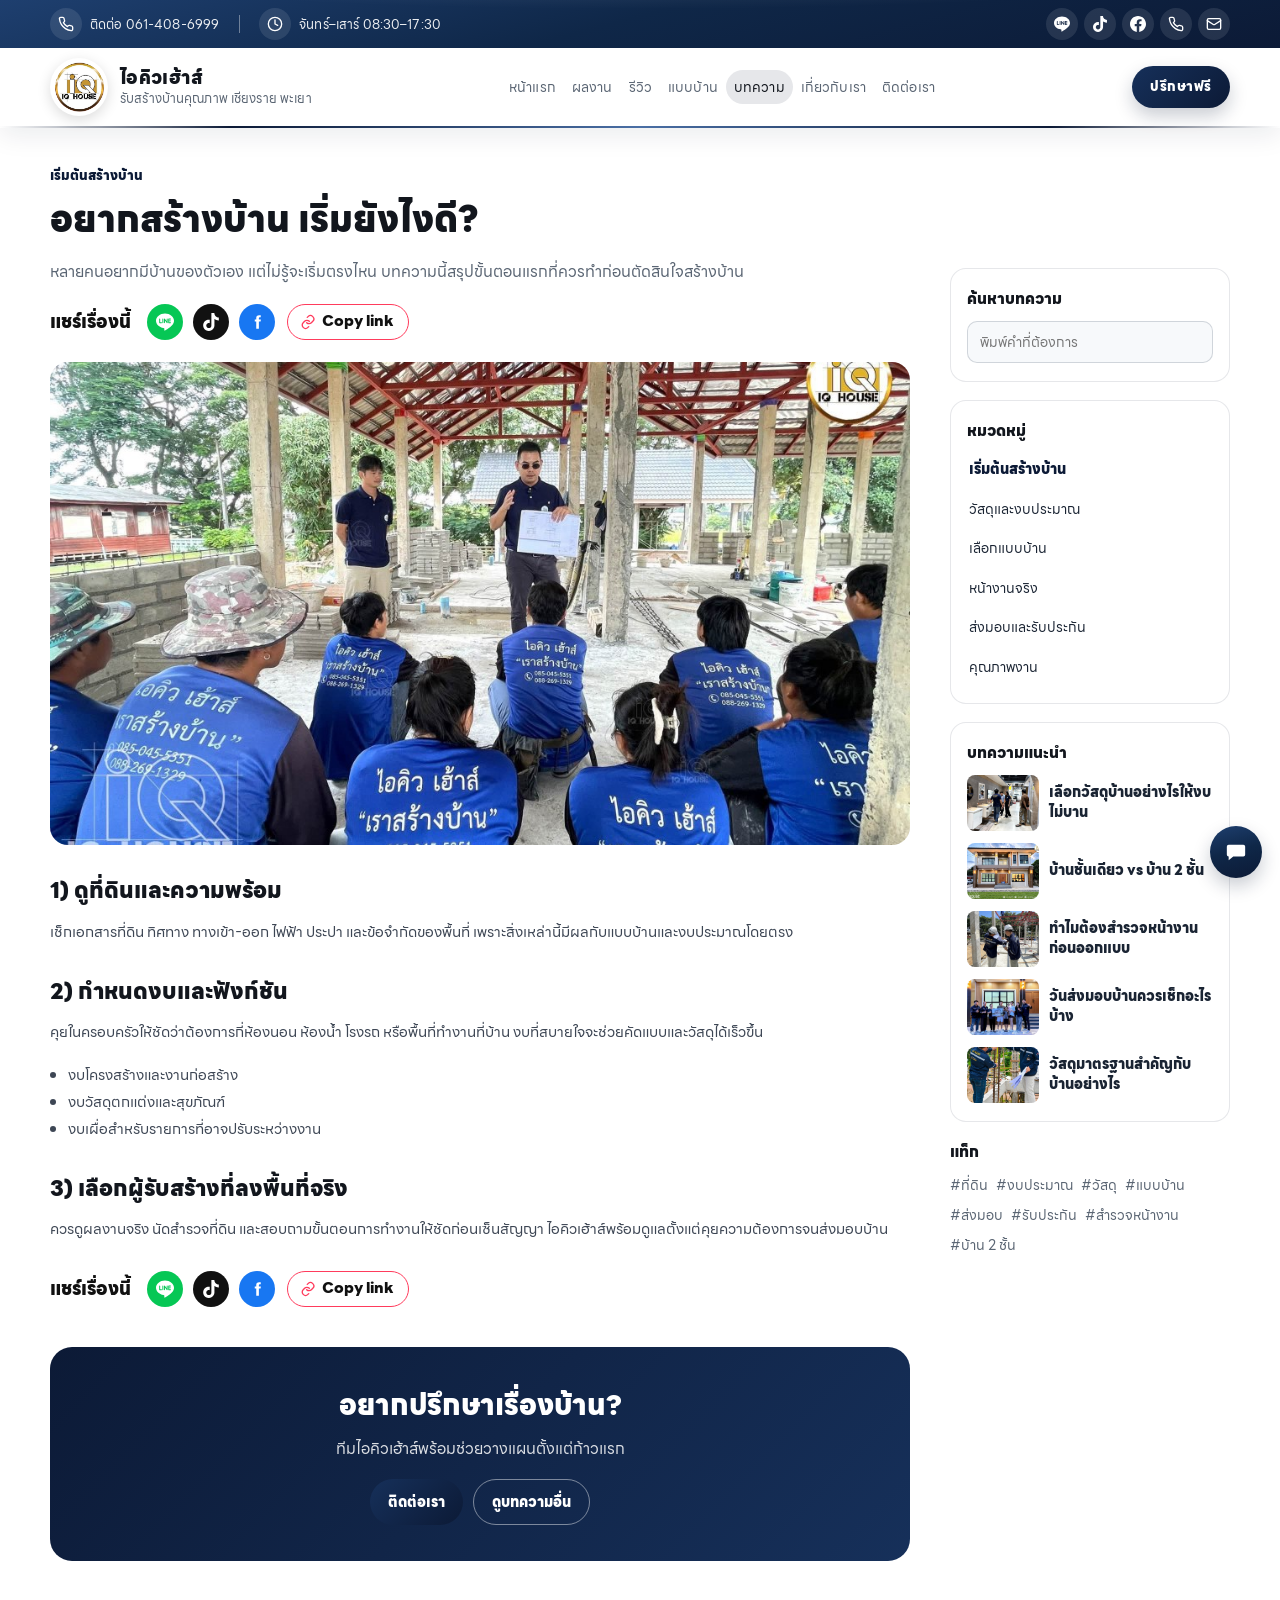
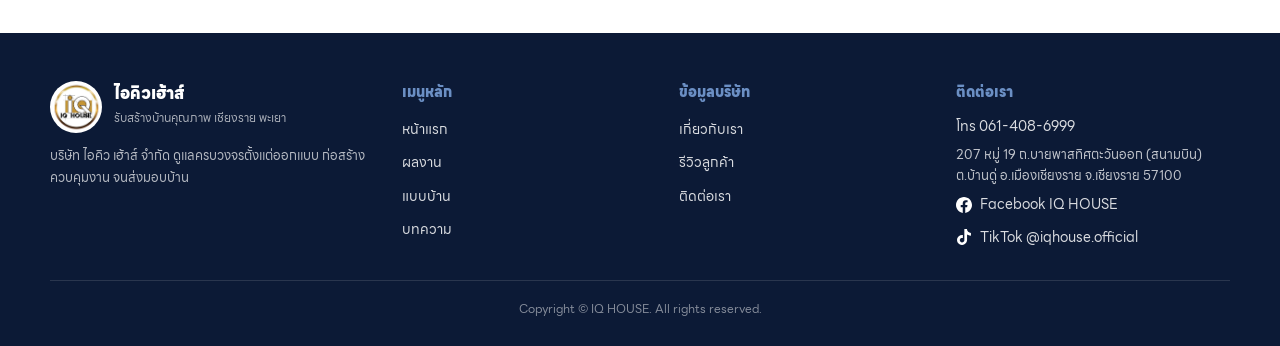
<file: articles/start-building.html>
﻿<!DOCTYPE html>
<html lang="th">
<head>
<meta charset="utf-8">
<link rel="icon" href="../images/favicon.png?v=1" type="image/png">
<meta name="viewport" content="width=device-width, initial-scale=1, viewport-fit=cover">
<title>อยากสร้างบ้าน เริ่มยังไงดี? | ไอคิวเฮ้าส์</title>
<meta name="description" content="หลายคนอยากมีบ้านของตัวเอง แต่ไม่รู้จะเริ่มตรงไหน บทความนี้สรุปขั้นตอนแรกที่ควรทำก่อนตัดสินใจสร้างบ้าน">
<link rel="stylesheet" href="../css/header.css?v=20261116a">
<link rel="stylesheet" href="../css/fonts.css">
<link rel="stylesheet" href="../css/site-pages.css">
<link rel="stylesheet" href="../css/home-extra.css?v=20261005h">
<link rel="stylesheet" href="../css/responsive.css?v=20261005j">
</head>
<body class="theme-a iqPage">
<header class="iqNav" id="iqNav" data-iq-nav>
  <div class="iqTopbar">
    <div class="iqTopbar__inner">
      <ul class="iqTopbar__info">
        <li class="iqTopbar__phone">
          <a href="tel:0614086999">
            <span class="iqTopbar__mark"><img src="../images/site/icons/phone.svg" alt="" width="16" height="16"></span>
            ติดต่อ 061-408-6999
          </a>
        </li>
        <li class="iqTopbar__hours">
          <span>
            <span class="iqTopbar__mark"><img src="../images/site/icons/clock.svg" alt="" width="16" height="16"></span>
            จันทร์–เสาร์ 08:30–17:30
          </span>
        </li>
      </ul>
      <ul class="iqTopbar__social" aria-label="ช่องทางติดต่อ">
        <li>
          <a href="../contact.html" aria-label="LINE">
            <img src="../images/site/icons/line.svg" alt="" width="16" height="16">
          </a>
        </li>
        <li>
          <a href="https://www.tiktok.com/@iqhouse.official" target="_blank" rel="noopener" aria-label="TikTok">
            <img src="../images/site/icons/tiktok.svg" alt="" width="16" height="16">
          </a>
        </li>
        <li>
          <a href="https://www.facebook.com/profile.php?id=100057537335184" target="_blank" rel="noopener" aria-label="Facebook">
            <img src="../images/site/icons/facebook.svg" alt="" width="16" height="16">
          </a>
        </li>
        <li>
          <a href="tel:0614086999" aria-label="โทร 061-408-6999">
            <img src="../images/site/icons/phone.svg" alt="" width="16" height="16">
          </a>
        </li>
        <li>
          <a href="../contact.html" aria-label="อีเมล">
            <img src="../images/site/icons/email.svg" alt="" width="16" height="16">
          </a>
        </li>
      </ul>
    </div>
  </div>
  <div class="iqNav__bar">
    <a class="iqNav__logo" href="../index.html" aria-label="IQ HOUSE">
      <img src="../images/iqhouse-logo.png" alt="IQ HOUSE" width="58" height="58">
      <span class="iqNav__brand"><strong>ไอคิวเฮ้าส์</strong><em>รับสร้างบ้านคุณภาพ เชียงราย พะเยา</em></span>
    </a>
    <nav class="iqNav__menu" id="iqNavMenu" aria-label="เมนูหลัก">
      <a class="iqNav__link" href="../index.html">หน้าแรก</a>
      <a class="iqNav__link" href="../portfolio.html">ผลงาน</a>
      <a class="iqNav__link" href="../reviews.html">รีวิว</a>
      <a class="iqNav__link" href="../designs.html">แบบบ้าน</a>
      <a class="iqNav__link is-active" href="../articles.html">บทความ</a>
      <a class="iqNav__link" href="../about.html">เกี่ยวกับเรา</a>
      <a class="iqNav__link" href="../contact.html">ติดต่อเรา</a>
    </nav>
    <div class="iqNav__actions">
      <a class="iqNav__cta" href="https://www.facebook.com/profile.php?id=100057537335184" target="_blank" rel="noopener">ปรึกษาฟรี</a>
      <button class="iqNav__toggle" type="button" aria-label="เปิดเมนู" aria-expanded="false" aria-controls="iqNavMenu"><span></span><span></span><span></span></button>
    </div>
  </div>
</header>

<div class="iqArticleLayout">
  <article class="iqArticle">
  <p class="iqArticle__meta">เริ่มต้นสร้างบ้าน</p>
  <h1 class="iqArticle__title">อยากสร้างบ้าน เริ่มยังไงดี?</h1>
  <p class="iqArticle__lead">หลายคนอยากมีบ้านของตัวเอง แต่ไม่รู้จะเริ่มตรงไหน บทความนี้สรุปขั้นตอนแรกที่ควรทำก่อนตัดสินใจสร้างบ้าน</p>
  <div class="iqShare" aria-label="แชร์เรื่องนี้">
    <p class="iqShare__label">แชร์เรื่องนี้</p>
    <div class="iqShare__actions">
      <button type="button" class="iqShare__btn iqShare__btn--line" data-iq-share="line" aria-label="แชร์ไป LINE"><svg viewBox="0 0 24 24" aria-hidden="true"><path fill="#fff" d="M19.365 9.863c.349 0 .63.285.63.631 0 .345-.281.63-.63.63H17.61v1.125h1.755c.349 0 .63.283.63.63 0 .344-.281.629-.63.629h-2.386c-.345 0-.627-.285-.627-.629V8.108c0-.345.282-.63.63-.63h2.386c.346 0 .627.285.627.63 0 .349-.281.63-.63.63H17.61v1.125h1.755zm-3.855 3.016c0 .27-.174.51-.432.596-.064.021-.133.031-.199.031-.211 0-.391-.09-.51-.25l-2.443-3.317v2.94c0 .344-.279.629-.631.629-.346 0-.626-.285-.626-.629V8.108c0-.27.173-.51.43-.595.06-.023.136-.033.194-.033.195 0 .375.104.495.254l2.462 3.33V8.108c0-.345.282-.63.63-.63.345 0 .63.285.63.63v4.771zm-5.741 0c0 .344-.282.629-.631.629-.345 0-.627-.285-.627-.629V8.108c0-.345.282-.63.63-.63.346 0 .628.285.628.63v4.771zm-2.466.629H4.917c-.345 0-.63-.285-.63-.629V8.108c0-.345.285-.63.63-.63.348 0 .63.285.63.63v4.141h1.756c.348 0 .629.283.629.63 0 .344-.282.629-.629.629M24 10.314C24 4.943 18.615.572 12 .572S0 4.943 0 10.314c0 4.811 4.27 8.842 10.035 9.608.391.082.923.258 1.058.59.12.301.079.766.038 1.08l-.164 1.02c-.045.301-.24 1.186 1.049.645 1.291-.539 6.916-4.078 9.436-6.975C23.176 14.393 24 12.458 24 10.314"/></svg></button>
      <button type="button" class="iqShare__btn iqShare__btn--tiktok" data-iq-share="tiktok" aria-label="เปิด TikTok"><svg viewBox="0 0 24 24" aria-hidden="true"><path fill="#fff" d="M12.525.02c1.31-.02 2.61-.01 3.91-.02.08 1.53.63 3.09 1.75 4.17 1.12 1.11 2.7 1.62 4.24 1.79v4.03c-1.44-.05-2.89-.35-4.2-.97-.57-.26-1.1-.59-1.62-.93-.01 2.92.01 5.84-.02 8.75-.08 1.4-.54 2.79-1.35 3.94-1.31 1.92-3.58 3.17-5.91 3.21-1.43.08-2.86-.31-4.08-1.03-2.02-1.19-3.44-3.37-3.65-5.71-.02-.5-.03-1-.01-1.49.18-1.9 1.12-3.72 2.58-4.96 1.66-1.44 3.98-2.13 6.15-1.72.02 1.48-.04 2.96-.04 4.44-.99-.32-2.15-.23-3.02.37-.63.41-1.11 1.04-1.36 1.75-.21.51-.15 1.07-.14 1.61.24 1.64 1.82 3.02 3.5 2.87 1.12-.01 2.19-.66 2.77-1.61.19-.33.4-.67.41-1.06.1-1.79.06-3.57.07-5.36.01-4.03-.01-8.05.02-12.07z"/></svg></button>
      <button type="button" class="iqShare__btn iqShare__btn--fb" data-iq-share="facebook" aria-label="แชร์ไป Facebook"><svg viewBox="0 0 24 24" aria-hidden="true"><path fill="#fff" d="M14.5 8.5V6.8c0-.7.5-1 1.2-1H17V3h-2.1C12.2 3 11 4.4 11 6.6v1.9H9v2.7h2V21h3.5v-9.8h2.3l.4-2.7h-2.7Z"/></svg></button>
      <button type="button" class="iqShare__copy" data-iq-share="copy"><svg viewBox="0 0 24 24" aria-hidden="true"><path fill="none" stroke="currentColor" stroke-width="2" stroke-linecap="round" d="M10 13a5 5 0 0 0 7.1.1l2.1-2.1a5 5 0 0 0-7.1-7.1l-1.2 1.2"/><path fill="none" stroke="currentColor" stroke-width="2" stroke-linecap="round" d="M14 11a5 5 0 0 0-7.1-.1L4.8 13a5 5 0 0 0 7.1 7.1l1.2-1.2"/></svg><span>Copy link</span></button>
    </div>
  </div>
  <figure class="iqArticle__cover"><img src="../images/site/album/work/meeting.jpg" alt="อยากสร้างบ้าน เริ่มยังไงดี?" width="1200" height="675"></figure>
  <div class="iqArticle__content">
<h2>1) ดูที่ดินและความพร้อม</h2>
<p>เช็กเอกสารที่ดิน ทิศทาง ทางเข้า-ออก ไฟฟ้า ประปา และข้อจำกัดของพื้นที่ เพราะสิ่งเหล่านี้มีผลกับแบบบ้านและงบประมาณโดยตรง</p>
<h2>2) กำหนดงบและฟังก์ชัน</h2>
<p>คุยในครอบครัวให้ชัดว่าต้องการกี่ห้องนอน ห้องน้ำ โรงรถ หรือพื้นที่ทำงานที่บ้าน งบที่สบายใจจะช่วยคัดแบบและวัสดุได้เร็วขึ้น</p>
<ul>
<li>งบโครงสร้างและงานก่อสร้าง</li>
<li>งบวัสดุตกแต่งและสุขภัณฑ์</li>
<li>งบเผื่อสำหรับรายการที่อาจปรับระหว่างงาน</li>
</ul>
<h2>3) เลือกผู้รับสร้างที่ลงพื้นที่จริง</h2>
<p>ควรดูผลงานจริง นัดสำรวจที่ดิน และสอบถามขั้นตอนการทำงานให้ชัดก่อนเซ็นสัญญา ไอคิวเฮ้าส์พร้อมดูแลตั้งแต่คุยความต้องการจนส่งมอบบ้าน</p>
  </div>
  <div class="iqShare iqShare--foot" aria-label="แชร์เรื่องนี้">
    <p class="iqShare__label">แชร์เรื่องนี้</p>
    <div class="iqShare__actions">
      <button type="button" class="iqShare__btn iqShare__btn--line" data-iq-share="line" aria-label="แชร์ไป LINE"><svg viewBox="0 0 24 24" aria-hidden="true"><path fill="#fff" d="M19.365 9.863c.349 0 .63.285.63.631 0 .345-.281.63-.63.63H17.61v1.125h1.755c.349 0 .63.283.63.63 0 .344-.281.629-.63.629h-2.386c-.345 0-.627-.285-.627-.629V8.108c0-.345.282-.63.63-.63h2.386c.346 0 .627.285.627.63 0 .349-.281.63-.63.63H17.61v1.125h1.755zm-3.855 3.016c0 .27-.174.51-.432.596-.064.021-.133.031-.199.031-.211 0-.391-.09-.51-.25l-2.443-3.317v2.94c0 .344-.279.629-.631.629-.346 0-.626-.285-.626-.629V8.108c0-.27.173-.51.43-.595.06-.023.136-.033.194-.033.195 0 .375.104.495.254l2.462 3.33V8.108c0-.345.282-.63.63-.63.345 0 .63.285.63.63v4.771zm-5.741 0c0 .344-.282.629-.631.629-.345 0-.627-.285-.627-.629V8.108c0-.345.282-.63.63-.63.346 0 .628.285.628.63v4.771zm-2.466.629H4.917c-.345 0-.63-.285-.63-.629V8.108c0-.345.285-.63.63-.63.348 0 .63.285.63.63v4.141h1.756c.348 0 .629.283.629.63 0 .344-.282.629-.629.629M24 10.314C24 4.943 18.615.572 12 .572S0 4.943 0 10.314c0 4.811 4.27 8.842 10.035 9.608.391.082.923.258 1.058.59.12.301.079.766.038 1.08l-.164 1.02c-.045.301-.24 1.186 1.049.645 1.291-.539 6.916-4.078 9.436-6.975C23.176 14.393 24 12.458 24 10.314"/></svg></button>
      <button type="button" class="iqShare__btn iqShare__btn--tiktok" data-iq-share="tiktok" aria-label="เปิด TikTok"><svg viewBox="0 0 24 24" aria-hidden="true"><path fill="#fff" d="M12.525.02c1.31-.02 2.61-.01 3.91-.02.08 1.53.63 3.09 1.75 4.17 1.12 1.11 2.7 1.62 4.24 1.79v4.03c-1.44-.05-2.89-.35-4.2-.97-.57-.26-1.1-.59-1.62-.93-.01 2.92.01 5.84-.02 8.75-.08 1.4-.54 2.79-1.35 3.94-1.31 1.92-3.58 3.17-5.91 3.21-1.43.08-2.86-.31-4.08-1.03-2.02-1.19-3.44-3.37-3.65-5.71-.02-.5-.03-1-.01-1.49.18-1.9 1.12-3.72 2.58-4.96 1.66-1.44 3.98-2.13 6.15-1.72.02 1.48-.04 2.96-.04 4.44-.99-.32-2.15-.23-3.02.37-.63.41-1.11 1.04-1.36 1.75-.21.51-.15 1.07-.14 1.61.24 1.64 1.82 3.02 3.5 2.87 1.12-.01 2.19-.66 2.77-1.61.19-.33.4-.67.41-1.06.1-1.79.06-3.57.07-5.36.01-4.03-.01-8.05.02-12.07z"/></svg></button>
      <button type="button" class="iqShare__btn iqShare__btn--fb" data-iq-share="facebook" aria-label="แชร์ไป Facebook"><svg viewBox="0 0 24 24" aria-hidden="true"><path fill="#fff" d="M14.5 8.5V6.8c0-.7.5-1 1.2-1H17V3h-2.1C12.2 3 11 4.4 11 6.6v1.9H9v2.7h2V21h3.5v-9.8h2.3l.4-2.7h-2.7Z"/></svg></button>
      <button type="button" class="iqShare__copy" data-iq-share="copy"><svg viewBox="0 0 24 24" aria-hidden="true"><path fill="none" stroke="currentColor" stroke-width="2" stroke-linecap="round" d="M10 13a5 5 0 0 0 7.1.1l2.1-2.1a5 5 0 0 0-7.1-7.1l-1.2 1.2"/><path fill="none" stroke="currentColor" stroke-width="2" stroke-linecap="round" d="M14 11a5 5 0 0 0-7.1-.1L4.8 13a5 5 0 0 0 7.1 7.1l1.2-1.2"/></svg><span>Copy link</span></button>
    </div>
  </div>
  <div class="iqPageCta" style="margin-top:40px">
    <h2>อยากปรึกษาเรื่องบ้าน?</h2>
    <p>ทีมไอคิวเฮ้าส์พร้อมช่วยวางแผนตั้งแต่ก้าวแรก</p>
    <div class="iqPageCta__actions">
      <a class="primary" href="../contact.html">ติดต่อเรา</a>
      <a class="ghost" href="../articles.html">ดูบทความอื่น</a>
    </div>
  </div>
</article>
  <aside class="iqArticleSide" aria-label="ค้นหาและหมวดหมู่">
    <form class="iqArticleSearch" role="search">
      <label for="iqArticleQuery">ค้นหาบทความ</label>
      <input id="iqArticleQuery" type="search" placeholder="พิมพ์คำที่ต้องการ" data-iq-article-search>
    </form>
    <nav class="iqArticleCats" aria-labelledby="iqArticleCatsTitle">
      <h2 id="iqArticleCatsTitle">หมวดหมู่</h2>
      <ul data-iq-article-list>
        <li><a href="start-building.html" class="is-current" aria-current="page" data-iq-article-item data-iq-article-text="เริ่มต้นสร้างบ้าน อยากสร้างบ้าน เริ่มยังไงดี? ที่ดิน งบประมาณ ขั้นตอน">เริ่มต้นสร้างบ้าน</a></li>
        <li><a href="choose-materials.html" data-iq-article-item data-iq-article-text="วัสดุและงบประมาณ เลือกวัสดุบ้านอย่างไรให้งบไม่บาน วัสดุ งบประมาณ กระเบื้อง">วัสดุและงบประมาณ</a></li>
        <li><a href="one-vs-two-story.html" data-iq-article-item data-iq-article-text="เลือกแบบบ้าน บ้านชั้นเดียว vs บ้าน 2 ชั้น แบบบ้าน บ้าน 2 ชั้น ชั้นเดียว">เลือกแบบบ้าน</a></li>
        <li><a href="site-survey.html" data-iq-article-item data-iq-article-text="หน้างานจริง ทำไมต้องสำรวจหน้างานก่อนออกแบบ สำรวจหน้างาน ที่ดิน">หน้างานจริง</a></li>
        <li><a href="handover-warranty.html" data-iq-article-item data-iq-article-text="ส่งมอบและรับประกัน วันส่งมอบบ้านควรเช็กอะไรบ้าง ส่งมอบ รับประกัน">ส่งมอบและรับประกัน</a></li>
        <li><a href="scg-materials.html" data-iq-article-item data-iq-article-text="คุณภาพงาน วัสดุมาตรฐานสำคัญกับบ้านอย่างไร วัสดุ มาตรฐาน คุณภาพ">คุณภาพงาน</a></li>
      </ul>
    </nav>
    <nav class="iqArticlePicks" aria-labelledby="iqArticlePicksTitle">
      <h2 id="iqArticlePicksTitle">บทความแนะนำ</h2>
      <ul>
        <li><a href="choose-materials.html"><img src="../images/site/album/work/showroom-sinks.jpg" alt="" width="72" height="56" loading="lazy"><span>เลือกวัสดุบ้านอย่างไรให้งบไม่บาน</span></a></li>
        <li><a href="one-vs-two-story.html"><img src="../images/site/album/houses/2f-dusk.jpg" alt="" width="72" height="56" loading="lazy"><span>บ้านชั้นเดียว vs บ้าน 2 ชั้น</span></a></li>
        <li><a href="site-survey.html"><img src="../images/site/album/work/steel.jpg" alt="" width="72" height="56" loading="lazy"><span>ทำไมต้องสำรวจหน้างานก่อนออกแบบ</span></a></li>
        <li><a href="handover-warranty.html"><img src="../images/site/album/houses/handover-family.jpg" alt="" width="72" height="56" loading="lazy"><span>วันส่งมอบบ้านควรเช็กอะไรบ้าง</span></a></li>
        <li><a href="scg-materials.html"><img src="../images/site/album/work/rebar.jpg" alt="" width="72" height="56" loading="lazy"><span>วัสดุมาตรฐานสำคัญกับบ้านอย่างไร</span></a></li>
      </ul>
    </nav>
    <div class="iqArticleTags">
      <h2>แท็ก</h2>
      <div class="iqArticleTags__list">
      <button type="button" data-iq-article-tag="ที่ดิน">#ที่ดิน</button>
      <button type="button" data-iq-article-tag="งบประมาณ">#งบประมาณ</button>
      <button type="button" data-iq-article-tag="วัสดุ">#วัสดุ</button>
      <button type="button" data-iq-article-tag="แบบบ้าน">#แบบบ้าน</button>
      <button type="button" data-iq-article-tag="ส่งมอบ">#ส่งมอบ</button>
      <button type="button" data-iq-article-tag="รับประกัน">#รับประกัน</button>
      <button type="button" data-iq-article-tag="สำรวจหน้างาน">#สำรวจหน้างาน</button>
      <button type="button" data-iq-article-tag="บ้าน 2 ชั้น">#บ้าน 2 ชั้น</button>
      </div>
    </div>
  </aside>
</div>

<div data-iq-footer></div>
<script src="../js/iq-nav.js?v=20261005i" defer></script>
<script src="../js/iq-articles.js" defer></script>
<script src="../js/iq-footer.js?v=20261003q" defer></script>
</body>
</html>
</file>
<file: css/slider-cover.css>
/* IQ HOUSE — hero: left copy + right fading photos */
.iqCover {
  --iq-cover-navy: #07122e;
  position: relative;
  display: flex;
  align-items: center;
  width: 100%;
  min-height: clamp(620px, 86vh, 900px);
  /* Extra bottom navy so curved why-panel can sit into a clear corner frame */
  padding: 0 0 clamp(110px, 14vw, 180px);
  box-sizing: border-box;
  overflow: hidden;
  background: var(--iq-cover-navy);
  line-height: normal;
}

/* Photo stage — full-bleed static cover */
.iqCover__media {
  position: absolute;
  inset: 0;
  width: 100%;
  z-index: 0;
  pointer-events: none;
}

.iqCover__img {
  display: block;
  width: 100%;
  height: 100%;
  object-fit: cover;
  object-position: center center;
}

/* Soft left blend so brand copy stays readable over 3D marquee bg */
.iqCover__blend {
  position: absolute;
  inset: 0;
  z-index: 1;
  pointer-events: none;
  background: linear-gradient(
    108deg,
    rgba(7, 18, 46, 0.97) 0%,
    rgba(7, 18, 46, 0.94) 20%,
    rgba(7, 18, 46, 0.72) 36%,
    rgba(7, 18, 46, 0.38) 48%,
    rgba(7, 18, 46, 0.12) 60%,
    rgba(7, 18, 46, 0) 72%
  );
}

.iqCover__content {
  position: relative;
  z-index: 2;
  width: 100%;
  padding: 0 20px;
  box-sizing: border-box;
}

.iqCover__inner {
  width: var(--iq-content-w, min(1180px, calc(100% - 40px)));
  max-width: 1180px;
  margin: 0 auto;
}

.iqCover__brand {
  width: max-content;
  max-width: 100%;
  display: flex;
  flex-direction: column;
  align-items: flex-start;
  text-align: left;
}

.iqCover__name {
  margin: 0;
  color: #ffffff;
  background: none;
  -webkit-text-fill-color: #ffffff;
  font-family: var(--iq-font);
  font-size: clamp(30px, 4.2vw, 52px);
  font-weight: 700;
  letter-spacing: 0.02em;
  line-height: 1.2;
  white-space: nowrap;
  text-shadow: 0 2px 18px rgba(4, 12, 36, 0.35);
}

.iqCover__keep {
  white-space: nowrap;
}

.iqCover__slogan {
  margin: 12px 0 0;
  max-width: 34em;
  color: rgba(232, 238, 252, 0.94);
  font-family: var(--iq-font);
  font-size: clamp(13px, 1.35vw, 16px);
  font-weight: 500;
  line-height: 1.7;
  text-shadow: 0 1px 14px rgba(4, 12, 36, 0.45);
}

.iqCover__actions {
  display: flex;
  flex-wrap: wrap;
  align-items: center;
  gap: 10px;
  margin-top: 18px;
}

.iqCover__btn {
  display: inline-flex;
  align-items: center;
  justify-content: center;
  margin-top: 0;
  padding: 11px 24px;
  border-radius: 999px;
  border: 1px solid transparent;
  background: linear-gradient(135deg, #1e3f6f 0%, #0f2748 45%, #0c1a36 100%);
  color: #ffffff !important;
  font-family: var(--iq-font);
  font-size: clamp(13px, 1.3vw, 15px);
  font-weight: 650;
  text-decoration: none !important;
  box-shadow: 0 12px 30px rgba(8, 18, 48, 0.35);
}

.iqCover__btn--ghost {
  background: rgba(255, 255, 255, 0.08);
  border-color: rgba(255, 255, 255, 0.42);
  color: #ffffff !important;
  box-shadow: none;
  backdrop-filter: blur(6px);
  -webkit-backdrop-filter: blur(6px);
}

.iqCover__btn--ghost:hover {
  background: rgba(255, 255, 255, 0.16);
  border-color: rgba(255, 255, 255, 0.65);
  filter: none;
}

.iqCover__btn:hover {
  filter: brightness(1.05);
}

@media (max-width: 900px) {
  .iqCover {
    min-height: clamp(640px, 88vh, 820px);
    padding-bottom: clamp(88px, 16vw, 140px);
  }

  .iqCover__media {
    width: 100%;
  }

  .iqCover__img {
    object-position: 42% 40%;
  }

  .iqCover__blend {
    background: linear-gradient(
      180deg,
      rgba(7, 18, 46, 0.45) 0%,
      rgba(7, 18, 46, 0.72) 42%,
      rgba(7, 18, 46, 0.94) 100%
    );
  }

  .iqCover__content {
    padding: 0 20px;
  }

  .iqCover__brand {
    width: 100%;
  }

  .iqCover__name {
    white-space: normal;
  }

  .iqCover__slogan {
    max-width: none;
  }
}

@media (prefers-reduced-motion: reduce) {
  .iqCover__name {
    animation: none;
    background-position: 50% 50%;
  }
}
</file>
<file: css/hero-marquee3d.css>
/* IQ HOUSE — 3D review marquee matching demo transform */
.iqCover__media--hidden {
  display: none !important;
}

.iqCover__marquee3d {
  position: absolute;
  inset: 0;
  z-index: 0;
  width: 100%;
  max-width: 100%;
  height: 100%;
  overflow: hidden;
  contain: paint;
  background: #07122e;
  pointer-events: none;
}

/* Soft feather into navy — full-height, no hard bottom cut */
.iqCover__marqueeStage {
  position: absolute;
  inset: 0;
  display: flex;
  align-items: center;
  justify-content: flex-end;
  overflow: hidden;
  perspective: 300px;
  padding-right: clamp(4px, 1.5vw, 20px);
  -webkit-mask-image: linear-gradient(
    108deg,
    transparent 0%,
    transparent 10%,
    rgba(0, 0, 0, 0.18) 26%,
    rgba(0, 0, 0, 0.5) 38%,
    #000 52%,
    #000 100%
  );
  mask-image: linear-gradient(
    108deg,
    transparent 0%,
    transparent 10%,
    rgba(0, 0, 0, 0.18) 26%,
    rgba(0, 0, 0, 0.5) 38%,
    #000 52%,
    #000 100%
  );
  -webkit-mask-size: 100% 100%;
  mask-size: 100% 100%;
  -webkit-mask-repeat: no-repeat;
  mask-repeat: no-repeat;
}

.iqCover__marqueeTilt {
  display: flex;
  flex-direction: row;
  align-items: center;
  gap: 10px;
  max-width: 100%;
  /* Tall + slightly lower so tilted columns fill to the bottom of iqCover */
  height: 220%;
  margin-top: -24%;
  transform: translateX(36px) translateY(6%) translateZ(-100px) rotateX(20deg) rotateY(-10deg) rotateZ(20deg);
  transform-style: preserve-3d;
  will-change: transform;
}

.iqMarquee {
  --duration: 36s;
  --gap: 0.65rem;
  display: flex;
  flex-direction: column;
  overflow: hidden;
  height: 100%;
  padding: 0;
  gap: var(--gap);
}

.iqMarquee__group {
  display: flex;
  flex-direction: column;
  justify-content: flex-start;
  gap: var(--gap);
  flex-shrink: 0;
  animation: iqMarqueeVertical var(--duration) linear infinite;
}

.iqMarquee--down .iqMarquee__group {
  animation-direction: reverse;
}

@keyframes iqMarqueeVertical {
  from {
    transform: translateY(0);
  }
  to {
    transform: translateY(calc(-100% - var(--gap)));
  }
}

.iqMarquee .iqReviewCard {
  width: 248px;
  padding: 0;
  overflow: hidden;
  border-radius: 14px;
  border: 1px solid rgba(255, 255, 255, 0.12);
  background: #ffffff;
  box-shadow: 0 2px 8px rgba(0, 0, 0, 0.08);
  color: #12161d;
  font-family: var(--iq-font);
  box-sizing: border-box;
}

.iqReviewCard--photo {
  height: 168px;
}

.iqReviewCard--photo img {
  display: block;
  width: 100%;
  height: 100%;
  object-fit: cover;
  object-position: center;
}

/* Edge fades — top/sides only; no bottom cut so photos reach section end */
.iqCover__marqueeFade {
  position: absolute;
  inset: 0;
  z-index: 1;
  pointer-events: none;
  background:
    linear-gradient(180deg, #07122e 0%, rgba(7, 18, 46, 0.45) 6%, transparent 16%),
    linear-gradient(108deg, #07122e 0%, #07122e 12%, rgba(7, 18, 46, 0.7) 26%, rgba(7, 18, 46, 0.28) 40%, transparent 56%),
    linear-gradient(270deg, #07122e 0%, transparent 14%);
  background-repeat: no-repeat;
  background-size:
    100% 16%,
    100% 100%,
    14% 100%;
  background-position:
    top center,
    center left,
    center right;
}

.iqCover__content {
  position: relative;
  z-index: 2;
}

.iqCover__brand {
  position: relative;
  z-index: 3;
}

@media (max-width: 980px) {
  .iqCover__marqueeTilt {
    height: 210%;
    margin-top: -22%;
    transform: translateX(20px) translateY(4%) translateZ(-80px) rotateX(20deg) rotateY(-10deg) rotateZ(20deg);
  }

  .iqMarquee .iqReviewCard {
    width: 210px;
  }

  .iqReviewCard--photo {
    height: 148px;
  }
}

@media (max-width: 640px) {
  .iqCover__marqueeTilt {
    gap: 12px;
    height: 200%;
    margin-top: -18%;
    transform: translateX(8px) translateY(2%) translateZ(-60px) rotateX(18deg) rotateY(-8deg) rotateZ(16deg);
  }

  .iqMarquee .iqReviewCard {
    width: 176px;
  }

  .iqReviewCard--photo {
    height: 124px;
  }
}

@media (prefers-reduced-motion: reduce) {
  .iqMarquee__group {
    animation: none !important;
  }
}
</file>
<file: css/header.css>
/* ===== IQ HOUSE full-bleed sticky navbar ===== */
:root {
  --iq-ink: #12161d;
  --iq-muted: #5a6573;
  --iq-line: rgba(12, 26, 54, 0.12);
  --iq-accent: #0c1a36;
  --iq-accent-soft: #4a6fa5;
  --iq-navy: #0c1a36;
  --iq-navy-deep: #07122e;
  --iq-surface: rgba(255, 255, 255, 0.96);
  --iq-soft: #f5f7fa;
  --iq-shadow: 0 8px 24px rgba(12, 26, 54, 0.08);
  --iq-radius: 999px;
  --iq-topbar-h: 48px;
  --iq-nav-bar-h: 78px;
  --iq-nav-h: calc(var(--iq-topbar-h) + var(--iq-nav-bar-h));
  --iq-pad-x: clamp(16px, 4vw, 48px);
  --iq-content-w: min(1180px, calc(100% - 40px));
}

#nHeaderWrap {
  position: fixed !important;
  top: 0 !important;
  left: 0 !important;
  right: 0 !important;
  z-index: 1200;
  width: 100% !important;
  max-width: 100% !important;
  height: auto !important;
  max-height: none !important;
  margin: 0 !important;
  padding: 0 !important;
  box-sizing: border-box !important;
  background: var(--iq-surface);
  overflow: visible !important;
}

/* Keep page scrollable (Daiwa base.css can lock overflow on html/body) */
html,
body {
  height: auto !important;
  max-height: none !important;
  margin: 0 !important;
  min-width: 0 !important;
  max-width: 100% !important;
  overflow-x: clip !important;
  overflow-y: auto !important;
}

/* Full-bleed page shell — no side gutters that clip hero/why curves */
#container {
  width: 100% !important;
  max-width: 100% !important;
  min-width: 0 !important;
  margin: 0 !important;
  padding-left: 0 !important;
  padding-right: 0 !important;
  box-sizing: border-box !important;
  overflow-x: clip;
}

.iqCover {
  width: 100% !important;
  max-width: none !important;
  margin-left: 0 !important;
  margin-right: 0 !important;
}

/* Reserve space so content doesn't jump under fixed header */
body.theme-a {
  padding-top: var(--iq-nav-h) !important;
}

#nHeader {
  background: transparent !important;
  border: none !important;
  min-height: 0 !important;
  height: auto !important;
  width: 100% !important;
  max-width: none !important;
  margin: 0 !important;
  padding: 0 !important;
  left: 0 !important;
  right: 0 !important;
  overflow: visible !important;
  box-sizing: border-box !important;
}

#nHeader .nHeader_menu,
#nHeader .nSpNav,
.utility-n1 {
  display: none !important;
}

.iqNav {
  position: fixed !important;
  top: 0 !important;
  left: 0 !important;
  right: 0 !important;
  z-index: 1200;
  width: 100% !important;
  max-width: 100% !important;
  margin: 0 !important;
  padding: 0 !important;
  font-family: var(--iq-font);
  box-sizing: border-box;
  background: var(--iq-surface);
  border-bottom: 2px solid transparent;
  border-image: linear-gradient(
    90deg,
    transparent 0%,
    var(--iq-accent) 18%,
    var(--iq-accent-soft) 50%,
    var(--iq-accent) 82%,
    transparent 100%
  ) 1;
  box-shadow: var(--iq-shadow);
  backdrop-filter: blur(16px) saturate(160%);
  -webkit-backdrop-filter: blur(16px) saturate(160%);
  transition: background 0.25s ease, box-shadow 0.25s ease;
}

.iqNav.is-scrolled {
  background: rgba(255, 255, 255, 0.97);
  box-shadow: 0 10px 28px rgba(12, 26, 54, 0.08);
}

.iqTopbar {
  position: relative;
  overflow: hidden;
  color: rgba(255, 255, 255, 0.92);
  font-family: var(--iq-font);
  font-size: 13px;
  line-height: 1;
  background:
    radial-gradient(ellipse 90% 180% at 50% -80%, rgba(255, 255, 255, 0.16), transparent 55%),
    linear-gradient(165deg, #1e3f6f 0%, #0f2748 48%, #0c1a36 100%);
}

.iqTopbar__inner {
  display: flex;
  align-items: center;
  justify-content: space-between;
  gap: 20px;
  width: var(--iq-content-w);
  max-width: 1180px;
  min-height: var(--iq-topbar-h);
  margin: 0 auto;
  box-sizing: border-box;
}

.iqTopbar__info,
.iqTopbar__social {
  display: flex;
  align-items: center;
  gap: 8px;
  margin: 0;
  padding: 0;
  list-style: none;
}

.iqTopbar__info a,
.iqTopbar__info span {
  display: inline-flex;
  align-items: center;
  gap: 8px;
  min-height: 0;
  padding: 0;
  border: 0;
  border-radius: 0;
  background: transparent;
  color: inherit;
  font-weight: 500;
  text-decoration: none;
  white-space: nowrap;
  letter-spacing: 0.01em;
}

.iqTopbar__info a:hover {
  color: #ffffff;
}

.iqTopbar__info a:hover .iqTopbar__mark {
  background: rgba(255, 255, 255, 0.18);
}

.iqTopbar__info {
  gap: 0;
}

.iqTopbar__hours {
  position: relative;
  margin-left: 20px;
  padding-left: 20px;
}

.iqTopbar__hours::before {
  content: "";
  position: absolute;
  left: 0;
  top: 50%;
  width: 1px;
  height: 18px;
  transform: translateY(-50%);
  background: rgba(255, 255, 255, 0.38);
}

.iqTopbar__info .iqTopbar__mark {
  display: inline-flex;
  align-items: center;
  justify-content: center;
  width: 32px;
  height: 32px;
  padding: 0;
  gap: 0;
  border-radius: 50%;
  background: rgba(255, 255, 255, 0.1);
  flex: 0 0 auto;
}

.iqTopbar__mark img {
  display: block;
  width: 16px;
  height: 16px;
  object-fit: contain;
}

.iqTopbar__social {
  gap: 6px;
}

.iqTopbar__social a {
  display: inline-flex;
  align-items: center;
  justify-content: center;
  width: 32px;
  height: 32px;
  border: 0;
  border-radius: 50%;
  color: #ffffff;
  background: rgba(255, 255, 255, 0.1);
  text-decoration: none;
  transition: background 0.2s ease, transform 0.2s ease;
}

.iqTopbar__social a:hover {
  background: rgba(255, 255, 255, 0.22);
  transform: translateY(-1px);
}

.iqTopbar__social img {
  display: block;
  width: 16px;
  height: 16px;
  object-fit: contain;
}

/* Inner bar matches page content width */
.iqNav__bar {
  display: flex;
  align-items: center;
  justify-content: space-between;
  gap: 10px;
  width: var(--iq-content-w) !important;
  max-width: 1180px !important;
  min-height: var(--iq-nav-bar-h);
  margin: 0 auto !important;
  padding: 10px 0 !important;
  border: none !important;
  border-radius: 0 !important;
  background: transparent;
  box-shadow: none;
  box-sizing: border-box !important;
}

/* Logo + brand text — left */
.iqNav__logo {
  display: inline-flex;
  align-items: center;
  justify-content: flex-start;
  gap: 12px;
  flex: 0 0 auto;
  text-decoration: none !important;
  color: inherit;
  transition: transform 0.25s ease;
  max-width: min(420px, 46vw);
}

.iqNav__logo:hover {
  transform: translateY(-1px);
}

.iqNav__logo img {
  width: 58px;
  height: 58px;
  object-fit: contain;
  display: block;
  flex: 0 0 auto;
  border-radius: 50%;
  box-shadow: 0 4px 14px rgba(0, 0, 0, 0.14);
  background: #fff;
}

.iqNav__brand {
  display: flex;
  flex-direction: column;
  gap: 2px;
  min-width: 0;
  line-height: 1.25;
}

.iqNav__brand strong {
  color: var(--iq-ink);
  font-family: var(--iq-font);
  font-size: 18px;
  font-weight: 700;
  letter-spacing: 0.02em;
}

.iqNav__brand em {
  color: var(--iq-muted);
  font-family: var(--iq-font);
  font-size: 13px;
  font-style: normal;
  font-weight: 400;
  letter-spacing: 0.01em;
  white-space: nowrap;
  overflow: hidden;
  text-overflow: ellipsis;
}

.iqNav__menu {
  display: flex;
  align-items: center;
  justify-content: center;
  gap: 0;
  flex: 1 1 auto;
  min-width: 0;
}

.iqNav__link {
  position: relative;
  color: var(--iq-muted);
  text-decoration: none !important;
  font-size: 14px;
  font-weight: 500;
  letter-spacing: 0.01em;
  line-height: 1;
  padding: 10px 8px;
  border-radius: var(--iq-radius);
  white-space: nowrap;
  border-bottom: none !important;
  box-shadow: none !important;
  transition: color 0.2s ease, background 0.2s ease;
}

.iqNav__link:hover,
.iqNav__link:focus,
.iqNav__link.is-active,
.iqNav__link[aria-current="page"] {
  color: var(--iq-ink);
  background: rgba(12, 26, 54, 0.1);
  text-decoration: none !important;
  border-bottom: none !important;
  box-shadow: none !important;
}

.iqNav__link::after,
.iqNav__link.is-active::after {
  content: none !important;
  display: none !important;
}

.iqNav__actions {
  display: flex;
  align-items: center;
  gap: 12px;
  flex: 0 0 auto;
  margin-left: auto;
}

.iqNav__cta {
  display: inline-flex;
  align-items: center;
  justify-content: center;
  height: 42px;
  padding: 0 18px;
  border-radius: var(--iq-radius);
  background: linear-gradient(135deg, #16305a 0%, #0c1a36 100%);
  color: #fff !important;
  text-decoration: none !important;
  font-size: 13px;
  font-weight: 650;
  letter-spacing: 0.04em;
  box-shadow: 0 8px 18px rgba(12, 26, 54, 0.22);
  transition: transform 0.2s ease, box-shadow 0.2s ease, filter 0.2s ease;
}

.iqNav__cta:hover {
  transform: translateY(-1px);
  filter: brightness(1.05);
  box-shadow: 0 10px 22px rgba(12, 26, 54, 0.28);
}

.iqNav__toggle {
  display: none;
  position: relative;
  width: 44px;
  height: 44px;
  border: 0;
  border-radius: 12px;
  background: rgba(12, 26, 54, 0.06);
  cursor: pointer;
  padding: 0;
  flex: 0 0 auto;
}

.iqNav__toggle span {
  position: absolute;
  left: 11px;
  width: 22px;
  height: 2px;
  margin: 0;
  background: #0c1a36;
  border-radius: 2px;
  transition: transform 0.28s ease, opacity 0.2s ease, top 0.28s ease, background 0.2s ease;
}

.iqNav__toggle span:nth-child(1) { top: 15px; }
.iqNav__toggle span:nth-child(2) { top: 21px; }
.iqNav__toggle span:nth-child(3) { top: 27px; }

.iqNav.is-open .iqNav__toggle {
  background: #0c1a36;
}

.iqNav.is-open .iqNav__toggle span {
  background: #fff;
}

.iqNav.is-open .iqNav__toggle span:nth-child(1) {
  top: 21px;
  transform: rotate(45deg);
}
.iqNav.is-open .iqNav__toggle span:nth-child(2) {
  opacity: 0;
}
.iqNav.is-open .iqNav__toggle span:nth-child(3) {
  top: 21px;
  transform: rotate(-45deg);
}

@media (max-width: 980px) {
  :root {
    --iq-topbar-h: 44px;
    --iq-nav-bar-h: 68px;
  }

  .iqNav {
    backdrop-filter: none;
    -webkit-backdrop-filter: none;
  }

  .iqNav__bar {
    position: relative;
    width: 100% !important;
    max-width: none !important;
    padding: 8px 16px !important;
  }

  .iqNav__toggle {
    display: block;
  }

  .iqNav__menu {
    display: none;
    position: fixed;
    top: var(--iq-nav-live, var(--iq-nav-h));
    right: 0;
    bottom: 0;
    left: 0;
    z-index: 1190;
    flex-direction: column;
    align-items: stretch;
    justify-content: flex-start;
    gap: 0;
    width: auto;
    margin: 0;
    padding: 8px 8px 96px;
    overflow: auto;
    border: 0;
    border-radius: 0;
    background: #fff;
    box-shadow: none;
  }

  .iqNav.is-open .iqNav__menu {
    display: flex;
  }

  .iqNav__link {
    padding: 18px 16px;
    border-radius: 12px;
    font-size: 17px;
    font-weight: 500;
  }

  .iqNav__link.is-active,
  .iqNav__link[aria-current="page"] {
    background: rgba(12, 26, 54, 0.06);
    box-shadow: inset 3px 0 0 #0c1a36;
  }

  .iqNav.is-open .iqNav__cta {
    display: inline-flex;
    position: fixed;
    z-index: 1191;
    right: 20px;
    bottom: max(20px, env(safe-area-inset-bottom));
    left: 20px;
    height: 48px;
    border-radius: 14px;
  }

  .iqNav__cta {
    display: none;
  }

  .iqNav__logo img {
    width: 50px;
    height: 50px;
  }

  .iqNav__brand strong {
    font-size: 16px;
  }

  .iqNav__brand em {
    font-size: 11px;
    white-space: normal;
  }
}

@media (max-width: 560px) {
  .iqNav__brand em {
    display: none;
  }

  .iqTopbar {
    font-size: 12px;
  }

  .iqTopbar__info {
    gap: 10px;
  }

  .iqTopbar__hours,
  .iqTopbar__area {
    display: none;
  }
}

@media (prefers-reduced-motion: reduce) {
  .iqNav__bar,
  .iqNav__link,
  .iqNav__cta,
  .iqNav__logo,
  .iqNav__toggle span {
    transition: none !important;
  }
}

/* ===== IQ HOUSE intro / SEO block ===== */
.iqIntro,
.iqIntro * {
  color: #111111 !important;
}

.iqIntro {
  background: linear-gradient(180deg, #faf8f3 0%, #ffffff 100%) !important;
  border-top: none !important;
  border-bottom: 1px solid rgba(20, 17, 16, 0.08) !important;
  padding: 48px 24px 56px !important;
}

.iqIntro a {
  color: #111111 !important;
  text-decoration: underline;
}

.iqIntro__in {
  width: min(1180px, 100%) !important;
  max-width: 1180px !important;
  margin: 0 auto !important;
  padding: 0 !important;
  text-align: center;
  box-sizing: border-box;
}

.iqIntro__header {
  margin: 0 auto 40px;
  max-width: 900px;
}

.iqIntro__eyebrow {
  margin: 0 0 14px !important;
  color: #333333 !important;
  font-family: var(--iq-font);
  font-size: 12px;
  font-weight: 600;
  letter-spacing: 0.16em;
  text-transform: uppercase;
}

.iqIntro__title {
  margin: 0 0 18px !important;
  color: #111111 !important;
  font-family: var(--iq-font);
  font-size: clamp(22px, 2.4vw, 34px);
  font-weight: 700;
  letter-spacing: 0.01em;
  line-height: 1.35;
  white-space: nowrap;
}

.iqIntro__lead {
  margin: 0 auto !important;
  max-width: 780px;
  color: #111111 !important;
  font-family: var(--iq-font);
  font-size: clamp(15px, 1.35vw, 18px);
  font-weight: 400;
  line-height: 1.85;
}

.iqIntro__list {
  display: flex;
  flex-wrap: nowrap;
  justify-content: center;
  align-items: center;
  gap: 10px;
  margin: 28px 0 0;
  padding: 0;
  list-style: none;
  overflow-x: auto;
  -webkit-overflow-scrolling: touch;
  scrollbar-width: none;
}

.iqIntro__list::-webkit-scrollbar {
  display: none;
}

.iqIntro__list li {
  margin: 0;
  flex: 0 0 auto;
  padding: 10px 14px;
  color: #111111 !important;
  font-family: var(--iq-font);
  font-size: 13px;
  font-weight: 500;
  line-height: 1.3;
  white-space: nowrap;
  background: #fff;
  border: 1px solid rgba(20, 17, 16, 0.1);
  border-radius: 999px;
}

@media (max-width: 900px) {
  .iqIntro {
    padding: 36px 18px 44px !important;
  }

  .iqIntro__title {
    white-space: normal;
    font-size: clamp(20px, 5.2vw, 26px);
  }

  .iqIntro__br {
    display: none;
  }

  .iqIntro__list {
    justify-content: flex-start;
    padding: 0 4px;
  }
}

.iqFloat {
  position: fixed;
  z-index: 1150;
  right: 18px;
  bottom: 22px;
  display: flex;
  flex-direction: column;
  align-items: center;
}

.iqFloat__menu {
  display: flex;
  flex-direction: column;
  align-items: center;
  gap: 10px;
  max-height: 0;
  margin-bottom: 0;
  opacity: 0;
  overflow: hidden;
  pointer-events: none;
  transition: max-height 0.28s ease, opacity 0.2s ease, margin 0.28s ease;
}

.iqFloat.is-open .iqFloat__menu {
  max-height: 340px;
  margin-bottom: 10px;
  opacity: 1;
  overflow: visible;
  pointer-events: auto;
}

.iqFloat__btn,
.iqFloat__toggle {
  display: grid;
  place-items: center;
  width: 52px;
  height: 52px;
  padding: 0;
  border: 0;
  border-radius: 50%;
  color: #fff;
  box-shadow: 0 8px 18px rgba(12, 26, 54, 0.22);
  cursor: pointer;
  text-decoration: none !important;
}

.iqFloat__btn img {
  display: block;
  width: 22px;
  height: 22px;
  object-fit: contain;
}

.iqFloat__toggle {
  background: linear-gradient(165deg, #1e3f6f 0%, #0f2748 48%, #0c1a36 100%);
  color: #fff;
}

.iqFloat__close {
  display: none;
}

.iqFloat.is-open .iqFloat__open {
  display: none;
}

.iqFloat.is-open .iqFloat__close {
  display: block;
}

.iqFloat__btn--facebook { background: #1877f2; }
.iqFloat__btn--tiktok { background: #111111; }
.iqFloat__btn--line { background: #06c755; }
.iqFloat__btn--tel { background: #8f1d2c; }
.iqFloat__btn--email { background: #1e3f6f; }

.iqFloat__btn:hover,
.iqFloat__toggle:hover {
  filter: brightness(1.08);
}

@media (max-width: 640px) {
  .iqFloat {
    right: 12px;
    bottom: 16px;
  }

  .iqFloat__btn,
  .iqFloat__toggle {
    width: 48px;
    height: 48px;
  }
}
</file>
<file: css/works.css>
/* ===== IQ HOUSE Works — image cards (strengths-style, 1:1) ===== */
.iqWorks {
  width: 100%;
  padding: 56px 0 64px;
  background: #ffffff;
  box-sizing: border-box;
}

.iqWorks__head {
  width: min(1180px, calc(100% - 40px));
  margin: 0 auto 28px;
  text-align: center;
}

.iqWorks__title {
  margin: 0 0 10px;
  color: #12161d;
  font-family: var(--iq-font);
  font-size: clamp(26px, 2.6vw, 34px);
  font-weight: 700;
  line-height: 1.3;
}

.iqWorks__desc {
  margin: 0 auto;
  max-width: 680px;
  color: #5a6573;
  font-family: var(--iq-font);
  font-size: 16px;
  line-height: 1.7;
}

.iqWorks__slider {
  width: 100%;
  max-width: none;
  margin: 0;
  padding: 8px 0 12px;
  overflow: hidden;
  position: relative;
}

/* Continuous marquee — no stepped slide easing */
.iqWorks__slider .swiper-wrapper {
  transition-timing-function: linear !important;
}

.iqWorks__card {
  height: auto;
  background: transparent;
  border: none;
  border-radius: 0;
  overflow: visible;
  box-shadow: none;
}

.iqWorks__link {
  display: block;
  color: inherit;
  text-decoration: none !important;
}

/* Square image like strengths cards, but 1:1 */
.iqWorks__media {
  position: relative;
  aspect-ratio: 1 / 1;
  overflow: hidden;
  background: #0c1a36;
  border-radius: 16px;
  box-shadow: 0 10px 28px rgba(7, 18, 46, 0.12);
}

.iqWorks__media img {
  display: block;
  width: 100%;
  height: 100%;
  object-fit: cover;
  border-radius: inherit;
  transition: transform 0.45s ease;
}

.iqWorks__link:hover .iqWorks__media img,
.iqWorks__link:focus .iqWorks__media img {
  transform: scale(1.04);
}

.iqWorks__caption {
  position: absolute;
  left: 0;
  right: 0;
  bottom: 0;
  display: flex;
  flex-direction: column;
  justify-content: flex-end;
  min-height: 46%;
  padding: 56px 14px 14px;
  background: linear-gradient(
    180deg,
    rgba(7, 18, 46, 0) 0%,
    rgba(7, 18, 46, 0.28) 32%,
    rgba(7, 18, 46, 0.82) 100%
  );
  color: #fff;
  text-align: left;
}

.iqWorks__name {
  margin: 0;
  height: 2.7em;
  color: #fff;
  font-family: var(--iq-font);
  font-size: 15px;
  font-weight: 650;
  line-height: 1.35;
  display: -webkit-box;
  -webkit-box-orient: vertical;
  -webkit-line-clamp: 2;
  overflow: hidden;
}

.iqWorks__meta {
  margin: 6px 0 0;
  min-height: 1.4em;
  color: rgba(255, 255, 255, 0.86);
  font-family: var(--iq-font);
  font-size: 12px;
  font-weight: 500;
  line-height: 1.4;
  white-space: nowrap;
  overflow: hidden;
  text-overflow: ellipsis;
}

.iqWorks__nav {
  position: absolute;
  inset: 42% 0 auto;
  display: flex;
  justify-content: space-between;
  pointer-events: none;
  z-index: 3;
  padding: 0 16px;
  box-sizing: border-box;
}

.iqWorks__prev,
.iqWorks__next {
  pointer-events: auto;
  width: 42px;
  height: 42px;
  border: 1px solid rgba(20, 17, 16, 0.12);
  border-radius: 50%;
  background: rgba(255, 255, 255, 0.95);
  box-shadow: 0 6px 16px rgba(0, 0, 0, 0.08);
  cursor: pointer;
  position: relative;
}

.iqWorks__prev::before,
.iqWorks__next::before {
  content: "";
  position: absolute;
  top: 50%;
  left: 50%;
  width: 9px;
  height: 9px;
  border-top: 2px solid #222;
  border-right: 2px solid #222;
}

.iqWorks__prev::before {
  transform: translate(-40%, -50%) rotate(-135deg);
}

.iqWorks__next::before {
  transform: translate(-60%, -50%) rotate(45deg);
}

.iqWorks__pagination {
  display: none;
}

.iqWorks__more {
  margin-top: 18px;
  text-align: center;
}

.iqWorks__more a {
  display: inline-flex;
  align-items: center;
  justify-content: center;
  min-height: 44px;
  padding: 0 22px;
  border-radius: 999px;
  background: linear-gradient(135deg, #16305a 0%, #0c1a36 100%);
  color: #fff !important;
  text-decoration: none !important;
  font-family: var(--iq-font);
  font-size: 14px;
  font-weight: 650;
}

@media (max-width: 900px) {
  .iqWorks {
    padding: 40px 0 48px;
  }

  .iqWorks__nav {
    display: none;
  }
}
</file>
<file: css/services-stack.css>
/* Photo service row — staggered portraits, title on the right */
.iqServices {
  position: relative;
  width: 100%;
  overflow: hidden;
  padding: 56px 0 28px;
  background: #ffffff;
  font-family: var(--iq-font);
  box-sizing: border-box;
}


.iqServices__board {
  position: relative;
  z-index: 1;
  display: flex;
  flex-direction: column;
  align-items: stretch;
  width: min(1180px, calc(100% - 40px));
  margin: 0 auto;
}

.iqServices__head {
  order: -1;
  width: 100%;
  margin: 0 0 28px;
  padding: 0;
  text-align: center;
}

.iqServices__title {
  margin: 0;
  color: #12161d;
  font-family: var(--iq-font);
  font-size: clamp(26px, 2.6vw, 34px);
  font-weight: 700;
  line-height: 1.3;
}

.iqServices__sub {
  margin: 10px 0 0;
  color: #5d6b7c;
  font-size: 12px;
  font-weight: 650;
  letter-spacing: 0.16em;
  text-transform: uppercase;
}

.iqServices__row {
  display: grid;
  grid-template-columns: repeat(4, minmax(0, 1fr));
  gap: 16px;
  align-items: start;
  width: 100%;
}

.iqServices__item {
  position: relative;
  display: block;
  height: 420px;
  margin-top: 56px;
  overflow: hidden;
  border-radius: 22px;
  background: #d7e2ec;
  box-shadow: 0 16px 36px rgba(12, 26, 54, 0.12);
  text-decoration: none !important;
}

.iqServices__item--up {
  height: 420px;
  margin-top: 0;
}

.iqServices__item img {
  display: block;
  width: 100%;
  height: 100%;
  object-fit: cover;
  transition: transform 0.5s ease;
}

.iqServices__item:hover img,
.iqServices__item:focus-visible img {
  transform: scale(1.04);
}

.iqServices__pill {
  position: absolute;
  z-index: 1;
  max-width: calc(100% - 20px);
  padding: 8px 12px;
  border-radius: 12px;
  background: rgba(255, 255, 255, 0.94);
  color: #1a2433;
  font-size: 14px;
  font-weight: 700;
  line-height: 1.35;
  text-align: center;
  box-shadow: 0 8px 18px rgba(12, 26, 54, 0.12);
}

.iqServices__pill--top {
  top: 16px;
  left: 14px;
}

.iqServices__pill--mid {
  top: 18px;
  left: 50%;
  transform: translateX(-50%);
  width: max-content;
}

.iqServices__pill--bottom {
  left: 50%;
  bottom: 16px;
  transform: translateX(-50%);
  width: max-content;
}

@media (max-width: 980px) {
  .iqServices {
    padding: 36px 0 24px;
  }

  .iqServices__head {
    margin-bottom: 20px;
  }

  .iqServices__item,
  .iqServices__item--up {
    height: 280px;
  }

  .iqServices__item {
    margin-top: 28px;
  }

  .iqServices__item--up {
    margin-top: 0;
  }
}

@media (max-width: 640px) {
  .iqServices__row {
    grid-template-columns: 1fr 1fr;
    gap: 12px;
  }

  .iqServices__item,
  .iqServices__item--up {
    height: 220px;
  }

  .iqServices__pill {
    font-size: 13px;
  }
}

@media (prefers-reduced-motion: reduce) {
  .iqServices__item img {
    transition: none;
  }
}
</file>
<file: css/about.css>
/* IQ HOUSE — About / credibility */
.iqAbout {
  width: 100%;
  background: #ffffff;
  color: #12161d;
  line-height: normal;
}

.iqAbout__wrap {
  width: min(1180px, calc(100% - 40px));
  max-width: 1180px;
  margin: 0 auto;
  padding: 48px 0 56px;
  box-sizing: border-box;
}

/* One shared card: text + image */
.iqAbout__card {
  display: grid;
  grid-template-columns: minmax(0, 1.05fr) minmax(0, 0.95fr);
  align-items: stretch;
  overflow: hidden;
  border-radius: 22px;
  background: #fff;
  border: 1px solid rgba(20, 17, 16, 0.08);
  box-shadow: 0 18px 44px rgba(20, 17, 16, 0.08);
  max-height: 560px;
}

.iqAbout__copy {
  display: flex;
  flex-direction: column;
  justify-content: center;
  padding: clamp(22px, 3vw, 36px);
  box-sizing: border-box;
  overflow: auto;
}

.iqAbout__eyebrow {
  margin: 0 0 10px;
  color: #0c1a36;
  font-family: var(--iq-font);
  font-size: 13px;
  font-weight: 650;
  letter-spacing: 0.06em;
}

.iqAbout__title {
  margin: 0 0 12px;
  color: #12161d;
  font-family: var(--iq-font);
  font-size: clamp(24px, 2.6vw, 32px);
  font-weight: 700;
  line-height: 1.3;
}

.iqAbout__lead {
  margin: 0 0 10px;
  color: #3d4654;
  font-family: var(--iq-font);
  font-size: clamp(14px, 1.3vw, 16px);
  font-weight: 650;
  line-height: 1.65;
}

.iqAbout__text {
  margin: 0 0 10px;
  color: #5a6573;
  font-family: var(--iq-font);
  font-size: 14px;
  line-height: 1.7;
}

.iqAbout__text:last-child {
  margin-bottom: 0;
}

.iqAbout__media {
  position: relative;
  margin: 0;
  /* Flat on the left where it meets the copy — no left radius */
  border-radius: 0 22px 22px 0;
  overflow: hidden;
  background: #e8e2d8;
  min-height: 0;
  height: 100%;
  max-height: 560px;
  box-shadow: none;
}

.iqAbout__media img {
  display: block;
  width: 100%;
  height: 100%;
  min-height: 0;
  max-height: 560px;
  object-fit: cover;
  object-position: center 28%;
}

/* Soft bottom veil behind the address */
.iqAbout__media::after {
  content: "";
  position: absolute;
  left: 0;
  right: 0;
  bottom: 0;
  height: 42%;
  pointer-events: none;
  background: linear-gradient(
    180deg,
    rgba(7, 18, 46, 0) 0%,
    rgba(7, 18, 46, 0.22) 40%,
    rgba(7, 18, 46, 0.62) 100%
  );
}

.iqAbout__address {
  position: absolute;
  left: 0;
  right: 0;
  bottom: 0;
  z-index: 2;
  display: flex;
  align-items: flex-start;
  gap: 8px;
  margin: 0;
  padding: 14px 14px 12px;
  box-sizing: border-box;
  border-radius: 0 0 22px 0;
  color: #fff;
  font-family: var(--iq-font);
  font-size: clamp(10px, 0.95vw, 11.5px);
  font-weight: 600;
  line-height: 1.5;
  text-shadow: 0 1px 6px rgba(0, 0, 0, 0.35);
}

.iqAbout__addressIcon {
  flex: 0 0 auto;
  width: 14px;
  height: 14px;
  margin-top: 1px;
  color: #6b8fc4;
  filter: drop-shadow(0 1px 4px rgba(0, 0, 0, 0.35));
}

@media (max-width: 900px) {
  .iqAbout__wrap {
    padding: 48px 0 56px;
  }

  .iqAbout__card {
    grid-template-columns: 1fr;
    max-height: none;
  }

  .iqAbout__media {
    order: -1;
    border-radius: 22px 22px 0 0;
    aspect-ratio: 16 / 10;
    max-height: 280px;
    height: auto;
  }

  .iqAbout__media img {
    min-height: 0;
    max-height: 280px;
  }

  .iqAbout__address {
    border-radius: 0;
  }
}

@media (max-width: 640px) {
  .iqAbout__wrap {
    width: calc(100% - 28px);
    padding: 40px 0 48px;
  }

  .iqAbout__copy {
    padding: 24px 20px 28px;
  }
}
</file>
<file: css/fonts.css>
/* Site fonts from fonts/fonts */

/* Thai + Latin body (file = regular, file_1 = extrabold) */
@font-face {
  font-family: "IQ Sans";
  src: url("../fonts/fonts/file.woff2") format("woff2"),
       url("../fonts/fonts/file.woff") format("woff"),
       url("../fonts/fonts/file.ttf") format("truetype");
  font-weight: 300;
  font-style: normal;
  font-display: swap;
}

@font-face {
  font-family: "IQ Sans";
  src: url("../fonts/fonts/file.woff2") format("woff2"),
       url("../fonts/fonts/file.woff") format("woff"),
       url("../fonts/fonts/file.ttf") format("truetype");
  font-weight: 400;
  font-style: normal;
  font-display: swap;
}

@font-face {
  font-family: "IQ Sans";
  src: url("../fonts/fonts/file.woff2") format("woff2"),
       url("../fonts/fonts/file.woff") format("woff"),
       url("../fonts/fonts/file.ttf") format("truetype");
  font-weight: 500;
  font-style: normal;
  font-display: swap;
}

@font-face {
  font-family: "IQ Sans";
  src: url("../fonts/fonts/file_1.woff2") format("woff2"),
       url("../fonts/fonts/file_1.woff") format("woff"),
       url("../fonts/fonts/file_1.ttf") format("truetype");
  font-weight: 600;
  font-style: normal;
  font-display: swap;
}

@font-face {
  font-family: "IQ Sans";
  src: url("../fonts/fonts/file_1.woff2") format("woff2"),
       url("../fonts/fonts/file_1.woff") format("woff"),
       url("../fonts/fonts/file_1.ttf") format("truetype");
  font-weight: 700;
  font-style: normal;
  font-display: swap;
}

@font-face {
  font-family: "IQ Sans";
  src: url("../fonts/fonts/file_1.woff2") format("woff2"),
       url("../fonts/fonts/file_1.woff") format("woff"),
       url("../fonts/fonts/file_1.ttf") format("truetype");
  font-weight: 800;
  font-style: normal;
  font-display: swap;
}

/* Latin display — Avenir */
@font-face {
  font-family: "Avenir LT";
  src: url("../fonts/fonts/avenir-lt-w05_35-light.woff2") format("woff2");
  font-weight: 300;
  font-style: normal;
  font-display: swap;
}

@font-face {
  font-family: "Avenir LT";
  src: url("../fonts/fonts/avenir-lt-w05_35-light.woff2") format("woff2");
  font-weight: 400;
  font-style: normal;
  font-display: swap;
}

@font-face {
  font-family: "Avenir LT";
  src: url("../fonts/fonts/avenir-lt-w05_85-heavy.woff2") format("woff2");
  font-weight: 700;
  font-style: normal;
  font-display: swap;
}

@font-face {
  font-family: "Avenir LT";
  src: url("../fonts/fonts/avenir-lt-w05_85-heavy.woff2") format("woff2");
  font-weight: 800;
  font-style: normal;
  font-display: swap;
}

/* Latin display — Helvetica */
@font-face {
  font-family: "Helvetica W01";
  src: url("../fonts/fonts/helvetica-w02-light.woff2") format("woff2");
  font-weight: 300;
  font-style: normal;
  font-display: swap;
}

@font-face {
  font-family: "Helvetica W01";
  src: url("../fonts/fonts/helvetica-w02-light.woff2") format("woff2");
  font-weight: 400;
  font-style: normal;
  font-display: swap;
}

@font-face {
  font-family: "Helvetica W01";
  src: url("../fonts/fonts/helvetica-w02-bold.woff2") format("woff2");
  font-weight: 700;
  font-style: normal;
  font-display: swap;
}

/* Latin UI — DIN Next */
@font-face {
  font-family: "DIN Next";
  src: url("../fonts/fonts/din-next-w02-light.woff2") format("woff2");
  font-weight: 300;
  font-style: normal;
  font-display: swap;
}

@font-face {
  font-family: "DIN Next";
  src: url("../fonts/fonts/din-next-w02-light.woff2") format("woff2");
  font-weight: 400;
  font-style: normal;
  font-display: swap;
}

:root {
  --iq-font: "IQ Sans", "Avenir LT", "Helvetica W01", "DIN Next", sans-serif;
  --iq-font-display: "Avenir LT", "IQ Sans", sans-serif;
}

html,
body {
  font-family: var(--iq-font) !important;
}

/* Apply across page UI; keep icon fonts intact */
body *:not(script):not(style):not(svg):not(path) {
  font-family: var(--iq-font) !important;
}

[class*="base-icon"],
.base-icon,
[class*="base-icon"]::before,
[class*="base-icon"]::after,
.base-icon::before,
.base-icon::after {
  font-family: "base-icon", sans-serif !important;
}
</file>
<file: css/site-pages.css>
/* IQ HOUSE — shared inner pages */
.iqPage {
  font-family: var(--iq-font);
  color: #12161d;
  background: #fff;
  line-height: 1.6;
}

.iqPage__hero {
  position: relative;
  width: 100%;
  max-width: none;
  margin: 0;
  min-height: clamp(220px, 32vw, 340px);
  display: flex;
  align-items: center;
  overflow: hidden;
  background: #0c1a36;
  box-sizing: border-box;
}

.iqPage__heroImg {
  position: absolute;
  inset: 0;
  width: 100%;
  height: 100%;
  object-fit: cover;
  object-position: center;
}

.iqPage__heroImg--banner {
  object-position: right center;
}

.iqPage__hero--plain {
  min-height: 0;
  background: transparent;
  overflow: visible;
}

.iqPage__hero--plain .iqPage__heroInner {
  color: #12161d;
  padding: 36px 0 8px;
  text-align: center;
}

.iqPage__hero--plain .iqPage__eyebrow {
  padding: 0;
  border: 0;
  background: transparent;
  color: #5a6573;
}

.iqPage__hero--plain .iqPage__lead {
  color: #5a6573;
}

.iqPage__heroShade {
  position: absolute;
  inset: 0;
  background: linear-gradient(
    180deg,
    rgba(7, 18, 46, 0.25) 0%,
    rgba(7, 18, 46, 0.72) 100%
  );
}

.iqPage__heroInner {
  position: relative;
  z-index: 1;
  width: min(1180px, calc(100% - 40px));
  margin: 0 auto;
  padding: 48px 0;
  color: #fff;
  text-align: left;
}

.iqPage__eyebrow {
  display: inline-block;
  margin: 0 0 12px;
  padding: 5px 12px;
  border-radius: 999px;
  background: rgba(7, 18, 46, 0.62);
  border: 1px solid rgba(255, 255, 255, 0.28);
  color: #fff;
  font-size: 12px;
  font-weight: 700;
  letter-spacing: 0.08em;
  line-height: 1.2;
  text-transform: uppercase;
}

.iqPage__title {
  margin: 0 0 8px;
  font-size: clamp(28px, 3.2vw, 40px);
  font-weight: 700;
  line-height: 1.25;
}

.iqPage__lead {
  margin: 0;
  max-width: 100%;
  white-space: nowrap;
  color: rgba(255, 255, 255, 0.88);
  font-size: 15px;
  line-height: 1.5;
}

.iqPage__wrap {
  width: min(1180px, calc(100% - 40px));
  margin: 0 auto;
  padding: 48px 0 72px;
  box-sizing: border-box;
}

.iqPage__sectionTitle {
  margin: 0 0 8px;
  font-size: clamp(22px, 2.4vw, 28px);
  font-weight: 700;
}

.iqPage__sectionDesc {
  margin: 0 0 28px;
  max-width: 640px;
  color: #5a6573;
  font-size: 15px;
}

.iqFilters {
  display: flex;
  flex-wrap: wrap;
  gap: 8px;
  margin: 0 0 28px;
}

.iqFilters__btn {
  appearance: none;
  border: 1px solid rgba(20, 17, 16, 0.14);
  background: #fff;
  color: #3d4654;
  border-radius: 999px;
  min-height: 38px;
  padding: 0 16px;
  font-family: inherit;
  font-size: 13px;
  font-weight: 650;
  cursor: pointer;
  transition: background 0.2s, color 0.2s, border-color 0.2s;
}

.iqFilters__btn:hover,
.iqFilters__btn.is-active {
  background: #0c1a36;
  border-color: #0c1a36;
  color: #fff;
}

.iqGallery {
  display: grid;
  grid-template-columns: repeat(3, minmax(0, 1fr));
  gap: 14px;
}

.iqGallery__item {
  margin: 0;
  position: relative;
  overflow: hidden;
  border-radius: 16px;
  background: #e8eef5;
  aspect-ratio: 4 / 3;
}

.iqGallery__item img {
  display: block;
  width: 100%;
  height: 100%;
  object-fit: cover;
  transition: transform 0.45s ease;
}

.iqGallery__item:hover img {
  transform: scale(1.04);
}

.iqGallery__item[hidden] {
  display: none !important;
}

.iqGallery__cap {
  position: absolute;
  left: 0;
  right: 0;
  bottom: 0;
  padding: 28px 14px 12px;
  background: linear-gradient(180deg, transparent, rgba(7, 18, 46, 0.7));
  color: #fff;
  font-size: 13px;
  font-weight: 650;
}

.iqDesignLayout {
  display: grid;
  grid-template-columns: 280px minmax(0, 1fr);
  gap: 28px;
  align-items: start;
}

.iqDesignSide {
  position: sticky;
  top: calc(var(--iq-nav-h) + 16px);
  display: grid;
  gap: 18px;
}

.iqDesignSearch label,
.iqDesignCats h2,
.iqDesignNote h2 {
  display: block;
  margin: 0 0 8px;
  color: #0c1a36;
  font-size: 13px;
  font-weight: 700;
}

.iqDesignSearch input {
  width: 100%;
  box-sizing: border-box;
  min-height: 44px;
  padding: 0 14px;
  border: 1px solid #d5dbe3;
  border-radius: 12px;
  background: #fff;
  color: #12161d;
  font-family: inherit;
  font-size: 15px;
  outline: none;
}

.iqDesignSearch input:focus {
  border-color: #0c1a36;
  box-shadow: 0 0 0 3px rgba(12, 26, 54, 0.12);
}

.iqDesignCats {
  display: grid;
  gap: 8px;
}

.iqDesignCats button,
.iqDesignClear {
  appearance: none;
  width: 100%;
  display: flex;
  align-items: center;
  justify-content: space-between;
  gap: 10px;
  min-height: 42px;
  padding: 0 14px;
  border: 1px solid rgba(12, 26, 54, 0.1);
  border-radius: 12px;
  background: #f7f9fc;
  color: #12161d;
  font-family: inherit;
  font-size: 14px;
  font-weight: 700;
  text-align: left;
  cursor: pointer;
}

.iqDesignCats button span {
  color: #5a6573;
  font-size: 12px;
  font-weight: 700;
}

.iqDesignCats button.is-on,
.iqDesignCats button:hover {
  background: #0c1a36;
  border-color: #0c1a36;
  color: #fff;
}

.iqDesignCats button.is-on span,
.iqDesignCats button:hover span {
  color: rgba(255, 255, 255, 0.75);
}

.iqDesignClear:hover:not(:disabled) {
  background: #0c1a36;
  border-color: #0c1a36;
  color: #fff;
}

.iqDesignClear:disabled {
  opacity: 0.45;
  cursor: default;
}

.iqDesignNote {
  padding: 16px;
  border-radius: 16px;
  background: #f7f9fc;
  border: 1px solid rgba(12, 26, 54, 0.08);
}

.iqDesignNote ul {
  margin: 0 0 14px;
  padding: 0;
  list-style: none;
  display: grid;
  gap: 8px;
}

.iqDesignNote li {
  color: #5a6573;
  font-size: 13px;
  line-height: 1.55;
}

.iqDesignNote a {
  display: inline-flex;
  align-items: center;
  min-height: 38px;
  padding: 0 14px;
  border-radius: 999px;
  background: #0c1a36;
  color: #fff !important;
  font-size: 13px;
  font-weight: 700;
  text-decoration: none !important;
}

.iqDesignMain__meta,
.iqDesignMain__empty {
  margin: 0 0 14px;
  color: #5a6573;
  font-size: 14px;
}

.iqDesignMain__empty {
  padding: 28px 16px;
  border-radius: 16px;
  background: #f7f9fc;
  text-align: center;
}

.iqDesignGrid {
  display: grid;
  grid-template-columns: repeat(3, minmax(0, 1fr));
  gap: 16px;
}

.iqDesignCard {
  display: flex;
  flex-direction: column;
  min-width: 0;
  border: 1px solid rgba(12, 26, 54, 0.08);
  border-radius: 18px;
  overflow: hidden;
  background: #fff;
}

.iqDesignCard__media {
  margin: 0;
  aspect-ratio: 16 / 10;
  background: #e8eef5;
  overflow: hidden;
}

.iqDesignCard__media img {
  display: block;
  width: 100%;
  height: 100%;
  object-fit: cover;
}

.iqDesignCard__body {
  display: flex;
  flex-direction: column;
  gap: 10px;
  padding: 14px 14px 16px;
  flex: 1;
}

.iqDesignCard__top {
  display: flex;
  align-items: center;
  justify-content: space-between;
  gap: 8px;
}

.iqDesignCard__badge {
  color: #0c1a36;
  font-size: 12px;
  font-weight: 700;
}

.iqDesignCard__code {
  color: #5a6573;
  font-size: 12px;
  font-weight: 700;
  letter-spacing: 0.04em;
}

.iqDesignCard h2 {
  margin: 0;
  color: #0c1a36;
  font-size: 18px;
  font-weight: 700;
  line-height: 1.35;
}

.iqDesignCard__specs {
  display: grid;
  grid-template-columns: 1fr 1fr;
  gap: 8px;
  margin: 0;
}

.iqDesignCard__specs div {
  padding: 8px 10px;
  border-radius: 10px;
  background: #f7f9fc;
}

.iqDesignCard__specs dt {
  color: #8a94a3;
  font-size: 11px;
  font-weight: 700;
}

.iqDesignCard__specs dd {
  margin: 2px 0 0;
  color: #12161d;
  font-size: 13px;
  font-weight: 700;
}

.iqDesignCard p {
  margin: 0;
  color: #5a6573;
  font-size: 13px;
  line-height: 1.65;
}

.iqDesignCard__more {
  display: inline-flex;
  align-items: center;
  justify-content: center;
  align-self: flex-start;
  margin-top: auto;
  min-height: 36px;
  padding: 0 14px;
  border-radius: 999px;
  background: linear-gradient(165deg, #1e3f6f 0%, #0f2748 48%, #0c1a36 100%);
  color: #fff !important;
  font-size: 13px;
  font-weight: 700;
  text-decoration: none !important;
}

.iqSteps {
  display: grid;
  gap: 28px;
}

.iqStep {
  display: grid;
  grid-template-columns: minmax(0, 1.05fr) minmax(0, 0.95fr);
  gap: 28px;
  align-items: center;
}

.iqStep:nth-child(even) {
  grid-template-columns: minmax(0, 0.95fr) minmax(0, 1.05fr);
}

.iqStep:nth-child(even) .iqStep__media {
  order: 2;
}

.iqStep__media {
  margin: 0;
  border-radius: 18px;
  overflow: hidden;
  background: #e8eef5;
  aspect-ratio: 16 / 10;
}

.iqStep__media img {
  display: block;
  width: 100%;
  height: 100%;
  object-fit: cover;
}

.iqStep__num {
  margin: 0 0 8px;
  color: #0c1a36;
  font-size: 13px;
  font-weight: 700;
  letter-spacing: 0.06em;
}

.iqStep__title {
  margin: 0 0 10px;
  font-size: clamp(20px, 2.2vw, 26px);
  font-weight: 700;
}

.iqStep__text {
  margin: 0;
  color: #5a6573;
  font-size: 15px;
  line-height: 1.75;
}

.iqContactLayout {
  display: grid;
  grid-template-columns: minmax(0, 1.15fr) minmax(280px, 0.85fr);
  gap: 20px;
  align-items: stretch;
}

.iqContactForm,
.iqContactAside {
  border-radius: 24px;
  box-sizing: border-box;
}

.iqContactForm {
  position: relative;
  padding: 32px 28px 26px;
  background: #fff;
  border: 1px solid rgba(12, 26, 54, 0.08);
  box-shadow: 0 18px 40px rgba(12, 26, 54, 0.06);
}

.iqContactForm__kicker,
.iqContactAside__kicker {
  margin: 0 0 8px;
  color: #1e3f6f;
  font-size: 12px;
  font-weight: 700;
  letter-spacing: 0.08em;
}

.iqContactForm h2,
.iqContactAside h2 {
  margin: 0;
  color: #0c1a36;
  font-size: clamp(24px, 2.4vw, 32px);
  font-weight: 700;
  line-height: 1.3;
}

.iqContactForm__lead {
  margin: 8px 0 22px;
  color: #5a6573;
  font-size: 14px;
  line-height: 1.7;
}

.iqContactForm__status {
  margin: 0 0 18px;
  padding: 12px 14px;
  border-radius: 12px;
  font-size: 14px;
  line-height: 1.55;
}

.iqContactForm__status.is-ok {
  background: #e7f6ee;
  color: #0d5c32;
}

.iqContactForm__status.is-err {
  background: #fdecec;
  color: #8a1f2b;
}

.iqContactForm__grid {
  display: grid;
  grid-template-columns: 1fr 1fr;
  gap: 14px;
}

.iqContactField {
  display: flex;
  flex-direction: column;
  gap: 6px;
  margin-bottom: 14px;
}

.iqContactField span {
  color: #0c1a36;
  font-size: 13px;
  font-weight: 700;
}

.iqContactField em {
  margin-left: 6px;
  color: #8a94a3;
  font-style: normal;
  font-weight: 500;
}

.iqContactField input,
.iqContactField select,
.iqContactField textarea {
  width: 100%;
  box-sizing: border-box;
  border: 1px solid #d5dbe3;
  border-radius: 12px;
  background: #f7f9fc;
  color: #12161d;
  font-family: inherit;
  font-size: 15px;
  line-height: 1.5;
  padding: 12px 14px;
  outline: none;
  transition: border-color 0.15s ease, background 0.15s ease, box-shadow 0.15s ease;
}

.iqContactField textarea {
  min-height: 132px;
  resize: vertical;
}

.iqContactField input:focus,
.iqContactField select:focus,
.iqContactField textarea:focus {
  border-color: #0c1a36;
  background: #fff;
  box-shadow: 0 0 0 3px rgba(12, 26, 54, 0.12);
}

.iqContactField input.is-invalid,
.iqContactField select.is-invalid,
.iqContactField textarea.is-invalid {
  border-color: #c43b4a;
  background: #fff8f8;
}

.iqContactForm__trap {
  position: absolute;
  left: -9999px;
  width: 1px;
  height: 1px;
  overflow: hidden;
}

.iqContactForm__actions {
  display: flex;
  flex-wrap: wrap;
  align-items: center;
  gap: 12px 16px;
  margin-top: 4px;
}

.iqContactForm__actions p {
  margin: 0;
  color: #8a94a3;
  font-size: 12px;
}

.iqContactForm__submit {
  appearance: none;
  border: 0;
  cursor: pointer;
  min-height: 46px;
  padding: 0 22px;
  border-radius: 999px;
  background: linear-gradient(165deg, #1e3f6f 0%, #0f2748 48%, #0c1a36 100%);
  color: #fff;
  font-family: inherit;
  font-size: 14px;
  font-weight: 700;
}

.iqContactForm__submit:hover {
  filter: brightness(1.08);
}

.iqContactAside {
  padding: 32px 26px;
  background: linear-gradient(165deg, #1e3f6f 0%, #0f2748 42%, #0c1a36 100%);
  color: #fff;
}

.iqContactAside__kicker {
  color: #9eb6d8;
}

.iqContactAside h2 {
  color: #fff;
  margin-bottom: 22px;
}

.iqContactAside__list {
  list-style: none;
  margin: 0;
  padding: 0;
  display: grid;
  gap: 18px;
}

.iqContactAside__list li {
  display: grid;
  grid-template-columns: 40px 1fr;
  gap: 12px;
  align-items: start;
}

.iqContactAside__list li > span {
  display: grid;
  place-items: center;
  width: 40px;
  height: 40px;
  border-radius: 12px;
  background: rgba(255, 255, 255, 0.12);
  color: #fff;
}

.iqContactAside__list strong {
  display: block;
  margin-bottom: 2px;
  font-size: 14px;
}

.iqContactAside__list a,
.iqContactAside__list span {
  color: rgba(255, 255, 255, 0.82);
  font-size: 14px;
  line-height: 1.55;
  text-decoration: none;
}

.iqContactAside__list a:hover {
  color: #fff;
}

.iqContactAside__social {
  display: flex;
  flex-wrap: wrap;
  gap: 8px;
  margin-top: 26px;
}

.iqContactAside__social a {
  display: inline-flex;
  align-items: center;
  min-height: 36px;
  padding: 0 14px;
  border-radius: 999px;
  border: 1px solid rgba(255, 255, 255, 0.35);
  color: #fff !important;
  font-size: 13px;
  font-weight: 700;
  text-decoration: none !important;
}

.iqContactAside__social a:hover {
  background: rgba(255, 255, 255, 0.12);
}

.iqContactMap {
  margin-top: 20px;
  border-radius: 24px;
  overflow: hidden;
  border: 1px solid rgba(12, 26, 54, 0.08);
  background: #e8eef5;
}

.iqContactMap__bar {
  display: flex;
  flex-wrap: wrap;
  align-items: center;
  justify-content: space-between;
  gap: 12px;
  padding: 16px 20px;
  background: #fff;
}

.iqContactMap__bar strong {
  display: block;
  color: #0c1a36;
  font-size: 15px;
}

.iqContactMap__bar span {
  color: #5a6573;
  font-size: 13px;
}

.iqContactMap__bar a {
  display: inline-flex;
  align-items: center;
  min-height: 40px;
  padding: 0 16px;
  border-radius: 999px;
  background: #0c1a36;
  color: #fff !important;
  font-size: 13px;
  font-weight: 700;
  text-decoration: none !important;
}

.iqContactMap iframe {
  display: block;
  width: 100%;
  height: 380px;
  border: 0;
}

.iqReviewGrid {
  display: grid;
  grid-template-columns: repeat(4, minmax(0, 1fr));
  gap: 14px;
  align-items: start;
}

.iqReviewCard {
  margin: 0;
  border-radius: 16px;
  overflow: hidden;
  border: 1px solid rgba(20, 17, 16, 0.08);
  background: #fff;
}

.iqReviewGrid .iqReviewCard {
  width: 100%;
  max-width: none;
  height: fit-content;
  aspect-ratio: auto;
  line-height: 0;
}

.iqReviewGrid .iqReviewCard img {
  display: block;
  width: 100%;
  height: auto;
  object-fit: contain;
}

.iqPageCta {
  margin-top: 56px;
  padding: 36px 28px;
  border-radius: 22px;
  background: linear-gradient(135deg, #0c1a36 0%, #16305a 100%);
  color: #fff;
  text-align: center;
}

.iqPageCta h2 {
  margin: 0 0 8px;
  font-size: clamp(22px, 2.4vw, 28px);
}

.iqPageCta p {
  margin: 0 0 18px;
  color: rgba(255, 255, 255, 0.85);
}

.iqPageCta__actions {
  display: flex;
  flex-wrap: wrap;
  gap: 10px;
  justify-content: center;
}

.iqPageCta__actions a {
  display: inline-flex;
  align-items: center;
  min-height: 44px;
  padding: 0 18px;
  border-radius: 999px;
  font-weight: 700;
  font-size: 14px;
  text-decoration: none !important;
}

.iqPageCta__actions a.primary {
  background: linear-gradient(135deg, #16305a 0%, #0c1a36 100%);
  color: #fff !important;
}

.iqPageCta__actions a.ghost {
  border: 1px solid rgba(255, 255, 255, 0.45);
  color: #fff !important;
}

@media (max-width: 900px) {
  .iqPage__lead {
    white-space: normal;
  }

  .iqDesignLayout,
  .iqDesignGrid {
    grid-template-columns: 1fr;
  }

  .iqDesignSide {
    position: static;
  }

  .iqGallery,
  .iqReviewGrid {
    grid-template-columns: repeat(2, minmax(0, 1fr));
  }

  .iqStep,
  .iqStep:nth-child(even) {
    grid-template-columns: 1fr;
  }

  .iqStep:nth-child(even) .iqStep__media {
    order: 0;
  }

  .iqContactLayout,
  .iqContactForm__grid {
    grid-template-columns: 1fr;
  }

  .iqContactMap iframe {
    height: 280px;
  }
}

/* Shared footer for IQ pages */
#nFooter {
  background: #0c1a36;
  color: rgba(255, 255, 255, 0.85);
  padding: 28px 0 36px;
}

#nFooter .nFooter_in {
  width: min(1180px, calc(100% - 40px));
  margin: 0 auto;
}

#nFooter .nFooter_nav {
  display: flex;
  flex-wrap: wrap;
  gap: 8px 18px;
  list-style: none;
  margin: 0 0 14px;
  padding: 0;
}

#nFooter .nFooter_item a {
  color: rgba(255, 255, 255, 0.88) !important;
  text-decoration: none !important;
  font-family: var(--iq-font);
  font-size: 14px;
  font-weight: 650;
}

#nFooter .nFooter_item a:hover {
  color: #6b8fc4 !important;
}

#nFooter .nFooter_copy {
  font-family: var(--iq-font);
  font-size: 12px;
  font-style: normal;
  color: rgba(255, 255, 255, 0.55);
}

/* ===== About page ===== */
.iqAboutPage__intro {
  display: grid;
  grid-template-columns: minmax(0, 1.05fr) minmax(0, 0.95fr);
  gap: 36px;
  align-items: center;
  margin-bottom: 56px;
}

.iqAboutPage__body {
  margin: 0;
  color: #5a6573;
  font-size: 15px;
  line-height: 1.75;
}

.iqAboutPage__introMedia {
  margin: 0;
  border-radius: 20px;
  overflow: hidden;
  background: #e8eef5;
  aspect-ratio: 5 / 4;
}

.iqAboutPage__introMedia img {
  display: block;
  width: 100%;
  height: 100%;
  object-fit: cover;
}

.iqAboutPage__values {
  margin-bottom: 56px;
}

.iqAboutPage__valueGrid {
  display: grid;
  grid-template-columns: repeat(4, minmax(0, 1fr));
  gap: 14px;
}

.iqAboutPage__value {
  padding: 22px 18px;
  border-radius: 16px;
  background: #f5f7fa;
  border: 1px solid rgba(20, 17, 16, 0.06);
}

.iqAboutPage__value h3 {
  margin: 0 0 8px;
  font-size: 16px;
  font-weight: 700;
  color: #12161d;
}

.iqAboutPage__value p {
  margin: 0;
  color: #5a6573;
  font-size: 14px;
  line-height: 1.65;
}

.iqAboutPage__gallery {
  margin-bottom: 56px;
}

.iqAboutPage__address {
  display: grid;
  grid-template-columns: minmax(0, 1fr) minmax(0, 1.1fr);
  gap: 28px;
  align-items: stretch;
  margin-bottom: 8px;
}

.iqAboutPage__addressText {
  margin: 0 0 14px;
  color: #3d4654;
  font-size: 15px;
  line-height: 1.75;
}

.iqAboutPage__phones {
  margin: 0;
  color: #5a6573;
  font-size: 14px;
}

.iqAboutPage__phones a {
  color: #0c1a36;
  font-weight: 700;
  text-decoration: none;
}

.iqAboutPage__phones a:hover {
  text-decoration: underline;
}

.iqAboutPage__mapLink {
  display: inline-flex;
  align-items: center;
  min-height: 46px;
  padding: 0 18px;
  border-radius: 999px;
  border: 1px solid rgba(20, 17, 16, 0.16);
  color: #12161d !important;
  font-weight: 700;
  font-size: 14px;
  text-decoration: none !important;
}

.iqAboutPage__mapLink:hover {
  border-color: #0c1a36;
  color: #0c1a36 !important;
}

@media (max-width: 900px) {
  .iqAboutPage__intro,
  .iqAboutPage__address {
    grid-template-columns: 1fr;
  }

  .iqAboutPage__valueGrid {
    grid-template-columns: repeat(2, minmax(0, 1fr));
  }
}

@media (max-width: 640px) {
  .iqAboutPage__valueGrid {
    grid-template-columns: 1fr;
  }
}

/* Lightbox */
body.iqLightbox-open {
  overflow: hidden;
}

.iqLightbox {
  position: fixed;
  inset: 0;
  z-index: 2000;
  display: grid;
  place-items: center;
  background: rgba(7, 18, 46, 0.88);
  padding: 24px;
  box-sizing: border-box;
}

.iqLightbox[hidden] {
  display: none !important;
}

.iqLightbox__img {
  max-width: min(1120px, 100%);
  max-height: calc(100vh - 48px);
  width: auto;
  height: auto;
  object-fit: contain;
  border-radius: 12px;
  box-shadow: 0 20px 60px rgba(0, 0, 0, 0.35);
}

.iqLightbox__close,
.iqLightbox__nav {
  position: absolute;
  appearance: none;
  border: 0;
  background: rgba(255, 255, 255, 0.12);
  color: #fff;
  cursor: pointer;
  font-size: 28px;
  line-height: 1;
  width: 44px;
  height: 44px;
  border-radius: 999px;
}

.iqLightbox__close {
  top: 18px;
  right: 18px;
}

.iqLightbox__prev {
  left: 16px;
  top: 50%;
  transform: translateY(-50%);
}

.iqLightbox__next {
  right: 16px;
  top: 50%;
  transform: translateY(-50%);
}

.iqLightbox__close:hover,
.iqLightbox__nav:hover {
  background: rgba(255, 255, 255, 0.22);
}

/* Homepage quick links */
.iqQuick {
  width: 100%;
  background: #fff;
  padding: 8px 0 48px;
}

.iqQuick__wrap {
  width: min(1180px, calc(100% - 40px));
  margin: 0 auto;
  display: grid;
  grid-template-columns: repeat(4, minmax(0, 1fr));
  gap: 12px;
}

.iqQuick__link {
  display: block;
  padding: 22px 18px;
  border-radius: 16px;
  background: #f5f7fa;
  border: 1px solid rgba(20, 17, 16, 0.06);
  text-decoration: none !important;
  color: #12161d !important;
  transition: transform 0.2s ease, box-shadow 0.2s ease;
}

.iqQuick__link:hover {
  transform: translateY(-2px);
  box-shadow: 0 12px 28px rgba(20, 17, 16, 0.08);
}

.iqQuick__link strong {
  display: block;
  margin-bottom: 4px;
  font-size: 16px;
  font-weight: 700;
}

.iqQuick__link span {
  color: #5a6573;
  font-size: 13px;
  line-height: 1.5;
}

@media (max-width: 900px) {
  .iqQuick__wrap {
    grid-template-columns: repeat(2, minmax(0, 1fr));
  }
}

@media (max-width: 640px) {
  .iqQuick__wrap {
    width: calc(100% - 28px);
    grid-template-columns: 1fr;
  }
}
</file>
<file: css/home-extra.css>
/* Homepage process / reviews / articles strips */
.iqHomeBlock {
  width: 100%;
  padding: 56px 0 64px;
  background: #fff;
  box-sizing: border-box;
}

.iqHomeBlock--soft {
  background: #f5f7fa;
}

.iqHomeBlock__wrap {
  width: min(1180px, calc(100% - 40px));
  margin: 0 auto;
  box-sizing: border-box;
}

.iqHomeBlock__head {
  text-align: center;
  margin: 0 auto 28px;
  max-width: 680px;
}

.iqHomeBlock__title {
  margin: 0 0 8px;
  color: #12161d;
  font-family: var(--iq-font);
  font-size: clamp(26px, 2.6vw, 34px);
  font-weight: 700;
  line-height: 1.3;
}

.iqHomeBlock__desc {
  margin: 0;
  color: #5a6573;
  font-family: var(--iq-font);
  font-size: 15px;
  line-height: 1.7;
}

.iqHomeBlock__more {
  margin-top: 28px;
  text-align: center;
}

.iqHomeBlock__more a {
  display: inline-flex;
  align-items: center;
  min-height: 44px;
  padding: 0 20px;
  border-radius: 999px;
  background: linear-gradient(135deg, #16305a 0%, #0c1a36 100%);
  color: #fff !important;
  font-family: var(--iq-font);
  font-size: 14px;
  font-weight: 700;
  text-decoration: none !important;
}

.iqHomeBlock__wrap--full {
  width: 100%;
  max-width: none;
  padding: 0;
}

.iqHomeBlock__wrap--full .iqHomeBlock__head,
.iqHomeBlock__wrap--full .iqHomeBlock__more {
  width: min(1180px, calc(100% - 40px));
  margin-left: auto;
  margin-right: auto;
}

/* Process steps with icons */
.iqHomeSteps {
  list-style: none;
  margin: 0;
  padding: 0;
  display: grid;
  grid-template-columns: repeat(6, minmax(0, 1fr));
  gap: 12px;
  counter-reset: none;
}

.iqHomeSteps__item {
  position: relative;
  background: #fff;
  border: 1px solid rgba(20, 17, 16, 0.08);
  border-radius: 16px;
  padding: 18px 14px 16px;
  text-align: center;
}

.iqHomeSteps__icon {
  display: grid;
  place-items: center;
  width: 46px;
  height: 46px;
  margin: 0 auto 10px;
  border-radius: 14px;
  background: rgba(12, 26, 54, 0.1);
  color: #0c1a36;
}

.iqHomeSteps__icon svg {
  width: 22px;
  height: 22px;
}

.iqHomeSteps__num {
  display: block;
  margin-bottom: 6px;
  color: #0c1a36;
  font-size: 12px;
  font-weight: 700;
  letter-spacing: 0.06em;
}

.iqHomeSteps__item h3 {
  margin: 0 0 6px;
  font-size: 14px;
  font-weight: 700;
  line-height: 1.35;
  color: #12161d;
}

.iqHomeSteps__item p {
  margin: 0;
  color: #5a6573;
  font-size: 12px;
  line-height: 1.55;
}

/* Review text marquee */
.iqReviewMarquee {
  overflow: hidden;
  mask-image: linear-gradient(90deg, transparent, #000 6%, #000 94%, transparent);
  -webkit-mask-image: linear-gradient(90deg, transparent, #000 6%, #000 94%, transparent);
}

.iqReviewMarquee__track {
  display: flex;
  gap: 14px;
  width: max-content;
  animation: iqReviewScroll 42s linear infinite;
}

.iqReviewMarquee:hover .iqReviewMarquee__track {
  animation-play-state: paused;
}

@keyframes iqReviewScroll {
  from { transform: translateX(0); }
  to { transform: translateX(-50%); }
}

.iqReviewQuote {
  flex: 0 0 min(340px, 78vw);
  margin: 0;
  padding: 22px 20px;
  border-radius: 16px;
  background: #f5f7fa;
  border: 1px solid rgba(20, 17, 16, 0.08);
  box-sizing: border-box;
}

.iqReviewQuote p {
  margin: 0 0 12px;
  color: #3d4654;
  font-family: var(--iq-font);
  font-size: 15px;
  line-height: 1.7;
}

.iqReviewQuote cite {
  display: block;
  color: #0c1a36;
  font-style: normal;
  font-size: 13px;
  font-weight: 700;
}

.iqArticleBoard__bar {
  display: grid;
  grid-template-columns: minmax(0, 1.4fr) minmax(200px, 0.7fr) auto;
  gap: 14px 16px;
  align-items: end;
  margin: 0 0 16px;
  padding: 18px;
  border: 1px solid rgba(12, 26, 54, 0.08);
  border-radius: 20px;
  background: #f7f9fc;
}

.iqArticleBoard__field {
  display: flex;
  flex-direction: column;
  gap: 6px;
  min-width: 0;
}

.iqArticleBoard__field span,
.iqArticleBoard__filters > span {
  color: #0c1a36;
  font-size: 13px;
  font-weight: 700;
}

.iqArticleBoard__field input,
.iqArticleBoard__field select {
  width: 100%;
  box-sizing: border-box;
  min-height: 44px;
  padding: 0 14px;
  border: 1px solid #d5dbe3;
  border-radius: 12px;
  background: #fff;
  color: #12161d;
  font-family: inherit;
  font-size: 15px;
  outline: none;
}

.iqArticleBoard__field input:focus,
.iqArticleBoard__field select:focus {
  border-color: #0c1a36;
  box-shadow: 0 0 0 3px rgba(12, 26, 54, 0.12);
}

.iqArticleBoard__clear {
  appearance: none;
  min-height: 44px;
  padding: 0 16px;
  border: 1px solid #0c1a36;
  border-radius: 999px;
  background: #fff;
  color: #0c1a36;
  font-family: inherit;
  font-size: 14px;
  font-weight: 700;
  cursor: pointer;
}

.iqArticleBoard__clear:hover:not(:disabled) {
  background: #0c1a36;
  color: #fff;
}

.iqArticleBoard__clear:disabled {
  opacity: 0.4;
  cursor: default;
}

.iqArticleBoard__filters {
  grid-column: 1 / -1;
  display: flex;
  flex-wrap: wrap;
  align-items: center;
  gap: 8px 10px;
}

.iqArticleBoard__filters div {
  display: flex;
  flex-wrap: wrap;
  gap: 8px;
}

.iqArticleBoard__filters button {
  appearance: none;
  min-height: 34px;
  padding: 0 12px;
  border: 1px solid rgba(12, 26, 54, 0.16);
  border-radius: 999px;
  background: #fff;
  color: #3d4654;
  font-family: inherit;
  font-size: 13px;
  font-weight: 650;
  cursor: pointer;
}

.iqArticleBoard__filters button.is-on,
.iqArticleBoard__filters button:hover {
  background: #0c1a36;
  border-color: #0c1a36;
  color: #fff;
}

.iqArticleBoard__meta,
.iqArticleBoard__empty {
  margin: 0 0 14px;
  color: #5a6573;
  font-size: 14px;
}

.iqArticleBoard__empty {
  padding: 28px 16px;
  border-radius: 16px;
  background: #f7f9fc;
  text-align: center;
}

.iqHomeArticles {
  display: grid;
  grid-template-columns: repeat(4, minmax(0, 1fr));
  gap: 14px;
}

.iqArticleCard {
  display: flex;
  flex-direction: column;
  text-decoration: none !important;
  color: inherit !important;
  border-radius: 18px;
  overflow: hidden;
  background: #fff;
  border: 1px solid rgba(20, 17, 16, 0.08);
  transition: transform 0.2s ease, box-shadow 0.2s ease;
}

.iqArticleCard:hover {
  transform: translateY(-3px);
  box-shadow: 0 14px 32px rgba(20, 17, 16, 0.1);
}

.iqArticleCard__media {
  margin: 0;
  aspect-ratio: 16 / 10;
  overflow: hidden;
  background: #e8eef5;
}

.iqArticleCard__media img {
  display: block;
  width: 100%;
  height: 100%;
  object-fit: cover;
}

.iqArticleCard__body {
  padding: 16px 16px 18px;
  display: flex;
  flex-direction: column;
  gap: 6px;
  flex: 1;
}

.iqArticleCard__tag {
  color: #0c1a36;
  font-size: 12px;
  font-weight: 700;
  letter-spacing: 0.04em;
}

.iqArticleCard h3 {
  margin: 0;
  color: #0c1a36;
  font-size: 17px;
  font-weight: 700;
  line-height: 1.4;
}

.iqArticleCard p {
  margin: 0;
  color: #5a6573;
  font-size: 13px;
  line-height: 1.65;
}

.iqArticleCard__more {
  display: inline-flex;
  align-items: center;
  justify-content: center;
  align-self: flex-start;
  margin-top: auto;
  min-height: 36px;
  padding: 0 16px;
  border-radius: 999px;
  background: linear-gradient(165deg, #1e3f6f 0%, #0f2748 48%, #0c1a36 100%);
  color: #ffffff;
  font-size: 13px;
  font-weight: 700;
}

/* Article detail */
.iqArticleLayout {
  width: min(1180px, calc(100% - 40px));
  margin: 0 auto;
  padding: 40px 0 72px;
  display: grid;
  grid-template-columns: minmax(0, 1fr) 280px;
  gap: 40px;
  align-items: start;
  box-sizing: border-box;
}

.iqArticle {
  width: auto;
  margin: 0;
  padding: 0;
  text-align: left;
}

.iqArticle__meta {
  margin: 0 0 10px;
  color: #0c1a36;
  font-size: 13px;
  font-weight: 700;
}

.iqArticle__title {
  margin: 0 0 14px;
  font-size: clamp(28px, 3vw, 36px);
  font-weight: 700;
  line-height: 1.3;
}

.iqArticle__lead {
  margin: 0 0 18px;
  color: #5a6573;
  font-size: 16px;
  line-height: 1.75;
  text-align: left;
}

.iqShare {
  display: flex;
  align-items: center;
  flex-wrap: wrap;
  gap: 14px 16px;
  margin: 0 0 22px;
}

.iqShare--foot {
  margin: 28px 0 0;
}

.iqShare__label {
  margin: 0;
  color: #111111;
  font-family: var(--iq-font);
  font-size: 18px;
  font-weight: 800;
  line-height: 1;
}

.iqShare__actions {
  display: flex;
  align-items: center;
  gap: 10px;
}

.iqShare__btn {
  display: inline-flex;
  align-items: center;
  justify-content: center;
  width: 36px;
  height: 36px;
  padding: 0;
  border: 0;
  border-radius: 50%;
  cursor: pointer;
}

.iqShare__btn svg {
  display: block;
  width: 18px;
  height: 18px;
}

.iqShare__btn--line { background: #06c755; }
.iqShare__btn--tiktok { background: #111111; }
.iqShare__btn--fb { background: #1877f2; }

.iqShare__btn:hover { filter: brightness(0.94); }

.iqShare__copy {
  display: inline-flex;
  align-items: center;
  gap: 6px;
  height: 36px;
  margin-left: 2px;
  padding: 0 14px 0 12px;
  border: 1.5px solid #ff3b5c;
  border-radius: 999px;
  background: #ffffff;
  color: #111111;
  font-family: var(--iq-font);
  font-size: 15px;
  font-weight: 650;
  line-height: 1;
  cursor: pointer;
}

.iqShare__copy svg {
  display: block;
  width: 16px;
  height: 16px;
  color: #ff3b5c;
}

.iqShare__copy.is-done {
  border-color: #06c755;
  color: #067a36;
}

.iqShare__copy.is-done svg {
  color: #06c755;
}

.iqArticleSide {
  position: sticky;
  top: calc(var(--iq-nav-h, 126px) + 16px);
  display: flex;
  flex-direction: column;
  gap: 18px;
}

.iqArticleSearch,
.iqArticleCats,
.iqArticlePicks {
  padding: 18px 16px;
  border: 1px solid rgba(12, 26, 54, 0.1);
  border-radius: 16px;
  background: #fff;
}

.iqArticleTags {
  padding: 0;
  border: 0;
  background: transparent;
}

.iqArticleSearch label,
.iqArticleCats h2,
.iqArticlePicks h2,
.iqArticleTags h2 {
  display: block;
  margin: 0 0 10px;
  color: #12161d;
  font-family: var(--iq-font);
  font-size: 15px;
  font-weight: 700;
}

.iqArticleSearch input {
  width: 100%;
  box-sizing: border-box;
  min-height: 42px;
  padding: 0 12px;
  border: 1px solid rgba(12, 26, 54, 0.16);
  border-radius: 10px;
  background: #f7f9fb;
  color: #12161d;
  font-family: var(--iq-font);
  font-size: 14px;
}

.iqArticleSearch input:focus {
  outline: 2px solid rgba(12, 26, 54, 0.25);
  background: #fff;
}

.iqArticleCats ul {
  list-style: none;
  margin: 0;
  padding: 0;
  display: flex;
  flex-direction: column;
  gap: 6px;
}

.iqArticleCats a {
  display: block;
  padding: 7px 2px;
  border-radius: 8px;
  color: #1a2433;
  text-decoration: none;
  font-family: var(--iq-font);
  font-size: 14px;
  line-height: 1.4;
}

.iqArticleCats a:hover,
.iqArticleCats a.is-current {
  color: #0c1a36;
}

.iqArticleCats a.is-current {
  font-weight: 700;
}

.iqArticlePicks ul {
  list-style: none;
  margin: 0;
  padding: 0;
  display: flex;
  flex-direction: column;
  gap: 12px;
}

.iqArticlePicks a {
  display: grid;
  grid-template-columns: 72px minmax(0, 1fr);
  gap: 10px;
  align-items: center;
  color: #1a2433;
  text-decoration: none;
  font-family: var(--iq-font);
  font-size: 14px;
  font-weight: 650;
  line-height: 1.4;
}

.iqArticlePicks img {
  width: 72px;
  height: 56px;
  object-fit: cover;
  border-radius: 8px;
  background: #e8eef5;
}

.iqArticlePicks a:hover {
  color: #0c1a36;
}

.iqArticleCats__empty {
  margin: 0;
  color: #5a6573;
  font-size: 13px;
}

.iqArticleTags__list {
  display: flex;
  flex-wrap: wrap;
  gap: 8px;
}

.iqArticleTags button {
  padding: 0;
  border: 0;
  background: transparent;
  color: #5a6573;
  font-family: var(--iq-font);
  font-size: 14px;
  font-weight: 500;
  cursor: pointer;
}

.iqArticleTags button.is-on,
.iqArticleTags button:hover {
  background: transparent;
  color: #0c1a36;
}

.iqArticle__cover {
  margin: 0 0 28px;
  border-radius: 18px;
  overflow: hidden;
  aspect-ratio: 16 / 9;
  background: #e8eef5;
}

.iqArticle__cover img {
  display: block;
  width: 100%;
  height: 100%;
  object-fit: cover;
}

.iqArticle__content p {
  margin: 0 0 16px;
  color: #3d4654;
  font-size: 15px;
  line-height: 1.8;
}

.iqArticle__content h2 {
  margin: 28px 0 10px;
  font-size: 22px;
  font-weight: 700;
}

.iqArticle__content ul {
  margin: 0 0 16px;
  padding-left: 1.2em;
  color: #3d4654;
  font-size: 15px;
  line-height: 1.8;
}

/* Site footer */
.iqFooter {
  background: #0c1a36;
  color: rgba(255, 255, 255, 0.85);
  padding: 48px 0 28px;
  font-family: var(--iq-font);
}

.iqFooter__wrap {
  width: min(1180px, calc(100% - 40px));
  margin: 0 auto;
  box-sizing: border-box;
}

.iqFooter__grid {
  display: grid;
  grid-template-columns: 1.3fr 1fr 1fr 1.1fr;
  gap: 28px;
  margin-bottom: 28px;
}

.iqFooter__brand {
  display: flex;
  gap: 12px;
  align-items: flex-start;
  margin-bottom: 12px;
}

.iqFooter__brand img {
  width: 52px;
  height: 52px;
  border-radius: 50%;
  background: #fff;
}

.iqFooter__brand strong {
  display: block;
  color: #fff;
  font-size: 16px;
}

.iqFooter__brand span {
  display: block;
  color: rgba(255, 255, 255, 0.65);
  font-size: 12px;
  line-height: 1.45;
  margin-top: 2px;
}

.iqFooter__text {
  margin: 0;
  color: rgba(255, 255, 255, 0.7);
  font-size: 13px;
  line-height: 1.7;
}

.iqFooter__col h3 {
  margin: 0 0 12px;
  color: #6b8fc4;
  font-size: 14px;
  font-weight: 700;
}

.iqFooter__col ul {
  list-style: none;
  margin: 0;
  padding: 0;
  display: grid;
  gap: 8px;
  font-weight: 400;
}

.iqFooter__col a {
  color: rgba(255, 255, 255, 0.85) !important;
  text-decoration: none !important;
  font-size: 14px;
  font-weight: 400;
}

.iqFooter__col a:hover {
  color: #6b8fc4 !important;
}

.iqFooter__contact li {
  color: rgba(255, 255, 255, 0.75);
  font-size: 13px;
  line-height: 1.55;
}

.iqFooter__iconLink {
  display: inline-flex;
  align-items: center;
  gap: 8px;
}

.iqFooter__iconLink img {
  display: block;
  width: 16px;
  height: 16px;
  flex: 0 0 16px;
}

.iqFooter__bottom {
  display: flex;
  justify-content: center;
  align-items: center;
  padding-top: 18px;
  border-top: 1px solid rgba(255, 255, 255, 0.12);
  text-align: center;
}

.iqFooter__copy {
  margin: 0;
  color: rgba(255, 255, 255, 0.5);
  font-size: 12px;
  font-style: normal;
}

/* FAQ left-right */
.iqFaq {
  width: 100%;
  margin: 0 auto;
  display: grid;
  grid-template-columns: 1fr 1fr;
  gap: 16px;
  align-items: stretch;
}

.iqFaq__col {
  display: flex;
  flex-direction: column;
  gap: 12px;
  min-width: 0;
}

.iqFaq__item {
  border: 1px solid rgba(12, 26, 54, 0.08);
  border-radius: 18px;
  background: #f7f9fc;
  padding: 0 18px;
}

.iqFaq__item[open] {
  background: #fff;
  border-color: rgba(12, 26, 54, 0.16);
  box-shadow: 0 12px 28px rgba(12, 26, 54, 0.06);
}

.iqFaq__item summary {
  display: flex;
  align-items: center;
  justify-content: space-between;
  gap: 14px;
  list-style: none;
  cursor: pointer;
  padding: 18px 0;
  font-family: var(--iq-font);
  font-size: 15px;
  font-weight: 700;
  line-height: 1.45;
  color: #0c1a36;
}

.iqFaq__item summary::-webkit-details-marker,
.iqFaq__item summary::marker {
  display: none;
  content: "";
}

.iqFaq__item summary::after {
  content: "+";
  display: grid;
  place-items: center;
  flex: 0 0 32px;
  width: 32px;
  height: 32px;
  border-radius: 50%;
  border: 1px solid rgba(12, 26, 54, 0.14);
  background: #fff;
  color: #0c1a36;
  font-size: 18px;
  font-weight: 700;
  line-height: 1;
}

.iqFaq__item[open] summary::after {
  content: "–";
  background: #0c1a36;
  border-color: #0c1a36;
  color: #fff;
}

.iqFaq__item p {
  margin: 0 0 18px;
  padding-top: 14px;
  border-top: 1px solid rgba(12, 26, 54, 0.08);
  color: #5a6573;
  font-family: var(--iq-font);
  font-size: 14px;
  line-height: 1.7;
}

@media (max-width: 900px) {
  .iqArticleBoard__bar {
    grid-template-columns: 1fr;
  }

  .iqArticleBoard__clear {
    justify-self: start;
  }

  .iqHomeSteps {
    grid-template-columns: repeat(3, minmax(0, 1fr));
  }

  .iqHomeArticles {
    grid-template-columns: 1fr 1fr;
  }

  .iqFaq {
    grid-template-columns: 1fr;
  }

  .iqFooter__grid {
    grid-template-columns: 1fr 1fr;
  }
}

@media (max-width: 640px) {
  .iqHomeBlock__wrap,
  .iqArticleLayout {
    width: calc(100% - 28px);
  }

  .iqArticleLayout {
    grid-template-columns: 1fr;
    gap: 28px;
  }

  .iqArticleSide {
    position: static;
  }

  .iqHomeBlock__wrap--full .iqHomeBlock__head,
  .iqHomeBlock__wrap--full .iqHomeBlock__more {
    width: calc(100% - 28px);
  }

  .iqHomeSteps,
  .iqHomeArticles,
  .iqFooter__grid {
    grid-template-columns: 1fr;
  }
}

.iqHandover {
  width: 100%;
  padding: 56px 0 28px;
  background: #fff;
  box-sizing: border-box;
}

.iqHandover__head {
  width: min(1180px, calc(100% - 40px));
  margin: 0 auto 28px;
  text-align: center;
}

.iqHandover__title {
  margin: 0 0 8px;
  color: #12161d;
  font-family: var(--iq-font);
  font-size: clamp(26px, 2.6vw, 34px);
  font-weight: 700;
  line-height: 1.3;
}

.iqHandover__desc {
  margin: 0 auto;
  max-width: 680px;
  color: #5a6573;
  font-family: var(--iq-font);
  font-size: 15px;
  line-height: 1.7;
}

.iqHandover__slider {
  width: 100%;
  overflow: hidden;
  padding: 8px 0 12px;
}

.iqHandover__slider .swiper-wrapper {
  transition-timing-function: linear !important;
}

.iqHandover__card {
  position: relative;
  margin: 0;
  aspect-ratio: 4 / 3;
  overflow: hidden;
  border-radius: 18px;
  background: #e8eef5;
}

.iqHandover__card img {
  display: block;
  width: 100%;
  height: 100%;
  object-fit: cover;
}

.iqHandover__card figcaption {
  position: absolute;
  left: 0;
  right: 0;
  bottom: 0;
  padding: 36px 14px 12px;
  background: linear-gradient(180deg, transparent, rgba(7, 18, 46, 0.72));
  color: #fff;
  font-family: var(--iq-font);
  font-size: 14px;
  font-weight: 700;
}

.iqHandover--reviews .iqHandover__slider {
  width: 100%;
  margin: 0 auto;
  overflow: hidden;
}

.iqHandover--reviews .iqHandover__slider .swiper-wrapper {
  transition-timing-function: linear !important;
}

.iqHandover--reviews .iqHandover__card {
  aspect-ratio: 3 / 4;
  height: auto;
  border-radius: 12px;
  background: #071433;
}

.iqHandover--reviews .iqHandover__card img {
  width: 100%;
  height: 100%;
  object-fit: contain;
  object-position: center;
}

.iqHandover__dots {
  display: none;
}

@media (max-width: 699px) {
  .iqHandover--reviews .iqHandover__slider {
    width: min(420px, calc(100% - 32px));
  }

  .iqHandover--reviews .iqHandover__slider .swiper-wrapper {
    transition-timing-function: ease !important;
  }

  .iqHandover--reviews .iqHandover__card {
    aspect-ratio: auto;
    border-radius: 16px;
    background: transparent;
  }

  .iqHandover--reviews .iqHandover__card img {
    height: auto;
  }

  .iqHandover__dots {
    position: static;
    display: flex;
    justify-content: center;
    gap: 8px;
    width: auto;
    margin-top: 14px;
  }
}

.iqHandover__dots .swiper-pagination-bullet {
  width: 8px;
  height: 8px;
  margin: 0 !important;
  background: #c5ced8;
  opacity: 1;
}

.iqHandover__dots .swiper-pagination-bullet-active {
  background: #0c1a36;
}

.iqHandover__more {
  margin-top: 18px;
  text-align: center;
}

.iqHandover__more a {
  display: inline-flex;
  align-items: center;
  justify-content: center;
  min-height: 44px;
  padding: 0 22px;
  border-radius: 999px;
  background: linear-gradient(165deg, #1e3f6f 0%, #0f2748 48%, #0c1a36 100%);
  color: #fff !important;
  text-decoration: none !important;
  font-family: var(--iq-font);
  font-size: 14px;
  font-weight: 700;
}
</file>
<file: css/testimonial-bento.css>
/* IQ HOUSE — bento testimonials (after hero) */
.iqTrust {
  position: relative;
  z-index: 5;
  width: 100%;
  background: #fff;
  color: #12161d;
  padding: 56px 0 64px;
  box-sizing: border-box;
  font-family: var(--iq-font);
}

.iqTrust__wrap {
  width: min(1180px, calc(100% - 40px));
  margin: 0 auto;
  position: relative;
  padding-top: 36px;
  padding-bottom: 28px;
  overflow: visible;
}

.iqTrust__head {
  max-width: 720px;
  margin: 0 auto 32px;
  text-align: center;
}

.iqTrust__title {
  margin: 0 0 10px;
  font-family: var(--iq-font);
  font-size: clamp(26px, 2.6vw, 34px);
  font-weight: 700;
  line-height: 1.3;
  color: #12161d;
}

.iqTrust__desc {
  margin: 0;
  color: #5a6573;
  font-size: 15px;
  line-height: 1.7;
}

.iqTrust__grid {
  display: grid;
  grid-template-columns: repeat(3, minmax(0, 1fr));
  gap: 10px;
  align-items: stretch;
  overflow: visible;
}

.iqTrust__grid--vision {
  grid-template-columns: repeat(3, minmax(0, 1fr));
  grid-template-rows: auto minmax(340px, 1fr);
}

.iqTrust__grid--vision .iqTrust__col--left {
  grid-column: 1;
  grid-row: 1 / 3;
}

.iqTrust__grid--vision .iqTrust__card--wide {
  grid-column: 2 / 4;
  grid-row: 1;
  min-height: 220px;
}

.iqTrust__card--wide {
  justify-content: center;
  align-items: flex-start;
  overflow: hidden;
  padding-right: 24px;
  background:
    radial-gradient(ellipse 90% 55% at 50% -8%, rgba(255, 255, 255, 0.08), transparent 52%),
    linear-gradient(165deg, #1e3f6f 0%, #0f2748 48%, #0c1a36 100%);
  border-color: transparent;
}

.iqTrust__card--wide .iqTrust__quote {
  position: absolute;
  left: 28px;
  top: 50%;
  z-index: 2;
  width: auto;
  max-width: none;
  margin: 0;
  padding: 0;
  color: #fff;
  font-size: clamp(16px, 1.45vw, 19px);
  font-weight: 700;
  line-height: 1.55;
  letter-spacing: 0.015em;
  text-align: left;
  text-shadow: 0 2px 14px rgba(0, 0, 0, 0.35);
  transform: translateY(-50%);
}

.iqTrust__quoteLine {
  display: block;
  white-space: nowrap;
}

.iqTrust__quoteYear {
  display: inline;
  color: #e2bc3a;
  font-size: 1.65em;
  font-weight: 800;
  letter-spacing: 0.02em;
  line-height: 1;
  vertical-align: -0.1em;
  text-shadow: 0 1px 10px rgba(226, 188, 58, 0.35);
}

.iqTrust__wideMedia {
  position: absolute;
  inset: 0;
  z-index: 0;
  width: 100%;
  overflow: hidden;
  border-radius: 14px;
  pointer-events: none;
}

.iqTrust__wideMedia img {
  display: block;
  position: absolute;
  top: 0;
  right: 0;
  width: 58%;
  height: 100%;
  object-fit: cover;
  object-position: 82% 38%;
  transform: scale(1.08);
  transform-origin: right center;
}

.iqTrust__wideMedia::before {
  content: "";
  position: absolute;
  inset: 0;
  z-index: 1;
  background:
    radial-gradient(ellipse 90% 55% at 28% -8%, rgba(255, 255, 255, 0.08), transparent 52%),
    linear-gradient(
      90deg,
      #1e3f6f 0%,
      #1e3f6f 18%,
      #0f2748 34%,
      #0c1a36 44%,
      rgba(12, 26, 54, 0.94) 54%,
      rgba(12, 26, 54, 0.68) 64%,
      rgba(12, 26, 54, 0.32) 78%,
      rgba(12, 26, 54, 0) 100%
    );
}

.iqTrust__grid--vision .iqTrust__card--values {
  grid-column: 2;
  grid-row: 2;
  min-height: 340px;
  justify-content: flex-end;
  gap: 18px;
}

.iqTrust__valuesLogo {
  position: relative;
  z-index: 1;
  display: block;
  width: min(46%, 168px);
  height: auto;
  aspect-ratio: 1;
  margin: 0 auto;
  flex: 0 0 auto;
  object-fit: contain;
  border-radius: 50%;
  filter: drop-shadow(0 6px 14px rgba(12, 26, 54, 0.1));
}

.iqTrust__card--values .iqTrust__quote {
  position: relative;
  z-index: 1;
  flex: 0 0 auto;
}

.iqTrust__grid--vision .iqTrust__card--team {
  grid-column: 3;
  grid-row: 2;
  min-height: 340px;
}

.iqTrust__col {
  display: flex;
  flex-direction: column;
  gap: 10px;
  min-height: 0;
  overflow: visible;
}

.iqTrust__card {
  position: relative;
  display: flex;
  flex-direction: column;
  justify-content: flex-end;
  overflow: hidden;
  border-radius: 14px;
  border: 1px solid rgba(20, 17, 16, 0.1);
  padding: 28px 24px;
  box-sizing: border-box;
  min-height: 220px;
}

.iqTrust__card--tall {
  flex: 1.7;
  min-height: 340px;
  background: #f5f7fa;
  color: #12161d;
}

.iqTrust__card--director {
  overflow: visible;
  z-index: 3;
  justify-content: flex-end;
  align-items: center;
}

.iqTrust__directorFig {
  position: absolute;
  left: 50%;
  bottom: 0;
  z-index: 1;
  width: min(108%, 420px);
  height: calc(100% + 48px);
  transform: translateX(-50%);
  pointer-events: none;
}

.iqTrust__directorImg {
  display: block;
  width: 100%;
  height: 100%;
  object-fit: contain;
  object-position: center bottom;
  filter: drop-shadow(0 10px 22px rgba(12, 26, 54, 0.12));
}

.iqTrust__directorFade {
  position: absolute;
  left: 0;
  right: 0;
  bottom: 0;
  z-index: 2;
  height: 42%;
  border-radius: 0 0 14px 14px;
  pointer-events: none;
  background: linear-gradient(
    180deg,
    rgba(245, 247, 250, 0) 0%,
    rgba(245, 247, 250, 0.55) 36%,
    rgba(245, 247, 250, 0.92) 70%,
    #f5f7fa 100%
  );
}

.iqTrust__card--director .iqTrust__gridPattern {
  z-index: 0;
}

.iqTrust__meta.iqTrust__directorInfo {
  position: relative;
  z-index: 5;
  margin-top: 0;
  margin-bottom: 4px;
  width: 100%;
  text-align: left;
  justify-content: flex-start;
  align-items: flex-end;
}

.iqTrust__meta.iqTrust__directorInfo strong {
  font-size: 17px;
}

.iqTrust__meta.iqTrust__directorInfo span {
  opacity: 0.8;
}

.iqTrust__card--short {
  flex: 0.95;
  min-height: 220px;
}

.iqTrust__card--navy {
  background: #0c1a36;
  color: #fff;
  border-color: rgba(255, 255, 255, 0.08);
}

.iqTrust__card--photo {
  isolation: isolate;
}

.iqTrust__bg {
  position: absolute;
  inset: 0;
  z-index: 0;
  width: 100%;
  height: 100%;
  object-fit: cover;
  object-position: center 28%;
  pointer-events: none;
}

.iqTrust__overlay {
  position: absolute;
  inset: 0;
  z-index: 1;
  pointer-events: none;
  background:
    linear-gradient(
      180deg,
      rgba(7, 18, 46, 0.55) 0%,
      rgba(7, 18, 46, 0.72) 42%,
      rgba(7, 18, 46, 0.88) 100%
    );
}

.iqTrust__card--photo .iqTrust__gridPattern {
  z-index: 2;
}

.iqTrust__card--photo .iqTrust__quote,
.iqTrust__card--photo .iqTrust__meta {
  z-index: 3;
}

.iqTrust__play {
  position: absolute;
  left: 50%;
  top: 28%;
  z-index: 4;
  width: 96px;
  height: 96px;
  margin: 0;
  padding: 0;
  display: flex;
  align-items: center;
  justify-content: center;
  border: 1.5px solid rgba(255, 255, 255, 0.92);
  border-radius: 50%;
  background: rgba(255, 255, 255, 0.16);
  color: #ffffff;
  box-shadow:
    0 10px 28px rgba(7, 18, 46, 0.28),
    inset 0 0 0 8px rgba(255, 255, 255, 0.08);
  backdrop-filter: blur(10px);
  -webkit-backdrop-filter: blur(10px);
  cursor: pointer;
  transform: translate(-50%, -50%);
  transition: transform 0.22s ease, background 0.22s ease, box-shadow 0.22s ease;
}

.iqTrust__play svg {
  position: relative;
  z-index: 1;
  width: 52px;
  height: 52px;
  margin-left: 5px;
  fill: #ffffff;
  filter: drop-shadow(0 2px 6px rgba(7, 18, 46, 0.35));
}

.iqTrust__play::before,
.iqTrust__play::after {
  content: "";
  position: absolute;
  inset: 0;
  border-radius: 50%;
  border: 1.5px solid rgba(255, 255, 255, 0.75);
  box-shadow: 0 0 18px rgba(255, 255, 255, 0.35);
  pointer-events: none;
  animation: iqPlayWave 2.6s ease-out infinite;
}

.iqTrust__play::after {
  animation-delay: 1.3s;
}

@keyframes iqPlayWave {
  0% {
    transform: scale(1);
    opacity: 0.65;
  }
  100% {
    transform: scale(1.7);
    opacity: 0;
  }
}

.iqTrust__play:hover,
.iqTrust__play:focus-visible {
  background: rgba(255, 255, 255, 0.28);
  transform: translate(-50%, -50%) scale(1.06);
  box-shadow:
    0 14px 32px rgba(7, 18, 46, 0.36),
    inset 0 0 0 8px rgba(255, 255, 255, 0.14);
  outline: none;
}

@media (prefers-reduced-motion: reduce) {
  .iqTrust__play::before,
  .iqTrust__play::after {
    animation: none;
  }
}

.iqVideo {
  position: relative;
  width: min(960px, calc(100vw - 32px));
  max-width: none;
  padding: 0;
  border: 0;
  border-radius: 16px;
  background: #07122e;
  box-shadow: 0 24px 60px rgba(7, 18, 46, 0.45);
  overflow: hidden;
}

.iqVideo::backdrop {
  background: rgba(7, 18, 46, 0.72);
}

.iqVideo__player {
  display: block;
  width: 100%;
  max-height: min(78vh, 640px);
  background: #000;
}

.iqVideo__close {
  position: absolute;
  top: 12px;
  right: 12px;
  z-index: 2;
  border: 0;
  border-radius: 999px;
  padding: 6px 12px;
  background: rgba(255, 255, 255, 0.92);
  color: #0c1a36;
  font-family: var(--iq-font);
  font-size: 13px;
  font-weight: 700;
  cursor: pointer;
}

.iqTrust__card--blue {
  background:
    radial-gradient(ellipse 90% 55% at 50% -8%, rgba(255, 255, 255, 0.08), transparent 52%),
    linear-gradient(165deg, #1e3f6f 0%, #0f2748 48%, #0c1a36 100%);
  color: #fff;
  border-color: transparent;
}

.iqTrust__card--pillars {
  justify-content: center;
  padding-top: 22px;
  padding-bottom: 22px;
}

.iqTrust__pillars {
  position: relative;
  z-index: 1;
  list-style: none;
  margin: 0;
  padding: 0;
  width: 100%;
  display: grid;
  gap: 12px;
}

.iqTrust__pillar {
  display: flex;
  align-items: center;
  gap: 12px;
}

.iqTrust__pillarIcon {
  flex: 0 0 auto;
  width: 40px;
  height: 40px;
  border-radius: 12px;
  display: inline-flex;
  align-items: center;
  justify-content: center;
  background: rgba(255, 255, 255, 0.12);
  color: #fff;
  box-shadow: inset 0 0 0 1px rgba(255, 255, 255, 0.08);
}

.iqTrust__pillarIcon svg {
  width: 20px;
  height: 20px;
  stroke-linecap: round;
  stroke-linejoin: round;
}

.iqTrust__pillarText {
  display: grid;
  gap: 2px;
  min-width: 0;
}

.iqTrust__pillarText strong {
  font-size: 15px;
  font-weight: 700;
  line-height: 1.3;
  color: #fff;
}

.iqTrust__pillarText span {
  font-size: 13px;
  line-height: 1.45;
  color: rgba(255, 255, 255, 0.78);
}

.iqTrust__card--dark {
  background: #111111;
  color: #fff;
  border-color: rgba(255, 255, 255, 0.08);
  flex: 1;
  min-height: 220px;
}

.iqTrust__gridPattern {
  position: absolute;
  inset: 0;
  pointer-events: none;
  background-image:
    linear-gradient(to right, rgba(79, 79, 79, 0.16) 1px, transparent 1px),
    linear-gradient(to bottom, rgba(79, 79, 79, 0.16) 1px, transparent 1px);
  background-size: 50px 56px;
  -webkit-mask-image: radial-gradient(ellipse 80% 50% at 50% 0%, #000 70%, transparent 110%);
  mask-image: radial-gradient(ellipse 80% 50% at 50% 0%, #000 70%, transparent 110%);
}

.iqTrust__card--navy .iqTrust__gridPattern,
.iqTrust__card--dark .iqTrust__gridPattern {
  background-image:
    linear-gradient(to right, rgba(255, 255, 255, 0.08) 1px, transparent 1px),
    linear-gradient(to bottom, rgba(255, 255, 255, 0.08) 1px, transparent 1px);
}

.iqTrust__quote {
  position: relative;
  z-index: 1;
  margin: 0;
  font-size: 15px;
  line-height: 1.7;
}

.iqTrust__card--tall .iqTrust__quote {
  font-size: 16px;
}

.iqTrust__meta {
  position: relative;
  z-index: 1;
  display: flex;
  justify-content: space-between;
  align-items: flex-end;
  gap: 12px;
  margin-top: 24px;
}

.iqTrust__meta strong {
  display: block;
  font-size: 16px;
  font-weight: 700;
  line-height: 1.3;
}

.iqTrust__meta span {
  display: block;
  margin-top: 2px;
  font-size: 13px;
  opacity: 0.78;
}

.iqTrust__avatar {
  flex: 0 0 auto;
  width: 56px;
  height: 56px;
  border-radius: 12px;
  object-fit: cover;
  background: rgba(255, 255, 255, 0.2);
}

.iqTrust__card--tall .iqTrust__avatar {
  box-shadow: 0 6px 16px rgba(20, 17, 16, 0.12);
}

.iqTrust__rail {
  position: absolute;
  left: 0;
  right: 0;
  bottom: 0;
  height: 18px;
  border-bottom: 2px solid #e6e6e6;
  pointer-events: none;
}

.iqTrust__rail::before,
.iqTrust__rail::after {
  content: "";
  position: absolute;
  bottom: -8px;
  width: 14px;
  height: 14px;
  background: #fff;
  border: 1px solid #d8d8d8;
  box-shadow: 0 1px 4px rgba(0, 0, 0, 0.06);
}

.iqTrust__rail::before {
  left: -2px;
}

.iqTrust__rail::after {
  right: -2px;
}

@media (max-width: 900px) {
  .iqTrust__grid,
  .iqTrust__grid--vision {
    grid-template-columns: 1fr;
    grid-template-rows: none;
  }

  .iqTrust__grid--vision .iqTrust__col--left,
  .iqTrust__grid--vision .iqTrust__card--wide,
  .iqTrust__grid--vision .iqTrust__card--values,
  .iqTrust__grid--vision .iqTrust__card--team {
    grid-column: auto;
    grid-row: auto;
  }

  .iqTrust__card--wide {
    min-height: 240px;
  }

  .iqTrust__wideMedia {
    width: 100%;
  }

  .iqTrust__wideMedia img {
    left: 0;
    right: 0;
    width: 100%;
    height: 100%;
    object-fit: cover;
    object-position: center 42%;
    transform: none;
    -webkit-mask-image: linear-gradient(to bottom, #000 0%, #000 48%, rgba(0, 0, 0, 0.55) 74%, transparent 100%);
    mask-image: linear-gradient(to bottom, #000 0%, #000 48%, rgba(0, 0, 0, 0.55) 74%, transparent 100%);
  }

  .iqTrust__wideMedia::before {
    background: linear-gradient(
      to bottom,
      rgba(7, 18, 46, 0.46) 0%,
      rgba(7, 18, 46, 0.5) 38%,
      rgba(7, 18, 46, 0.72) 68%,
      rgba(12, 26, 54, 0.9) 86%,
      #0c1a36 100%
    );
  }

  .iqTrust__card--tall,
  .iqTrust__card--short,
  .iqTrust__card--dark {
    flex: none;
    min-height: 0;
  }

  .iqTrust__card--director {
    min-height: 380px;
  }

  .iqTrust__directorFig {
    width: min(100%, 360px);
    height: calc(100% + 40px);
  }
}

@media (max-width: 640px) {
  .iqTrust__wrap {
    width: calc(100% - 28px);
    padding-top: 28px;
  }

  .iqTrust__quote {
    font-size: 14px;
  }

  .iqTrust__card--director {
    min-height: 360px;
  }

  .iqTrust__card--wide {
    flex-direction: column;
    align-items: stretch;
    justify-content: flex-end;
    min-height: 280px;
    padding: 22px 20px;
  }

  .iqTrust__card--wide .iqTrust__quote {
    position: relative;
    left: auto;
    top: auto;
    width: auto;
    max-width: none;
    transform: none;
  }

  .iqTrust__wideMedia {
    width: 100%;
    height: 100%;
    top: 0;
    bottom: 0;
    border-radius: 14px;
  }

  .iqTrust__wideMedia::before {
    background: linear-gradient(
      to bottom,
      rgba(7, 18, 46, 0.46) 0%,
      rgba(7, 18, 46, 0.5) 38%,
      rgba(7, 18, 46, 0.72) 68%,
      rgba(12, 26, 54, 0.9) 86%,
      #0c1a36 100%
    );
  }

  .iqTrust__card--wide .iqTrust__quote {
    position: relative;
    left: auto;
    top: auto;
    width: auto;
    max-width: none;
    transform: none;
  }

  .iqTrust__quoteLine {
    white-space: normal;
  }
}
</file>
<file: css/why-choose.css>
/* IQ HOUSE — why-choose curved band after hero */
.iqWhy {
  /* Match hero navy so radius corners stay navy (not page grey/white) */
  --iq-why-frame: #07122e;
  --iq-why-bg: #0f2748;
  --iq-why-bg-mid: #1e3f6f;
  --iq-why-bg-deep: #0c1a36;
  position: relative;
  z-index: 4;
  width: 100%;
  max-width: 100%;
  margin-top: clamp(-140px, -16vw, -100px);
  margin-left: 0;
  margin-right: 0;
  padding: 0;
  background: transparent;
  box-sizing: border-box;
}

.iqWhy__panel {
  position: relative;
  z-index: 1;
  width: 100%;
  max-width: none;
  margin: 0;
  padding: clamp(80px, 11vw, 132px) 20px clamp(64px, 8vw, 96px);
  box-sizing: border-box;
  color: #ffffff;
  background:
    radial-gradient(ellipse 90% 55% at 50% -8%, rgba(255, 255, 255, 0.08), transparent 52%),
    linear-gradient(165deg, var(--iq-why-bg-mid) 0%, var(--iq-why-bg) 48%, var(--iq-why-bg-deep) 100%);
  border-radius: 0 0 0 clamp(72px, 20vw, 200px);
  box-shadow: none;
  overflow: hidden;
}

/* Grid from the curved corner, continuing down and fading upward from the bottom */
.iqWhy::after {
  content: "";
  position: absolute;
  left: 0;
  right: 0;
  bottom: -480px;
  z-index: 0;
  width: 100%;
  height: calc(clamp(72px, 20vw, 200px) + 480px);
  pointer-events: none;
  background-color: #f5f7fa;
  background-image:
    linear-gradient(to right, rgba(79, 79, 79, 0.16) 1px, transparent 1px),
    linear-gradient(to bottom, rgba(79, 79, 79, 0.16) 1px, transparent 1px);
  background-size: 50px 56px;
  -webkit-mask-image: linear-gradient(to top, transparent 0%, rgba(0, 0, 0, 0.35) 22%, #000 52%, #000 100%);
  mask-image: linear-gradient(to top, transparent 0%, rgba(0, 0, 0, 0.35) 22%, #000 52%, #000 100%);
}

.iqWhy__panel::before {
  content: "";
  position: absolute;
  inset: 0;
  pointer-events: none;
  background:
    radial-gradient(circle at 12% 78%, rgba(255, 255, 255, 0.06), transparent 32%),
    radial-gradient(circle at 88% 70%, rgba(255, 255, 255, 0.05), transparent 30%);
  opacity: 0.9;
}

.iqWhy__inner {
  position: relative;
  z-index: 1;
  width: var(--iq-content-w, min(1180px, calc(100% - 40px)));
  max-width: 1180px;
  margin: 0 auto;
  text-align: center;
}

.iqWhy__eyebrow {
  margin: 0 0 12px;
  color: rgba(232, 240, 255, 0.78);
  font-family: var(--iq-font);
  font-size: clamp(12px, 1.1vw, 14px);
  font-weight: 600;
  letter-spacing: 0.14em;
  text-transform: uppercase;
}

.iqWhy__title {
  margin: 0 auto 16px;
  max-width: none;
  color: #ffffff;
  font-family: var(--iq-font);
  font-size: clamp(26px, 2.6vw, 34px);
  font-weight: 700;
  line-height: 1.3;
  letter-spacing: 0.01em;
}

.iqWhy__lead {
  margin: 0 auto 36px;
  max-width: 52em;
  color: rgba(236, 242, 255, 0.92);
  font-family: var(--iq-font);
  font-size: clamp(15px, 1.45vw, 18px);
  font-weight: 400;
  line-height: 1.8;
}

.iqWhy__points {
  list-style: none;
  margin: 0;
  padding: 0;
  display: grid;
  grid-template-columns: repeat(3, minmax(0, 1fr));
  gap: 0;
  text-align: left;
}

.iqWhy__point {
  padding: 8px 22px;
  border-left: 1px solid rgba(255, 255, 255, 0.18);
}

.iqWhy__point:first-child {
  border-left: 0;
  padding-left: 4px;
}

.iqWhy__pointNum {
  display: grid;
  place-items: center;
  width: 42px;
  height: 42px;
  margin-bottom: 12px;
  border-radius: 12px;
  background: rgba(255, 255, 255, 0.12);
  color: #fff;
}

.iqWhy__point strong {
  display: block;
  margin-bottom: 6px;
  color: #ffffff;
  font-family: var(--iq-font);
  font-size: clamp(16px, 1.5vw, 18px);
  font-weight: 700;
  line-height: 1.35;
}

.iqWhy__point p {
  margin: 0;
  color: rgba(230, 238, 252, 0.86);
  font-family: var(--iq-font);
  font-size: 14px;
  font-weight: 400;
  line-height: 1.7;
}

@media (max-width: 800px) {
  .iqWhy {
    margin-top: clamp(-100px, -18vw, -72px);
    margin-left: 0;
    margin-right: 0;
    width: 100%;
    max-width: 100%;
  }

  .iqWhy__panel {
    border-radius: 0 0 0 clamp(48px, 16vw, 100px);
    padding: 64px 18px 56px;
  }

  .iqWhy__points {
    grid-template-columns: 1fr;
    gap: 22px;
  }

  .iqWhy__point,
  .iqWhy__point:first-child {
    border-left: 0;
    padding: 0 4px 0 0;
    border-top: 1px solid rgba(255, 255, 255, 0.16);
    padding-top: 18px;
  }

  .iqWhy__point:first-child {
    border-top: 0;
    padding-top: 0;
  }
}

@media (prefers-reduced-motion: no-preference) {
  .iqWhy__panel {
    animation: iqWhyRise 0.9s cubic-bezier(0.22, 1, 0.36, 1) both;
  }

  .iqWhy__title,
  .iqWhy__lead,
  .iqWhy__points {
    animation: iqWhyFade 0.85s ease both;
  }

  .iqWhy__lead {
    animation-delay: 0.08s;
  }

  .iqWhy__points {
    animation-delay: 0.16s;
  }
}

@keyframes iqWhyRise {
  from {
    transform: translateY(28px);
    opacity: 0.72;
  }
  to {
    transform: translateY(0);
    opacity: 1;
  }
}

@keyframes iqWhyFade {
  from {
    opacity: 0;
    transform: translateY(12px);
  }
  to {
    opacity: 1;
    transform: translateY(0);
  }
}

@media (prefers-reduced-motion: reduce) {
  .iqWhy__panel,
  .iqWhy__title,
  .iqWhy__lead,
  .iqWhy__points {
    animation: none !important;
  }
}
</file>
<file: css/responsive.css>
/* IQ HOUSE — iPad and phone layout */

@media (max-width: 1100px) {
  html.iq-nav-open,
  html.iq-nav-open body {
    overflow: hidden !important;
  }

  .iqNav {
    backdrop-filter: none;
    -webkit-backdrop-filter: none;
  }

  .iqNav__bar {
    position: relative;
    width: 100% !important;
    max-width: none !important;
    padding-right: 16px !important;
    padding-left: 16px !important;
  }

  .iqNav__toggle {
    display: block;
  }

  .iqNav__menu {
    display: none;
    position: fixed;
    top: var(--iq-nav-live, var(--iq-nav-h));
    right: 0;
    bottom: 0;
    left: 0;
    z-index: 1190;
    flex-direction: column;
    align-items: stretch;
    gap: 0;
    width: auto;
    margin: 0;
    padding: 8px 8px 96px;
    overflow: auto;
    border: 0;
    border-radius: 0;
    background: #fff;
    box-shadow: none;
  }

  .iqNav.is-open .iqNav__menu {
    display: flex;
  }

  .iqNav__link {
    padding: 18px 16px;
    border-radius: 12px;
    font-size: 17px;
    font-weight: 500;
  }

  .iqNav__link.is-active,
  .iqNav__link[aria-current="page"] {
    background: rgba(12, 26, 54, 0.06);
    box-shadow: inset 3px 0 0 #0c1a36;
  }

  .iqNav.is-open .iqNav__cta {
    display: inline-flex;
    position: fixed;
    z-index: 1191;
    right: 20px;
    bottom: max(20px, env(safe-area-inset-bottom));
    left: 20px;
    height: 48px;
    border-radius: 14px;
  }

  .iqNav__cta {
    display: none;
  }

  .iqNav__logo img {
    width: 48px;
    height: 48px;
  }

  .iqCover {
    align-items: flex-end;
    min-height: calc(100svh - var(--iq-nav-h));
    padding-bottom: 168px;
  }

  .iqCover__img {
    object-position: 70% 40%;
  }

  .iqCover__blend {
    background: linear-gradient(
      180deg,
      rgba(7, 18, 46, 0.18) 0%,
      rgba(7, 18, 46, 0.28) 34%,
      rgba(7, 18, 46, 0.78) 68%,
      rgba(7, 18, 46, 0.94) 100%
    );
  }

  .iqCover__name {
    white-space: normal;
  }

  .iqServices__row,
  .iqHomeArticles,
  .iqDesignGrid,
  .iqGallery,
  .iqAboutPage__valueGrid,
  .iqFooter__grid,
  .iqHomeSteps {
    grid-template-columns: repeat(2, minmax(0, 1fr));
  }

  .iqServices__item,
  .iqServices__item--up {
    height: 340px;
    margin-top: 0;
  }

  .iqServices__pill,
  .iqServices__pill--mid,
  .iqServices__pill--bottom {
    left: 12px;
    width: auto;
    max-width: calc(100% - 24px);
    transform: none;
    white-space: normal;
  }

  .iqServices__pill--bottom {
    bottom: 14px;
  }

  .iqDesignSide {
    position: static;
  }

  .iqDesignCats {
    display: flex;
    flex-wrap: wrap;
    gap: 8px;
  }

  .iqDesignCats h2,
  .iqDesignSearch,
  .iqDesignNote {
    width: 100%;
  }

  .iqDesignCats button,
  .iqDesignClear {
    width: auto;
  }

  .iqPage__hero {
    min-height: 260px;
  }

  .iqPage__hero--plain {
    min-height: 0;
  }

  .iqPage__heroImg--banner {
    object-position: 78% center;
  }

  .iqPage__heroShade {
    background: linear-gradient(
      90deg,
      rgba(7, 18, 46, 0.9) 0%,
      rgba(7, 18, 46, 0.62) 42%,
      rgba(7, 18, 46, 0.18) 100%
    );
  }

  .iqPage__lead,
  .iqTrust__quoteLine {
    white-space: normal;
  }
}

@media (max-width: 900px) {
  .iqWhy,
  .iqCover,
  .iqWorks,
  .iqServices,
  .iqTrust,
  .iqHandover,
  .iqHomeBlock,
  .iqFooter {
    width: 100% !important;
    max-width: 100% !important;
    margin-left: 0 !important;
    margin-right: 0 !important;
  }

  .iqWhy__inner,
  .iqCover__inner,
  .iqCover__content {
    width: 100%;
    max-width: 100%;
    box-sizing: border-box;
  }

  .iqWhy__inner {
    padding-left: 20px;
    padding-right: 20px;
  }

  .iqWhy__title,
  .iqWhy__lead,
  .iqCover__name,
  .iqCover__slogan {
    max-width: 100%;
  }

  .iqTopbar__area {
    display: none;
  }

  .iqWhy__points {
    grid-template-columns: 1fr;
    gap: 18px;
  }

  .iqWhy__point,
  .iqWhy__point:first-child {
    border-left: 0;
    padding: 18px 0 0;
    border-top: 1px solid rgba(255, 255, 255, 0.16);
  }

  .iqWhy__point:first-child {
    border-top: 0;
    padding-top: 0;
  }

  .iqArticleLayout {
    grid-template-columns: 1fr;
  }

  .iqArticleSide {
    position: static;
  }

  .iqContactField input,
  .iqContactField select,
  .iqContactField textarea,
  .iqDesignSearch input,
  .iqArticleSearch input,
  .iqArticleBoard__field input,
  .iqArticleBoard__field select {
    font-size: 16px;
  }
}

@media (max-width: 700px) {
  :root {
    --iq-content-w: min(1180px, calc(100% - 32px));
  }

  .iqTopbar__social {
    display: none;
  }

  .iqTopbar {
    font-size: 11px;
  }

  .iqTopbar__inner {
    width: 100%;
    max-width: none;
    padding: 0 10px;
  }

  .iqTopbar__info {
    width: 100%;
    justify-content: space-between;
    gap: 8px;
    min-width: 0;
  }

  .iqTopbar__info a,
  .iqTopbar__info span {
    gap: 4px;
    letter-spacing: 0;
  }

  .iqTopbar__hours {
    display: list-item;
    margin-left: 0;
    padding-left: 8px;
  }

  .iqTopbar__mark {
    width: 16px;
    height: 16px;
  }

  .iqTopbar__mark img {
    width: 12px;
    height: 12px;
  }

  .iqCover {
    align-items: flex-start;
    min-height: 0;
    padding-top: 68vw;
    padding-bottom: 132px;
  }

  .iqCover__blend {
    background: linear-gradient(
      to bottom,
      rgba(7, 18, 46, 0.05) 0%,
      rgba(7, 18, 46, 0.08) 46%,
      rgba(7, 18, 46, 0.55) 78%,
      #07122e 100%
    );
  }

  .iqPage__hero {
    min-height: 210px;
  }

  .iqPage__hero--plain {
    min-height: 0;
  }

  .iqPage__heroInner,
  .iqPage__wrap,
  .iqArticleLayout,
  .iqFooter__wrap,
  .iqWorks__head,
  .iqServices__board,
  .iqHandover__head,
  .iqHomeBlock__wrap,
  .iqTrust__wrap,
  .iqHomeBlock__wrap--full .iqHomeBlock__head,
  .iqHomeBlock__wrap--full .iqHomeBlock__more {
    width: min(1180px, calc(100% - 32px));
  }

  .iqPage__heroInner {
    padding: 28px 0;
  }

  .iqPage__title {
    font-size: 30px;
  }

  .iqPage__wrap,
  .iqArticleLayout {
    padding-top: 28px;
    padding-bottom: 48px;
  }

  .iqCover__brand,
  .iqCover__name {
    width: 100%;
    max-width: 100%;
    white-space: normal;
  }

  .iqCover__name {
    font-size: clamp(30px, 8.4vw, 40px);
  }

  .iqCover__slogan {
    font-size: 14px;
    line-height: 1.65;
  }

  .iqCover__actions {
    display: grid;
    grid-template-columns: 1fr 1fr;
    width: 100%;
  }

  .iqCover__btn {
    width: 100%;
    min-height: 46px;
    padding: 10px 12px;
    box-sizing: border-box;
  }

  .iqCover__marquee3d {
    inset: 0 0 auto 0;
    width: 100%;
    height: auto;
    aspect-ratio: 1 / 1;
    overflow: hidden;
  }

  .iqCover__marqueeStage {
    align-items: center;
    justify-content: flex-end;
    padding-right: 0;
    -webkit-mask-image: linear-gradient(
      to bottom,
      #000 0%,
      #000 54%,
      rgba(0, 0, 0, 0.82) 70%,
      rgba(0, 0, 0, 0.4) 84%,
      rgba(0, 0, 0, 0.08) 94%,
      transparent 100%
    );
    mask-image: linear-gradient(
      to bottom,
      #000 0%,
      #000 54%,
      rgba(0, 0, 0, 0.82) 70%,
      rgba(0, 0, 0, 0.4) 84%,
      rgba(0, 0, 0, 0.08) 94%,
      transparent 100%
    );
  }

  .iqCover__marqueeFade {
    background: linear-gradient(
      to bottom,
      transparent 0%,
      transparent 48%,
      rgba(7, 18, 46, 0.18) 66%,
      rgba(7, 18, 46, 0.55) 80%,
      rgba(7, 18, 46, 0.88) 92%,
      #07122e 100%
    );
    background-size: 100% 100%;
    background-position: center bottom;
  }

  .iqCover__marqueeTilt {
    height: 148%;
    margin-top: -6%;
    max-width: none;
    gap: 12px;
    transform: translateX(2%) translateY(2%) translateZ(-36px) rotateX(18deg) rotateY(-12deg) rotateZ(18deg);
  }

  .iqMarquee .iqReviewCard,
  .iqMarquee .iqReviewCard--photo {
    width: 46vw;
    height: auto;
    aspect-ratio: 400 / 280;
  }

  .iqReviewGrid .iqReviewCard {
    width: 100%;
    max-width: none;
    height: fit-content;
    aspect-ratio: auto;
    line-height: 0;
  }

  .iqReviewGrid .iqReviewCard img {
    width: 100%;
    height: auto;
    object-fit: contain;
  }

  .iqMarquee {
    height: 100%;
    max-height: none;
    overflow: hidden;
  }

  .iqServices__row,
  .iqHomeArticles,
  .iqDesignGrid,
  .iqGallery,
  .iqReviewGrid {
    grid-template-columns: 1fr 1fr;
    gap: 10px;
  }

  .iqAboutPage__valueGrid,
  .iqFooter__grid,
  .iqHomeSteps,
  .iqFaq,
  .iqContactForm__grid {
    grid-template-columns: 1fr;
  }

  .iqArticleCard__body,
  .iqDesignCard__body {
    padding: 10px 10px 12px;
    gap: 6px;
  }

  .iqArticleCard h3,
  .iqDesignCard h2 {
    font-size: 14px;
    line-height: 1.35;
    display: -webkit-box;
    -webkit-box-orient: vertical;
    -webkit-line-clamp: 2;
    overflow: hidden;
  }

  .iqArticleCard p {
    font-size: 12px;
    line-height: 1.45;
    display: -webkit-box;
    -webkit-box-orient: vertical;
    -webkit-line-clamp: 2;
    overflow: hidden;
  }

  .iqArticleCard__more {
    min-height: 30px;
    padding: 0 10px;
    font-size: 12px;
  }

  .iqServices {
    padding: 32px 0 12px;
  }

  .iqServices__item,
  .iqServices__item--up {
    height: auto;
    aspect-ratio: 3 / 4;
    margin-top: 0;
  }

  .iqWorks,
  .iqTrust,
  .iqHomeBlock,
  .iqHandover {
    padding-top: 36px;
    padding-bottom: 36px;
  }

  .iqWorks__head,
  .iqHandover__head,
  .iqHomeBlock__head,
  .iqTrust__head {
    margin-bottom: 18px;
  }

  .iqContactForm,
  .iqContactAside {
    padding: 22px 16px 18px;
    border-radius: 18px;
  }

  .iqFaq__item summary {
    font-size: 15px;
    padding: 16px 0;
  }

  .iqFooter {
    padding: 36px 0 24px;
  }

  .iqFooter__grid {
    gap: 22px;
  }

  .iqLightbox {
    padding: 72px 12px 24px;
  }

  .iqLightbox__prev {
    left: 8px;
  }

  .iqLightbox__next {
    right: 8px;
  }

  .iqFloat {
    right: max(12px, env(safe-area-inset-right));
    bottom: max(14px, env(safe-area-inset-bottom));
  }
}
</file>
